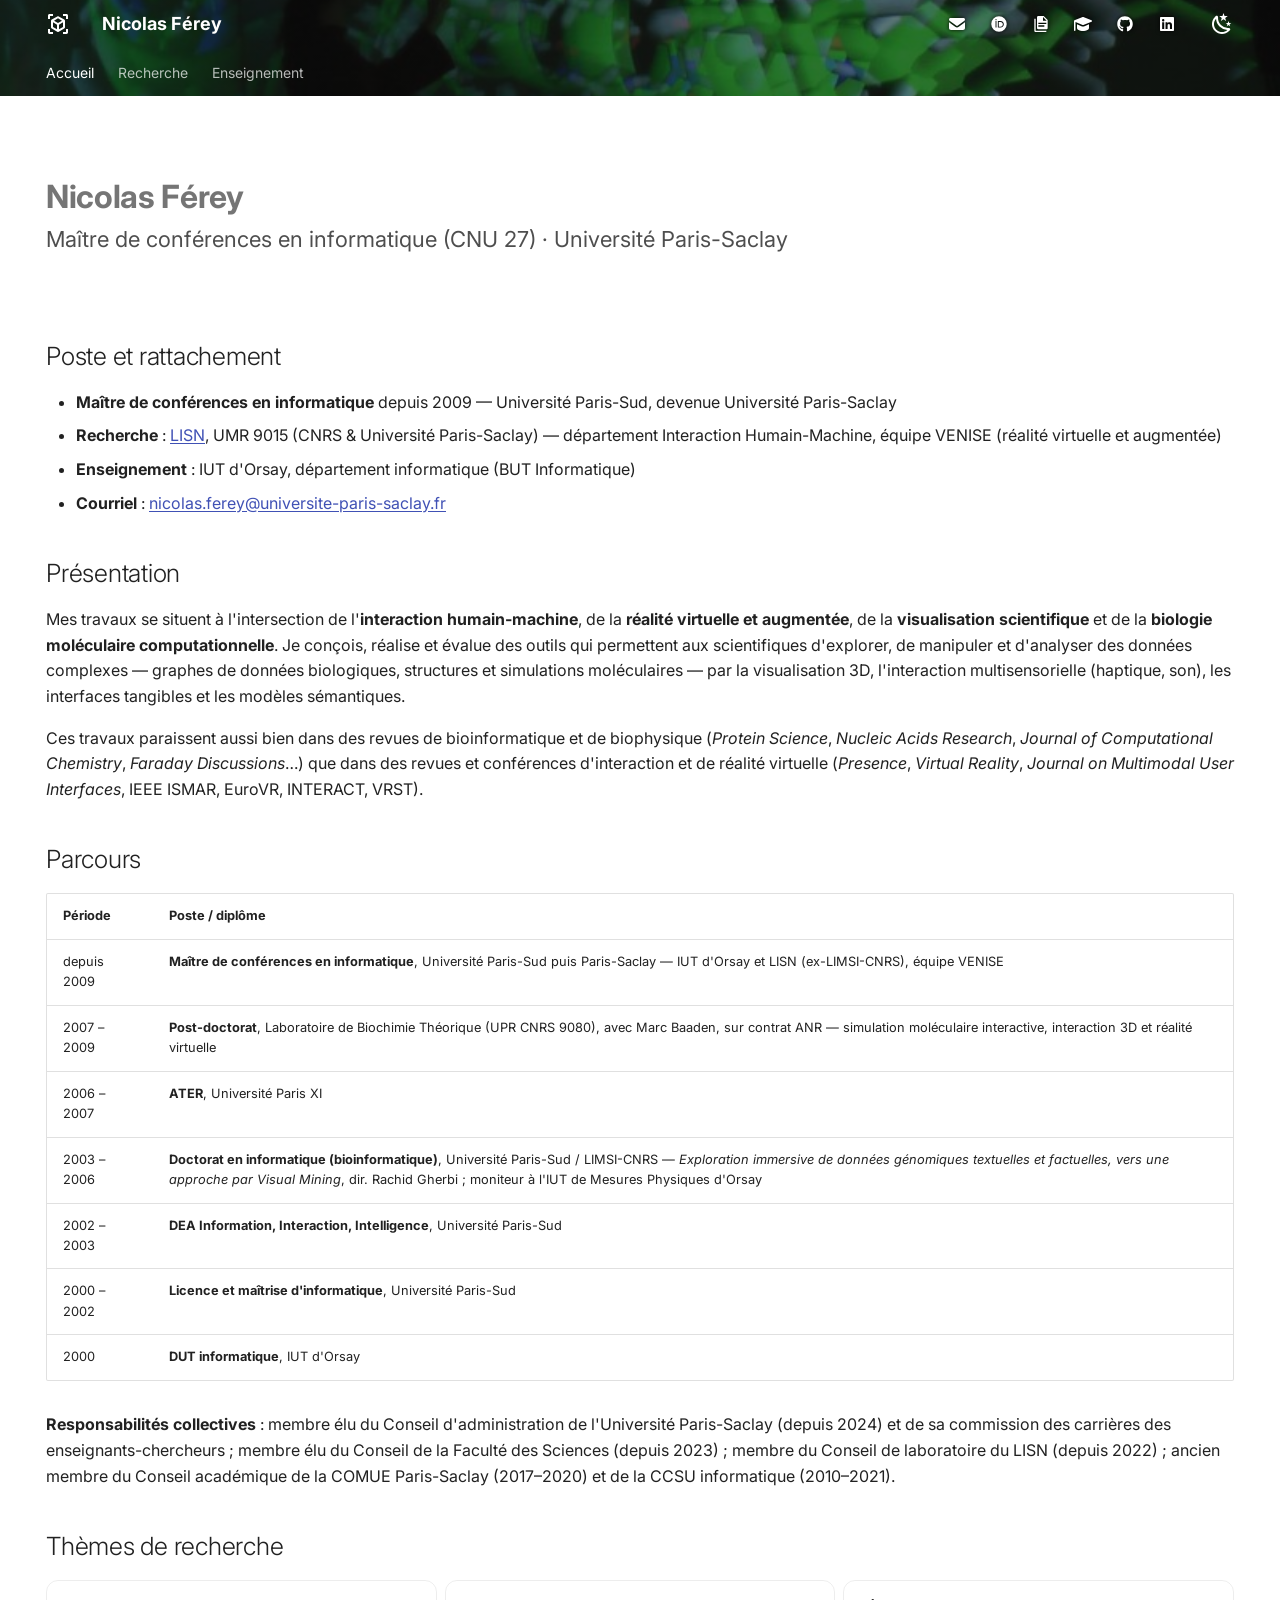
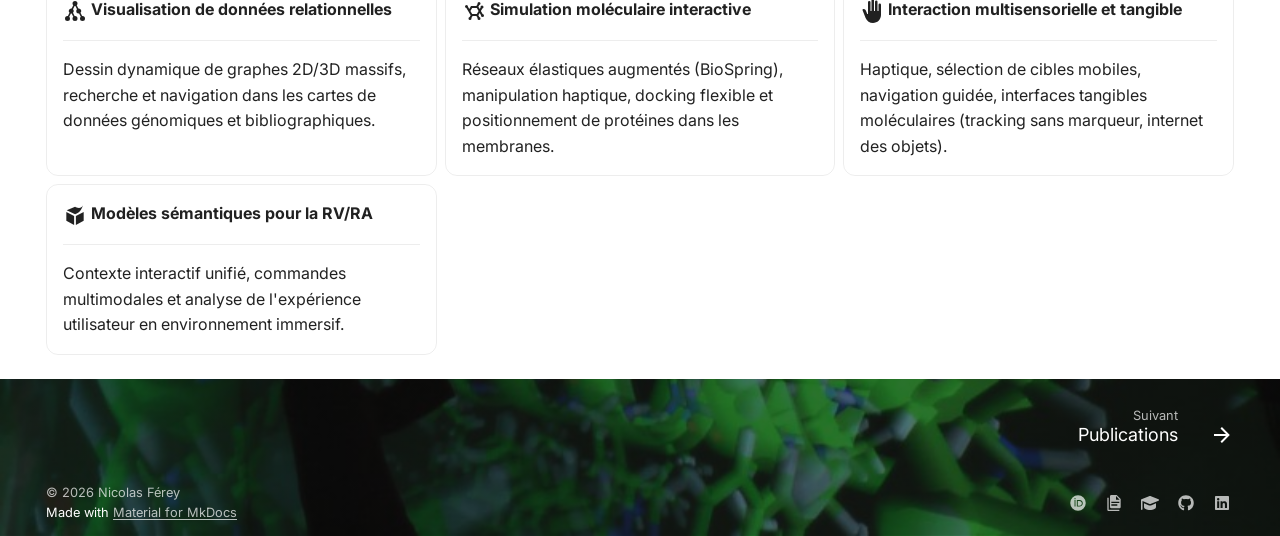
<file: index.html>
<!doctype html>
<html lang="fr" class="no-js">
  <head>
    
      <meta charset="utf-8">
      <meta name="viewport" content="width=device-width,initial-scale=1">
      
        <meta name="description" content="Maître de conférences en informatique, LISN / IUT d'Orsay — Université Paris-Saclay">
      
      
        <meta name="author" content="Nicolas Férey">
      
      
        <link rel="canonical" href="https://nicolasferey.github.io/">
      
      
      
        <link rel="next" href="publications/">
      
      
        
      
      
      <link rel="icon" href="assets/images/favicon.png">
      <meta name="generator" content="mkdocs-1.6.1, mkdocs-material-9.8.1">
    
    
      
        <title>Nicolas Férey</title>
      
    
    
      <link rel="stylesheet" href="assets/stylesheets/main.57a0d79d.min.css">
      
        
        <link rel="stylesheet" href="assets/stylesheets/palette.fb2fffe2.min.css">
      
      


    
    
      
    
    
      
        
        
        <link rel="preconnect" href="https://fonts.gstatic.com" crossorigin>
        <link rel="stylesheet" href="https://fonts.googleapis.com/css?family=Inter:300,300i,400,400i,700,700i%7CJetBrains+Mono:400,400i,700,700i&display=fallback">
        <style>:root{--md-text-font:"Inter";--md-code-font:"JetBrains Mono"}</style>
      
    
    
      <link rel="stylesheet" href="stylesheets/extra.css">
    
    <script>__md_scope=new URL(".",location),__md_hash=e=>[...e].reduce(((e,_)=>(e<<5)-e+_.charCodeAt(0)),0),__md_get=(e,_=localStorage,t=__md_scope)=>JSON.parse(_.getItem(t.pathname+"."+e)),__md_set=(e,_,t=localStorage,a=__md_scope)=>{try{t.setItem(a.pathname+"."+e,JSON.stringify(_))}catch(e){}}</script>
    
      

    
    
  </head>
  
  
    
    
      
    
    
    
    
    <body dir="ltr" data-md-color-scheme="default" data-md-color-primary="indigo" data-md-color-accent="teal">
  
    
    <input class="md-toggle" data-md-toggle="drawer" type="checkbox" id="__drawer" autocomplete="off">
    <input class="md-toggle" data-md-toggle="search" type="checkbox" id="__search" autocomplete="off">
    <label class="md-overlay" for="__drawer"></label>
    <div data-md-component="skip">
      
        
        <a href="#nicolas-ferey" class="md-skip">
          Aller au contenu
        </a>
      
    </div>
    <div data-md-component="announce">
      
    </div>
    
    
      

<header class="md-header" data-md-component="header">
  <nav class="md-header__inner md-grid" aria-label="En-tête">
    <a href="." title="Nicolas Férey" class="md-header__button md-logo" aria-label="Nicolas Férey" data-md-component="logo">
      
  
  <svg xmlns="http://www.w3.org/2000/svg" viewBox="0 0 24 24"><path d="M17 22v-2h3v-3h2v3.5c0 .39-.16.74-.46 1.04s-.65.46-1.04.46zM7 22H3.5c-.39 0-.74-.16-1.04-.46S2 20.89 2 20.5V17h2v3h3zM17 2h3.5c.39 0 .74.16 1.04.46s.46.65.46 1.04V7h-2V4h-3zM7 2v2H4v3H2V3.5c0-.39.16-.74.46-1.04S3.11 2 3.5 2zm6 15.25 4-2.3v-4.59l-4 2.3zm-1-6.33 4-2.29-4-2.35-4 2.35zm-5 4.03 4 2.3v-4.59l-4-2.3zm11.23-7.36c.5.32.77.75.77 1.32v6.32c0 .57-.27 1-.77 1.32l-5.48 3.18q-.75.48-1.5 0l-5.48-3.18c-.5-.32-.77-.75-.77-1.32V8.91c0-.57.27-1 .77-1.32l5.48-3.18c.25-.13.5-.19.75-.19s.5.06.75.19z"/></svg>

    </a>
    <label class="md-header__button md-icon" for="__drawer">
      
      <svg xmlns="http://www.w3.org/2000/svg" viewBox="0 0 24 24"><path d="M3 6h18v2H3zm0 5h18v2H3zm0 5h18v2H3z"/></svg>
    </label>
    <div class="md-header__title" data-md-component="header-title">
      <div class="md-header__ellipsis">
        <div class="md-header__topic">
          <span class="md-ellipsis">
            Nicolas Férey
          </span>
        </div>
        <div class="md-header__topic" data-md-component="header-topic">
          <span class="md-ellipsis">
            
              Accueil
            
          </span>
        </div>
      </div>
    </div>
    
      
        <form class="md-header__option" data-md-component="palette">
  
    
    
    
    <input class="md-option" data-md-color-media="(prefers-color-scheme: light)" data-md-color-scheme="default" data-md-color-primary="indigo" data-md-color-accent="teal"  aria-label="Passer en mode sombre"  type="radio" name="__palette" id="__palette_0">
    
      <label class="md-header__button md-icon" title="Passer en mode sombre" for="__palette_1" hidden>
        <svg xmlns="http://www.w3.org/2000/svg" viewBox="0 0 24 24"><path d="m17.75 4.09-2.53 1.94.91 3.06-2.63-1.81-2.63 1.81.91-3.06-2.53-1.94L12.44 4l1.06-3 1.06 3zm3.5 6.91-1.64 1.25.59 1.98-1.7-1.17-1.7 1.17.59-1.98L15.75 11l2.06-.05L18.5 9l.69 1.95zm-2.28 4.95c.83-.08 1.72 1.1 1.19 1.85-.32.45-.66.87-1.08 1.27C15.17 23 8.84 23 4.94 19.07c-3.91-3.9-3.91-10.24 0-14.14.4-.4.82-.76 1.27-1.08.75-.53 1.93.36 1.85 1.19-.27 2.86.69 5.83 2.89 8.02a9.96 9.96 0 0 0 8.02 2.89m-1.64 2.02a12.08 12.08 0 0 1-7.8-3.47c-2.17-2.19-3.33-5-3.49-7.82-2.81 3.14-2.7 7.96.31 10.98 3.02 3.01 7.84 3.12 10.98.31"/></svg>
      </label>
    
  
    
    
    
    <input class="md-option" data-md-color-media="(prefers-color-scheme: dark)" data-md-color-scheme="slate" data-md-color-primary="indigo" data-md-color-accent="teal"  aria-label="Passer en mode clair"  type="radio" name="__palette" id="__palette_1">
    
      <label class="md-header__button md-icon" title="Passer en mode clair" for="__palette_0" hidden>
        <svg xmlns="http://www.w3.org/2000/svg" viewBox="0 0 24 24"><path d="M12 7a5 5 0 0 1 5 5 5 5 0 0 1-5 5 5 5 0 0 1-5-5 5 5 0 0 1 5-5m0 2a3 3 0 0 0-3 3 3 3 0 0 0 3 3 3 3 0 0 0 3-3 3 3 0 0 0-3-3m0-7 2.39 3.42C13.65 5.15 12.84 5 12 5s-1.65.15-2.39.42zM3.34 7l4.16-.35A7.2 7.2 0 0 0 5.94 8.5c-.44.74-.69 1.5-.83 2.29zm.02 10 1.76-3.77a7.131 7.131 0 0 0 2.38 4.14zM20.65 7l-1.77 3.79a7.02 7.02 0 0 0-2.38-4.15zm-.01 10-4.14.36c.59-.51 1.12-1.14 1.54-1.86.42-.73.69-1.5.83-2.29zM12 22l-2.41-3.44c.74.27 1.55.44 2.41.44.82 0 1.63-.17 2.37-.44z"/></svg>
      </label>
    
  
</form>
      
    
    
      <script>var palette=__md_get("__palette");if(palette&&palette.color){if("(prefers-color-scheme)"===palette.color.media){var media=matchMedia("(prefers-color-scheme: light)"),input=document.querySelector(media.matches?"[data-md-color-media='(prefers-color-scheme: light)']":"[data-md-color-media='(prefers-color-scheme: dark)']");palette.color.media=input.getAttribute("data-md-color-media"),palette.color.scheme=input.getAttribute("data-md-color-scheme"),palette.color.primary=input.getAttribute("data-md-color-primary"),palette.color.accent=input.getAttribute("data-md-color-accent")}for(var[key,value]of Object.entries(palette.color))document.body.setAttribute("data-md-color-"+key,value)}</script>
    
    
    
    
  </nav>
  
</header>
    
    <div class="md-container" data-md-component="container">
      
      
        
          
            
<nav class="md-tabs" aria-label="Onglets" data-md-component="tabs">
  <div class="md-grid">
    <ul class="md-tabs__list">
      
        
  
  
  
    
  
  
    <li class="md-tabs__item md-tabs__item--active">
      <a href="." class="md-tabs__link">
        
  
  
    
  
  Accueil

      </a>
    </li>
  

      
        
  
  
  
  
    
    
      <li class="md-tabs__item">
        <a href="publications/" class="md-tabs__link">
          
  
  
    
  
  Recherche

        </a>
      </li>
    
  

      
        
  
  
  
  
    <li class="md-tabs__item">
      <a href="enseignement/" class="md-tabs__link">
        
  
  
    
  
  Enseignement

      </a>
    </li>
  

      
    </ul>
  </div>
</nav>
          
        
      
      <main class="md-main" data-md-component="main">
        <div class="md-main__inner md-grid">
          
            
              
                
              
              <div class="md-sidebar md-sidebar--primary" data-md-component="sidebar" data-md-type="navigation" hidden>
                <div class="md-sidebar__scrollwrap">
                  <div class="md-sidebar__inner">
                    


  


  

<nav class="md-nav md-nav--primary md-nav--lifted md-nav--integrated" aria-label="Navigation" data-md-level="0">
  <label class="md-nav__title" for="__drawer">
    <a href="." title="Nicolas Férey" class="md-nav__button md-logo" aria-label="Nicolas Férey" data-md-component="logo">
      
  
  <svg xmlns="http://www.w3.org/2000/svg" viewBox="0 0 24 24"><path d="M17 22v-2h3v-3h2v3.5c0 .39-.16.74-.46 1.04s-.65.46-1.04.46zM7 22H3.5c-.39 0-.74-.16-1.04-.46S2 20.89 2 20.5V17h2v3h3zM17 2h3.5c.39 0 .74.16 1.04.46s.46.65.46 1.04V7h-2V4h-3zM7 2v2H4v3H2V3.5c0-.39.16-.74.46-1.04S3.11 2 3.5 2zm6 15.25 4-2.3v-4.59l-4 2.3zm-1-6.33 4-2.29-4-2.35-4 2.35zm-5 4.03 4 2.3v-4.59l-4-2.3zm11.23-7.36c.5.32.77.75.77 1.32v6.32c0 .57-.27 1-.77 1.32l-5.48 3.18q-.75.48-1.5 0l-5.48-3.18c-.5-.32-.77-.75-.77-1.32V8.91c0-.57.27-1 .77-1.32l5.48-3.18c.25-.13.5-.19.75-.19s.5.06.75.19z"/></svg>

    </a>
    Nicolas Férey
  </label>
  
  <ul class="md-nav__list" data-md-scrollfix>
    
      
      
  
  
    
  
  
  
    <li class="md-nav__item md-nav__item--active">
      
      <input class="md-nav__toggle md-toggle" type="checkbox" id="__toc">
      
      
        
      
      
        <label class="md-nav__link md-nav__link--active" for="__toc">
          
  
  
  <span class="md-ellipsis">
    
  
    Accueil
  

    
  </span>
  
  

          <span class="md-nav__icon md-icon"></span>
        </label>
      
      <a href="." class="md-nav__link md-nav__link--active">
        
  
  
  <span class="md-ellipsis">
    
  
    Accueil
  

    
  </span>
  
  

      </a>
      
        

<nav class="md-nav md-nav--secondary" aria-label="Table des matières">
  
  
  
    
  
  
    <label class="md-nav__title" for="__toc">
      <span class="md-nav__icon md-icon"></span>
      Table des matières
    </label>
    <ul class="md-nav__list" data-md-component="toc" data-md-scrollfix>
      
        <li class="md-nav__item">
  <a href="#poste-et-rattachement" class="md-nav__link">
    <span class="md-ellipsis">
      
        Poste et rattachement
      
    </span>
  </a>
  
</li>
      
        <li class="md-nav__item">
  <a href="#presentation" class="md-nav__link">
    <span class="md-ellipsis">
      
        Présentation
      
    </span>
  </a>
  
</li>
      
        <li class="md-nav__item">
  <a href="#parcours" class="md-nav__link">
    <span class="md-ellipsis">
      
        Parcours
      
    </span>
  </a>
  
</li>
      
        <li class="md-nav__item">
  <a href="#themes-de-recherche" class="md-nav__link">
    <span class="md-ellipsis">
      
        Thèmes de recherche
      
    </span>
  </a>
  
</li>
      
    </ul>
  
</nav>
      
    </li>
  

    
      
      
  
  
  
  
    
    
      
        
      
        
      
        
      
    
    
    
      
      
    
    
    <li class="md-nav__item md-nav__item--nested">
      
        
        
        <input class="md-nav__toggle md-toggle " type="checkbox" id="__nav_2" >
        
          
          <label class="md-nav__link" for="__nav_2" id="__nav_2_label" tabindex="0">
            
  
  
  <span class="md-ellipsis">
    
  
    Recherche
  

    
  </span>
  
  

            <span class="md-nav__icon md-icon"></span>
          </label>
        
        <nav class="md-nav" data-md-level="1" aria-labelledby="__nav_2_label" aria-expanded="false">
          <label class="md-nav__title" for="__nav_2">
            <span class="md-nav__icon md-icon"></span>
            
  
    Recherche
  

          </label>
          <ul class="md-nav__list" data-md-scrollfix>
            
              
                
  
  
  
  
    <li class="md-nav__item">
      <a href="publications/" class="md-nav__link">
        
  
  
  <span class="md-ellipsis">
    
  
    Publications
  

    
  </span>
  
  

      </a>
    </li>
  

              
            
              
                
  
  
  
  
    
    
      
        
          
        
      
        
      
        
      
        
      
        
      
        
      
        
      
    
    
    
      
      
    
    
    <li class="md-nav__item md-nav__item--nested">
      
        
        
        <input class="md-nav__toggle md-toggle " type="checkbox" id="__nav_2_2" >
        
          
          <div class="md-nav__link md-nav__container">
            <a href="projets/" class="md-nav__link ">
              
  
  
  <span class="md-ellipsis">
    
  
    Projets
  

    
  </span>
  
  

            </a>
            
              
              <label class="md-nav__link " for="__nav_2_2" id="__nav_2_2_label" tabindex="0">
                <span class="md-nav__icon md-icon"></span>
              </label>
            
          </div>
        
        <nav class="md-nav" data-md-level="2" aria-labelledby="__nav_2_2_label" aria-expanded="false">
          <label class="md-nav__title" for="__nav_2_2">
            <span class="md-nav__icon md-icon"></span>
            
  
    Projets
  

          </label>
          <ul class="md-nav__list" data-md-scrollfix>
            
              
            
              
                
  
  
  
  
    <li class="md-nav__item">
      <a href="projets/pirate/" class="md-nav__link">
        
  
  
  <span class="md-ellipsis">
    
  
    ANR PIRATE
  

    
  </span>
  
  

      </a>
    </li>
  

              
            
              
                
  
  
  
  
    <li class="md-nav__item">
      <a href="projets/biotinint/" class="md-nav__link">
        
  
  
  <span class="md-ellipsis">
    
  
    BioTIN'INT
  

    
  </span>
  
  

      </a>
    </li>
  

              
            
              
                
  
  
  
  
    <li class="md-nav__item">
      <a href="projets/ucb-biopharma/" class="md-nav__link">
        
  
  
  <span class="md-ellipsis">
    
  
    UCB BioPharma
  

    
  </span>
  
  

      </a>
    </li>
  

              
            
              
                
  
  
  
  
    <li class="md-nav__item">
      <a href="projets/fluidmeat/" class="md-nav__link">
        
  
  
  <span class="md-ellipsis">
    
  
    FluidMeAT
  

    
  </span>
  
  

      </a>
    </li>
  

              
            
              
                
  
  
  
  
    <li class="md-nav__item">
      <a href="projets/exaviz/" class="md-nav__link">
        
  
  
  <span class="md-ellipsis">
    
  
    ANR ExaViz
  

    
  </span>
  
  

      </a>
    </li>
  

              
            
              
                
  
  
  
  
    <li class="md-nav__item">
      <a href="projets/corsaire/" class="md-nav__link">
        
  
  
  <span class="md-ellipsis">
    
  
    ANR CoRSAIRe
  

    
  </span>
  
  

      </a>
    </li>
  

              
            
          </ul>
        </nav>
      
    </li>
  

              
            
              
                
  
  
  
  
    
    
      
        
          
        
      
        
      
        
      
    
    
    
      
      
    
    
    <li class="md-nav__item md-nav__item--nested">
      
        
        
        <input class="md-nav__toggle md-toggle " type="checkbox" id="__nav_2_3" >
        
          
          <div class="md-nav__link md-nav__container">
            <a href="logiciels/" class="md-nav__link ">
              
  
  
  <span class="md-ellipsis">
    
  
    Logiciels
  

    
  </span>
  
  

            </a>
            
              
              <label class="md-nav__link " for="__nav_2_3" id="__nav_2_3_label" tabindex="0">
                <span class="md-nav__icon md-icon"></span>
              </label>
            
          </div>
        
        <nav class="md-nav" data-md-level="2" aria-labelledby="__nav_2_3_label" aria-expanded="false">
          <label class="md-nav__title" for="__nav_2_3">
            <span class="md-nav__icon md-icon"></span>
            
  
    Logiciels
  

          </label>
          <ul class="md-nav__list" data-md-scrollfix>
            
              
            
              
                
  
  
  
  
    <li class="md-nav__item">
      <a href="logiciels/biospring/" class="md-nav__link">
        
  
  
  <span class="md-ellipsis">
    
  
    BioSpring
  

    
  </span>
  
  

      </a>
    </li>
  

              
            
              
                
  
  
  
  
    <li class="md-nav__item">
      <a href="logiciels/unitymol/" class="md-nav__link">
        
  
  
  <span class="md-ellipsis">
    
  
    UnityMol
  

    
  </span>
  
  

      </a>
    </li>
  

              
            
          </ul>
        </nav>
      
    </li>
  

              
            
          </ul>
        </nav>
      
    </li>
  

    
      
      
  
  
  
  
    <li class="md-nav__item">
      <a href="enseignement/" class="md-nav__link">
        
  
  
  <span class="md-ellipsis">
    
  
    Enseignement
  

    
  </span>
  
  

      </a>
    </li>
  

    
  </ul>
</nav>
                  </div>
                </div>
              </div>
            
            
          
          
            <div class="md-content" data-md-component="content">
              
              <article class="md-content__inner md-typeset">
                
                  
  




<div class="hero">
<h1 id="nicolas-ferey">Nicolas Férey<a class="headerlink" href="#nicolas-ferey" title="Permanent link">&para;</a></h1>
<p class="subtitle">Maître de conférences en informatique (CNU 27) · Université Paris-Saclay</p>
</div>
<h2 id="poste-et-rattachement">Poste et rattachement<a class="headerlink" href="#poste-et-rattachement" title="Permanent link">&para;</a></h2>
<ul>
<li><strong>Maître de conférences en informatique</strong> depuis 2009 — Université Paris-Sud, devenue Université Paris-Saclay</li>
<li><strong>Recherche</strong> : <a href="https://www.lisn.upsaclay.fr/">LISN</a>, UMR 9015 (CNRS &amp; Université Paris-Saclay) — département Interaction Humain-Machine, équipe VENISE (réalité virtuelle et augmentée)</li>
<li><strong>Enseignement</strong> : IUT d'Orsay, département informatique (BUT Informatique)</li>
<li><strong>Courriel</strong> : <a class="js-mail" href="#" data-u="yeref.salocin" data-d="rf.yalcas-sirap-etisrevinu" data-text="1">nicolas.ferey [at] universite-paris-saclay [point] fr</a></li>
</ul>
<h2 id="presentation">Présentation<a class="headerlink" href="#presentation" title="Permanent link">&para;</a></h2>
<p>Mes travaux se situent à l'intersection de l'<strong>interaction humain-machine</strong>, de la
<strong>réalité virtuelle et augmentée</strong>, de la <strong>visualisation scientifique</strong> et de la
<strong>biologie moléculaire computationnelle</strong>. Je conçois, réalise et évalue des outils
qui permettent aux scientifiques d'explorer, de manipuler et d'analyser des données
complexes — graphes de données biologiques, structures et simulations moléculaires —
par la visualisation 3D, l'interaction multisensorielle (haptique, son), les
interfaces tangibles et les modèles sémantiques.</p>
<p>Ces travaux paraissent aussi bien dans des revues de bioinformatique et de
biophysique (<em>Protein Science</em>, <em>Nucleic Acids Research</em>, <em>Journal of Computational
Chemistry</em>, <em>Faraday Discussions</em>…) que dans des revues et conférences d'interaction
et de réalité virtuelle (<em>Presence</em>, <em>Virtual Reality</em>, <em>Journal on Multimodal User
Interfaces</em>, IEEE ISMAR, EuroVR, INTERACT, VRST).</p>
<h2 id="parcours">Parcours<a class="headerlink" href="#parcours" title="Permanent link">&para;</a></h2>
<table>
<thead>
<tr>
<th>Période</th>
<th>Poste / diplôme</th>
</tr>
</thead>
<tbody>
<tr>
<td>depuis 2009</td>
<td><strong>Maître de conférences en informatique</strong>, Université Paris-Sud puis Paris-Saclay — IUT d'Orsay et LISN (ex-LIMSI-CNRS), équipe VENISE</td>
</tr>
<tr>
<td>2007 – 2009</td>
<td><strong>Post-doctorat</strong>, Laboratoire de Biochimie Théorique (UPR CNRS 9080), avec Marc Baaden, sur contrat ANR — simulation moléculaire interactive, interaction 3D et réalité virtuelle</td>
</tr>
<tr>
<td>2006 – 2007</td>
<td><strong>ATER</strong>, Université Paris XI</td>
</tr>
<tr>
<td>2003 – 2006</td>
<td><strong>Doctorat en informatique (bioinformatique)</strong>, Université Paris-Sud / LIMSI-CNRS — <em>Exploration immersive de données génomiques textuelles et factuelles, vers une approche par Visual Mining</em>, dir. Rachid Gherbi ; moniteur à l'IUT de Mesures Physiques d'Orsay</td>
</tr>
<tr>
<td>2002 – 2003</td>
<td><strong>DEA Information, Interaction, Intelligence</strong>, Université Paris-Sud</td>
</tr>
<tr>
<td>2000 – 2002</td>
<td><strong>Licence et maîtrise d'informatique</strong>, Université Paris-Sud</td>
</tr>
<tr>
<td>2000</td>
<td><strong>DUT informatique</strong>, IUT d'Orsay</td>
</tr>
</tbody>
</table>
<p><strong>Responsabilités collectives</strong> : membre élu du Conseil d'administration de
l'Université Paris-Saclay (depuis 2024) et de sa commission des carrières des
enseignants-chercheurs ; membre élu du Conseil de la Faculté des Sciences (depuis
2023) ; membre du Conseil de laboratoire du LISN (depuis 2022) ; ancien membre du
Conseil académique de la COMUE Paris-Saclay (2017–2020) et de la CCSU informatique
(2010–2021).</p>
<h2 id="themes-de-recherche">Thèmes de recherche<a class="headerlink" href="#themes-de-recherche" title="Permanent link">&para;</a></h2>
<div class="grid cards">
<ul>
<li>
<p><span class="twemoji lg middle"><svg xmlns="http://www.w3.org/2000/svg" viewBox="0 0 24 24"><path d="M19.5 17c-.13 0-.26 0-.39.04l-1.61-3.25a2.5 2.5 0 0 0-1.75-4.29c-.13 0-.25 0-.39.04l-1.63-3.25c.48-.45.77-1.08.77-1.79a2.5 2.5 0 0 0-5 0c0 .71.29 1.34.76 1.79L8.64 9.54c-.14-.04-.26-.04-.39-.04a2.5 2.5 0 0 0-1.75 4.29l-1.61 3.25C4.76 17 4.63 17 4.5 17a2.5 2.5 0 0 0 0 5A2.5 2.5 0 0 0 7 19.5c0-.7-.29-1.34-.76-1.79l1.62-3.25c.14.04.26.04.39.04s.25 0 .39-.04l1.63 3.25c-.47.45-.77 1.09-.77 1.79a2.5 2.5 0 0 0 5 0A2.5 2.5 0 0 0 12 17c-.13 0-.26 0-.39.04L10 13.79c.46-.45.75-1.08.75-1.79s-.29-1.34-.75-1.79l1.61-3.25c.13.04.26.04.39.04s.26 0 .39-.04L14 10.21c-.45.45-.75 1.09-.75 1.79a2.5 2.5 0 0 0 2.5 2.5c.13 0 .25 0 .39-.04l1.63 3.25c-.47.45-.77 1.09-.77 1.79a2.5 2.5 0 0 0 5 0 2.5 2.5 0 0 0-2.5-2.5"/></svg></span> <strong>Visualisation de données relationnelles</strong></p>
<hr />
<p>Dessin dynamique de graphes 2D/3D massifs, recherche et navigation dans les
cartes de données génomiques et bibliographiques.</p>
</li>
<li>
<p><span class="twemoji lg middle"><svg xmlns="http://www.w3.org/2000/svg" viewBox="0 0 24 24"><path d="M7.27 10 9 7h5.42l1.16-2-.08-.5A1.5 1.5 0 0 1 17 3a1.5 1.5 0 0 1 1.5 1.5c0 .71-.5 1.31-1.17 1.46l-.96 1.67L17.73 10l.86-1.5-.09-.5A1.5 1.5 0 0 1 20 6.5 1.5 1.5 0 0 1 21.5 8c0 .71-.5 1.3-1.15 1.46L18.89 12l1.73 3c.77.07 1.38.71 1.38 1.5a1.5 1.5 0 0 1-1.5 1.5 1.5 1.5 0 0 1-1.5-1.5v-.26L17.73 14l-1.36 2.37.96 1.67a1.5 1.5 0 0 1 1.17 1.46A1.5 1.5 0 0 1 17 21a1.5 1.5 0 0 1-1.5-1.5l.08-.5-1.16-2h-3.84l-1.16 2 .08.5A1.5 1.5 0 0 1 8 21a1.5 1.5 0 0 1-1.5-1.5c0-.71.5-1.31 1.17-1.46l.96-1.67L4.38 9C3.61 8.93 3 8.29 3 7.5A1.5 1.5 0 0 1 4.5 6 1.5 1.5 0 0 1 6 7.5v.26zm2.88-1-1.73 3 1.73 3h4.7l1.73-3-1.73-3z"/></svg></span> <strong>Simulation moléculaire interactive</strong></p>
<hr />
<p>Réseaux élastiques augmentés (BioSpring), manipulation haptique,
docking flexible et positionnement de protéines dans les membranes.</p>
</li>
<li>
<p><span class="twemoji lg middle"><svg xmlns="http://www.w3.org/2000/svg" viewBox="0 0 24 24"><path d="M13 24c-3.26 0-6.19-2-7.4-5l-3.03-7.63a1 1 0 0 1 1.24-1.32l.79.26c.56.19 1.02.61 1.24 1.16L7.25 15H8V3.25a1.25 1.25 0 0 1 2.5 0V12h1V1.25a1.25 1.25 0 0 1 2.5 0V12h1V2.75a1.25 1.25 0 0 1 2.5 0V12h1V5.75a1.25 1.25 0 0 1 2.5 0V16c0 4.42-3.58 8-8 8"/></svg></span> <strong>Interaction multisensorielle et tangible</strong></p>
<hr />
<p>Haptique, sélection de cibles mobiles, navigation guidée, interfaces
tangibles moléculaires (tracking sans marqueur, internet des objets).</p>
</li>
<li>
<p><span class="twemoji lg middle"><svg xmlns="http://www.w3.org/2000/svg" viewBox="0 0 24 24"><path d="M12.9 4.22C18.73 6.84 20 2 20 2s-1.11 6.07-6.21 8.55c-1.04.51-1.69.78-1.69.78L3.73 7.25l8.37-3.43s-.2-.06.8.4M11.12 22l-7.79-4.22V9.07l7.79 3.97zm1.76 0 7.8-4.22V9.07l-7.8 3.97z"/></svg></span> <strong>Modèles sémantiques pour la RV/RA</strong></p>
<hr />
<p>Contexte interactif unifié, commandes multimodales et analyse de
l'expérience utilisateur en environnement immersif.</p>
</li>
</ul>
</div>







  
  




  



                
              </article>
            </div>
          
          
  <script>var tabs=__md_get("__tabs");if(Array.isArray(tabs))e:for(var set of document.querySelectorAll(".tabbed-set")){var labels=set.querySelector(".tabbed-labels");for(var tab of tabs)for(var label of labels.getElementsByTagName("label"))if(label.innerText.trim()===tab){var input=document.getElementById(label.htmlFor);input.checked=!0;continue e}}</script>

<script>var target=document.getElementById(location.hash.slice(1));target&&target.name&&(target.checked=target.name.startsWith("__tabbed_"))</script>
        </div>
        
          <button type="button" class="md-top md-icon" data-md-component="top" hidden>
  
  <svg xmlns="http://www.w3.org/2000/svg" viewBox="0 0 24 24"><path d="M13 20h-2V8l-5.5 5.5-1.42-1.42L12 4.16l7.92 7.92-1.42 1.42L13 8z"/></svg>
  Retour en haut de la page
</button>
        
      </main>
      
        <footer class="md-footer">
  
    
      
        
      
      <nav class="md-footer__inner md-grid" aria-label="Pied de page" >
        
        
          
          <a href="publications/" class="md-footer__link md-footer__link--next" aria-label="Suivant: Publications">
            <div class="md-footer__title">
              <span class="md-footer__direction">
                Suivant
              </span>
              <div class="md-ellipsis">
                Publications
              </div>
            </div>
            <div class="md-footer__button md-icon">
              
              <svg xmlns="http://www.w3.org/2000/svg" viewBox="0 0 24 24"><path d="M4 11v2h12l-5.5 5.5 1.42 1.42L19.84 12l-7.92-7.92L10.5 5.5 16 11z"/></svg>
            </div>
          </a>
        
      </nav>
    
  
  <div class="md-footer-meta md-typeset">
    <div class="md-footer-meta__inner md-grid">
      <div class="md-copyright">
  
    <div class="md-copyright__highlight">
      © 2026 Nicolas Férey
    </div>
  
  
    Made with
    <a href="https://squidfunk.github.io/mkdocs-material/" target="_blank" rel="noopener">
      Material for MkDocs
    </a>
  
</div>
      
        
<div class="md-social">
  
    
    
    
    
    <a href="https://orcid.org/0000-0002-7713-001X" target="_blank" rel="noopener" title="ORCID" class="md-social__link">
      <svg xmlns="http://www.w3.org/2000/svg" viewBox="0 0 512 512"><!--! Font Awesome Free 7.1.0 by @fontawesome - https://fontawesome.com License - https://fontawesome.com/license/free (Icons: CC BY 4.0, Fonts: SIL OFL 1.1, Code: MIT License) Copyright 2025 Fonticons, Inc.--><path d="M294.7 188.2h-45.9V342h47.5c67.6 0 83.1-51.3 83.1-76.9 0-41.6-26.5-76.9-84.7-76.9M256 8a248 248 0 1 0 0 496 248 248 0 1 0 0-496m-80.8 360.8h-29.8V161.3h29.8zM160.3 98.5a19.6 19.6 0 1 1 0 39.2 19.6 19.6 0 1 1 0-39.2M300 369h-81V161.3h80.6c76.7 0 110.4 54.8 110.4 103.9 0 53.3-41.7 103.9-110 103.9z"/></svg>
    </a>
  
    
    
    
    
    <a href="https://cv.hal.science/nicolas-ferey" target="_blank" rel="noopener" title="HAL" class="md-social__link">
      <svg xmlns="http://www.w3.org/2000/svg" viewBox="0 0 24 24"><path d="M4 4v18h16v2H4c-1.1 0-2-.9-2-2V4zm11 3h5.5L15 1.5zM8 0h8l6 6v12c0 1.11-.89 2-2 2H8a2 2 0 0 1-2-2V2c0-1.11.89-2 2-2m9 16v-2H8v2zm3-4v-2H8v2z"/></svg>
    </a>
  
    
    
    
    
    <a href="https://scholar.google.com/citations?user=lXethhQAAAAJ" target="_blank" rel="noopener" title="Google Scholar" class="md-social__link">
      <svg xmlns="http://www.w3.org/2000/svg" viewBox="0 0 576 512"><!--! Font Awesome Free 7.1.0 by @fontawesome - https://fontawesome.com License - https://fontawesome.com/license/free (Icons: CC BY 4.0, Fonts: SIL OFL 1.1, Code: MIT License) Copyright 2025 Fonticons, Inc.--><path d="m48 195.8 209.2 86.1c9.8 4 20.2 6.1 30.8 6.1s21-2.1 30.8-6.1l242.4-99.8c9-3.7 14.8-12.4 14.8-22.1s-5.8-18.4-14.8-22.1L318.8 38.1c-9.8-4-20.2-6.1-30.8-6.1s-21 2.1-30.8 6.1L14.8 137.9C5.8 141.6 0 150.3 0 160v296c0 13.3 10.7 24 24 24s24-10.7 24-24zm48 71.7V384c0 53 86 96 192 96s192-43 192-96V267.4l-142.9 58.9c-15.6 6.4-32.2 9.7-49.1 9.7s-33.5-3.3-49.1-9.7L96 267.4z"/></svg>
    </a>
  
    
    
    
    
    <a href="https://github.com/nicolasferey" target="_blank" rel="noopener" title="GitHub" class="md-social__link">
      <svg xmlns="http://www.w3.org/2000/svg" viewBox="0 0 512 512"><!--! Font Awesome Free 7.1.0 by @fontawesome - https://fontawesome.com License - https://fontawesome.com/license/free (Icons: CC BY 4.0, Fonts: SIL OFL 1.1, Code: MIT License) Copyright 2025 Fonticons, Inc.--><path d="M173.9 397.4c0 2-2.3 3.6-5.2 3.6-3.3.3-5.6-1.3-5.6-3.6 0-2 2.3-3.6 5.2-3.6 3-.3 5.6 1.3 5.6 3.6m-31.1-4.5c-.7 2 1.3 4.3 4.3 4.9 2.6 1 5.6 0 6.2-2s-1.3-4.3-4.3-5.2c-2.6-.7-5.5.3-6.2 2.3m44.2-1.7c-2.9.7-4.9 2.6-4.6 4.9.3 2 2.9 3.3 5.9 2.6 2.9-.7 4.9-2.6 4.6-4.6-.3-1.9-3-3.2-5.9-2.9M252.8 8C114.1 8 8 113.3 8 252c0 110.9 69.8 205.8 169.5 239.2 12.8 2.3 17.3-5.6 17.3-12.1 0-6.2-.3-40.4-.3-61.4 0 0-70 15-84.7-29.8 0 0-11.4-29.1-27.8-36.6 0 0-22.9-15.7 1.6-15.4 0 0 24.9 2 38.6 25.8 21.9 38.6 58.6 27.5 72.9 20.9 2.3-16 8.8-27.1 16-33.7-55.9-6.2-112.3-14.3-112.3-110.5 0-27.5 7.6-41.3 23.6-58.9-2.6-6.5-11.1-33.3 2.6-67.9 20.9-6.5 69 27 69 27 20-5.6 41.5-8.5 62.8-8.5s42.8 2.9 62.8 8.5c0 0 48.1-33.6 69-27 13.7 34.7 5.2 61.4 2.6 67.9 16 17.7 25.8 31.5 25.8 58.9 0 96.5-58.9 104.2-114.8 110.5 9.2 7.9 17 22.9 17 46.4 0 33.7-.3 75.4-.3 83.6 0 6.5 4.6 14.4 17.3 12.1C436.2 457.8 504 362.9 504 252 504 113.3 391.5 8 252.8 8M105.2 352.9c-1.3 1-1 3.3.7 5.2 1.6 1.6 3.9 2.3 5.2 1 1.3-1 1-3.3-.7-5.2-1.6-1.6-3.9-2.3-5.2-1m-10.8-8.1c-.7 1.3.3 2.9 2.3 3.9 1.6 1 3.6.7 4.3-.7.7-1.3-.3-2.9-2.3-3.9-2-.6-3.6-.3-4.3.7m32.4 35.6c-1.6 1.3-1 4.3 1.3 6.2 2.3 2.3 5.2 2.6 6.5 1 1.3-1.3.7-4.3-1.3-6.2-2.2-2.3-5.2-2.6-6.5-1m-11.4-14.7c-1.6 1-1.6 3.6 0 5.9s4.3 3.3 5.6 2.3c1.6-1.3 1.6-3.9 0-6.2-1.4-2.3-4-3.3-5.6-2"/></svg>
    </a>
  
    
    
    
    
    <a href="https://www.linkedin.com/in/nicolas-ferey-67473118/" target="_blank" rel="noopener" title="LinkedIn" class="md-social__link">
      <svg xmlns="http://www.w3.org/2000/svg" viewBox="0 0 448 512"><!--! Font Awesome Free 7.1.0 by @fontawesome - https://fontawesome.com License - https://fontawesome.com/license/free (Icons: CC BY 4.0, Fonts: SIL OFL 1.1, Code: MIT License) Copyright 2025 Fonticons, Inc.--><path d="M416 32H31.9C14.3 32 0 46.5 0 64.3v383.4C0 465.5 14.3 480 31.9 480H416c17.6 0 32-14.5 32-32.3V64.3c0-17.8-14.4-32.3-32-32.3M135.4 416H69V202.2h66.5V416zM102.2 96a38.5 38.5 0 1 1 0 77 38.5 38.5 0 1 1 0-77m282.1 320h-66.4V312c0-24.8-.5-56.7-34.5-56.7-34.6 0-39.9 27-39.9 54.9V416h-66.4V202.2h63.7v29.2h.9c8.9-16.8 30.6-34.5 62.9-34.5 67.2 0 79.7 44.3 79.7 101.9z"/></svg>
    </a>
  
</div>
      
    </div>
  </div>
</footer>
      
    </div>
    <div class="md-dialog" data-md-component="dialog">
      <div class="md-dialog__inner md-typeset"></div>
    </div>
    
    
    
      
      
      <script id="__config" type="application/json">{"annotate": null, "base": ".", "features": ["navigation.tabs", "navigation.indexes", "navigation.top", "navigation.footer", "content.tabs.link", "toc.integrate"], "search": "assets/javascripts/workers/search.a7633da7.min.js", "tags": null, "translations": {"clipboard.copied": "Copi\u00e9 dans le presse-papier", "clipboard.copy": "Copier dans le presse-papier", "search.result.more.one": "1 de plus sur cette page", "search.result.more.other": "# de plus sur cette page", "search.result.none": "Aucun document trouv\u00e9", "search.result.one": "1 document trouv\u00e9", "search.result.other": "# documents trouv\u00e9s", "search.result.placeholder": "Taper pour d\u00e9marrer la recherche", "search.result.term.missing": "Non trouv\u00e9", "select.version": "S\u00e9lectionner la version"}, "version": null}</script>
    
    
      <script src="assets/javascripts/bundle.a5f9d56c.min.js"></script>
      
        <script src="javascripts/mail.js"></script>
      
        <script src="javascripts/header.js"></script>
      
        <script src="javascripts/a11y.js"></script>
      
    
  </body>
</html>
</file>
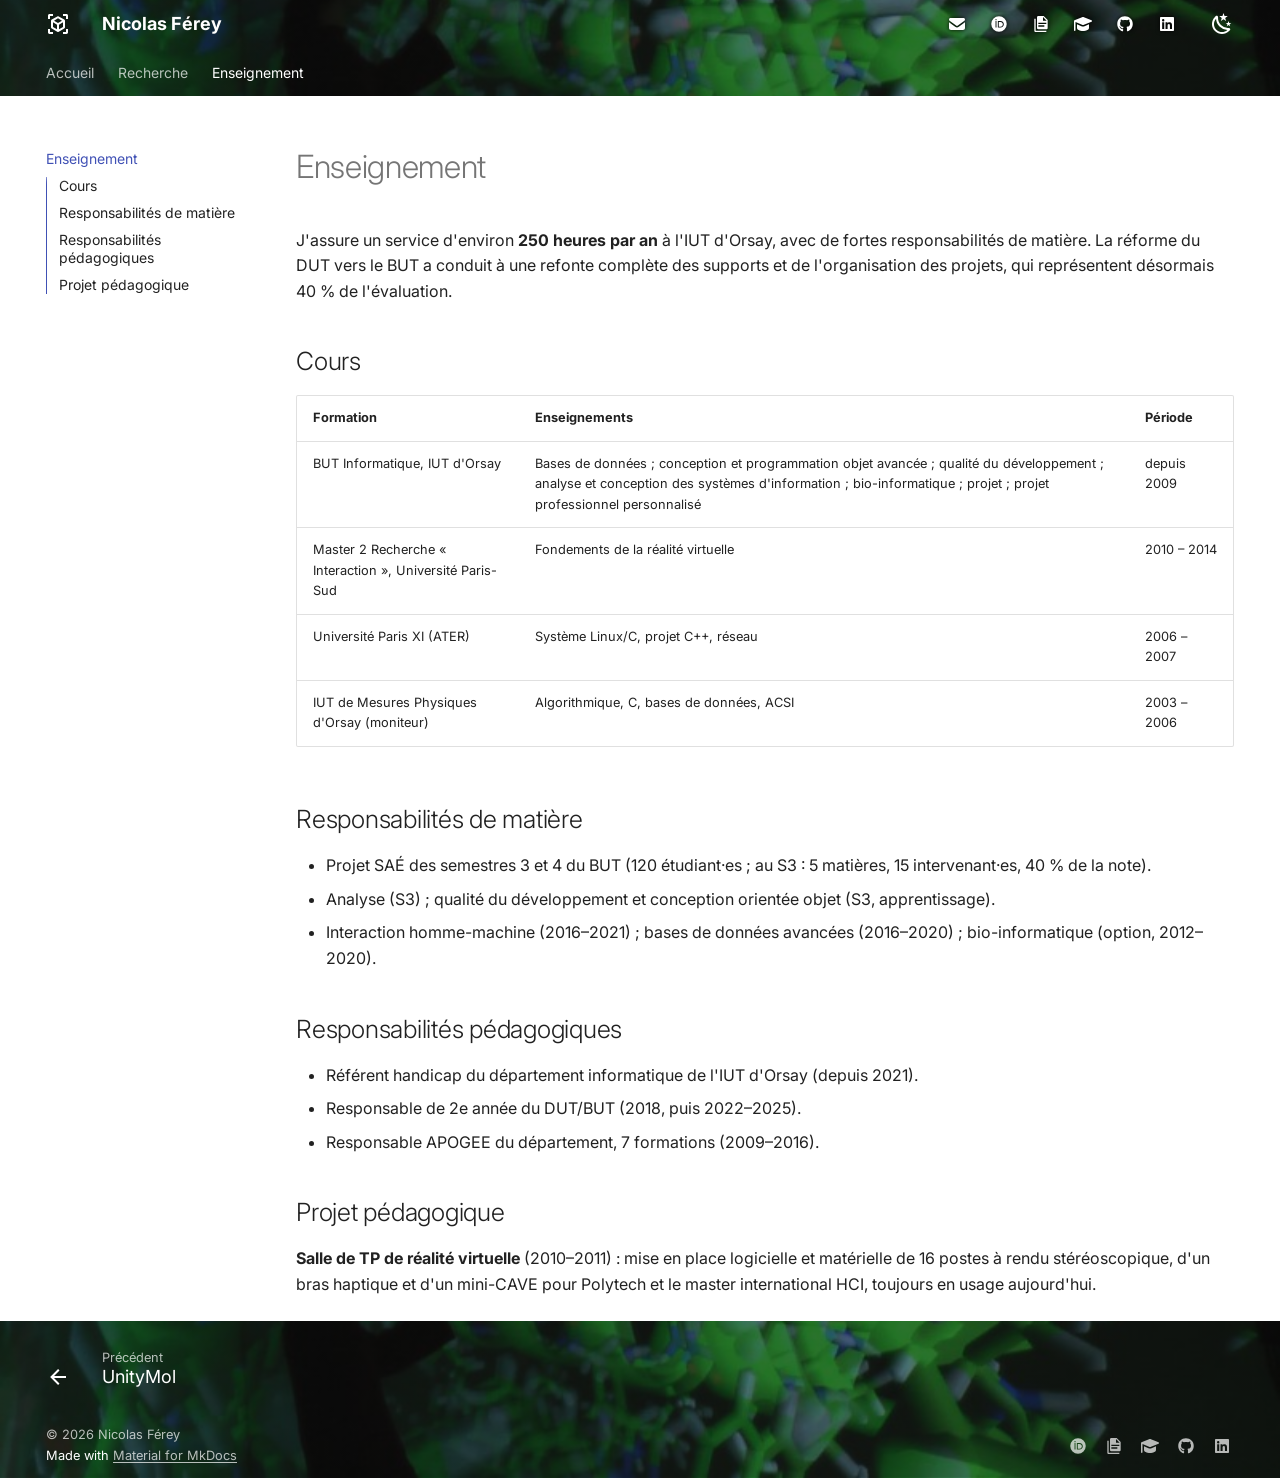
<file: enseignement/index.html>
<!doctype html>
<html lang="fr" class="no-js">
  <head>
    
      <meta charset="utf-8">
      <meta name="viewport" content="width=device-width,initial-scale=1">
      
        <meta name="description" content="Maître de conférences en informatique, LISN / IUT d'Orsay — Université Paris-Saclay">
      
      
        <meta name="author" content="Nicolas Férey">
      
      
        <link rel="canonical" href="https://nicolasferey.github.io/enseignement/">
      
      
        <link rel="prev" href="../logiciels/unitymol/">
      
      
      
        
      
      
      <link rel="icon" href="../assets/images/favicon.png">
      <meta name="generator" content="mkdocs-1.6.1, mkdocs-material-9.8.1">
    
    
      
        <title>Enseignement - Nicolas Férey</title>
      
    
    
      <link rel="stylesheet" href="../assets/stylesheets/main.57a0d79d.min.css">
      
        
        <link rel="stylesheet" href="../assets/stylesheets/palette.fb2fffe2.min.css">
      
      


    
    
      
    
    
      
        
        
        <link rel="preconnect" href="https://fonts.gstatic.com" crossorigin>
        <link rel="stylesheet" href="https://fonts.googleapis.com/css?family=Inter:300,300i,400,400i,700,700i%7CJetBrains+Mono:400,400i,700,700i&display=fallback">
        <style>:root{--md-text-font:"Inter";--md-code-font:"JetBrains Mono"}</style>
      
    
    
      <link rel="stylesheet" href="../stylesheets/extra.css">
    
    <script>__md_scope=new URL("..",location),__md_hash=e=>[...e].reduce(((e,_)=>(e<<5)-e+_.charCodeAt(0)),0),__md_get=(e,_=localStorage,t=__md_scope)=>JSON.parse(_.getItem(t.pathname+"."+e)),__md_set=(e,_,t=localStorage,a=__md_scope)=>{try{t.setItem(a.pathname+"."+e,JSON.stringify(_))}catch(e){}}</script>
    
      

    
    
  </head>
  
  
    
    
      
    
    
    
    
    <body dir="ltr" data-md-color-scheme="default" data-md-color-primary="indigo" data-md-color-accent="teal">
  
    
    <input class="md-toggle" data-md-toggle="drawer" type="checkbox" id="__drawer" autocomplete="off">
    <input class="md-toggle" data-md-toggle="search" type="checkbox" id="__search" autocomplete="off">
    <label class="md-overlay" for="__drawer"></label>
    <div data-md-component="skip">
      
        
        <a href="#enseignement" class="md-skip">
          Aller au contenu
        </a>
      
    </div>
    <div data-md-component="announce">
      
    </div>
    
    
      

<header class="md-header" data-md-component="header">
  <nav class="md-header__inner md-grid" aria-label="En-tête">
    <a href=".." title="Nicolas Férey" class="md-header__button md-logo" aria-label="Nicolas Férey" data-md-component="logo">
      
  
  <svg xmlns="http://www.w3.org/2000/svg" viewBox="0 0 24 24"><path d="M17 22v-2h3v-3h2v3.5c0 .39-.16.74-.46 1.04s-.65.46-1.04.46zM7 22H3.5c-.39 0-.74-.16-1.04-.46S2 20.89 2 20.5V17h2v3h3zM17 2h3.5c.39 0 .74.16 1.04.46s.46.65.46 1.04V7h-2V4h-3zM7 2v2H4v3H2V3.5c0-.39.16-.74.46-1.04S3.11 2 3.5 2zm6 15.25 4-2.3v-4.59l-4 2.3zm-1-6.33 4-2.29-4-2.35-4 2.35zm-5 4.03 4 2.3v-4.59l-4-2.3zm11.23-7.36c.5.32.77.75.77 1.32v6.32c0 .57-.27 1-.77 1.32l-5.48 3.18q-.75.48-1.5 0l-5.48-3.18c-.5-.32-.77-.75-.77-1.32V8.91c0-.57.27-1 .77-1.32l5.48-3.18c.25-.13.5-.19.75-.19s.5.06.75.19z"/></svg>

    </a>
    <label class="md-header__button md-icon" for="__drawer">
      
      <svg xmlns="http://www.w3.org/2000/svg" viewBox="0 0 24 24"><path d="M3 6h18v2H3zm0 5h18v2H3zm0 5h18v2H3z"/></svg>
    </label>
    <div class="md-header__title" data-md-component="header-title">
      <div class="md-header__ellipsis">
        <div class="md-header__topic">
          <span class="md-ellipsis">
            Nicolas Férey
          </span>
        </div>
        <div class="md-header__topic" data-md-component="header-topic">
          <span class="md-ellipsis">
            
              Enseignement
            
          </span>
        </div>
      </div>
    </div>
    
      
        <form class="md-header__option" data-md-component="palette">
  
    
    
    
    <input class="md-option" data-md-color-media="(prefers-color-scheme: light)" data-md-color-scheme="default" data-md-color-primary="indigo" data-md-color-accent="teal"  aria-label="Passer en mode sombre"  type="radio" name="__palette" id="__palette_0">
    
      <label class="md-header__button md-icon" title="Passer en mode sombre" for="__palette_1" hidden>
        <svg xmlns="http://www.w3.org/2000/svg" viewBox="0 0 24 24"><path d="m17.75 4.09-2.53 1.94.91 3.06-2.63-1.81-2.63 1.81.91-3.06-2.53-1.94L12.44 4l1.06-3 1.06 3zm3.5 6.91-1.64 1.25.59 1.98-1.7-1.17-1.7 1.17.59-1.98L15.75 11l2.06-.05L18.5 9l.69 1.95zm-2.28 4.95c.83-.08 1.72 1.1 1.19 1.85-.32.45-.66.87-1.08 1.27C15.17 23 8.84 23 4.94 19.07c-3.91-3.9-3.91-10.24 0-14.14.4-.4.82-.76 1.27-1.08.75-.53 1.93.36 1.85 1.19-.27 2.86.69 5.83 2.89 8.02a9.96 9.96 0 0 0 8.02 2.89m-1.64 2.02a12.08 12.08 0 0 1-7.8-3.47c-2.17-2.19-3.33-5-3.49-7.82-2.81 3.14-2.7 7.96.31 10.98 3.02 3.01 7.84 3.12 10.98.31"/></svg>
      </label>
    
  
    
    
    
    <input class="md-option" data-md-color-media="(prefers-color-scheme: dark)" data-md-color-scheme="slate" data-md-color-primary="indigo" data-md-color-accent="teal"  aria-label="Passer en mode clair"  type="radio" name="__palette" id="__palette_1">
    
      <label class="md-header__button md-icon" title="Passer en mode clair" for="__palette_0" hidden>
        <svg xmlns="http://www.w3.org/2000/svg" viewBox="0 0 24 24"><path d="M12 7a5 5 0 0 1 5 5 5 5 0 0 1-5 5 5 5 0 0 1-5-5 5 5 0 0 1 5-5m0 2a3 3 0 0 0-3 3 3 3 0 0 0 3 3 3 3 0 0 0 3-3 3 3 0 0 0-3-3m0-7 2.39 3.42C13.65 5.15 12.84 5 12 5s-1.65.15-2.39.42zM3.34 7l4.16-.35A7.2 7.2 0 0 0 5.94 8.5c-.44.74-.69 1.5-.83 2.29zm.02 10 1.76-3.77a7.131 7.131 0 0 0 2.38 4.14zM20.65 7l-1.77 3.79a7.02 7.02 0 0 0-2.38-4.15zm-.01 10-4.14.36c.59-.51 1.12-1.14 1.54-1.86.42-.73.69-1.5.83-2.29zM12 22l-2.41-3.44c.74.27 1.55.44 2.41.44.82 0 1.63-.17 2.37-.44z"/></svg>
      </label>
    
  
</form>
      
    
    
      <script>var palette=__md_get("__palette");if(palette&&palette.color){if("(prefers-color-scheme)"===palette.color.media){var media=matchMedia("(prefers-color-scheme: light)"),input=document.querySelector(media.matches?"[data-md-color-media='(prefers-color-scheme: light)']":"[data-md-color-media='(prefers-color-scheme: dark)']");palette.color.media=input.getAttribute("data-md-color-media"),palette.color.scheme=input.getAttribute("data-md-color-scheme"),palette.color.primary=input.getAttribute("data-md-color-primary"),palette.color.accent=input.getAttribute("data-md-color-accent")}for(var[key,value]of Object.entries(palette.color))document.body.setAttribute("data-md-color-"+key,value)}</script>
    
    
    
    
  </nav>
  
</header>
    
    <div class="md-container" data-md-component="container">
      
      
        
          
            
<nav class="md-tabs" aria-label="Onglets" data-md-component="tabs">
  <div class="md-grid">
    <ul class="md-tabs__list">
      
        
  
  
  
  
    <li class="md-tabs__item">
      <a href=".." class="md-tabs__link">
        
  
  
    
  
  Accueil

      </a>
    </li>
  

      
        
  
  
  
  
    
    
      <li class="md-tabs__item">
        <a href="../publications/" class="md-tabs__link">
          
  
  
    
  
  Recherche

        </a>
      </li>
    
  

      
        
  
  
  
    
  
  
    <li class="md-tabs__item md-tabs__item--active">
      <a href="./" class="md-tabs__link">
        
  
  
    
  
  Enseignement

      </a>
    </li>
  

      
    </ul>
  </div>
</nav>
          
        
      
      <main class="md-main" data-md-component="main">
        <div class="md-main__inner md-grid">
          
            
              
              <div class="md-sidebar md-sidebar--primary" data-md-component="sidebar" data-md-type="navigation" >
                <div class="md-sidebar__scrollwrap">
                  <div class="md-sidebar__inner">
                    


  


  

<nav class="md-nav md-nav--primary md-nav--lifted md-nav--integrated" aria-label="Navigation" data-md-level="0">
  <label class="md-nav__title" for="__drawer">
    <a href=".." title="Nicolas Férey" class="md-nav__button md-logo" aria-label="Nicolas Férey" data-md-component="logo">
      
  
  <svg xmlns="http://www.w3.org/2000/svg" viewBox="0 0 24 24"><path d="M17 22v-2h3v-3h2v3.5c0 .39-.16.74-.46 1.04s-.65.46-1.04.46zM7 22H3.5c-.39 0-.74-.16-1.04-.46S2 20.89 2 20.5V17h2v3h3zM17 2h3.5c.39 0 .74.16 1.04.46s.46.65.46 1.04V7h-2V4h-3zM7 2v2H4v3H2V3.5c0-.39.16-.74.46-1.04S3.11 2 3.5 2zm6 15.25 4-2.3v-4.59l-4 2.3zm-1-6.33 4-2.29-4-2.35-4 2.35zm-5 4.03 4 2.3v-4.59l-4-2.3zm11.23-7.36c.5.32.77.75.77 1.32v6.32c0 .57-.27 1-.77 1.32l-5.48 3.18q-.75.48-1.5 0l-5.48-3.18c-.5-.32-.77-.75-.77-1.32V8.91c0-.57.27-1 .77-1.32l5.48-3.18c.25-.13.5-.19.75-.19s.5.06.75.19z"/></svg>

    </a>
    Nicolas Férey
  </label>
  
  <ul class="md-nav__list" data-md-scrollfix>
    
      
      
  
  
  
  
    <li class="md-nav__item">
      <a href=".." class="md-nav__link">
        
  
  
  <span class="md-ellipsis">
    
  
    Accueil
  

    
  </span>
  
  

      </a>
    </li>
  

    
      
      
  
  
  
  
    
    
      
        
      
        
      
        
      
    
    
    
      
      
    
    
    <li class="md-nav__item md-nav__item--nested">
      
        
        
        <input class="md-nav__toggle md-toggle " type="checkbox" id="__nav_2" >
        
          
          <label class="md-nav__link" for="__nav_2" id="__nav_2_label" tabindex="0">
            
  
  
  <span class="md-ellipsis">
    
  
    Recherche
  

    
  </span>
  
  

            <span class="md-nav__icon md-icon"></span>
          </label>
        
        <nav class="md-nav" data-md-level="1" aria-labelledby="__nav_2_label" aria-expanded="false">
          <label class="md-nav__title" for="__nav_2">
            <span class="md-nav__icon md-icon"></span>
            
  
    Recherche
  

          </label>
          <ul class="md-nav__list" data-md-scrollfix>
            
              
                
  
  
  
  
    <li class="md-nav__item">
      <a href="../publications/" class="md-nav__link">
        
  
  
  <span class="md-ellipsis">
    
  
    Publications
  

    
  </span>
  
  

      </a>
    </li>
  

              
            
              
                
  
  
  
  
    
    
      
        
          
        
      
        
      
        
      
        
      
        
      
        
      
        
      
    
    
    
      
      
    
    
    <li class="md-nav__item md-nav__item--nested">
      
        
        
        <input class="md-nav__toggle md-toggle " type="checkbox" id="__nav_2_2" >
        
          
          <div class="md-nav__link md-nav__container">
            <a href="../projets/" class="md-nav__link ">
              
  
  
  <span class="md-ellipsis">
    
  
    Projets
  

    
  </span>
  
  

            </a>
            
              
              <label class="md-nav__link " for="__nav_2_2" id="__nav_2_2_label" tabindex="0">
                <span class="md-nav__icon md-icon"></span>
              </label>
            
          </div>
        
        <nav class="md-nav" data-md-level="2" aria-labelledby="__nav_2_2_label" aria-expanded="false">
          <label class="md-nav__title" for="__nav_2_2">
            <span class="md-nav__icon md-icon"></span>
            
  
    Projets
  

          </label>
          <ul class="md-nav__list" data-md-scrollfix>
            
              
            
              
                
  
  
  
  
    <li class="md-nav__item">
      <a href="../projets/pirate/" class="md-nav__link">
        
  
  
  <span class="md-ellipsis">
    
  
    ANR PIRATE
  

    
  </span>
  
  

      </a>
    </li>
  

              
            
              
                
  
  
  
  
    <li class="md-nav__item">
      <a href="../projets/biotinint/" class="md-nav__link">
        
  
  
  <span class="md-ellipsis">
    
  
    BioTIN'INT
  

    
  </span>
  
  

      </a>
    </li>
  

              
            
              
                
  
  
  
  
    <li class="md-nav__item">
      <a href="../projets/ucb-biopharma/" class="md-nav__link">
        
  
  
  <span class="md-ellipsis">
    
  
    UCB BioPharma
  

    
  </span>
  
  

      </a>
    </li>
  

              
            
              
                
  
  
  
  
    <li class="md-nav__item">
      <a href="../projets/fluidmeat/" class="md-nav__link">
        
  
  
  <span class="md-ellipsis">
    
  
    FluidMeAT
  

    
  </span>
  
  

      </a>
    </li>
  

              
            
              
                
  
  
  
  
    <li class="md-nav__item">
      <a href="../projets/exaviz/" class="md-nav__link">
        
  
  
  <span class="md-ellipsis">
    
  
    ANR ExaViz
  

    
  </span>
  
  

      </a>
    </li>
  

              
            
              
                
  
  
  
  
    <li class="md-nav__item">
      <a href="../projets/corsaire/" class="md-nav__link">
        
  
  
  <span class="md-ellipsis">
    
  
    ANR CoRSAIRe
  

    
  </span>
  
  

      </a>
    </li>
  

              
            
          </ul>
        </nav>
      
    </li>
  

              
            
              
                
  
  
  
  
    
    
      
        
          
        
      
        
      
        
      
    
    
    
      
      
    
    
    <li class="md-nav__item md-nav__item--nested">
      
        
        
        <input class="md-nav__toggle md-toggle " type="checkbox" id="__nav_2_3" >
        
          
          <div class="md-nav__link md-nav__container">
            <a href="../logiciels/" class="md-nav__link ">
              
  
  
  <span class="md-ellipsis">
    
  
    Logiciels
  

    
  </span>
  
  

            </a>
            
              
              <label class="md-nav__link " for="__nav_2_3" id="__nav_2_3_label" tabindex="0">
                <span class="md-nav__icon md-icon"></span>
              </label>
            
          </div>
        
        <nav class="md-nav" data-md-level="2" aria-labelledby="__nav_2_3_label" aria-expanded="false">
          <label class="md-nav__title" for="__nav_2_3">
            <span class="md-nav__icon md-icon"></span>
            
  
    Logiciels
  

          </label>
          <ul class="md-nav__list" data-md-scrollfix>
            
              
            
              
                
  
  
  
  
    <li class="md-nav__item">
      <a href="../logiciels/biospring/" class="md-nav__link">
        
  
  
  <span class="md-ellipsis">
    
  
    BioSpring
  

    
  </span>
  
  

      </a>
    </li>
  

              
            
              
                
  
  
  
  
    <li class="md-nav__item">
      <a href="../logiciels/unitymol/" class="md-nav__link">
        
  
  
  <span class="md-ellipsis">
    
  
    UnityMol
  

    
  </span>
  
  

      </a>
    </li>
  

              
            
          </ul>
        </nav>
      
    </li>
  

              
            
          </ul>
        </nav>
      
    </li>
  

    
      
      
  
  
    
  
  
  
    <li class="md-nav__item md-nav__item--active">
      
      <input class="md-nav__toggle md-toggle" type="checkbox" id="__toc">
      
      
        
      
      
        <label class="md-nav__link md-nav__link--active" for="__toc">
          
  
  
  <span class="md-ellipsis">
    
  
    Enseignement
  

    
  </span>
  
  

          <span class="md-nav__icon md-icon"></span>
        </label>
      
      <a href="./" class="md-nav__link md-nav__link--active">
        
  
  
  <span class="md-ellipsis">
    
  
    Enseignement
  

    
  </span>
  
  

      </a>
      
        

<nav class="md-nav md-nav--secondary" aria-label="Table des matières">
  
  
  
    
  
  
    <label class="md-nav__title" for="__toc">
      <span class="md-nav__icon md-icon"></span>
      Table des matières
    </label>
    <ul class="md-nav__list" data-md-component="toc" data-md-scrollfix>
      
        <li class="md-nav__item">
  <a href="#cours" class="md-nav__link">
    <span class="md-ellipsis">
      
        Cours
      
    </span>
  </a>
  
</li>
      
        <li class="md-nav__item">
  <a href="#responsabilites-de-matiere" class="md-nav__link">
    <span class="md-ellipsis">
      
        Responsabilités de matière
      
    </span>
  </a>
  
</li>
      
        <li class="md-nav__item">
  <a href="#responsabilites-pedagogiques" class="md-nav__link">
    <span class="md-ellipsis">
      
        Responsabilités pédagogiques
      
    </span>
  </a>
  
</li>
      
        <li class="md-nav__item">
  <a href="#projet-pedagogique" class="md-nav__link">
    <span class="md-ellipsis">
      
        Projet pédagogique
      
    </span>
  </a>
  
</li>
      
    </ul>
  
</nav>
      
    </li>
  

    
  </ul>
</nav>
                  </div>
                </div>
              </div>
            
            
          
          
            <div class="md-content" data-md-component="content">
              
              <article class="md-content__inner md-typeset">
                
                  



<h1 id="enseignement">Enseignement<a class="headerlink" href="#enseignement" title="Permanent link">&para;</a></h1>
<p>J'assure un service d'environ <strong>250 heures par an</strong> à l'IUT d'Orsay, avec de fortes
responsabilités de matière. La réforme du DUT vers le BUT a conduit à une refonte
complète des supports et de l'organisation des projets, qui représentent désormais
40 % de l'évaluation.</p>
<h2 id="cours">Cours<a class="headerlink" href="#cours" title="Permanent link">&para;</a></h2>
<table>
<thead>
<tr>
<th>Formation</th>
<th>Enseignements</th>
<th>Période</th>
</tr>
</thead>
<tbody>
<tr>
<td>BUT Informatique, IUT d'Orsay</td>
<td>Bases de données ; conception et programmation objet avancée ; qualité du développement ; analyse et conception des systèmes d'information ; bio-informatique ; projet ; projet professionnel personnalisé</td>
<td>depuis 2009</td>
</tr>
<tr>
<td>Master 2 Recherche « Interaction », Université Paris-Sud</td>
<td>Fondements de la réalité virtuelle</td>
<td>2010 – 2014</td>
</tr>
<tr>
<td>Université Paris XI (ATER)</td>
<td>Système Linux/C, projet C++, réseau</td>
<td>2006 – 2007</td>
</tr>
<tr>
<td>IUT de Mesures Physiques d'Orsay (moniteur)</td>
<td>Algorithmique, C, bases de données, ACSI</td>
<td>2003 – 2006</td>
</tr>
</tbody>
</table>
<h2 id="responsabilites-de-matiere">Responsabilités de matière<a class="headerlink" href="#responsabilites-de-matiere" title="Permanent link">&para;</a></h2>
<ul>
<li>Projet SAÉ des semestres 3 et 4 du BUT (120 étudiant·es ; au S3 : 5 matières, 15 intervenant·es, 40 % de la note).</li>
<li>Analyse (S3) ; qualité du développement et conception orientée objet (S3, apprentissage).</li>
<li>Interaction homme-machine (2016–2021) ; bases de données avancées (2016–2020) ; bio-informatique (option, 2012–2020).</li>
</ul>
<h2 id="responsabilites-pedagogiques">Responsabilités pédagogiques<a class="headerlink" href="#responsabilites-pedagogiques" title="Permanent link">&para;</a></h2>
<ul>
<li>Référent handicap du département informatique de l'IUT d'Orsay (depuis 2021).</li>
<li>Responsable de 2e année du DUT/BUT (2018, puis 2022–2025).</li>
<li>Responsable APOGEE du département, 7 formations (2009–2016).</li>
</ul>
<h2 id="projet-pedagogique">Projet pédagogique<a class="headerlink" href="#projet-pedagogique" title="Permanent link">&para;</a></h2>
<p><strong>Salle de TP de réalité virtuelle</strong> (2010–2011) : mise en place logicielle et
matérielle de 16 postes à rendu stéréoscopique, d'un bras haptique et d'un mini-CAVE
pour Polytech et le master international HCI, toujours en usage aujourd'hui.</p>












                
              </article>
            </div>
          
          
  <script>var tabs=__md_get("__tabs");if(Array.isArray(tabs))e:for(var set of document.querySelectorAll(".tabbed-set")){var labels=set.querySelector(".tabbed-labels");for(var tab of tabs)for(var label of labels.getElementsByTagName("label"))if(label.innerText.trim()===tab){var input=document.getElementById(label.htmlFor);input.checked=!0;continue e}}</script>

<script>var target=document.getElementById(location.hash.slice(1));target&&target.name&&(target.checked=target.name.startsWith("__tabbed_"))</script>
        </div>
        
          <button type="button" class="md-top md-icon" data-md-component="top" hidden>
  
  <svg xmlns="http://www.w3.org/2000/svg" viewBox="0 0 24 24"><path d="M13 20h-2V8l-5.5 5.5-1.42-1.42L12 4.16l7.92 7.92-1.42 1.42L13 8z"/></svg>
  Retour en haut de la page
</button>
        
      </main>
      
        <footer class="md-footer">
  
    
      
      <nav class="md-footer__inner md-grid" aria-label="Pied de page" >
        
          
          <a href="../logiciels/unitymol/" class="md-footer__link md-footer__link--prev" aria-label="Précédent: UnityMol">
            <div class="md-footer__button md-icon">
              
              <svg xmlns="http://www.w3.org/2000/svg" viewBox="0 0 24 24"><path d="M20 11v2H8l5.5 5.5-1.42 1.42L4.16 12l7.92-7.92L13.5 5.5 8 11z"/></svg>
            </div>
            <div class="md-footer__title">
              <span class="md-footer__direction">
                Précédent
              </span>
              <div class="md-ellipsis">
                UnityMol
              </div>
            </div>
          </a>
        
        
      </nav>
    
  
  <div class="md-footer-meta md-typeset">
    <div class="md-footer-meta__inner md-grid">
      <div class="md-copyright">
  
    <div class="md-copyright__highlight">
      © 2026 Nicolas Férey
    </div>
  
  
    Made with
    <a href="https://squidfunk.github.io/mkdocs-material/" target="_blank" rel="noopener">
      Material for MkDocs
    </a>
  
</div>
      
        
<div class="md-social">
  
    
    
    
    
    <a href="https://orcid.org/0000-0002-7713-001X" target="_blank" rel="noopener" title="ORCID" class="md-social__link">
      <svg xmlns="http://www.w3.org/2000/svg" viewBox="0 0 512 512"><!--! Font Awesome Free 7.1.0 by @fontawesome - https://fontawesome.com License - https://fontawesome.com/license/free (Icons: CC BY 4.0, Fonts: SIL OFL 1.1, Code: MIT License) Copyright 2025 Fonticons, Inc.--><path d="M294.7 188.2h-45.9V342h47.5c67.6 0 83.1-51.3 83.1-76.9 0-41.6-26.5-76.9-84.7-76.9M256 8a248 248 0 1 0 0 496 248 248 0 1 0 0-496m-80.8 360.8h-29.8V161.3h29.8zM160.3 98.5a19.6 19.6 0 1 1 0 39.2 19.6 19.6 0 1 1 0-39.2M300 369h-81V161.3h80.6c76.7 0 110.4 54.8 110.4 103.9 0 53.3-41.7 103.9-110 103.9z"/></svg>
    </a>
  
    
    
    
    
    <a href="https://cv.hal.science/nicolas-ferey" target="_blank" rel="noopener" title="HAL" class="md-social__link">
      <svg xmlns="http://www.w3.org/2000/svg" viewBox="0 0 24 24"><path d="M4 4v18h16v2H4c-1.1 0-2-.9-2-2V4zm11 3h5.5L15 1.5zM8 0h8l6 6v12c0 1.11-.89 2-2 2H8a2 2 0 0 1-2-2V2c0-1.11.89-2 2-2m9 16v-2H8v2zm3-4v-2H8v2z"/></svg>
    </a>
  
    
    
    
    
    <a href="https://scholar.google.com/citations?user=lXethhQAAAAJ" target="_blank" rel="noopener" title="Google Scholar" class="md-social__link">
      <svg xmlns="http://www.w3.org/2000/svg" viewBox="0 0 576 512"><!--! Font Awesome Free 7.1.0 by @fontawesome - https://fontawesome.com License - https://fontawesome.com/license/free (Icons: CC BY 4.0, Fonts: SIL OFL 1.1, Code: MIT License) Copyright 2025 Fonticons, Inc.--><path d="m48 195.8 209.2 86.1c9.8 4 20.2 6.1 30.8 6.1s21-2.1 30.8-6.1l242.4-99.8c9-3.7 14.8-12.4 14.8-22.1s-5.8-18.4-14.8-22.1L318.8 38.1c-9.8-4-20.2-6.1-30.8-6.1s-21 2.1-30.8 6.1L14.8 137.9C5.8 141.6 0 150.3 0 160v296c0 13.3 10.7 24 24 24s24-10.7 24-24zm48 71.7V384c0 53 86 96 192 96s192-43 192-96V267.4l-142.9 58.9c-15.6 6.4-32.2 9.7-49.1 9.7s-33.5-3.3-49.1-9.7L96 267.4z"/></svg>
    </a>
  
    
    
    
    
    <a href="https://github.com/nicolasferey" target="_blank" rel="noopener" title="GitHub" class="md-social__link">
      <svg xmlns="http://www.w3.org/2000/svg" viewBox="0 0 512 512"><!--! Font Awesome Free 7.1.0 by @fontawesome - https://fontawesome.com License - https://fontawesome.com/license/free (Icons: CC BY 4.0, Fonts: SIL OFL 1.1, Code: MIT License) Copyright 2025 Fonticons, Inc.--><path d="M173.9 397.4c0 2-2.3 3.6-5.2 3.6-3.3.3-5.6-1.3-5.6-3.6 0-2 2.3-3.6 5.2-3.6 3-.3 5.6 1.3 5.6 3.6m-31.1-4.5c-.7 2 1.3 4.3 4.3 4.9 2.6 1 5.6 0 6.2-2s-1.3-4.3-4.3-5.2c-2.6-.7-5.5.3-6.2 2.3m44.2-1.7c-2.9.7-4.9 2.6-4.6 4.9.3 2 2.9 3.3 5.9 2.6 2.9-.7 4.9-2.6 4.6-4.6-.3-1.9-3-3.2-5.9-2.9M252.8 8C114.1 8 8 113.3 8 252c0 110.9 69.8 205.8 169.5 239.2 12.8 2.3 17.3-5.6 17.3-12.1 0-6.2-.3-40.4-.3-61.4 0 0-70 15-84.7-29.8 0 0-11.4-29.1-27.8-36.6 0 0-22.9-15.7 1.6-15.4 0 0 24.9 2 38.6 25.8 21.9 38.6 58.6 27.5 72.9 20.9 2.3-16 8.8-27.1 16-33.7-55.9-6.2-112.3-14.3-112.3-110.5 0-27.5 7.6-41.3 23.6-58.9-2.6-6.5-11.1-33.3 2.6-67.9 20.9-6.5 69 27 69 27 20-5.6 41.5-8.5 62.8-8.5s42.8 2.9 62.8 8.5c0 0 48.1-33.6 69-27 13.7 34.7 5.2 61.4 2.6 67.9 16 17.7 25.8 31.5 25.8 58.9 0 96.5-58.9 104.2-114.8 110.5 9.2 7.9 17 22.9 17 46.4 0 33.7-.3 75.4-.3 83.6 0 6.5 4.6 14.4 17.3 12.1C436.2 457.8 504 362.9 504 252 504 113.3 391.5 8 252.8 8M105.2 352.9c-1.3 1-1 3.3.7 5.2 1.6 1.6 3.9 2.3 5.2 1 1.3-1 1-3.3-.7-5.2-1.6-1.6-3.9-2.3-5.2-1m-10.8-8.1c-.7 1.3.3 2.9 2.3 3.9 1.6 1 3.6.7 4.3-.7.7-1.3-.3-2.9-2.3-3.9-2-.6-3.6-.3-4.3.7m32.4 35.6c-1.6 1.3-1 4.3 1.3 6.2 2.3 2.3 5.2 2.6 6.5 1 1.3-1.3.7-4.3-1.3-6.2-2.2-2.3-5.2-2.6-6.5-1m-11.4-14.7c-1.6 1-1.6 3.6 0 5.9s4.3 3.3 5.6 2.3c1.6-1.3 1.6-3.9 0-6.2-1.4-2.3-4-3.3-5.6-2"/></svg>
    </a>
  
    
    
    
    
    <a href="https://www.linkedin.com/in/nicolas-ferey-67473118/" target="_blank" rel="noopener" title="LinkedIn" class="md-social__link">
      <svg xmlns="http://www.w3.org/2000/svg" viewBox="0 0 448 512"><!--! Font Awesome Free 7.1.0 by @fontawesome - https://fontawesome.com License - https://fontawesome.com/license/free (Icons: CC BY 4.0, Fonts: SIL OFL 1.1, Code: MIT License) Copyright 2025 Fonticons, Inc.--><path d="M416 32H31.9C14.3 32 0 46.5 0 64.3v383.4C0 465.5 14.3 480 31.9 480H416c17.6 0 32-14.5 32-32.3V64.3c0-17.8-14.4-32.3-32-32.3M135.4 416H69V202.2h66.5V416zM102.2 96a38.5 38.5 0 1 1 0 77 38.5 38.5 0 1 1 0-77m282.1 320h-66.4V312c0-24.8-.5-56.7-34.5-56.7-34.6 0-39.9 27-39.9 54.9V416h-66.4V202.2h63.7v29.2h.9c8.9-16.8 30.6-34.5 62.9-34.5 67.2 0 79.7 44.3 79.7 101.9z"/></svg>
    </a>
  
</div>
      
    </div>
  </div>
</footer>
      
    </div>
    <div class="md-dialog" data-md-component="dialog">
      <div class="md-dialog__inner md-typeset"></div>
    </div>
    
    
    
      
      
      <script id="__config" type="application/json">{"annotate": null, "base": "..", "features": ["navigation.tabs", "navigation.indexes", "navigation.top", "navigation.footer", "content.tabs.link", "toc.integrate"], "search": "../assets/javascripts/workers/search.a7633da7.min.js", "tags": null, "translations": {"clipboard.copied": "Copi\u00e9 dans le presse-papier", "clipboard.copy": "Copier dans le presse-papier", "search.result.more.one": "1 de plus sur cette page", "search.result.more.other": "# de plus sur cette page", "search.result.none": "Aucun document trouv\u00e9", "search.result.one": "1 document trouv\u00e9", "search.result.other": "# documents trouv\u00e9s", "search.result.placeholder": "Taper pour d\u00e9marrer la recherche", "search.result.term.missing": "Non trouv\u00e9", "select.version": "S\u00e9lectionner la version"}, "version": null}</script>
    
    
      <script src="../assets/javascripts/bundle.a5f9d56c.min.js"></script>
      
        <script src="../javascripts/mail.js"></script>
      
        <script src="../javascripts/header.js"></script>
      
        <script src="../javascripts/a11y.js"></script>
      
    
  </body>
</html>
</file>
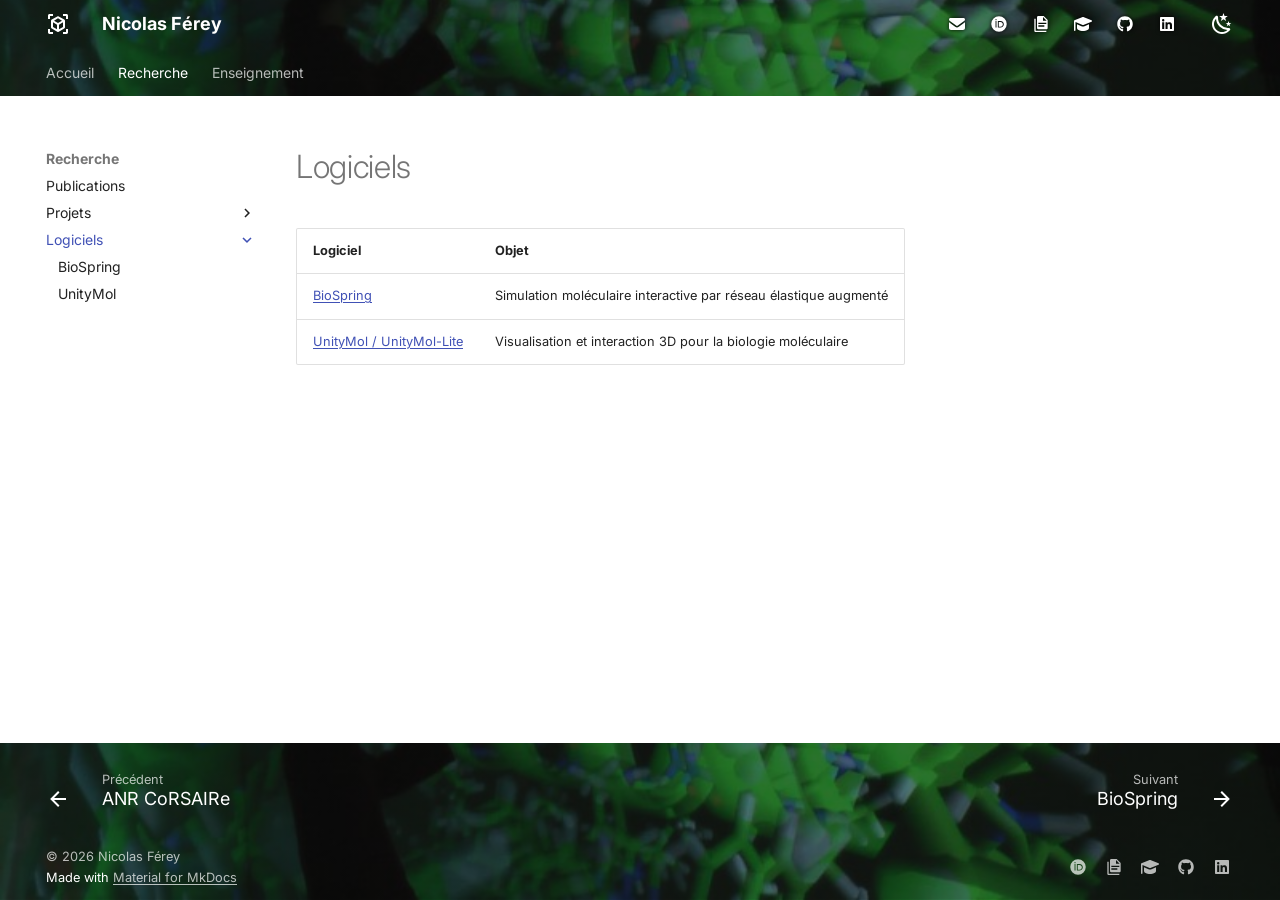
<file: logiciels/index.html>
<!doctype html>
<html lang="fr" class="no-js">
  <head>
    
      <meta charset="utf-8">
      <meta name="viewport" content="width=device-width,initial-scale=1">
      
        <meta name="description" content="Maître de conférences en informatique, LISN / IUT d'Orsay — Université Paris-Saclay">
      
      
        <meta name="author" content="Nicolas Férey">
      
      
        <link rel="canonical" href="https://nicolasferey.github.io/logiciels/">
      
      
        <link rel="prev" href="../projets/corsaire/">
      
      
        <link rel="next" href="biospring/">
      
      
        
      
      
      <link rel="icon" href="../assets/images/favicon.png">
      <meta name="generator" content="mkdocs-1.6.1, mkdocs-material-9.8.1">
    
    
      
        <title>Logiciels - Nicolas Férey</title>
      
    
    
      <link rel="stylesheet" href="../assets/stylesheets/main.57a0d79d.min.css">
      
        
        <link rel="stylesheet" href="../assets/stylesheets/palette.fb2fffe2.min.css">
      
      


    
    
      
    
    
      
        
        
        <link rel="preconnect" href="https://fonts.gstatic.com" crossorigin>
        <link rel="stylesheet" href="https://fonts.googleapis.com/css?family=Inter:300,300i,400,400i,700,700i%7CJetBrains+Mono:400,400i,700,700i&display=fallback">
        <style>:root{--md-text-font:"Inter";--md-code-font:"JetBrains Mono"}</style>
      
    
    
      <link rel="stylesheet" href="../stylesheets/extra.css">
    
    <script>__md_scope=new URL("..",location),__md_hash=e=>[...e].reduce(((e,_)=>(e<<5)-e+_.charCodeAt(0)),0),__md_get=(e,_=localStorage,t=__md_scope)=>JSON.parse(_.getItem(t.pathname+"."+e)),__md_set=(e,_,t=localStorage,a=__md_scope)=>{try{t.setItem(a.pathname+"."+e,JSON.stringify(_))}catch(e){}}</script>
    
      

    
    
  </head>
  
  
    
    
      
    
    
    
    
    <body dir="ltr" data-md-color-scheme="default" data-md-color-primary="indigo" data-md-color-accent="teal">
  
    
    <input class="md-toggle" data-md-toggle="drawer" type="checkbox" id="__drawer" autocomplete="off">
    <input class="md-toggle" data-md-toggle="search" type="checkbox" id="__search" autocomplete="off">
    <label class="md-overlay" for="__drawer"></label>
    <div data-md-component="skip">
      
        
        <a href="#logiciels" class="md-skip">
          Aller au contenu
        </a>
      
    </div>
    <div data-md-component="announce">
      
    </div>
    
    
      

<header class="md-header" data-md-component="header">
  <nav class="md-header__inner md-grid" aria-label="En-tête">
    <a href=".." title="Nicolas Férey" class="md-header__button md-logo" aria-label="Nicolas Férey" data-md-component="logo">
      
  
  <svg xmlns="http://www.w3.org/2000/svg" viewBox="0 0 24 24"><path d="M17 22v-2h3v-3h2v3.5c0 .39-.16.74-.46 1.04s-.65.46-1.04.46zM7 22H3.5c-.39 0-.74-.16-1.04-.46S2 20.89 2 20.5V17h2v3h3zM17 2h3.5c.39 0 .74.16 1.04.46s.46.65.46 1.04V7h-2V4h-3zM7 2v2H4v3H2V3.5c0-.39.16-.74.46-1.04S3.11 2 3.5 2zm6 15.25 4-2.3v-4.59l-4 2.3zm-1-6.33 4-2.29-4-2.35-4 2.35zm-5 4.03 4 2.3v-4.59l-4-2.3zm11.23-7.36c.5.32.77.75.77 1.32v6.32c0 .57-.27 1-.77 1.32l-5.48 3.18q-.75.48-1.5 0l-5.48-3.18c-.5-.32-.77-.75-.77-1.32V8.91c0-.57.27-1 .77-1.32l5.48-3.18c.25-.13.5-.19.75-.19s.5.06.75.19z"/></svg>

    </a>
    <label class="md-header__button md-icon" for="__drawer">
      
      <svg xmlns="http://www.w3.org/2000/svg" viewBox="0 0 24 24"><path d="M3 6h18v2H3zm0 5h18v2H3zm0 5h18v2H3z"/></svg>
    </label>
    <div class="md-header__title" data-md-component="header-title">
      <div class="md-header__ellipsis">
        <div class="md-header__topic">
          <span class="md-ellipsis">
            Nicolas Férey
          </span>
        </div>
        <div class="md-header__topic" data-md-component="header-topic">
          <span class="md-ellipsis">
            
              Logiciels
            
          </span>
        </div>
      </div>
    </div>
    
      
        <form class="md-header__option" data-md-component="palette">
  
    
    
    
    <input class="md-option" data-md-color-media="(prefers-color-scheme: light)" data-md-color-scheme="default" data-md-color-primary="indigo" data-md-color-accent="teal"  aria-label="Passer en mode sombre"  type="radio" name="__palette" id="__palette_0">
    
      <label class="md-header__button md-icon" title="Passer en mode sombre" for="__palette_1" hidden>
        <svg xmlns="http://www.w3.org/2000/svg" viewBox="0 0 24 24"><path d="m17.75 4.09-2.53 1.94.91 3.06-2.63-1.81-2.63 1.81.91-3.06-2.53-1.94L12.44 4l1.06-3 1.06 3zm3.5 6.91-1.64 1.25.59 1.98-1.7-1.17-1.7 1.17.59-1.98L15.75 11l2.06-.05L18.5 9l.69 1.95zm-2.28 4.95c.83-.08 1.72 1.1 1.19 1.85-.32.45-.66.87-1.08 1.27C15.17 23 8.84 23 4.94 19.07c-3.91-3.9-3.91-10.24 0-14.14.4-.4.82-.76 1.27-1.08.75-.53 1.93.36 1.85 1.19-.27 2.86.69 5.83 2.89 8.02a9.96 9.96 0 0 0 8.02 2.89m-1.64 2.02a12.08 12.08 0 0 1-7.8-3.47c-2.17-2.19-3.33-5-3.49-7.82-2.81 3.14-2.7 7.96.31 10.98 3.02 3.01 7.84 3.12 10.98.31"/></svg>
      </label>
    
  
    
    
    
    <input class="md-option" data-md-color-media="(prefers-color-scheme: dark)" data-md-color-scheme="slate" data-md-color-primary="indigo" data-md-color-accent="teal"  aria-label="Passer en mode clair"  type="radio" name="__palette" id="__palette_1">
    
      <label class="md-header__button md-icon" title="Passer en mode clair" for="__palette_0" hidden>
        <svg xmlns="http://www.w3.org/2000/svg" viewBox="0 0 24 24"><path d="M12 7a5 5 0 0 1 5 5 5 5 0 0 1-5 5 5 5 0 0 1-5-5 5 5 0 0 1 5-5m0 2a3 3 0 0 0-3 3 3 3 0 0 0 3 3 3 3 0 0 0 3-3 3 3 0 0 0-3-3m0-7 2.39 3.42C13.65 5.15 12.84 5 12 5s-1.65.15-2.39.42zM3.34 7l4.16-.35A7.2 7.2 0 0 0 5.94 8.5c-.44.74-.69 1.5-.83 2.29zm.02 10 1.76-3.77a7.131 7.131 0 0 0 2.38 4.14zM20.65 7l-1.77 3.79a7.02 7.02 0 0 0-2.38-4.15zm-.01 10-4.14.36c.59-.51 1.12-1.14 1.54-1.86.42-.73.69-1.5.83-2.29zM12 22l-2.41-3.44c.74.27 1.55.44 2.41.44.82 0 1.63-.17 2.37-.44z"/></svg>
      </label>
    
  
</form>
      
    
    
      <script>var palette=__md_get("__palette");if(palette&&palette.color){if("(prefers-color-scheme)"===palette.color.media){var media=matchMedia("(prefers-color-scheme: light)"),input=document.querySelector(media.matches?"[data-md-color-media='(prefers-color-scheme: light)']":"[data-md-color-media='(prefers-color-scheme: dark)']");palette.color.media=input.getAttribute("data-md-color-media"),palette.color.scheme=input.getAttribute("data-md-color-scheme"),palette.color.primary=input.getAttribute("data-md-color-primary"),palette.color.accent=input.getAttribute("data-md-color-accent")}for(var[key,value]of Object.entries(palette.color))document.body.setAttribute("data-md-color-"+key,value)}</script>
    
    
    
    
  </nav>
  
</header>
    
    <div class="md-container" data-md-component="container">
      
      
        
          
            
<nav class="md-tabs" aria-label="Onglets" data-md-component="tabs">
  <div class="md-grid">
    <ul class="md-tabs__list">
      
        
  
  
  
  
    <li class="md-tabs__item">
      <a href=".." class="md-tabs__link">
        
  
  
    
  
  Accueil

      </a>
    </li>
  

      
        
  
  
  
    
  
  
    
    
      <li class="md-tabs__item md-tabs__item--active">
        <a href="../publications/" class="md-tabs__link">
          
  
  
    
  
  Recherche

        </a>
      </li>
    
  

      
        
  
  
  
  
    <li class="md-tabs__item">
      <a href="../enseignement/" class="md-tabs__link">
        
  
  
    
  
  Enseignement

      </a>
    </li>
  

      
    </ul>
  </div>
</nav>
          
        
      
      <main class="md-main" data-md-component="main">
        <div class="md-main__inner md-grid">
          
            
              
              <div class="md-sidebar md-sidebar--primary" data-md-component="sidebar" data-md-type="navigation" >
                <div class="md-sidebar__scrollwrap">
                  <div class="md-sidebar__inner">
                    


  


  

<nav class="md-nav md-nav--primary md-nav--lifted md-nav--integrated" aria-label="Navigation" data-md-level="0">
  <label class="md-nav__title" for="__drawer">
    <a href=".." title="Nicolas Férey" class="md-nav__button md-logo" aria-label="Nicolas Férey" data-md-component="logo">
      
  
  <svg xmlns="http://www.w3.org/2000/svg" viewBox="0 0 24 24"><path d="M17 22v-2h3v-3h2v3.5c0 .39-.16.74-.46 1.04s-.65.46-1.04.46zM7 22H3.5c-.39 0-.74-.16-1.04-.46S2 20.89 2 20.5V17h2v3h3zM17 2h3.5c.39 0 .74.16 1.04.46s.46.65.46 1.04V7h-2V4h-3zM7 2v2H4v3H2V3.5c0-.39.16-.74.46-1.04S3.11 2 3.5 2zm6 15.25 4-2.3v-4.59l-4 2.3zm-1-6.33 4-2.29-4-2.35-4 2.35zm-5 4.03 4 2.3v-4.59l-4-2.3zm11.23-7.36c.5.32.77.75.77 1.32v6.32c0 .57-.27 1-.77 1.32l-5.48 3.18q-.75.48-1.5 0l-5.48-3.18c-.5-.32-.77-.75-.77-1.32V8.91c0-.57.27-1 .77-1.32l5.48-3.18c.25-.13.5-.19.75-.19s.5.06.75.19z"/></svg>

    </a>
    Nicolas Férey
  </label>
  
  <ul class="md-nav__list" data-md-scrollfix>
    
      
      
  
  
  
  
    <li class="md-nav__item">
      <a href=".." class="md-nav__link">
        
  
  
  <span class="md-ellipsis">
    
  
    Accueil
  

    
  </span>
  
  

      </a>
    </li>
  

    
      
      
  
  
    
  
  
  
    
    
      
        
      
        
      
        
      
    
    
    
      
        
        
      
      
    
    
    <li class="md-nav__item md-nav__item--active md-nav__item--section md-nav__item--nested">
      
        
        
        <input class="md-nav__toggle md-toggle " type="checkbox" id="__nav_2" checked>
        
          
          <label class="md-nav__link" for="__nav_2" id="__nav_2_label" tabindex="">
            
  
  
  <span class="md-ellipsis">
    
  
    Recherche
  

    
  </span>
  
  

            <span class="md-nav__icon md-icon"></span>
          </label>
        
        <nav class="md-nav" data-md-level="1" aria-labelledby="__nav_2_label" aria-expanded="true">
          <label class="md-nav__title" for="__nav_2">
            <span class="md-nav__icon md-icon"></span>
            
  
    Recherche
  

          </label>
          <ul class="md-nav__list" data-md-scrollfix>
            
              
                
  
  
  
  
    <li class="md-nav__item">
      <a href="../publications/" class="md-nav__link">
        
  
  
  <span class="md-ellipsis">
    
  
    Publications
  

    
  </span>
  
  

      </a>
    </li>
  

              
            
              
                
  
  
  
  
    
    
      
        
          
        
      
        
      
        
      
        
      
        
      
        
      
        
      
    
    
    
      
      
    
    
    <li class="md-nav__item md-nav__item--nested">
      
        
        
        <input class="md-nav__toggle md-toggle " type="checkbox" id="__nav_2_2" >
        
          
          <div class="md-nav__link md-nav__container">
            <a href="../projets/" class="md-nav__link ">
              
  
  
  <span class="md-ellipsis">
    
  
    Projets
  

    
  </span>
  
  

            </a>
            
              
              <label class="md-nav__link " for="__nav_2_2" id="__nav_2_2_label" tabindex="0">
                <span class="md-nav__icon md-icon"></span>
              </label>
            
          </div>
        
        <nav class="md-nav" data-md-level="2" aria-labelledby="__nav_2_2_label" aria-expanded="false">
          <label class="md-nav__title" for="__nav_2_2">
            <span class="md-nav__icon md-icon"></span>
            
  
    Projets
  

          </label>
          <ul class="md-nav__list" data-md-scrollfix>
            
              
            
              
                
  
  
  
  
    <li class="md-nav__item">
      <a href="../projets/pirate/" class="md-nav__link">
        
  
  
  <span class="md-ellipsis">
    
  
    ANR PIRATE
  

    
  </span>
  
  

      </a>
    </li>
  

              
            
              
                
  
  
  
  
    <li class="md-nav__item">
      <a href="../projets/biotinint/" class="md-nav__link">
        
  
  
  <span class="md-ellipsis">
    
  
    BioTIN'INT
  

    
  </span>
  
  

      </a>
    </li>
  

              
            
              
                
  
  
  
  
    <li class="md-nav__item">
      <a href="../projets/ucb-biopharma/" class="md-nav__link">
        
  
  
  <span class="md-ellipsis">
    
  
    UCB BioPharma
  

    
  </span>
  
  

      </a>
    </li>
  

              
            
              
                
  
  
  
  
    <li class="md-nav__item">
      <a href="../projets/fluidmeat/" class="md-nav__link">
        
  
  
  <span class="md-ellipsis">
    
  
    FluidMeAT
  

    
  </span>
  
  

      </a>
    </li>
  

              
            
              
                
  
  
  
  
    <li class="md-nav__item">
      <a href="../projets/exaviz/" class="md-nav__link">
        
  
  
  <span class="md-ellipsis">
    
  
    ANR ExaViz
  

    
  </span>
  
  

      </a>
    </li>
  

              
            
              
                
  
  
  
  
    <li class="md-nav__item">
      <a href="../projets/corsaire/" class="md-nav__link">
        
  
  
  <span class="md-ellipsis">
    
  
    ANR CoRSAIRe
  

    
  </span>
  
  

      </a>
    </li>
  

              
            
          </ul>
        </nav>
      
    </li>
  

              
            
              
                
  
  
    
  
  
  
    
    
      
        
          
        
      
        
      
        
      
    
    
    
      
      
    
    
    <li class="md-nav__item md-nav__item--active md-nav__item--nested">
      
        
        
        <input class="md-nav__toggle md-toggle " type="checkbox" id="__nav_2_3" checked>
        
          
          <div class="md-nav__link md-nav__container">
            <a href="./" class="md-nav__link md-nav__link--active">
              
  
  
  <span class="md-ellipsis">
    
  
    Logiciels
  

    
  </span>
  
  

            </a>
            
              
              <label class="md-nav__link md-nav__link--active" for="__nav_2_3" id="__nav_2_3_label" tabindex="0">
                <span class="md-nav__icon md-icon"></span>
              </label>
            
          </div>
        
        <nav class="md-nav" data-md-level="2" aria-labelledby="__nav_2_3_label" aria-expanded="true">
          <label class="md-nav__title" for="__nav_2_3">
            <span class="md-nav__icon md-icon"></span>
            
  
    Logiciels
  

          </label>
          <ul class="md-nav__list" data-md-scrollfix>
            
              
            
              
                
  
  
  
  
    <li class="md-nav__item">
      <a href="biospring/" class="md-nav__link">
        
  
  
  <span class="md-ellipsis">
    
  
    BioSpring
  

    
  </span>
  
  

      </a>
    </li>
  

              
            
              
                
  
  
  
  
    <li class="md-nav__item">
      <a href="unitymol/" class="md-nav__link">
        
  
  
  <span class="md-ellipsis">
    
  
    UnityMol
  

    
  </span>
  
  

      </a>
    </li>
  

              
            
          </ul>
        </nav>
      
    </li>
  

              
            
          </ul>
        </nav>
      
    </li>
  

    
      
      
  
  
  
  
    <li class="md-nav__item">
      <a href="../enseignement/" class="md-nav__link">
        
  
  
  <span class="md-ellipsis">
    
  
    Enseignement
  

    
  </span>
  
  

      </a>
    </li>
  

    
  </ul>
</nav>
                  </div>
                </div>
              </div>
            
            
          
          
            <div class="md-content" data-md-component="content">
              
              <article class="md-content__inner md-typeset">
                
                  



<h1 id="logiciels">Logiciels<a class="headerlink" href="#logiciels" title="Permanent link">&para;</a></h1>
<table>
<thead>
<tr>
<th>Logiciel</th>
<th>Objet</th>
</tr>
</thead>
<tbody>
<tr>
<td><a href="biospring/">BioSpring</a></td>
<td>Simulation moléculaire interactive par réseau élastique augmenté</td>
</tr>
<tr>
<td><a href="unitymol/">UnityMol / UnityMol-Lite</a></td>
<td>Visualisation et interaction 3D pour la biologie moléculaire</td>
</tr>
</tbody>
</table>












                
              </article>
            </div>
          
          
  <script>var tabs=__md_get("__tabs");if(Array.isArray(tabs))e:for(var set of document.querySelectorAll(".tabbed-set")){var labels=set.querySelector(".tabbed-labels");for(var tab of tabs)for(var label of labels.getElementsByTagName("label"))if(label.innerText.trim()===tab){var input=document.getElementById(label.htmlFor);input.checked=!0;continue e}}</script>

<script>var target=document.getElementById(location.hash.slice(1));target&&target.name&&(target.checked=target.name.startsWith("__tabbed_"))</script>
        </div>
        
          <button type="button" class="md-top md-icon" data-md-component="top" hidden>
  
  <svg xmlns="http://www.w3.org/2000/svg" viewBox="0 0 24 24"><path d="M13 20h-2V8l-5.5 5.5-1.42-1.42L12 4.16l7.92 7.92-1.42 1.42L13 8z"/></svg>
  Retour en haut de la page
</button>
        
      </main>
      
        <footer class="md-footer">
  
    
      
      <nav class="md-footer__inner md-grid" aria-label="Pied de page" >
        
          
          <a href="../projets/corsaire/" class="md-footer__link md-footer__link--prev" aria-label="Précédent: ANR CoRSAIRe">
            <div class="md-footer__button md-icon">
              
              <svg xmlns="http://www.w3.org/2000/svg" viewBox="0 0 24 24"><path d="M20 11v2H8l5.5 5.5-1.42 1.42L4.16 12l7.92-7.92L13.5 5.5 8 11z"/></svg>
            </div>
            <div class="md-footer__title">
              <span class="md-footer__direction">
                Précédent
              </span>
              <div class="md-ellipsis">
                ANR CoRSAIRe
              </div>
            </div>
          </a>
        
        
          
          <a href="biospring/" class="md-footer__link md-footer__link--next" aria-label="Suivant: BioSpring">
            <div class="md-footer__title">
              <span class="md-footer__direction">
                Suivant
              </span>
              <div class="md-ellipsis">
                BioSpring
              </div>
            </div>
            <div class="md-footer__button md-icon">
              
              <svg xmlns="http://www.w3.org/2000/svg" viewBox="0 0 24 24"><path d="M4 11v2h12l-5.5 5.5 1.42 1.42L19.84 12l-7.92-7.92L10.5 5.5 16 11z"/></svg>
            </div>
          </a>
        
      </nav>
    
  
  <div class="md-footer-meta md-typeset">
    <div class="md-footer-meta__inner md-grid">
      <div class="md-copyright">
  
    <div class="md-copyright__highlight">
      © 2026 Nicolas Férey
    </div>
  
  
    Made with
    <a href="https://squidfunk.github.io/mkdocs-material/" target="_blank" rel="noopener">
      Material for MkDocs
    </a>
  
</div>
      
        
<div class="md-social">
  
    
    
    
    
    <a href="https://orcid.org/0000-0002-7713-001X" target="_blank" rel="noopener" title="ORCID" class="md-social__link">
      <svg xmlns="http://www.w3.org/2000/svg" viewBox="0 0 512 512"><!--! Font Awesome Free 7.1.0 by @fontawesome - https://fontawesome.com License - https://fontawesome.com/license/free (Icons: CC BY 4.0, Fonts: SIL OFL 1.1, Code: MIT License) Copyright 2025 Fonticons, Inc.--><path d="M294.7 188.2h-45.9V342h47.5c67.6 0 83.1-51.3 83.1-76.9 0-41.6-26.5-76.9-84.7-76.9M256 8a248 248 0 1 0 0 496 248 248 0 1 0 0-496m-80.8 360.8h-29.8V161.3h29.8zM160.3 98.5a19.6 19.6 0 1 1 0 39.2 19.6 19.6 0 1 1 0-39.2M300 369h-81V161.3h80.6c76.7 0 110.4 54.8 110.4 103.9 0 53.3-41.7 103.9-110 103.9z"/></svg>
    </a>
  
    
    
    
    
    <a href="https://cv.hal.science/nicolas-ferey" target="_blank" rel="noopener" title="HAL" class="md-social__link">
      <svg xmlns="http://www.w3.org/2000/svg" viewBox="0 0 24 24"><path d="M4 4v18h16v2H4c-1.1 0-2-.9-2-2V4zm11 3h5.5L15 1.5zM8 0h8l6 6v12c0 1.11-.89 2-2 2H8a2 2 0 0 1-2-2V2c0-1.11.89-2 2-2m9 16v-2H8v2zm3-4v-2H8v2z"/></svg>
    </a>
  
    
    
    
    
    <a href="https://scholar.google.com/citations?user=lXethhQAAAAJ" target="_blank" rel="noopener" title="Google Scholar" class="md-social__link">
      <svg xmlns="http://www.w3.org/2000/svg" viewBox="0 0 576 512"><!--! Font Awesome Free 7.1.0 by @fontawesome - https://fontawesome.com License - https://fontawesome.com/license/free (Icons: CC BY 4.0, Fonts: SIL OFL 1.1, Code: MIT License) Copyright 2025 Fonticons, Inc.--><path d="m48 195.8 209.2 86.1c9.8 4 20.2 6.1 30.8 6.1s21-2.1 30.8-6.1l242.4-99.8c9-3.7 14.8-12.4 14.8-22.1s-5.8-18.4-14.8-22.1L318.8 38.1c-9.8-4-20.2-6.1-30.8-6.1s-21 2.1-30.8 6.1L14.8 137.9C5.8 141.6 0 150.3 0 160v296c0 13.3 10.7 24 24 24s24-10.7 24-24zm48 71.7V384c0 53 86 96 192 96s192-43 192-96V267.4l-142.9 58.9c-15.6 6.4-32.2 9.7-49.1 9.7s-33.5-3.3-49.1-9.7L96 267.4z"/></svg>
    </a>
  
    
    
    
    
    <a href="https://github.com/nicolasferey" target="_blank" rel="noopener" title="GitHub" class="md-social__link">
      <svg xmlns="http://www.w3.org/2000/svg" viewBox="0 0 512 512"><!--! Font Awesome Free 7.1.0 by @fontawesome - https://fontawesome.com License - https://fontawesome.com/license/free (Icons: CC BY 4.0, Fonts: SIL OFL 1.1, Code: MIT License) Copyright 2025 Fonticons, Inc.--><path d="M173.9 397.4c0 2-2.3 3.6-5.2 3.6-3.3.3-5.6-1.3-5.6-3.6 0-2 2.3-3.6 5.2-3.6 3-.3 5.6 1.3 5.6 3.6m-31.1-4.5c-.7 2 1.3 4.3 4.3 4.9 2.6 1 5.6 0 6.2-2s-1.3-4.3-4.3-5.2c-2.6-.7-5.5.3-6.2 2.3m44.2-1.7c-2.9.7-4.9 2.6-4.6 4.9.3 2 2.9 3.3 5.9 2.6 2.9-.7 4.9-2.6 4.6-4.6-.3-1.9-3-3.2-5.9-2.9M252.8 8C114.1 8 8 113.3 8 252c0 110.9 69.8 205.8 169.5 239.2 12.8 2.3 17.3-5.6 17.3-12.1 0-6.2-.3-40.4-.3-61.4 0 0-70 15-84.7-29.8 0 0-11.4-29.1-27.8-36.6 0 0-22.9-15.7 1.6-15.4 0 0 24.9 2 38.6 25.8 21.9 38.6 58.6 27.5 72.9 20.9 2.3-16 8.8-27.1 16-33.7-55.9-6.2-112.3-14.3-112.3-110.5 0-27.5 7.6-41.3 23.6-58.9-2.6-6.5-11.1-33.3 2.6-67.9 20.9-6.5 69 27 69 27 20-5.6 41.5-8.5 62.8-8.5s42.8 2.9 62.8 8.5c0 0 48.1-33.6 69-27 13.7 34.7 5.2 61.4 2.6 67.9 16 17.7 25.8 31.5 25.8 58.9 0 96.5-58.9 104.2-114.8 110.5 9.2 7.9 17 22.9 17 46.4 0 33.7-.3 75.4-.3 83.6 0 6.5 4.6 14.4 17.3 12.1C436.2 457.8 504 362.9 504 252 504 113.3 391.5 8 252.8 8M105.2 352.9c-1.3 1-1 3.3.7 5.2 1.6 1.6 3.9 2.3 5.2 1 1.3-1 1-3.3-.7-5.2-1.6-1.6-3.9-2.3-5.2-1m-10.8-8.1c-.7 1.3.3 2.9 2.3 3.9 1.6 1 3.6.7 4.3-.7.7-1.3-.3-2.9-2.3-3.9-2-.6-3.6-.3-4.3.7m32.4 35.6c-1.6 1.3-1 4.3 1.3 6.2 2.3 2.3 5.2 2.6 6.5 1 1.3-1.3.7-4.3-1.3-6.2-2.2-2.3-5.2-2.6-6.5-1m-11.4-14.7c-1.6 1-1.6 3.6 0 5.9s4.3 3.3 5.6 2.3c1.6-1.3 1.6-3.9 0-6.2-1.4-2.3-4-3.3-5.6-2"/></svg>
    </a>
  
    
    
    
    
    <a href="https://www.linkedin.com/in/nicolas-ferey-67473118/" target="_blank" rel="noopener" title="LinkedIn" class="md-social__link">
      <svg xmlns="http://www.w3.org/2000/svg" viewBox="0 0 448 512"><!--! Font Awesome Free 7.1.0 by @fontawesome - https://fontawesome.com License - https://fontawesome.com/license/free (Icons: CC BY 4.0, Fonts: SIL OFL 1.1, Code: MIT License) Copyright 2025 Fonticons, Inc.--><path d="M416 32H31.9C14.3 32 0 46.5 0 64.3v383.4C0 465.5 14.3 480 31.9 480H416c17.6 0 32-14.5 32-32.3V64.3c0-17.8-14.4-32.3-32-32.3M135.4 416H69V202.2h66.5V416zM102.2 96a38.5 38.5 0 1 1 0 77 38.5 38.5 0 1 1 0-77m282.1 320h-66.4V312c0-24.8-.5-56.7-34.5-56.7-34.6 0-39.9 27-39.9 54.9V416h-66.4V202.2h63.7v29.2h.9c8.9-16.8 30.6-34.5 62.9-34.5 67.2 0 79.7 44.3 79.7 101.9z"/></svg>
    </a>
  
</div>
      
    </div>
  </div>
</footer>
      
    </div>
    <div class="md-dialog" data-md-component="dialog">
      <div class="md-dialog__inner md-typeset"></div>
    </div>
    
    
    
      
      
      <script id="__config" type="application/json">{"annotate": null, "base": "..", "features": ["navigation.tabs", "navigation.indexes", "navigation.top", "navigation.footer", "content.tabs.link", "toc.integrate"], "search": "../assets/javascripts/workers/search.a7633da7.min.js", "tags": null, "translations": {"clipboard.copied": "Copi\u00e9 dans le presse-papier", "clipboard.copy": "Copier dans le presse-papier", "search.result.more.one": "1 de plus sur cette page", "search.result.more.other": "# de plus sur cette page", "search.result.none": "Aucun document trouv\u00e9", "search.result.one": "1 document trouv\u00e9", "search.result.other": "# documents trouv\u00e9s", "search.result.placeholder": "Taper pour d\u00e9marrer la recherche", "search.result.term.missing": "Non trouv\u00e9", "select.version": "S\u00e9lectionner la version"}, "version": null}</script>
    
    
      <script src="../assets/javascripts/bundle.a5f9d56c.min.js"></script>
      
        <script src="../javascripts/mail.js"></script>
      
        <script src="../javascripts/header.js"></script>
      
        <script src="../javascripts/a11y.js"></script>
      
    
  </body>
</html>
</file>
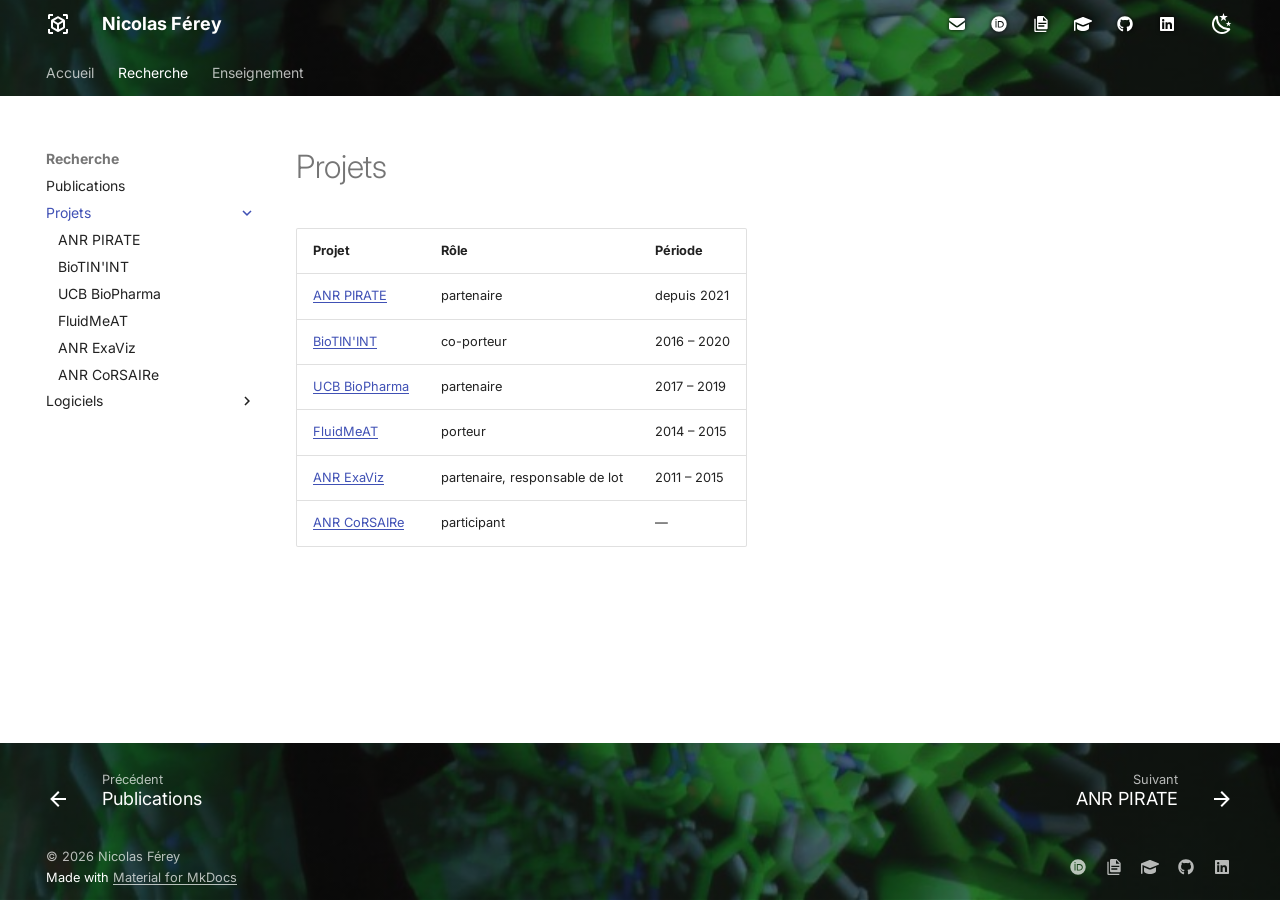
<file: projets/index.html>
<!doctype html>
<html lang="fr" class="no-js">
  <head>
    
      <meta charset="utf-8">
      <meta name="viewport" content="width=device-width,initial-scale=1">
      
        <meta name="description" content="Maître de conférences en informatique, LISN / IUT d'Orsay — Université Paris-Saclay">
      
      
        <meta name="author" content="Nicolas Férey">
      
      
        <link rel="canonical" href="https://nicolasferey.github.io/projets/">
      
      
        <link rel="prev" href="../publications/">
      
      
        <link rel="next" href="pirate/">
      
      
        
      
      
      <link rel="icon" href="../assets/images/favicon.png">
      <meta name="generator" content="mkdocs-1.6.1, mkdocs-material-9.8.1">
    
    
      
        <title>Projets - Nicolas Férey</title>
      
    
    
      <link rel="stylesheet" href="../assets/stylesheets/main.57a0d79d.min.css">
      
        
        <link rel="stylesheet" href="../assets/stylesheets/palette.fb2fffe2.min.css">
      
      


    
    
      
    
    
      
        
        
        <link rel="preconnect" href="https://fonts.gstatic.com" crossorigin>
        <link rel="stylesheet" href="https://fonts.googleapis.com/css?family=Inter:300,300i,400,400i,700,700i%7CJetBrains+Mono:400,400i,700,700i&display=fallback">
        <style>:root{--md-text-font:"Inter";--md-code-font:"JetBrains Mono"}</style>
      
    
    
      <link rel="stylesheet" href="../stylesheets/extra.css">
    
    <script>__md_scope=new URL("..",location),__md_hash=e=>[...e].reduce(((e,_)=>(e<<5)-e+_.charCodeAt(0)),0),__md_get=(e,_=localStorage,t=__md_scope)=>JSON.parse(_.getItem(t.pathname+"."+e)),__md_set=(e,_,t=localStorage,a=__md_scope)=>{try{t.setItem(a.pathname+"."+e,JSON.stringify(_))}catch(e){}}</script>
    
      

    
    
  </head>
  
  
    
    
      
    
    
    
    
    <body dir="ltr" data-md-color-scheme="default" data-md-color-primary="indigo" data-md-color-accent="teal">
  
    
    <input class="md-toggle" data-md-toggle="drawer" type="checkbox" id="__drawer" autocomplete="off">
    <input class="md-toggle" data-md-toggle="search" type="checkbox" id="__search" autocomplete="off">
    <label class="md-overlay" for="__drawer"></label>
    <div data-md-component="skip">
      
        
        <a href="#projets" class="md-skip">
          Aller au contenu
        </a>
      
    </div>
    <div data-md-component="announce">
      
    </div>
    
    
      

<header class="md-header" data-md-component="header">
  <nav class="md-header__inner md-grid" aria-label="En-tête">
    <a href=".." title="Nicolas Férey" class="md-header__button md-logo" aria-label="Nicolas Férey" data-md-component="logo">
      
  
  <svg xmlns="http://www.w3.org/2000/svg" viewBox="0 0 24 24"><path d="M17 22v-2h3v-3h2v3.5c0 .39-.16.74-.46 1.04s-.65.46-1.04.46zM7 22H3.5c-.39 0-.74-.16-1.04-.46S2 20.89 2 20.5V17h2v3h3zM17 2h3.5c.39 0 .74.16 1.04.46s.46.65.46 1.04V7h-2V4h-3zM7 2v2H4v3H2V3.5c0-.39.16-.74.46-1.04S3.11 2 3.5 2zm6 15.25 4-2.3v-4.59l-4 2.3zm-1-6.33 4-2.29-4-2.35-4 2.35zm-5 4.03 4 2.3v-4.59l-4-2.3zm11.23-7.36c.5.32.77.75.77 1.32v6.32c0 .57-.27 1-.77 1.32l-5.48 3.18q-.75.48-1.5 0l-5.48-3.18c-.5-.32-.77-.75-.77-1.32V8.91c0-.57.27-1 .77-1.32l5.48-3.18c.25-.13.5-.19.75-.19s.5.06.75.19z"/></svg>

    </a>
    <label class="md-header__button md-icon" for="__drawer">
      
      <svg xmlns="http://www.w3.org/2000/svg" viewBox="0 0 24 24"><path d="M3 6h18v2H3zm0 5h18v2H3zm0 5h18v2H3z"/></svg>
    </label>
    <div class="md-header__title" data-md-component="header-title">
      <div class="md-header__ellipsis">
        <div class="md-header__topic">
          <span class="md-ellipsis">
            Nicolas Férey
          </span>
        </div>
        <div class="md-header__topic" data-md-component="header-topic">
          <span class="md-ellipsis">
            
              Projets
            
          </span>
        </div>
      </div>
    </div>
    
      
        <form class="md-header__option" data-md-component="palette">
  
    
    
    
    <input class="md-option" data-md-color-media="(prefers-color-scheme: light)" data-md-color-scheme="default" data-md-color-primary="indigo" data-md-color-accent="teal"  aria-label="Passer en mode sombre"  type="radio" name="__palette" id="__palette_0">
    
      <label class="md-header__button md-icon" title="Passer en mode sombre" for="__palette_1" hidden>
        <svg xmlns="http://www.w3.org/2000/svg" viewBox="0 0 24 24"><path d="m17.75 4.09-2.53 1.94.91 3.06-2.63-1.81-2.63 1.81.91-3.06-2.53-1.94L12.44 4l1.06-3 1.06 3zm3.5 6.91-1.64 1.25.59 1.98-1.7-1.17-1.7 1.17.59-1.98L15.75 11l2.06-.05L18.5 9l.69 1.95zm-2.28 4.95c.83-.08 1.72 1.1 1.19 1.85-.32.45-.66.87-1.08 1.27C15.17 23 8.84 23 4.94 19.07c-3.91-3.9-3.91-10.24 0-14.14.4-.4.82-.76 1.27-1.08.75-.53 1.93.36 1.85 1.19-.27 2.86.69 5.83 2.89 8.02a9.96 9.96 0 0 0 8.02 2.89m-1.64 2.02a12.08 12.08 0 0 1-7.8-3.47c-2.17-2.19-3.33-5-3.49-7.82-2.81 3.14-2.7 7.96.31 10.98 3.02 3.01 7.84 3.12 10.98.31"/></svg>
      </label>
    
  
    
    
    
    <input class="md-option" data-md-color-media="(prefers-color-scheme: dark)" data-md-color-scheme="slate" data-md-color-primary="indigo" data-md-color-accent="teal"  aria-label="Passer en mode clair"  type="radio" name="__palette" id="__palette_1">
    
      <label class="md-header__button md-icon" title="Passer en mode clair" for="__palette_0" hidden>
        <svg xmlns="http://www.w3.org/2000/svg" viewBox="0 0 24 24"><path d="M12 7a5 5 0 0 1 5 5 5 5 0 0 1-5 5 5 5 0 0 1-5-5 5 5 0 0 1 5-5m0 2a3 3 0 0 0-3 3 3 3 0 0 0 3 3 3 3 0 0 0 3-3 3 3 0 0 0-3-3m0-7 2.39 3.42C13.65 5.15 12.84 5 12 5s-1.65.15-2.39.42zM3.34 7l4.16-.35A7.2 7.2 0 0 0 5.94 8.5c-.44.74-.69 1.5-.83 2.29zm.02 10 1.76-3.77a7.131 7.131 0 0 0 2.38 4.14zM20.65 7l-1.77 3.79a7.02 7.02 0 0 0-2.38-4.15zm-.01 10-4.14.36c.59-.51 1.12-1.14 1.54-1.86.42-.73.69-1.5.83-2.29zM12 22l-2.41-3.44c.74.27 1.55.44 2.41.44.82 0 1.63-.17 2.37-.44z"/></svg>
      </label>
    
  
</form>
      
    
    
      <script>var palette=__md_get("__palette");if(palette&&palette.color){if("(prefers-color-scheme)"===palette.color.media){var media=matchMedia("(prefers-color-scheme: light)"),input=document.querySelector(media.matches?"[data-md-color-media='(prefers-color-scheme: light)']":"[data-md-color-media='(prefers-color-scheme: dark)']");palette.color.media=input.getAttribute("data-md-color-media"),palette.color.scheme=input.getAttribute("data-md-color-scheme"),palette.color.primary=input.getAttribute("data-md-color-primary"),palette.color.accent=input.getAttribute("data-md-color-accent")}for(var[key,value]of Object.entries(palette.color))document.body.setAttribute("data-md-color-"+key,value)}</script>
    
    
    
    
  </nav>
  
</header>
    
    <div class="md-container" data-md-component="container">
      
      
        
          
            
<nav class="md-tabs" aria-label="Onglets" data-md-component="tabs">
  <div class="md-grid">
    <ul class="md-tabs__list">
      
        
  
  
  
  
    <li class="md-tabs__item">
      <a href=".." class="md-tabs__link">
        
  
  
    
  
  Accueil

      </a>
    </li>
  

      
        
  
  
  
    
  
  
    
    
      <li class="md-tabs__item md-tabs__item--active">
        <a href="../publications/" class="md-tabs__link">
          
  
  
    
  
  Recherche

        </a>
      </li>
    
  

      
        
  
  
  
  
    <li class="md-tabs__item">
      <a href="../enseignement/" class="md-tabs__link">
        
  
  
    
  
  Enseignement

      </a>
    </li>
  

      
    </ul>
  </div>
</nav>
          
        
      
      <main class="md-main" data-md-component="main">
        <div class="md-main__inner md-grid">
          
            
              
              <div class="md-sidebar md-sidebar--primary" data-md-component="sidebar" data-md-type="navigation" >
                <div class="md-sidebar__scrollwrap">
                  <div class="md-sidebar__inner">
                    


  


  

<nav class="md-nav md-nav--primary md-nav--lifted md-nav--integrated" aria-label="Navigation" data-md-level="0">
  <label class="md-nav__title" for="__drawer">
    <a href=".." title="Nicolas Férey" class="md-nav__button md-logo" aria-label="Nicolas Férey" data-md-component="logo">
      
  
  <svg xmlns="http://www.w3.org/2000/svg" viewBox="0 0 24 24"><path d="M17 22v-2h3v-3h2v3.5c0 .39-.16.74-.46 1.04s-.65.46-1.04.46zM7 22H3.5c-.39 0-.74-.16-1.04-.46S2 20.89 2 20.5V17h2v3h3zM17 2h3.5c.39 0 .74.16 1.04.46s.46.65.46 1.04V7h-2V4h-3zM7 2v2H4v3H2V3.5c0-.39.16-.74.46-1.04S3.11 2 3.5 2zm6 15.25 4-2.3v-4.59l-4 2.3zm-1-6.33 4-2.29-4-2.35-4 2.35zm-5 4.03 4 2.3v-4.59l-4-2.3zm11.23-7.36c.5.32.77.75.77 1.32v6.32c0 .57-.27 1-.77 1.32l-5.48 3.18q-.75.48-1.5 0l-5.48-3.18c-.5-.32-.77-.75-.77-1.32V8.91c0-.57.27-1 .77-1.32l5.48-3.18c.25-.13.5-.19.75-.19s.5.06.75.19z"/></svg>

    </a>
    Nicolas Férey
  </label>
  
  <ul class="md-nav__list" data-md-scrollfix>
    
      
      
  
  
  
  
    <li class="md-nav__item">
      <a href=".." class="md-nav__link">
        
  
  
  <span class="md-ellipsis">
    
  
    Accueil
  

    
  </span>
  
  

      </a>
    </li>
  

    
      
      
  
  
    
  
  
  
    
    
      
        
      
        
      
        
      
    
    
    
      
        
        
      
      
    
    
    <li class="md-nav__item md-nav__item--active md-nav__item--section md-nav__item--nested">
      
        
        
        <input class="md-nav__toggle md-toggle " type="checkbox" id="__nav_2" checked>
        
          
          <label class="md-nav__link" for="__nav_2" id="__nav_2_label" tabindex="">
            
  
  
  <span class="md-ellipsis">
    
  
    Recherche
  

    
  </span>
  
  

            <span class="md-nav__icon md-icon"></span>
          </label>
        
        <nav class="md-nav" data-md-level="1" aria-labelledby="__nav_2_label" aria-expanded="true">
          <label class="md-nav__title" for="__nav_2">
            <span class="md-nav__icon md-icon"></span>
            
  
    Recherche
  

          </label>
          <ul class="md-nav__list" data-md-scrollfix>
            
              
                
  
  
  
  
    <li class="md-nav__item">
      <a href="../publications/" class="md-nav__link">
        
  
  
  <span class="md-ellipsis">
    
  
    Publications
  

    
  </span>
  
  

      </a>
    </li>
  

              
            
              
                
  
  
    
  
  
  
    
    
      
        
          
        
      
        
      
        
      
        
      
        
      
        
      
        
      
    
    
    
      
      
    
    
    <li class="md-nav__item md-nav__item--active md-nav__item--nested">
      
        
        
        <input class="md-nav__toggle md-toggle " type="checkbox" id="__nav_2_2" checked>
        
          
          <div class="md-nav__link md-nav__container">
            <a href="./" class="md-nav__link md-nav__link--active">
              
  
  
  <span class="md-ellipsis">
    
  
    Projets
  

    
  </span>
  
  

            </a>
            
              
              <label class="md-nav__link md-nav__link--active" for="__nav_2_2" id="__nav_2_2_label" tabindex="0">
                <span class="md-nav__icon md-icon"></span>
              </label>
            
          </div>
        
        <nav class="md-nav" data-md-level="2" aria-labelledby="__nav_2_2_label" aria-expanded="true">
          <label class="md-nav__title" for="__nav_2_2">
            <span class="md-nav__icon md-icon"></span>
            
  
    Projets
  

          </label>
          <ul class="md-nav__list" data-md-scrollfix>
            
              
            
              
                
  
  
  
  
    <li class="md-nav__item">
      <a href="pirate/" class="md-nav__link">
        
  
  
  <span class="md-ellipsis">
    
  
    ANR PIRATE
  

    
  </span>
  
  

      </a>
    </li>
  

              
            
              
                
  
  
  
  
    <li class="md-nav__item">
      <a href="biotinint/" class="md-nav__link">
        
  
  
  <span class="md-ellipsis">
    
  
    BioTIN'INT
  

    
  </span>
  
  

      </a>
    </li>
  

              
            
              
                
  
  
  
  
    <li class="md-nav__item">
      <a href="ucb-biopharma/" class="md-nav__link">
        
  
  
  <span class="md-ellipsis">
    
  
    UCB BioPharma
  

    
  </span>
  
  

      </a>
    </li>
  

              
            
              
                
  
  
  
  
    <li class="md-nav__item">
      <a href="fluidmeat/" class="md-nav__link">
        
  
  
  <span class="md-ellipsis">
    
  
    FluidMeAT
  

    
  </span>
  
  

      </a>
    </li>
  

              
            
              
                
  
  
  
  
    <li class="md-nav__item">
      <a href="exaviz/" class="md-nav__link">
        
  
  
  <span class="md-ellipsis">
    
  
    ANR ExaViz
  

    
  </span>
  
  

      </a>
    </li>
  

              
            
              
                
  
  
  
  
    <li class="md-nav__item">
      <a href="corsaire/" class="md-nav__link">
        
  
  
  <span class="md-ellipsis">
    
  
    ANR CoRSAIRe
  

    
  </span>
  
  

      </a>
    </li>
  

              
            
          </ul>
        </nav>
      
    </li>
  

              
            
              
                
  
  
  
  
    
    
      
        
          
        
      
        
      
        
      
    
    
    
      
      
    
    
    <li class="md-nav__item md-nav__item--nested">
      
        
        
        <input class="md-nav__toggle md-toggle " type="checkbox" id="__nav_2_3" >
        
          
          <div class="md-nav__link md-nav__container">
            <a href="../logiciels/" class="md-nav__link ">
              
  
  
  <span class="md-ellipsis">
    
  
    Logiciels
  

    
  </span>
  
  

            </a>
            
              
              <label class="md-nav__link " for="__nav_2_3" id="__nav_2_3_label" tabindex="0">
                <span class="md-nav__icon md-icon"></span>
              </label>
            
          </div>
        
        <nav class="md-nav" data-md-level="2" aria-labelledby="__nav_2_3_label" aria-expanded="false">
          <label class="md-nav__title" for="__nav_2_3">
            <span class="md-nav__icon md-icon"></span>
            
  
    Logiciels
  

          </label>
          <ul class="md-nav__list" data-md-scrollfix>
            
              
            
              
                
  
  
  
  
    <li class="md-nav__item">
      <a href="../logiciels/biospring/" class="md-nav__link">
        
  
  
  <span class="md-ellipsis">
    
  
    BioSpring
  

    
  </span>
  
  

      </a>
    </li>
  

              
            
              
                
  
  
  
  
    <li class="md-nav__item">
      <a href="../logiciels/unitymol/" class="md-nav__link">
        
  
  
  <span class="md-ellipsis">
    
  
    UnityMol
  

    
  </span>
  
  

      </a>
    </li>
  

              
            
          </ul>
        </nav>
      
    </li>
  

              
            
          </ul>
        </nav>
      
    </li>
  

    
      
      
  
  
  
  
    <li class="md-nav__item">
      <a href="../enseignement/" class="md-nav__link">
        
  
  
  <span class="md-ellipsis">
    
  
    Enseignement
  

    
  </span>
  
  

      </a>
    </li>
  

    
  </ul>
</nav>
                  </div>
                </div>
              </div>
            
            
          
          
            <div class="md-content" data-md-component="content">
              
              <article class="md-content__inner md-typeset">
                
                  



<h1 id="projets">Projets<a class="headerlink" href="#projets" title="Permanent link">&para;</a></h1>
<table>
<thead>
<tr>
<th>Projet</th>
<th>Rôle</th>
<th>Période</th>
</tr>
</thead>
<tbody>
<tr>
<td><a href="pirate/">ANR PIRATE</a></td>
<td>partenaire</td>
<td>depuis 2021</td>
</tr>
<tr>
<td><a href="biotinint/">BioTIN'INT</a></td>
<td>co-porteur</td>
<td>2016 – 2020</td>
</tr>
<tr>
<td><a href="ucb-biopharma/">UCB BioPharma</a></td>
<td>partenaire</td>
<td>2017 – 2019</td>
</tr>
<tr>
<td><a href="fluidmeat/">FluidMeAT</a></td>
<td>porteur</td>
<td>2014 – 2015</td>
</tr>
<tr>
<td><a href="exaviz/">ANR ExaViz</a></td>
<td>partenaire, responsable de lot</td>
<td>2011 – 2015</td>
</tr>
<tr>
<td><a href="corsaire/">ANR CoRSAIRe</a></td>
<td>participant</td>
<td>—</td>
</tr>
</tbody>
</table>












                
              </article>
            </div>
          
          
  <script>var tabs=__md_get("__tabs");if(Array.isArray(tabs))e:for(var set of document.querySelectorAll(".tabbed-set")){var labels=set.querySelector(".tabbed-labels");for(var tab of tabs)for(var label of labels.getElementsByTagName("label"))if(label.innerText.trim()===tab){var input=document.getElementById(label.htmlFor);input.checked=!0;continue e}}</script>

<script>var target=document.getElementById(location.hash.slice(1));target&&target.name&&(target.checked=target.name.startsWith("__tabbed_"))</script>
        </div>
        
          <button type="button" class="md-top md-icon" data-md-component="top" hidden>
  
  <svg xmlns="http://www.w3.org/2000/svg" viewBox="0 0 24 24"><path d="M13 20h-2V8l-5.5 5.5-1.42-1.42L12 4.16l7.92 7.92-1.42 1.42L13 8z"/></svg>
  Retour en haut de la page
</button>
        
      </main>
      
        <footer class="md-footer">
  
    
      
      <nav class="md-footer__inner md-grid" aria-label="Pied de page" >
        
          
          <a href="../publications/" class="md-footer__link md-footer__link--prev" aria-label="Précédent: Publications">
            <div class="md-footer__button md-icon">
              
              <svg xmlns="http://www.w3.org/2000/svg" viewBox="0 0 24 24"><path d="M20 11v2H8l5.5 5.5-1.42 1.42L4.16 12l7.92-7.92L13.5 5.5 8 11z"/></svg>
            </div>
            <div class="md-footer__title">
              <span class="md-footer__direction">
                Précédent
              </span>
              <div class="md-ellipsis">
                Publications
              </div>
            </div>
          </a>
        
        
          
          <a href="pirate/" class="md-footer__link md-footer__link--next" aria-label="Suivant: ANR PIRATE">
            <div class="md-footer__title">
              <span class="md-footer__direction">
                Suivant
              </span>
              <div class="md-ellipsis">
                ANR PIRATE
              </div>
            </div>
            <div class="md-footer__button md-icon">
              
              <svg xmlns="http://www.w3.org/2000/svg" viewBox="0 0 24 24"><path d="M4 11v2h12l-5.5 5.5 1.42 1.42L19.84 12l-7.92-7.92L10.5 5.5 16 11z"/></svg>
            </div>
          </a>
        
      </nav>
    
  
  <div class="md-footer-meta md-typeset">
    <div class="md-footer-meta__inner md-grid">
      <div class="md-copyright">
  
    <div class="md-copyright__highlight">
      © 2026 Nicolas Férey
    </div>
  
  
    Made with
    <a href="https://squidfunk.github.io/mkdocs-material/" target="_blank" rel="noopener">
      Material for MkDocs
    </a>
  
</div>
      
        
<div class="md-social">
  
    
    
    
    
    <a href="https://orcid.org/0000-0002-7713-001X" target="_blank" rel="noopener" title="ORCID" class="md-social__link">
      <svg xmlns="http://www.w3.org/2000/svg" viewBox="0 0 512 512"><!--! Font Awesome Free 7.1.0 by @fontawesome - https://fontawesome.com License - https://fontawesome.com/license/free (Icons: CC BY 4.0, Fonts: SIL OFL 1.1, Code: MIT License) Copyright 2025 Fonticons, Inc.--><path d="M294.7 188.2h-45.9V342h47.5c67.6 0 83.1-51.3 83.1-76.9 0-41.6-26.5-76.9-84.7-76.9M256 8a248 248 0 1 0 0 496 248 248 0 1 0 0-496m-80.8 360.8h-29.8V161.3h29.8zM160.3 98.5a19.6 19.6 0 1 1 0 39.2 19.6 19.6 0 1 1 0-39.2M300 369h-81V161.3h80.6c76.7 0 110.4 54.8 110.4 103.9 0 53.3-41.7 103.9-110 103.9z"/></svg>
    </a>
  
    
    
    
    
    <a href="https://cv.hal.science/nicolas-ferey" target="_blank" rel="noopener" title="HAL" class="md-social__link">
      <svg xmlns="http://www.w3.org/2000/svg" viewBox="0 0 24 24"><path d="M4 4v18h16v2H4c-1.1 0-2-.9-2-2V4zm11 3h5.5L15 1.5zM8 0h8l6 6v12c0 1.11-.89 2-2 2H8a2 2 0 0 1-2-2V2c0-1.11.89-2 2-2m9 16v-2H8v2zm3-4v-2H8v2z"/></svg>
    </a>
  
    
    
    
    
    <a href="https://scholar.google.com/citations?user=lXethhQAAAAJ" target="_blank" rel="noopener" title="Google Scholar" class="md-social__link">
      <svg xmlns="http://www.w3.org/2000/svg" viewBox="0 0 576 512"><!--! Font Awesome Free 7.1.0 by @fontawesome - https://fontawesome.com License - https://fontawesome.com/license/free (Icons: CC BY 4.0, Fonts: SIL OFL 1.1, Code: MIT License) Copyright 2025 Fonticons, Inc.--><path d="m48 195.8 209.2 86.1c9.8 4 20.2 6.1 30.8 6.1s21-2.1 30.8-6.1l242.4-99.8c9-3.7 14.8-12.4 14.8-22.1s-5.8-18.4-14.8-22.1L318.8 38.1c-9.8-4-20.2-6.1-30.8-6.1s-21 2.1-30.8 6.1L14.8 137.9C5.8 141.6 0 150.3 0 160v296c0 13.3 10.7 24 24 24s24-10.7 24-24zm48 71.7V384c0 53 86 96 192 96s192-43 192-96V267.4l-142.9 58.9c-15.6 6.4-32.2 9.7-49.1 9.7s-33.5-3.3-49.1-9.7L96 267.4z"/></svg>
    </a>
  
    
    
    
    
    <a href="https://github.com/nicolasferey" target="_blank" rel="noopener" title="GitHub" class="md-social__link">
      <svg xmlns="http://www.w3.org/2000/svg" viewBox="0 0 512 512"><!--! Font Awesome Free 7.1.0 by @fontawesome - https://fontawesome.com License - https://fontawesome.com/license/free (Icons: CC BY 4.0, Fonts: SIL OFL 1.1, Code: MIT License) Copyright 2025 Fonticons, Inc.--><path d="M173.9 397.4c0 2-2.3 3.6-5.2 3.6-3.3.3-5.6-1.3-5.6-3.6 0-2 2.3-3.6 5.2-3.6 3-.3 5.6 1.3 5.6 3.6m-31.1-4.5c-.7 2 1.3 4.3 4.3 4.9 2.6 1 5.6 0 6.2-2s-1.3-4.3-4.3-5.2c-2.6-.7-5.5.3-6.2 2.3m44.2-1.7c-2.9.7-4.9 2.6-4.6 4.9.3 2 2.9 3.3 5.9 2.6 2.9-.7 4.9-2.6 4.6-4.6-.3-1.9-3-3.2-5.9-2.9M252.8 8C114.1 8 8 113.3 8 252c0 110.9 69.8 205.8 169.5 239.2 12.8 2.3 17.3-5.6 17.3-12.1 0-6.2-.3-40.4-.3-61.4 0 0-70 15-84.7-29.8 0 0-11.4-29.1-27.8-36.6 0 0-22.9-15.7 1.6-15.4 0 0 24.9 2 38.6 25.8 21.9 38.6 58.6 27.5 72.9 20.9 2.3-16 8.8-27.1 16-33.7-55.9-6.2-112.3-14.3-112.3-110.5 0-27.5 7.6-41.3 23.6-58.9-2.6-6.5-11.1-33.3 2.6-67.9 20.9-6.5 69 27 69 27 20-5.6 41.5-8.5 62.8-8.5s42.8 2.9 62.8 8.5c0 0 48.1-33.6 69-27 13.7 34.7 5.2 61.4 2.6 67.9 16 17.7 25.8 31.5 25.8 58.9 0 96.5-58.9 104.2-114.8 110.5 9.2 7.9 17 22.9 17 46.4 0 33.7-.3 75.4-.3 83.6 0 6.5 4.6 14.4 17.3 12.1C436.2 457.8 504 362.9 504 252 504 113.3 391.5 8 252.8 8M105.2 352.9c-1.3 1-1 3.3.7 5.2 1.6 1.6 3.9 2.3 5.2 1 1.3-1 1-3.3-.7-5.2-1.6-1.6-3.9-2.3-5.2-1m-10.8-8.1c-.7 1.3.3 2.9 2.3 3.9 1.6 1 3.6.7 4.3-.7.7-1.3-.3-2.9-2.3-3.9-2-.6-3.6-.3-4.3.7m32.4 35.6c-1.6 1.3-1 4.3 1.3 6.2 2.3 2.3 5.2 2.6 6.5 1 1.3-1.3.7-4.3-1.3-6.2-2.2-2.3-5.2-2.6-6.5-1m-11.4-14.7c-1.6 1-1.6 3.6 0 5.9s4.3 3.3 5.6 2.3c1.6-1.3 1.6-3.9 0-6.2-1.4-2.3-4-3.3-5.6-2"/></svg>
    </a>
  
    
    
    
    
    <a href="https://www.linkedin.com/in/nicolas-ferey-67473118/" target="_blank" rel="noopener" title="LinkedIn" class="md-social__link">
      <svg xmlns="http://www.w3.org/2000/svg" viewBox="0 0 448 512"><!--! Font Awesome Free 7.1.0 by @fontawesome - https://fontawesome.com License - https://fontawesome.com/license/free (Icons: CC BY 4.0, Fonts: SIL OFL 1.1, Code: MIT License) Copyright 2025 Fonticons, Inc.--><path d="M416 32H31.9C14.3 32 0 46.5 0 64.3v383.4C0 465.5 14.3 480 31.9 480H416c17.6 0 32-14.5 32-32.3V64.3c0-17.8-14.4-32.3-32-32.3M135.4 416H69V202.2h66.5V416zM102.2 96a38.5 38.5 0 1 1 0 77 38.5 38.5 0 1 1 0-77m282.1 320h-66.4V312c0-24.8-.5-56.7-34.5-56.7-34.6 0-39.9 27-39.9 54.9V416h-66.4V202.2h63.7v29.2h.9c8.9-16.8 30.6-34.5 62.9-34.5 67.2 0 79.7 44.3 79.7 101.9z"/></svg>
    </a>
  
</div>
      
    </div>
  </div>
</footer>
      
    </div>
    <div class="md-dialog" data-md-component="dialog">
      <div class="md-dialog__inner md-typeset"></div>
    </div>
    
    
    
      
      
      <script id="__config" type="application/json">{"annotate": null, "base": "..", "features": ["navigation.tabs", "navigation.indexes", "navigation.top", "navigation.footer", "content.tabs.link", "toc.integrate"], "search": "../assets/javascripts/workers/search.a7633da7.min.js", "tags": null, "translations": {"clipboard.copied": "Copi\u00e9 dans le presse-papier", "clipboard.copy": "Copier dans le presse-papier", "search.result.more.one": "1 de plus sur cette page", "search.result.more.other": "# de plus sur cette page", "search.result.none": "Aucun document trouv\u00e9", "search.result.one": "1 document trouv\u00e9", "search.result.other": "# documents trouv\u00e9s", "search.result.placeholder": "Taper pour d\u00e9marrer la recherche", "search.result.term.missing": "Non trouv\u00e9", "select.version": "S\u00e9lectionner la version"}, "version": null}</script>
    
    
      <script src="../assets/javascripts/bundle.a5f9d56c.min.js"></script>
      
        <script src="../javascripts/mail.js"></script>
      
        <script src="../javascripts/header.js"></script>
      
        <script src="../javascripts/a11y.js"></script>
      
    
  </body>
</html>
</file>
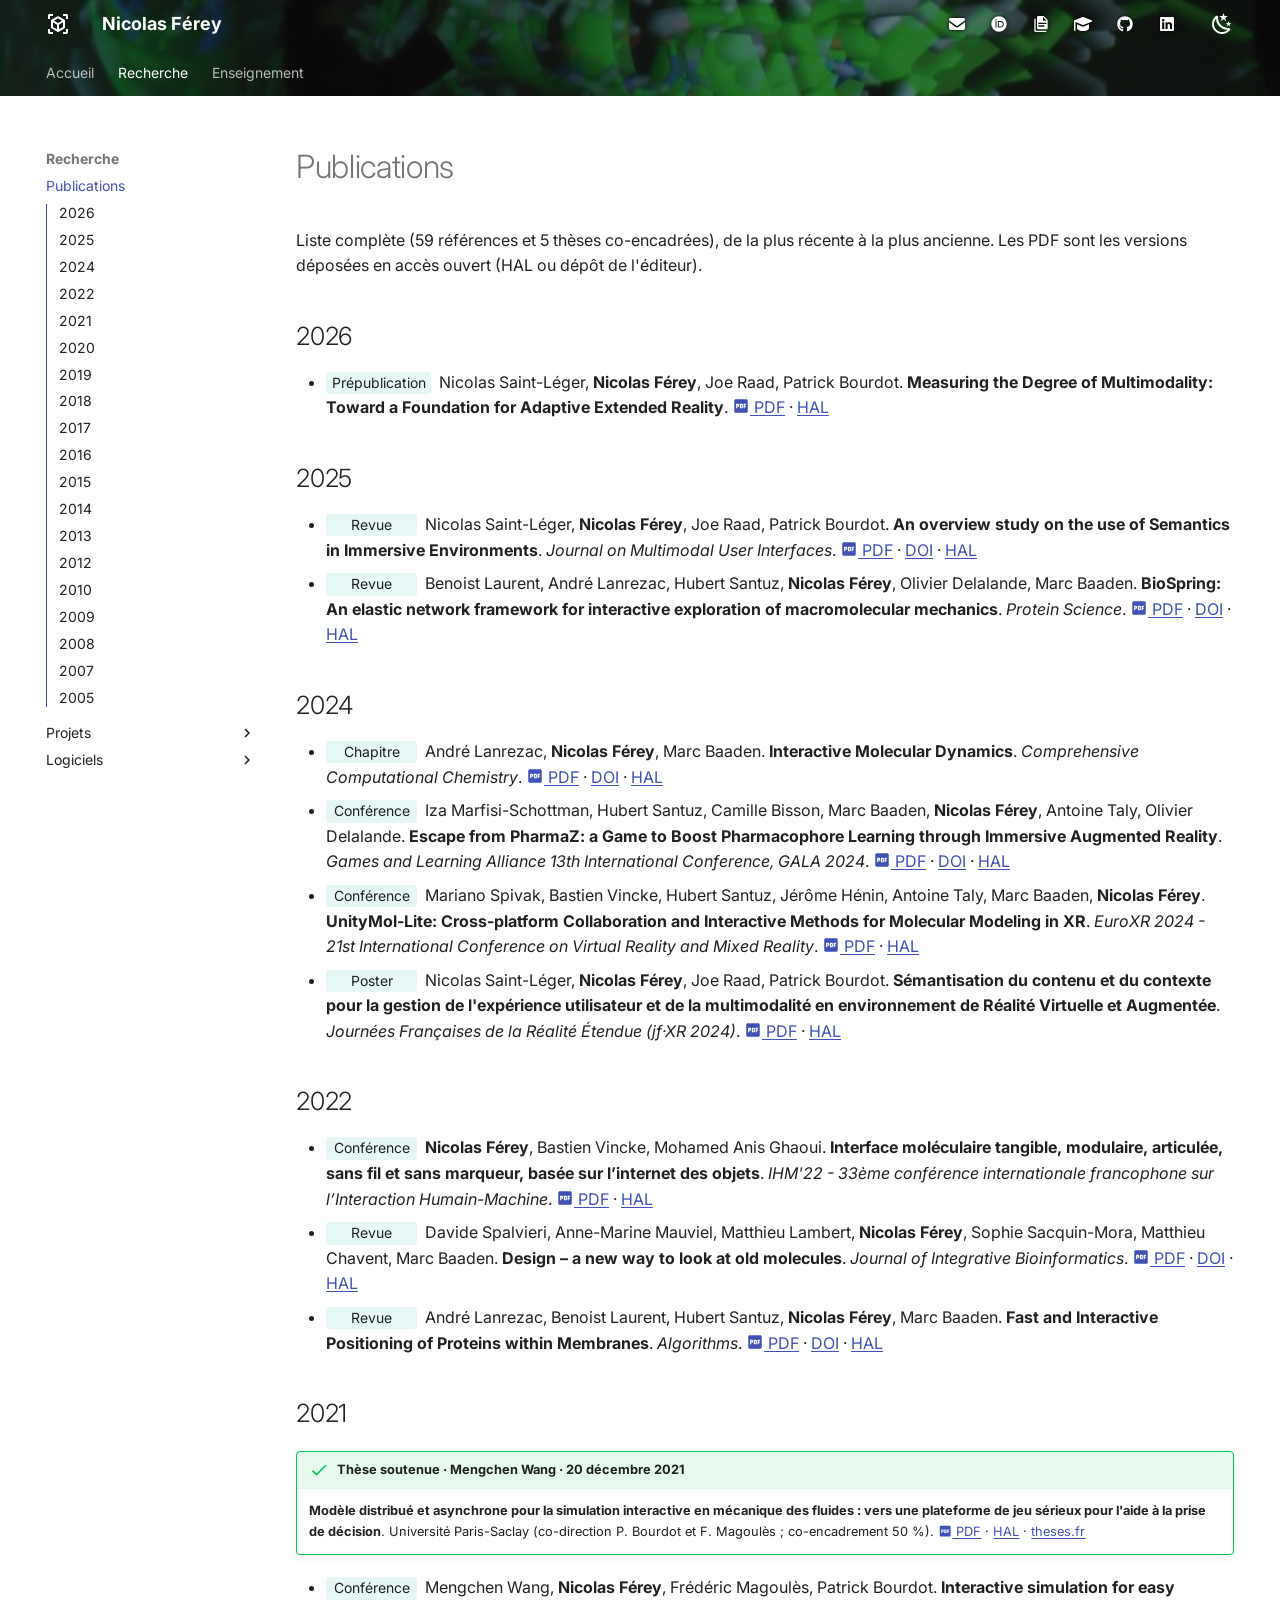
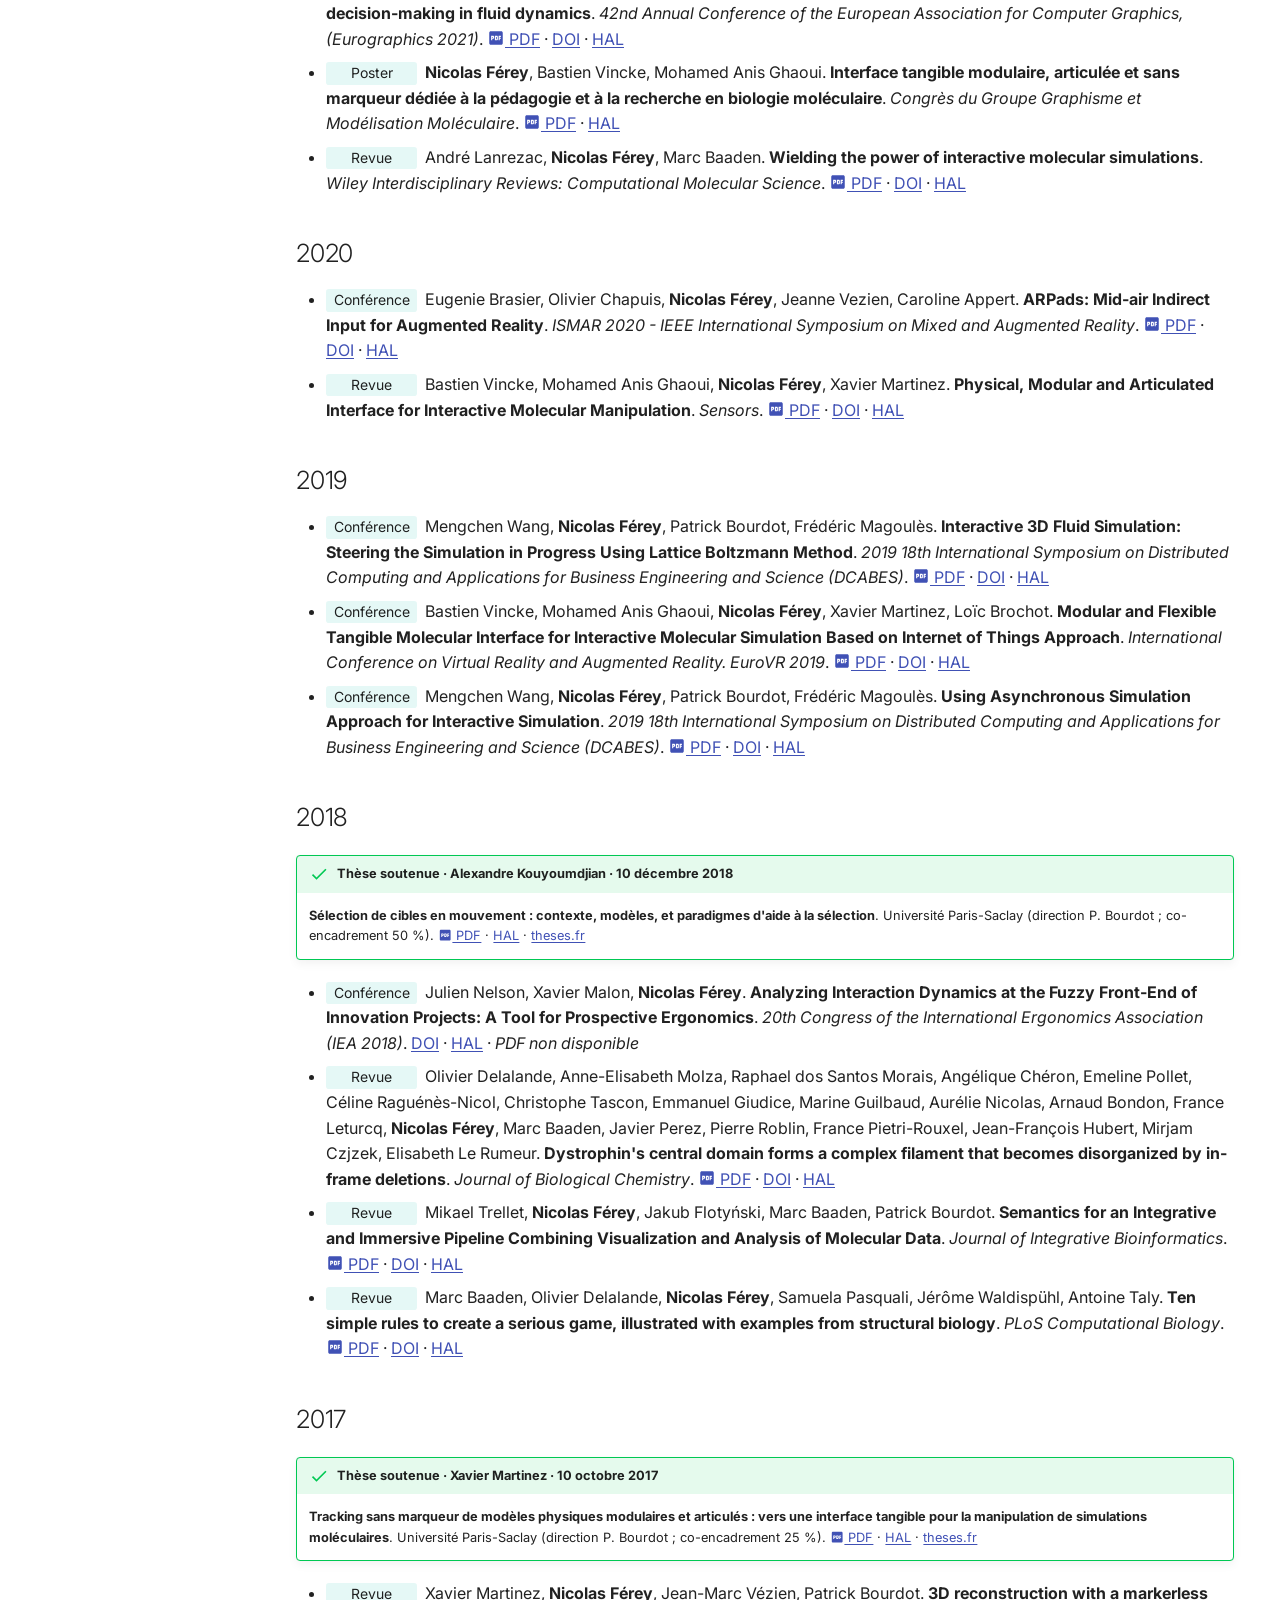
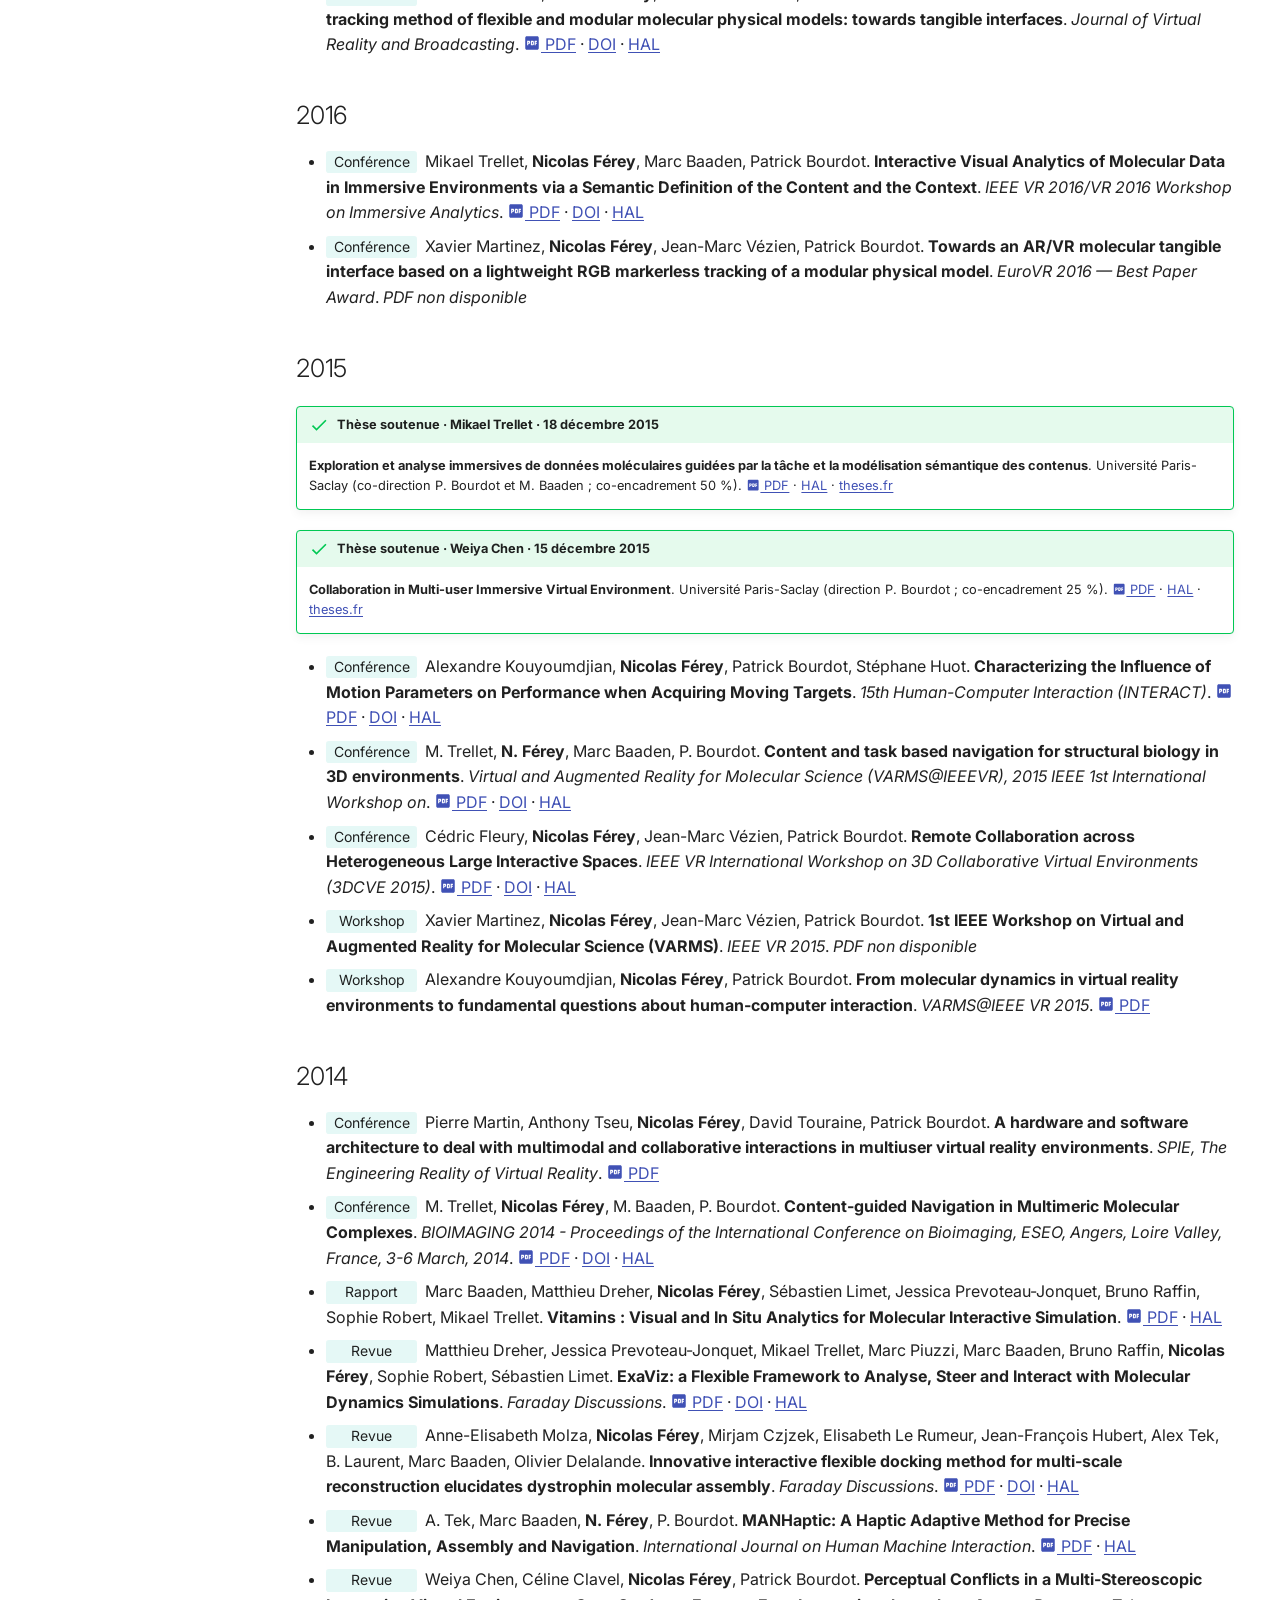
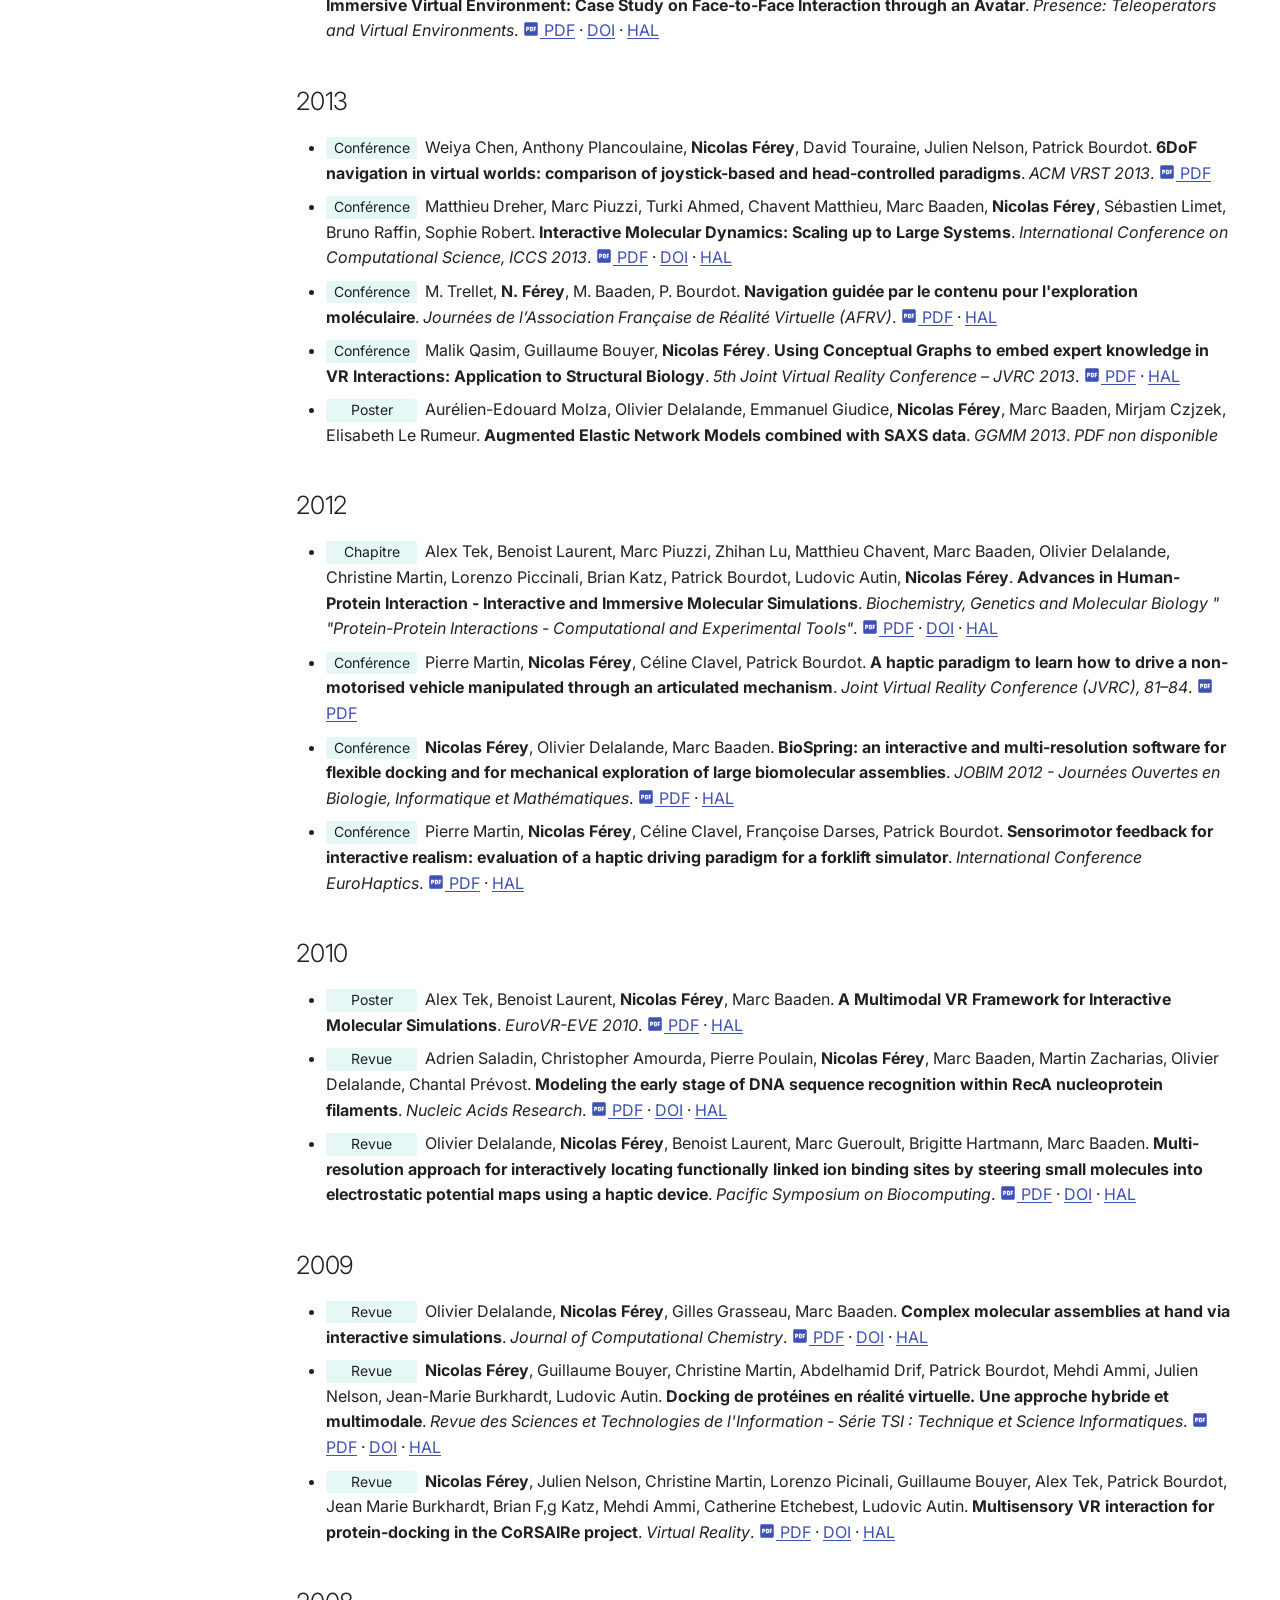
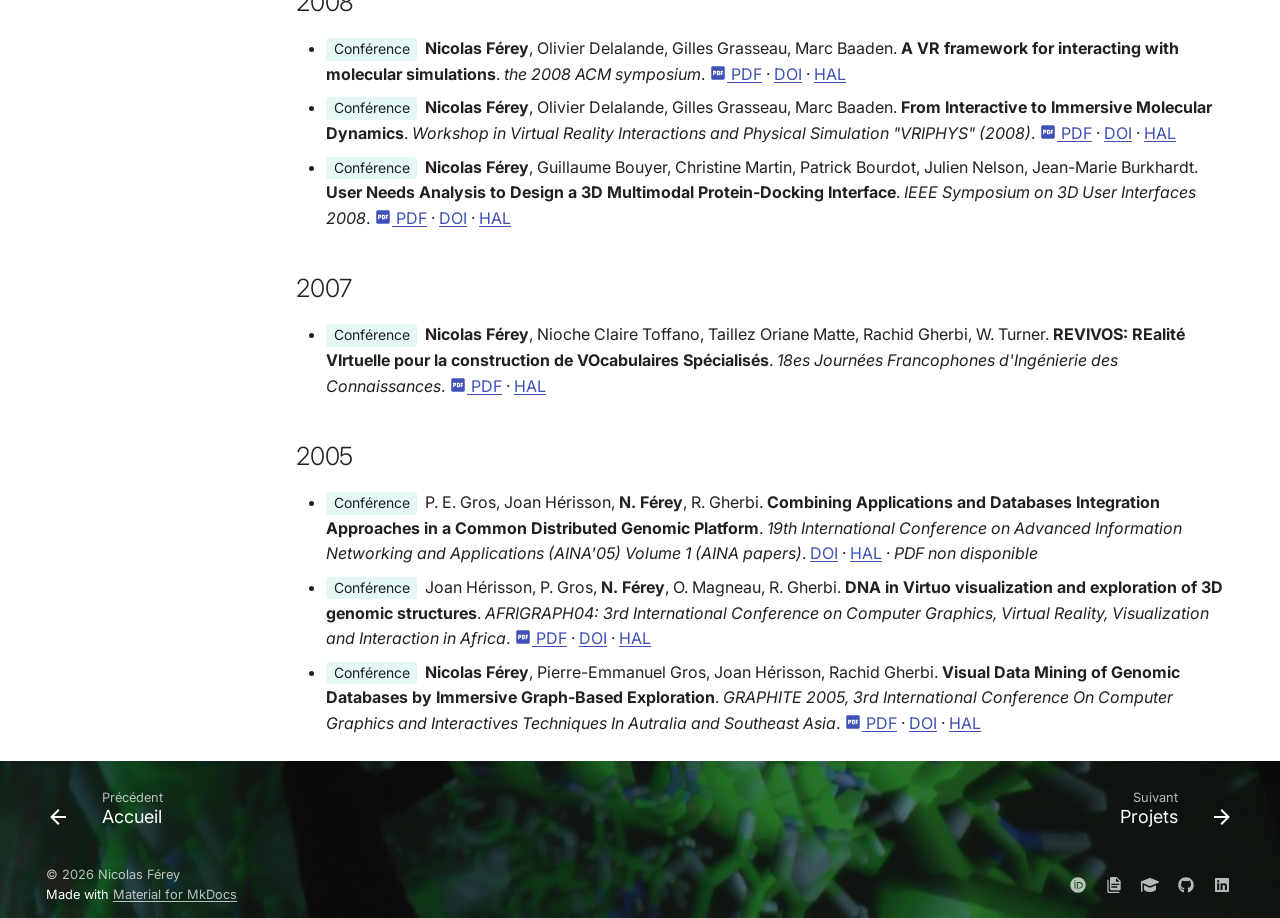
<file: publications/index.html>
<!doctype html>
<html lang="fr" class="no-js">
  <head>
    
      <meta charset="utf-8">
      <meta name="viewport" content="width=device-width,initial-scale=1">
      
        <meta name="description" content="Maître de conférences en informatique, LISN / IUT d'Orsay — Université Paris-Saclay">
      
      
        <meta name="author" content="Nicolas Férey">
      
      
        <link rel="canonical" href="https://nicolasferey.github.io/publications/">
      
      
        <link rel="prev" href="..">
      
      
        <link rel="next" href="../projets/">
      
      
        
      
      
      <link rel="icon" href="../assets/images/favicon.png">
      <meta name="generator" content="mkdocs-1.6.1, mkdocs-material-9.8.1">
    
    
      
        <title>Publications - Nicolas Férey</title>
      
    
    
      <link rel="stylesheet" href="../assets/stylesheets/main.57a0d79d.min.css">
      
        
        <link rel="stylesheet" href="../assets/stylesheets/palette.fb2fffe2.min.css">
      
      


    
    
      
    
    
      
        
        
        <link rel="preconnect" href="https://fonts.gstatic.com" crossorigin>
        <link rel="stylesheet" href="https://fonts.googleapis.com/css?family=Inter:300,300i,400,400i,700,700i%7CJetBrains+Mono:400,400i,700,700i&display=fallback">
        <style>:root{--md-text-font:"Inter";--md-code-font:"JetBrains Mono"}</style>
      
    
    
      <link rel="stylesheet" href="../stylesheets/extra.css">
    
    <script>__md_scope=new URL("..",location),__md_hash=e=>[...e].reduce(((e,_)=>(e<<5)-e+_.charCodeAt(0)),0),__md_get=(e,_=localStorage,t=__md_scope)=>JSON.parse(_.getItem(t.pathname+"."+e)),__md_set=(e,_,t=localStorage,a=__md_scope)=>{try{t.setItem(a.pathname+"."+e,JSON.stringify(_))}catch(e){}}</script>
    
      

    
    
  </head>
  
  
    
    
      
    
    
    
    
    <body dir="ltr" data-md-color-scheme="default" data-md-color-primary="indigo" data-md-color-accent="teal">
  
    
    <input class="md-toggle" data-md-toggle="drawer" type="checkbox" id="__drawer" autocomplete="off">
    <input class="md-toggle" data-md-toggle="search" type="checkbox" id="__search" autocomplete="off">
    <label class="md-overlay" for="__drawer"></label>
    <div data-md-component="skip">
      
        
        <a href="#publications" class="md-skip">
          Aller au contenu
        </a>
      
    </div>
    <div data-md-component="announce">
      
    </div>
    
    
      

<header class="md-header" data-md-component="header">
  <nav class="md-header__inner md-grid" aria-label="En-tête">
    <a href=".." title="Nicolas Férey" class="md-header__button md-logo" aria-label="Nicolas Férey" data-md-component="logo">
      
  
  <svg xmlns="http://www.w3.org/2000/svg" viewBox="0 0 24 24"><path d="M17 22v-2h3v-3h2v3.5c0 .39-.16.74-.46 1.04s-.65.46-1.04.46zM7 22H3.5c-.39 0-.74-.16-1.04-.46S2 20.89 2 20.5V17h2v3h3zM17 2h3.5c.39 0 .74.16 1.04.46s.46.65.46 1.04V7h-2V4h-3zM7 2v2H4v3H2V3.5c0-.39.16-.74.46-1.04S3.11 2 3.5 2zm6 15.25 4-2.3v-4.59l-4 2.3zm-1-6.33 4-2.29-4-2.35-4 2.35zm-5 4.03 4 2.3v-4.59l-4-2.3zm11.23-7.36c.5.32.77.75.77 1.32v6.32c0 .57-.27 1-.77 1.32l-5.48 3.18q-.75.48-1.5 0l-5.48-3.18c-.5-.32-.77-.75-.77-1.32V8.91c0-.57.27-1 .77-1.32l5.48-3.18c.25-.13.5-.19.75-.19s.5.06.75.19z"/></svg>

    </a>
    <label class="md-header__button md-icon" for="__drawer">
      
      <svg xmlns="http://www.w3.org/2000/svg" viewBox="0 0 24 24"><path d="M3 6h18v2H3zm0 5h18v2H3zm0 5h18v2H3z"/></svg>
    </label>
    <div class="md-header__title" data-md-component="header-title">
      <div class="md-header__ellipsis">
        <div class="md-header__topic">
          <span class="md-ellipsis">
            Nicolas Férey
          </span>
        </div>
        <div class="md-header__topic" data-md-component="header-topic">
          <span class="md-ellipsis">
            
              Publications
            
          </span>
        </div>
      </div>
    </div>
    
      
        <form class="md-header__option" data-md-component="palette">
  
    
    
    
    <input class="md-option" data-md-color-media="(prefers-color-scheme: light)" data-md-color-scheme="default" data-md-color-primary="indigo" data-md-color-accent="teal"  aria-label="Passer en mode sombre"  type="radio" name="__palette" id="__palette_0">
    
      <label class="md-header__button md-icon" title="Passer en mode sombre" for="__palette_1" hidden>
        <svg xmlns="http://www.w3.org/2000/svg" viewBox="0 0 24 24"><path d="m17.75 4.09-2.53 1.94.91 3.06-2.63-1.81-2.63 1.81.91-3.06-2.53-1.94L12.44 4l1.06-3 1.06 3zm3.5 6.91-1.64 1.25.59 1.98-1.7-1.17-1.7 1.17.59-1.98L15.75 11l2.06-.05L18.5 9l.69 1.95zm-2.28 4.95c.83-.08 1.72 1.1 1.19 1.85-.32.45-.66.87-1.08 1.27C15.17 23 8.84 23 4.94 19.07c-3.91-3.9-3.91-10.24 0-14.14.4-.4.82-.76 1.27-1.08.75-.53 1.93.36 1.85 1.19-.27 2.86.69 5.83 2.89 8.02a9.96 9.96 0 0 0 8.02 2.89m-1.64 2.02a12.08 12.08 0 0 1-7.8-3.47c-2.17-2.19-3.33-5-3.49-7.82-2.81 3.14-2.7 7.96.31 10.98 3.02 3.01 7.84 3.12 10.98.31"/></svg>
      </label>
    
  
    
    
    
    <input class="md-option" data-md-color-media="(prefers-color-scheme: dark)" data-md-color-scheme="slate" data-md-color-primary="indigo" data-md-color-accent="teal"  aria-label="Passer en mode clair"  type="radio" name="__palette" id="__palette_1">
    
      <label class="md-header__button md-icon" title="Passer en mode clair" for="__palette_0" hidden>
        <svg xmlns="http://www.w3.org/2000/svg" viewBox="0 0 24 24"><path d="M12 7a5 5 0 0 1 5 5 5 5 0 0 1-5 5 5 5 0 0 1-5-5 5 5 0 0 1 5-5m0 2a3 3 0 0 0-3 3 3 3 0 0 0 3 3 3 3 0 0 0 3-3 3 3 0 0 0-3-3m0-7 2.39 3.42C13.65 5.15 12.84 5 12 5s-1.65.15-2.39.42zM3.34 7l4.16-.35A7.2 7.2 0 0 0 5.94 8.5c-.44.74-.69 1.5-.83 2.29zm.02 10 1.76-3.77a7.131 7.131 0 0 0 2.38 4.14zM20.65 7l-1.77 3.79a7.02 7.02 0 0 0-2.38-4.15zm-.01 10-4.14.36c.59-.51 1.12-1.14 1.54-1.86.42-.73.69-1.5.83-2.29zM12 22l-2.41-3.44c.74.27 1.55.44 2.41.44.82 0 1.63-.17 2.37-.44z"/></svg>
      </label>
    
  
</form>
      
    
    
      <script>var palette=__md_get("__palette");if(palette&&palette.color){if("(prefers-color-scheme)"===palette.color.media){var media=matchMedia("(prefers-color-scheme: light)"),input=document.querySelector(media.matches?"[data-md-color-media='(prefers-color-scheme: light)']":"[data-md-color-media='(prefers-color-scheme: dark)']");palette.color.media=input.getAttribute("data-md-color-media"),palette.color.scheme=input.getAttribute("data-md-color-scheme"),palette.color.primary=input.getAttribute("data-md-color-primary"),palette.color.accent=input.getAttribute("data-md-color-accent")}for(var[key,value]of Object.entries(palette.color))document.body.setAttribute("data-md-color-"+key,value)}</script>
    
    
    
    
  </nav>
  
</header>
    
    <div class="md-container" data-md-component="container">
      
      
        
          
            
<nav class="md-tabs" aria-label="Onglets" data-md-component="tabs">
  <div class="md-grid">
    <ul class="md-tabs__list">
      
        
  
  
  
  
    <li class="md-tabs__item">
      <a href=".." class="md-tabs__link">
        
  
  
    
  
  Accueil

      </a>
    </li>
  

      
        
  
  
  
    
  
  
    
    
      <li class="md-tabs__item md-tabs__item--active">
        <a href="./" class="md-tabs__link">
          
  
  
    
  
  Recherche

        </a>
      </li>
    
  

      
        
  
  
  
  
    <li class="md-tabs__item">
      <a href="../enseignement/" class="md-tabs__link">
        
  
  
    
  
  Enseignement

      </a>
    </li>
  

      
    </ul>
  </div>
</nav>
          
        
      
      <main class="md-main" data-md-component="main">
        <div class="md-main__inner md-grid">
          
            
              
              <div class="md-sidebar md-sidebar--primary" data-md-component="sidebar" data-md-type="navigation" >
                <div class="md-sidebar__scrollwrap">
                  <div class="md-sidebar__inner">
                    


  


  

<nav class="md-nav md-nav--primary md-nav--lifted md-nav--integrated" aria-label="Navigation" data-md-level="0">
  <label class="md-nav__title" for="__drawer">
    <a href=".." title="Nicolas Férey" class="md-nav__button md-logo" aria-label="Nicolas Férey" data-md-component="logo">
      
  
  <svg xmlns="http://www.w3.org/2000/svg" viewBox="0 0 24 24"><path d="M17 22v-2h3v-3h2v3.5c0 .39-.16.74-.46 1.04s-.65.46-1.04.46zM7 22H3.5c-.39 0-.74-.16-1.04-.46S2 20.89 2 20.5V17h2v3h3zM17 2h3.5c.39 0 .74.16 1.04.46s.46.65.46 1.04V7h-2V4h-3zM7 2v2H4v3H2V3.5c0-.39.16-.74.46-1.04S3.11 2 3.5 2zm6 15.25 4-2.3v-4.59l-4 2.3zm-1-6.33 4-2.29-4-2.35-4 2.35zm-5 4.03 4 2.3v-4.59l-4-2.3zm11.23-7.36c.5.32.77.75.77 1.32v6.32c0 .57-.27 1-.77 1.32l-5.48 3.18q-.75.48-1.5 0l-5.48-3.18c-.5-.32-.77-.75-.77-1.32V8.91c0-.57.27-1 .77-1.32l5.48-3.18c.25-.13.5-.19.75-.19s.5.06.75.19z"/></svg>

    </a>
    Nicolas Férey
  </label>
  
  <ul class="md-nav__list" data-md-scrollfix>
    
      
      
  
  
  
  
    <li class="md-nav__item">
      <a href=".." class="md-nav__link">
        
  
  
  <span class="md-ellipsis">
    
  
    Accueil
  

    
  </span>
  
  

      </a>
    </li>
  

    
      
      
  
  
    
  
  
  
    
    
      
        
      
        
      
        
      
    
    
    
      
        
        
      
      
    
    
    <li class="md-nav__item md-nav__item--active md-nav__item--section md-nav__item--nested">
      
        
        
        <input class="md-nav__toggle md-toggle " type="checkbox" id="__nav_2" checked>
        
          
          <label class="md-nav__link" for="__nav_2" id="__nav_2_label" tabindex="">
            
  
  
  <span class="md-ellipsis">
    
  
    Recherche
  

    
  </span>
  
  

            <span class="md-nav__icon md-icon"></span>
          </label>
        
        <nav class="md-nav" data-md-level="1" aria-labelledby="__nav_2_label" aria-expanded="true">
          <label class="md-nav__title" for="__nav_2">
            <span class="md-nav__icon md-icon"></span>
            
  
    Recherche
  

          </label>
          <ul class="md-nav__list" data-md-scrollfix>
            
              
                
  
  
    
  
  
  
    <li class="md-nav__item md-nav__item--active">
      
      <input class="md-nav__toggle md-toggle" type="checkbox" id="__toc">
      
      
        
      
      
        <label class="md-nav__link md-nav__link--active" for="__toc">
          
  
  
  <span class="md-ellipsis">
    
  
    Publications
  

    
  </span>
  
  

          <span class="md-nav__icon md-icon"></span>
        </label>
      
      <a href="./" class="md-nav__link md-nav__link--active">
        
  
  
  <span class="md-ellipsis">
    
  
    Publications
  

    
  </span>
  
  

      </a>
      
        

<nav class="md-nav md-nav--secondary" aria-label="Table des matières">
  
  
  
    
  
  
    <label class="md-nav__title" for="__toc">
      <span class="md-nav__icon md-icon"></span>
      Table des matières
    </label>
    <ul class="md-nav__list" data-md-component="toc" data-md-scrollfix>
      
        <li class="md-nav__item">
  <a href="#2026" class="md-nav__link">
    <span class="md-ellipsis">
      
        2026
      
    </span>
  </a>
  
</li>
      
        <li class="md-nav__item">
  <a href="#2025" class="md-nav__link">
    <span class="md-ellipsis">
      
        2025
      
    </span>
  </a>
  
</li>
      
        <li class="md-nav__item">
  <a href="#2024" class="md-nav__link">
    <span class="md-ellipsis">
      
        2024
      
    </span>
  </a>
  
</li>
      
        <li class="md-nav__item">
  <a href="#2022" class="md-nav__link">
    <span class="md-ellipsis">
      
        2022
      
    </span>
  </a>
  
</li>
      
        <li class="md-nav__item">
  <a href="#2021" class="md-nav__link">
    <span class="md-ellipsis">
      
        2021
      
    </span>
  </a>
  
</li>
      
        <li class="md-nav__item">
  <a href="#2020" class="md-nav__link">
    <span class="md-ellipsis">
      
        2020
      
    </span>
  </a>
  
</li>
      
        <li class="md-nav__item">
  <a href="#2019" class="md-nav__link">
    <span class="md-ellipsis">
      
        2019
      
    </span>
  </a>
  
</li>
      
        <li class="md-nav__item">
  <a href="#2018" class="md-nav__link">
    <span class="md-ellipsis">
      
        2018
      
    </span>
  </a>
  
</li>
      
        <li class="md-nav__item">
  <a href="#2017" class="md-nav__link">
    <span class="md-ellipsis">
      
        2017
      
    </span>
  </a>
  
</li>
      
        <li class="md-nav__item">
  <a href="#2016" class="md-nav__link">
    <span class="md-ellipsis">
      
        2016
      
    </span>
  </a>
  
</li>
      
        <li class="md-nav__item">
  <a href="#2015" class="md-nav__link">
    <span class="md-ellipsis">
      
        2015
      
    </span>
  </a>
  
</li>
      
        <li class="md-nav__item">
  <a href="#2014" class="md-nav__link">
    <span class="md-ellipsis">
      
        2014
      
    </span>
  </a>
  
</li>
      
        <li class="md-nav__item">
  <a href="#2013" class="md-nav__link">
    <span class="md-ellipsis">
      
        2013
      
    </span>
  </a>
  
</li>
      
        <li class="md-nav__item">
  <a href="#2012" class="md-nav__link">
    <span class="md-ellipsis">
      
        2012
      
    </span>
  </a>
  
</li>
      
        <li class="md-nav__item">
  <a href="#2010" class="md-nav__link">
    <span class="md-ellipsis">
      
        2010
      
    </span>
  </a>
  
</li>
      
        <li class="md-nav__item">
  <a href="#2009" class="md-nav__link">
    <span class="md-ellipsis">
      
        2009
      
    </span>
  </a>
  
</li>
      
        <li class="md-nav__item">
  <a href="#2008" class="md-nav__link">
    <span class="md-ellipsis">
      
        2008
      
    </span>
  </a>
  
</li>
      
        <li class="md-nav__item">
  <a href="#2007" class="md-nav__link">
    <span class="md-ellipsis">
      
        2007
      
    </span>
  </a>
  
</li>
      
        <li class="md-nav__item">
  <a href="#2005" class="md-nav__link">
    <span class="md-ellipsis">
      
        2005
      
    </span>
  </a>
  
</li>
      
    </ul>
  
</nav>
      
    </li>
  

              
            
              
                
  
  
  
  
    
    
      
        
          
        
      
        
      
        
      
        
      
        
      
        
      
        
      
    
    
    
      
      
    
    
    <li class="md-nav__item md-nav__item--nested">
      
        
        
        <input class="md-nav__toggle md-toggle " type="checkbox" id="__nav_2_2" >
        
          
          <div class="md-nav__link md-nav__container">
            <a href="../projets/" class="md-nav__link ">
              
  
  
  <span class="md-ellipsis">
    
  
    Projets
  

    
  </span>
  
  

            </a>
            
              
              <label class="md-nav__link " for="__nav_2_2" id="__nav_2_2_label" tabindex="0">
                <span class="md-nav__icon md-icon"></span>
              </label>
            
          </div>
        
        <nav class="md-nav" data-md-level="2" aria-labelledby="__nav_2_2_label" aria-expanded="false">
          <label class="md-nav__title" for="__nav_2_2">
            <span class="md-nav__icon md-icon"></span>
            
  
    Projets
  

          </label>
          <ul class="md-nav__list" data-md-scrollfix>
            
              
            
              
                
  
  
  
  
    <li class="md-nav__item">
      <a href="../projets/pirate/" class="md-nav__link">
        
  
  
  <span class="md-ellipsis">
    
  
    ANR PIRATE
  

    
  </span>
  
  

      </a>
    </li>
  

              
            
              
                
  
  
  
  
    <li class="md-nav__item">
      <a href="../projets/biotinint/" class="md-nav__link">
        
  
  
  <span class="md-ellipsis">
    
  
    BioTIN'INT
  

    
  </span>
  
  

      </a>
    </li>
  

              
            
              
                
  
  
  
  
    <li class="md-nav__item">
      <a href="../projets/ucb-biopharma/" class="md-nav__link">
        
  
  
  <span class="md-ellipsis">
    
  
    UCB BioPharma
  

    
  </span>
  
  

      </a>
    </li>
  

              
            
              
                
  
  
  
  
    <li class="md-nav__item">
      <a href="../projets/fluidmeat/" class="md-nav__link">
        
  
  
  <span class="md-ellipsis">
    
  
    FluidMeAT
  

    
  </span>
  
  

      </a>
    </li>
  

              
            
              
                
  
  
  
  
    <li class="md-nav__item">
      <a href="../projets/exaviz/" class="md-nav__link">
        
  
  
  <span class="md-ellipsis">
    
  
    ANR ExaViz
  

    
  </span>
  
  

      </a>
    </li>
  

              
            
              
                
  
  
  
  
    <li class="md-nav__item">
      <a href="../projets/corsaire/" class="md-nav__link">
        
  
  
  <span class="md-ellipsis">
    
  
    ANR CoRSAIRe
  

    
  </span>
  
  

      </a>
    </li>
  

              
            
          </ul>
        </nav>
      
    </li>
  

              
            
              
                
  
  
  
  
    
    
      
        
          
        
      
        
      
        
      
    
    
    
      
      
    
    
    <li class="md-nav__item md-nav__item--nested">
      
        
        
        <input class="md-nav__toggle md-toggle " type="checkbox" id="__nav_2_3" >
        
          
          <div class="md-nav__link md-nav__container">
            <a href="../logiciels/" class="md-nav__link ">
              
  
  
  <span class="md-ellipsis">
    
  
    Logiciels
  

    
  </span>
  
  

            </a>
            
              
              <label class="md-nav__link " for="__nav_2_3" id="__nav_2_3_label" tabindex="0">
                <span class="md-nav__icon md-icon"></span>
              </label>
            
          </div>
        
        <nav class="md-nav" data-md-level="2" aria-labelledby="__nav_2_3_label" aria-expanded="false">
          <label class="md-nav__title" for="__nav_2_3">
            <span class="md-nav__icon md-icon"></span>
            
  
    Logiciels
  

          </label>
          <ul class="md-nav__list" data-md-scrollfix>
            
              
            
              
                
  
  
  
  
    <li class="md-nav__item">
      <a href="../logiciels/biospring/" class="md-nav__link">
        
  
  
  <span class="md-ellipsis">
    
  
    BioSpring
  

    
  </span>
  
  

      </a>
    </li>
  

              
            
              
                
  
  
  
  
    <li class="md-nav__item">
      <a href="../logiciels/unitymol/" class="md-nav__link">
        
  
  
  <span class="md-ellipsis">
    
  
    UnityMol
  

    
  </span>
  
  

      </a>
    </li>
  

              
            
          </ul>
        </nav>
      
    </li>
  

              
            
          </ul>
        </nav>
      
    </li>
  

    
      
      
  
  
  
  
    <li class="md-nav__item">
      <a href="../enseignement/" class="md-nav__link">
        
  
  
  <span class="md-ellipsis">
    
  
    Enseignement
  

    
  </span>
  
  

      </a>
    </li>
  

    
  </ul>
</nav>
                  </div>
                </div>
              </div>
            
            
          
          
            <div class="md-content" data-md-component="content">
              
              <article class="md-content__inner md-typeset">
                
                  



<h1 id="publications">Publications<a class="headerlink" href="#publications" title="Permanent link">&para;</a></h1>
<p>Liste complète (59 références et 5 thèses co-encadrées), de la plus récente à la plus ancienne. Les PDF sont les versions déposées en accès ouvert (HAL ou dépôt de l'éditeur).</p>
<h2 id="2026">2026<a class="headerlink" href="#2026" title="Permanent link">&para;</a></h2>
<ul>
<li><span class="pubtype">Prépublication</span> Nicolas Saint-Léger, <strong>Nicolas Férey</strong>, Joe Raad, Patrick Bourdot. <strong>Measuring the Degree of Multimodality: Toward a Foundation for Adaptive Extended Reality</strong>. <a href="https://hal.science/hal-05779425/document"><span class="twemoji"><svg xmlns="http://www.w3.org/2000/svg" viewBox="0 0 24 24"><path d="M19 3H5c-1.1 0-2 .9-2 2v14c0 1.1.9 2 2 2h14c1.1 0 2-.9 2-2V5c0-1.1-.9-2-2-2m-9.5 8.5c0 .8-.7 1.5-1.5 1.5H7v2H5.5V9H8c.8 0 1.5.7 1.5 1.5zm5 2c0 .8-.7 1.5-1.5 1.5h-2.5V9H13c.8 0 1.5.7 1.5 1.5zm4-3H17v1h1.5V13H17v2h-1.5V9h3zm-6.5 0h1v3h-1zm-5 0h1v1H7z"/></svg></span> PDF</a> · <a href="https://hal.science/hal-05779425">HAL</a></li>
</ul>
<h2 id="2025">2025<a class="headerlink" href="#2025" title="Permanent link">&para;</a></h2>
<ul>
<li><span class="pubtype">Revue</span> Nicolas Saint-Léger, <strong>Nicolas Férey</strong>, Joe Raad, Patrick Bourdot. <strong>An overview study on the use of Semantics in Immersive Environments</strong>. <em>Journal on Multimodal User Interfaces</em>. <a href="2025-an-overview-study-on-the-use-of-semantics-in-immer.pdf"><span class="twemoji"><svg xmlns="http://www.w3.org/2000/svg" viewBox="0 0 24 24"><path d="M19 3H5c-1.1 0-2 .9-2 2v14c0 1.1.9 2 2 2h14c1.1 0 2-.9 2-2V5c0-1.1-.9-2-2-2m-9.5 8.5c0 .8-.7 1.5-1.5 1.5H7v2H5.5V9H8c.8 0 1.5.7 1.5 1.5zm5 2c0 .8-.7 1.5-1.5 1.5h-2.5V9H13c.8 0 1.5.7 1.5 1.5zm4-3H17v1h1.5V13H17v2h-1.5V9h3zm-6.5 0h1v3h-1zm-5 0h1v1H7z"/></svg></span> PDF</a> · <a href="https://doi.org/10.1007/s12193-025-00465-0">DOI</a> · <a href="https://hal.science/hal-05383687">HAL</a></li>
<li><span class="pubtype">Revue</span> Benoist Laurent, André Lanrezac, Hubert Santuz, <strong>Nicolas Férey</strong>, Olivier Delalande, Marc Baaden. <strong>BioSpring: An elastic network framework for interactive exploration of macromolecular mechanics</strong>. <em>Protein Science</em>. <a href="https://hal.science/hal-05039981/document"><span class="twemoji"><svg xmlns="http://www.w3.org/2000/svg" viewBox="0 0 24 24"><path d="M19 3H5c-1.1 0-2 .9-2 2v14c0 1.1.9 2 2 2h14c1.1 0 2-.9 2-2V5c0-1.1-.9-2-2-2m-9.5 8.5c0 .8-.7 1.5-1.5 1.5H7v2H5.5V9H8c.8 0 1.5.7 1.5 1.5zm5 2c0 .8-.7 1.5-1.5 1.5h-2.5V9H13c.8 0 1.5.7 1.5 1.5zm4-3H17v1h1.5V13H17v2h-1.5V9h3zm-6.5 0h1v3h-1zm-5 0h1v1H7z"/></svg></span> PDF</a> · <a href="https://doi.org/10.1002/pro.70130">DOI</a> · <a href="https://hal.science/hal-05039981">HAL</a></li>
</ul>
<h2 id="2024">2024<a class="headerlink" href="#2024" title="Permanent link">&para;</a></h2>
<ul>
<li><span class="pubtype">Chapitre</span> André Lanrezac, <strong>Nicolas Férey</strong>, Marc Baaden. <strong>Interactive Molecular Dynamics</strong>. <em>Comprehensive Computational Chemistry</em>. <a href="https://hal.science/hal-04307111/document"><span class="twemoji"><svg xmlns="http://www.w3.org/2000/svg" viewBox="0 0 24 24"><path d="M19 3H5c-1.1 0-2 .9-2 2v14c0 1.1.9 2 2 2h14c1.1 0 2-.9 2-2V5c0-1.1-.9-2-2-2m-9.5 8.5c0 .8-.7 1.5-1.5 1.5H7v2H5.5V9H8c.8 0 1.5.7 1.5 1.5zm5 2c0 .8-.7 1.5-1.5 1.5h-2.5V9H13c.8 0 1.5.7 1.5 1.5zm4-3H17v1h1.5V13H17v2h-1.5V9h3zm-6.5 0h1v3h-1zm-5 0h1v1H7z"/></svg></span> PDF</a> · <a href="https://doi.org/10.1016/B978-0-12-821978-2.00115-X">DOI</a> · <a href="https://hal.science/hal-04307111">HAL</a></li>
<li><span class="pubtype">Conférence</span> Iza Marfisi-Schottman, Hubert Santuz, Camille Bisson, Marc Baaden, <strong>Nicolas Férey</strong>, Antoine Taly, Olivier Delalande. <strong>Escape from PharmaZ: a Game to Boost Pharmacophore Learning through Immersive Augmented Reality</strong>. <em>Games and Learning Alliance 13th International Conference, GALA 2024</em>. <a href="2024-escape-from-pharmaz-a-game-to-boost-pharmacophore.pdf"><span class="twemoji"><svg xmlns="http://www.w3.org/2000/svg" viewBox="0 0 24 24"><path d="M19 3H5c-1.1 0-2 .9-2 2v14c0 1.1.9 2 2 2h14c1.1 0 2-.9 2-2V5c0-1.1-.9-2-2-2m-9.5 8.5c0 .8-.7 1.5-1.5 1.5H7v2H5.5V9H8c.8 0 1.5.7 1.5 1.5zm5 2c0 .8-.7 1.5-1.5 1.5h-2.5V9H13c.8 0 1.5.7 1.5 1.5zm4-3H17v1h1.5V13H17v2h-1.5V9h3zm-6.5 0h1v3h-1zm-5 0h1v1H7z"/></svg></span> PDF</a> · <a href="https://doi.org/10.1007/978-3-031-78269-5_30">DOI</a> · <a href="https://hal.science/hal-04794554">HAL</a></li>
<li><span class="pubtype">Conférence</span> Mariano Spivak, Bastien Vincke, Hubert Santuz, Jérôme Hénin, Antoine Taly, Marc Baaden, <strong>Nicolas Férey</strong>. <strong>UnityMol-Lite: Cross-platform Collaboration and Interactive Methods for Molecular Modeling in XR</strong>. <em>EuroXR 2024 - 21st International Conference on Virtual Reality and Mixed Reality</em>. <a href="2024-unitymol-lite-cross-platform-collaboration-and-int.pdf"><span class="twemoji"><svg xmlns="http://www.w3.org/2000/svg" viewBox="0 0 24 24"><path d="M19 3H5c-1.1 0-2 .9-2 2v14c0 1.1.9 2 2 2h14c1.1 0 2-.9 2-2V5c0-1.1-.9-2-2-2m-9.5 8.5c0 .8-.7 1.5-1.5 1.5H7v2H5.5V9H8c.8 0 1.5.7 1.5 1.5zm5 2c0 .8-.7 1.5-1.5 1.5h-2.5V9H13c.8 0 1.5.7 1.5 1.5zm4-3H17v1h1.5V13H17v2h-1.5V9h3zm-6.5 0h1v3h-1zm-5 0h1v1H7z"/></svg></span> PDF</a> · <a href="https://hal.science/hal-05163459">HAL</a></li>
<li><span class="pubtype">Poster</span> Nicolas Saint-Léger, <strong>Nicolas Férey</strong>, Joe Raad, Patrick Bourdot. <strong>Sémantisation du contenu et du contexte pour la gestion de l'expérience utilisateur et de la multimodalité en environnement de Réalité Virtuelle et Augmentée</strong>. <em>Journées Françaises de la Réalité Étendue (jf·XR 2024)</em>. <a href="https://hal.science/hal-05779106/document"><span class="twemoji"><svg xmlns="http://www.w3.org/2000/svg" viewBox="0 0 24 24"><path d="M19 3H5c-1.1 0-2 .9-2 2v14c0 1.1.9 2 2 2h14c1.1 0 2-.9 2-2V5c0-1.1-.9-2-2-2m-9.5 8.5c0 .8-.7 1.5-1.5 1.5H7v2H5.5V9H8c.8 0 1.5.7 1.5 1.5zm5 2c0 .8-.7 1.5-1.5 1.5h-2.5V9H13c.8 0 1.5.7 1.5 1.5zm4-3H17v1h1.5V13H17v2h-1.5V9h3zm-6.5 0h1v3h-1zm-5 0h1v1H7z"/></svg></span> PDF</a> · <a href="https://hal.science/hal-05779106">HAL</a></li>
</ul>
<h2 id="2022">2022<a class="headerlink" href="#2022" title="Permanent link">&para;</a></h2>
<ul>
<li><span class="pubtype">Conférence</span> <strong>Nicolas Férey</strong>, Bastien Vincke, Mohamed Anis Ghaoui. <strong>Interface moléculaire tangible, modulaire, articulée, sans fil et sans marqueur, basée sur l’internet des objets</strong>. <em>IHM'22 - 33ème conférence internationale francophone sur l’Interaction Humain-Machine</em>. <a href="2022-interface-moleculaire-tangible-modulaire-articulee.pdf"><span class="twemoji"><svg xmlns="http://www.w3.org/2000/svg" viewBox="0 0 24 24"><path d="M19 3H5c-1.1 0-2 .9-2 2v14c0 1.1.9 2 2 2h14c1.1 0 2-.9 2-2V5c0-1.1-.9-2-2-2m-9.5 8.5c0 .8-.7 1.5-1.5 1.5H7v2H5.5V9H8c.8 0 1.5.7 1.5 1.5zm5 2c0 .8-.7 1.5-1.5 1.5h-2.5V9H13c.8 0 1.5.7 1.5 1.5zm4-3H17v1h1.5V13H17v2h-1.5V9h3zm-6.5 0h1v3h-1zm-5 0h1v1H7z"/></svg></span> PDF</a> · <a href="https://hal.science/hal-03835651">HAL</a></li>
<li><span class="pubtype">Revue</span> Davide Spalvieri, Anne-Marine Mauviel, Matthieu Lambert, <strong>Nicolas Férey</strong>, Sophie Sacquin-Mora, Matthieu Chavent, Marc Baaden. <strong>Design – a new way to look at old molecules</strong>. <em>Journal of Integrative Bioinformatics</em>. <a href="https://hal.science/hal-03793308/document"><span class="twemoji"><svg xmlns="http://www.w3.org/2000/svg" viewBox="0 0 24 24"><path d="M19 3H5c-1.1 0-2 .9-2 2v14c0 1.1.9 2 2 2h14c1.1 0 2-.9 2-2V5c0-1.1-.9-2-2-2m-9.5 8.5c0 .8-.7 1.5-1.5 1.5H7v2H5.5V9H8c.8 0 1.5.7 1.5 1.5zm5 2c0 .8-.7 1.5-1.5 1.5h-2.5V9H13c.8 0 1.5.7 1.5 1.5zm4-3H17v1h1.5V13H17v2h-1.5V9h3zm-6.5 0h1v3h-1zm-5 0h1v1H7z"/></svg></span> PDF</a> · <a href="https://doi.org/10.1515/jib-2022-0020">DOI</a> · <a href="https://hal.science/hal-03793308">HAL</a></li>
<li><span class="pubtype">Revue</span> André Lanrezac, Benoist Laurent, Hubert Santuz, <strong>Nicolas Férey</strong>, Marc Baaden. <strong>Fast and Interactive Positioning of Proteins within Membranes</strong>. <em>Algorithms</em>. <a href="2022-fast-and-interactive-positioning-of-proteins-withi.pdf"><span class="twemoji"><svg xmlns="http://www.w3.org/2000/svg" viewBox="0 0 24 24"><path d="M19 3H5c-1.1 0-2 .9-2 2v14c0 1.1.9 2 2 2h14c1.1 0 2-.9 2-2V5c0-1.1-.9-2-2-2m-9.5 8.5c0 .8-.7 1.5-1.5 1.5H7v2H5.5V9H8c.8 0 1.5.7 1.5 1.5zm5 2c0 .8-.7 1.5-1.5 1.5h-2.5V9H13c.8 0 1.5.7 1.5 1.5zm4-3H17v1h1.5V13H17v2h-1.5V9h3zm-6.5 0h1v3h-1zm-5 0h1v1H7z"/></svg></span> PDF</a> · <a href="https://doi.org/10.3390/a15110415">DOI</a> · <a href="https://hal.science/hal-03873725">HAL</a></li>
</ul>
<h2 id="2021">2021<a class="headerlink" href="#2021" title="Permanent link">&para;</a></h2>
<div class="admonition success">
<p class="admonition-title">Thèse soutenue · Mengchen Wang · 20 décembre 2021</p>
<p><strong>Modèle distribué et asynchrone pour la simulation interactive en mécanique des fluides : vers une plateforme de jeu sérieux pour l'aide à la prise de décision</strong>. Université Paris-Saclay (co-direction P. Bourdot et F. Magoulès ; co-encadrement 50 %). <a href="https://hal.science/tel-03609841/document"><span class="twemoji"><svg xmlns="http://www.w3.org/2000/svg" viewBox="0 0 24 24"><path d="M19 3H5c-1.1 0-2 .9-2 2v14c0 1.1.9 2 2 2h14c1.1 0 2-.9 2-2V5c0-1.1-.9-2-2-2m-9.5 8.5c0 .8-.7 1.5-1.5 1.5H7v2H5.5V9H8c.8 0 1.5.7 1.5 1.5zm5 2c0 .8-.7 1.5-1.5 1.5h-2.5V9H13c.8 0 1.5.7 1.5 1.5zm4-3H17v1h1.5V13H17v2h-1.5V9h3zm-6.5 0h1v3h-1zm-5 0h1v1H7z"/></svg></span> PDF</a> · <a href="https://hal.science/tel-03609841">HAL</a> · <a href="https://theses.fr/2021UPASG113">theses.fr</a></p>
</div>
<ul>
<li><span class="pubtype">Conférence</span> Mengchen Wang, <strong>Nicolas Férey</strong>, Frédéric Magoulès, Patrick Bourdot. <strong>Interactive simulation for easy decision-making in fluid dynamics</strong>. <em>42nd Annual Conference of the European Association for Computer Graphics, (Eurographics 2021)</em>. <a href="https://hal.science/hal-03328156/document"><span class="twemoji"><svg xmlns="http://www.w3.org/2000/svg" viewBox="0 0 24 24"><path d="M19 3H5c-1.1 0-2 .9-2 2v14c0 1.1.9 2 2 2h14c1.1 0 2-.9 2-2V5c0-1.1-.9-2-2-2m-9.5 8.5c0 .8-.7 1.5-1.5 1.5H7v2H5.5V9H8c.8 0 1.5.7 1.5 1.5zm5 2c0 .8-.7 1.5-1.5 1.5h-2.5V9H13c.8 0 1.5.7 1.5 1.5zm4-3H17v1h1.5V13H17v2h-1.5V9h3zm-6.5 0h1v3h-1zm-5 0h1v1H7z"/></svg></span> PDF</a> · <a href="https://doi.org/10.2312/egs.20211022">DOI</a> · <a href="https://hal.science/hal-03328156">HAL</a></li>
<li><span class="pubtype">Poster</span> <strong>Nicolas Férey</strong>, Bastien Vincke, Mohamed Anis Ghaoui. <strong>Interface tangible modulaire, articulée et sans marqueur dédiée à la pédagogie et à la recherche en biologie moléculaire</strong>. <em>Congrès du Groupe Graphisme et Modélisation Moléculaire</em>. <a href="2021-interface-tangible-modulaire-articulee-et-sans-mar.pdf"><span class="twemoji"><svg xmlns="http://www.w3.org/2000/svg" viewBox="0 0 24 24"><path d="M19 3H5c-1.1 0-2 .9-2 2v14c0 1.1.9 2 2 2h14c1.1 0 2-.9 2-2V5c0-1.1-.9-2-2-2m-9.5 8.5c0 .8-.7 1.5-1.5 1.5H7v2H5.5V9H8c.8 0 1.5.7 1.5 1.5zm5 2c0 .8-.7 1.5-1.5 1.5h-2.5V9H13c.8 0 1.5.7 1.5 1.5zm4-3H17v1h1.5V13H17v2h-1.5V9h3zm-6.5 0h1v3h-1zm-5 0h1v1H7z"/></svg></span> PDF</a> · <a href="https://hal.science/hal-04582042">HAL</a></li>
<li><span class="pubtype">Revue</span> André Lanrezac, <strong>Nicolas Férey</strong>, Marc Baaden. <strong>Wielding the power of interactive molecular simulations</strong>. <em>Wiley Interdisciplinary Reviews: Computational Molecular Science</em>. <a href="https://hal.science/hal-03447181/document"><span class="twemoji"><svg xmlns="http://www.w3.org/2000/svg" viewBox="0 0 24 24"><path d="M19 3H5c-1.1 0-2 .9-2 2v14c0 1.1.9 2 2 2h14c1.1 0 2-.9 2-2V5c0-1.1-.9-2-2-2m-9.5 8.5c0 .8-.7 1.5-1.5 1.5H7v2H5.5V9H8c.8 0 1.5.7 1.5 1.5zm5 2c0 .8-.7 1.5-1.5 1.5h-2.5V9H13c.8 0 1.5.7 1.5 1.5zm4-3H17v1h1.5V13H17v2h-1.5V9h3zm-6.5 0h1v3h-1zm-5 0h1v1H7z"/></svg></span> PDF</a> · <a href="https://doi.org/10.1002/WCMS.1594">DOI</a> · <a href="https://hal.science/hal-03447181">HAL</a></li>
</ul>
<h2 id="2020">2020<a class="headerlink" href="#2020" title="Permanent link">&para;</a></h2>
<ul>
<li><span class="pubtype">Conférence</span> Eugenie Brasier, Olivier Chapuis, <strong>Nicolas Férey</strong>, Jeanne Vezien, Caroline Appert. <strong>ARPads: Mid-air Indirect Input for Augmented Reality</strong>. <em>ISMAR 2020 - IEEE International Symposium on Mixed and Augmented Reality</em>. <a href="2020-arpads-mid-air-indirect-input-for-augmented-realit.pdf"><span class="twemoji"><svg xmlns="http://www.w3.org/2000/svg" viewBox="0 0 24 24"><path d="M19 3H5c-1.1 0-2 .9-2 2v14c0 1.1.9 2 2 2h14c1.1 0 2-.9 2-2V5c0-1.1-.9-2-2-2m-9.5 8.5c0 .8-.7 1.5-1.5 1.5H7v2H5.5V9H8c.8 0 1.5.7 1.5 1.5zm5 2c0 .8-.7 1.5-1.5 1.5h-2.5V9H13c.8 0 1.5.7 1.5 1.5zm4-3H17v1h1.5V13H17v2h-1.5V9h3zm-6.5 0h1v3h-1zm-5 0h1v1H7z"/></svg></span> PDF</a> · <a href="https://doi.org/10.1109/ISMAR50242.2020.00060">DOI</a> · <a href="https://hal.science/hal-02915795">HAL</a></li>
<li><span class="pubtype">Revue</span> Bastien Vincke, Mohamed Anis Ghaoui, <strong>Nicolas Férey</strong>, Xavier Martinez. <strong>Physical, Modular and Articulated Interface for Interactive Molecular Manipulation</strong>. <em>Sensors</em>. <a href="2020-physical-modular-and-articulated-interface-for-int.pdf"><span class="twemoji"><svg xmlns="http://www.w3.org/2000/svg" viewBox="0 0 24 24"><path d="M19 3H5c-1.1 0-2 .9-2 2v14c0 1.1.9 2 2 2h14c1.1 0 2-.9 2-2V5c0-1.1-.9-2-2-2m-9.5 8.5c0 .8-.7 1.5-1.5 1.5H7v2H5.5V9H8c.8 0 1.5.7 1.5 1.5zm5 2c0 .8-.7 1.5-1.5 1.5h-2.5V9H13c.8 0 1.5.7 1.5 1.5zm4-3H17v1h1.5V13H17v2h-1.5V9h3zm-6.5 0h1v3h-1zm-5 0h1v1H7z"/></svg></span> PDF</a> · <a href="https://doi.org/10.3390/s20185415">DOI</a> · <a href="https://hal.science/hal-03030681">HAL</a></li>
</ul>
<h2 id="2019">2019<a class="headerlink" href="#2019" title="Permanent link">&para;</a></h2>
<ul>
<li><span class="pubtype">Conférence</span> Mengchen Wang, <strong>Nicolas Férey</strong>, Patrick Bourdot, Frédéric Magoulès. <strong>Interactive 3D Fluid Simulation: Steering the Simulation in Progress Using Lattice Boltzmann Method</strong>. <em>2019 18th International Symposium on Distributed Computing and Applications for Business Engineering and Science (DCABES)</em>. <a href="2019-interactive-3d-fluid-simulation-steering-the-simul.pdf"><span class="twemoji"><svg xmlns="http://www.w3.org/2000/svg" viewBox="0 0 24 24"><path d="M19 3H5c-1.1 0-2 .9-2 2v14c0 1.1.9 2 2 2h14c1.1 0 2-.9 2-2V5c0-1.1-.9-2-2-2m-9.5 8.5c0 .8-.7 1.5-1.5 1.5H7v2H5.5V9H8c.8 0 1.5.7 1.5 1.5zm5 2c0 .8-.7 1.5-1.5 1.5h-2.5V9H13c.8 0 1.5.7 1.5 1.5zm4-3H17v1h1.5V13H17v2h-1.5V9h3zm-6.5 0h1v3h-1zm-5 0h1v1H7z"/></svg></span> PDF</a> · <a href="https://doi.org/10.1109/DCABES48411.2019.00025">DOI</a> · <a href="https://hal.science/hal-02399846">HAL</a></li>
<li><span class="pubtype">Conférence</span> Bastien Vincke, Mohamed Anis Ghaoui, <strong>Nicolas Férey</strong>, Xavier Martinez, Loïc Brochot. <strong>Modular and Flexible Tangible Molecular Interface for Interactive Molecular Simulation Based on Internet of Things Approach</strong>. <em>International Conference on Virtual Reality and Augmented Reality. EuroVR 2019</em>. <a href="2019-modular-and-flexible-tangible-molecular-interface.pdf"><span class="twemoji"><svg xmlns="http://www.w3.org/2000/svg" viewBox="0 0 24 24"><path d="M19 3H5c-1.1 0-2 .9-2 2v14c0 1.1.9 2 2 2h14c1.1 0 2-.9 2-2V5c0-1.1-.9-2-2-2m-9.5 8.5c0 .8-.7 1.5-1.5 1.5H7v2H5.5V9H8c.8 0 1.5.7 1.5 1.5zm5 2c0 .8-.7 1.5-1.5 1.5h-2.5V9H13c.8 0 1.5.7 1.5 1.5zm4-3H17v1h1.5V13H17v2h-1.5V9h3zm-6.5 0h1v3h-1zm-5 0h1v1H7z"/></svg></span> PDF</a> · <a href="https://doi.org/10.1007/978-3-030-31908-3_2">DOI</a> · <a href="https://hal.science/hal-04054589">HAL</a></li>
<li><span class="pubtype">Conférence</span> Mengchen Wang, <strong>Nicolas Férey</strong>, Patrick Bourdot, Frédéric Magoulès. <strong>Using Asynchronous Simulation Approach for Interactive Simulation</strong>. <em>2019 18th International Symposium on Distributed Computing and Applications for Business Engineering and Science (DCABES)</em>. <a href="2019-using-asynchronous-simulation-approach-for-interac.pdf"><span class="twemoji"><svg xmlns="http://www.w3.org/2000/svg" viewBox="0 0 24 24"><path d="M19 3H5c-1.1 0-2 .9-2 2v14c0 1.1.9 2 2 2h14c1.1 0 2-.9 2-2V5c0-1.1-.9-2-2-2m-9.5 8.5c0 .8-.7 1.5-1.5 1.5H7v2H5.5V9H8c.8 0 1.5.7 1.5 1.5zm5 2c0 .8-.7 1.5-1.5 1.5h-2.5V9H13c.8 0 1.5.7 1.5 1.5zm4-3H17v1h1.5V13H17v2h-1.5V9h3zm-6.5 0h1v3h-1zm-5 0h1v1H7z"/></svg></span> PDF</a> · <a href="https://doi.org/10.1109/DCABES48411.2019.00028">DOI</a> · <a href="https://hal.science/hal-02399881">HAL</a></li>
</ul>
<h2 id="2018">2018<a class="headerlink" href="#2018" title="Permanent link">&para;</a></h2>
<div class="admonition success">
<p class="admonition-title">Thèse soutenue · Alexandre Kouyoumdjian · 10 décembre 2018</p>
<p><strong>Sélection de cibles en mouvement : contexte, modèles, et paradigmes d'aide à la sélection</strong>. Université Paris-Saclay (direction P. Bourdot ; co-encadrement 50 %). <a href="https://hal.science/tel-02163235/document"><span class="twemoji"><svg xmlns="http://www.w3.org/2000/svg" viewBox="0 0 24 24"><path d="M19 3H5c-1.1 0-2 .9-2 2v14c0 1.1.9 2 2 2h14c1.1 0 2-.9 2-2V5c0-1.1-.9-2-2-2m-9.5 8.5c0 .8-.7 1.5-1.5 1.5H7v2H5.5V9H8c.8 0 1.5.7 1.5 1.5zm5 2c0 .8-.7 1.5-1.5 1.5h-2.5V9H13c.8 0 1.5.7 1.5 1.5zm4-3H17v1h1.5V13H17v2h-1.5V9h3zm-6.5 0h1v3h-1zm-5 0h1v1H7z"/></svg></span> PDF</a> · <a href="https://hal.science/tel-02163235">HAL</a> · <a href="https://theses.fr/2018SACLS606">theses.fr</a></p>
</div>
<ul>
<li><span class="pubtype">Conférence</span> Julien Nelson, Xavier Malon, <strong>Nicolas Férey</strong>. <strong>Analyzing Interaction Dynamics at the Fuzzy Front-End of Innovation Projects: A Tool for Prospective Ergonomics</strong>. <em>20th Congress of the International Ergonomics Association (IEA 2018)</em>. <a href="https://doi.org/10.1007/978-3-319-96071-5_102">DOI</a> · <a href="https://hal.science/hal-04425055">HAL</a> · <em>PDF non disponible</em></li>
<li><span class="pubtype">Revue</span> Olivier Delalande, Anne-Elisabeth Molza, Raphael dos Santos Morais, Angélique Chéron, Emeline Pollet, Céline Raguénès-Nicol, Christophe Tascon, Emmanuel Giudice, Marine Guilbaud, Aurélie Nicolas, Arnaud Bondon, France Leturcq, <strong>Nicolas Férey</strong>, Marc Baaden, Javier Perez, Pierre Roblin, France Pietri-Rouxel, Jean-François Hubert, Mirjam Czjzek, Elisabeth Le Rumeur. <strong>Dystrophin's central domain forms a complex filament that becomes disorganized by in-frame deletions</strong>. <em>Journal of Biological Chemistry</em>. <a href="https://hal.science/hal-01795395/document"><span class="twemoji"><svg xmlns="http://www.w3.org/2000/svg" viewBox="0 0 24 24"><path d="M19 3H5c-1.1 0-2 .9-2 2v14c0 1.1.9 2 2 2h14c1.1 0 2-.9 2-2V5c0-1.1-.9-2-2-2m-9.5 8.5c0 .8-.7 1.5-1.5 1.5H7v2H5.5V9H8c.8 0 1.5.7 1.5 1.5zm5 2c0 .8-.7 1.5-1.5 1.5h-2.5V9H13c.8 0 1.5.7 1.5 1.5zm4-3H17v1h1.5V13H17v2h-1.5V9h3zm-6.5 0h1v3h-1zm-5 0h1v1H7z"/></svg></span> PDF</a> · <a href="https://doi.org/10.1074/jbc.M117.809798">DOI</a> · <a href="https://hal.science/hal-01795395">HAL</a></li>
<li><span class="pubtype">Revue</span> Mikael Trellet, <strong>Nicolas Férey</strong>, Jakub Flotyński, Marc Baaden, Patrick Bourdot. <strong>Semantics for an Integrative and Immersive Pipeline Combining Visualization and Analysis of Molecular Data</strong>. <em>Journal of Integrative Bioinformatics</em>. <a href="2018-semantics-for-an-integrative-and-immersive-pipelin.pdf"><span class="twemoji"><svg xmlns="http://www.w3.org/2000/svg" viewBox="0 0 24 24"><path d="M19 3H5c-1.1 0-2 .9-2 2v14c0 1.1.9 2 2 2h14c1.1 0 2-.9 2-2V5c0-1.1-.9-2-2-2m-9.5 8.5c0 .8-.7 1.5-1.5 1.5H7v2H5.5V9H8c.8 0 1.5.7 1.5 1.5zm5 2c0 .8-.7 1.5-1.5 1.5h-2.5V9H13c.8 0 1.5.7 1.5 1.5zm4-3H17v1h1.5V13H17v2h-1.5V9h3zm-6.5 0h1v3h-1zm-5 0h1v1H7z"/></svg></span> PDF</a> · <a href="https://doi.org/10.1515/jib-2018-0004">DOI</a> · <a href="https://hal.science/hal-01935586">HAL</a></li>
<li><span class="pubtype">Revue</span> Marc Baaden, Olivier Delalande, <strong>Nicolas Férey</strong>, Samuela Pasquali, Jérôme Waldispühl, Antoine Taly. <strong>Ten simple rules to create a serious game, illustrated with examples from structural biology</strong>. <em>PLoS Computational Biology</em>. <a href="2018-ten-simple-rules-to-create-a-serious-game-illustra.pdf"><span class="twemoji"><svg xmlns="http://www.w3.org/2000/svg" viewBox="0 0 24 24"><path d="M19 3H5c-1.1 0-2 .9-2 2v14c0 1.1.9 2 2 2h14c1.1 0 2-.9 2-2V5c0-1.1-.9-2-2-2m-9.5 8.5c0 .8-.7 1.5-1.5 1.5H7v2H5.5V9H8c.8 0 1.5.7 1.5 1.5zm5 2c0 .8-.7 1.5-1.5 1.5h-2.5V9H13c.8 0 1.5.7 1.5 1.5zm4-3H17v1h1.5V13H17v2h-1.5V9h3zm-6.5 0h1v3h-1zm-5 0h1v1H7z"/></svg></span> PDF</a> · <a href="https://doi.org/10.1371/journal.pcbi.1005955">DOI</a> · <a href="https://hal.science/hal-01744190">HAL</a></li>
</ul>
<h2 id="2017">2017<a class="headerlink" href="#2017" title="Permanent link">&para;</a></h2>
<div class="admonition success">
<p class="admonition-title">Thèse soutenue · Xavier Martinez · 10 octobre 2017</p>
<p><strong>Tracking sans marqueur de modèles physiques modulaires et articulés : vers une interface tangible pour la manipulation de simulations moléculaires</strong>. Université Paris-Saclay (direction P. Bourdot ; co-encadrement 25 %). <a href="https://hal.science/tel-01633497/document"><span class="twemoji"><svg xmlns="http://www.w3.org/2000/svg" viewBox="0 0 24 24"><path d="M19 3H5c-1.1 0-2 .9-2 2v14c0 1.1.9 2 2 2h14c1.1 0 2-.9 2-2V5c0-1.1-.9-2-2-2m-9.5 8.5c0 .8-.7 1.5-1.5 1.5H7v2H5.5V9H8c.8 0 1.5.7 1.5 1.5zm5 2c0 .8-.7 1.5-1.5 1.5h-2.5V9H13c.8 0 1.5.7 1.5 1.5zm4-3H17v1h1.5V13H17v2h-1.5V9h3zm-6.5 0h1v3h-1zm-5 0h1v1H7z"/></svg></span> PDF</a> · <a href="https://hal.science/tel-01633497">HAL</a> · <a href="https://theses.fr/2017SACLS231">theses.fr</a></p>
</div>
<ul>
<li><span class="pubtype">Revue</span> Xavier Martinez, <strong>Nicolas Férey</strong>, Jean-Marc Vézien, Patrick Bourdot. <strong>3D reconstruction with a markerless tracking method of flexible and modular molecular physical models: towards tangible interfaces</strong>. <em>Journal of Virtual Reality and Broadcasting</em>. <a href="2017-3d-reconstruction-with-a-markerless-tracking-metho.pdf"><span class="twemoji"><svg xmlns="http://www.w3.org/2000/svg" viewBox="0 0 24 24"><path d="M19 3H5c-1.1 0-2 .9-2 2v14c0 1.1.9 2 2 2h14c1.1 0 2-.9 2-2V5c0-1.1-.9-2-2-2m-9.5 8.5c0 .8-.7 1.5-1.5 1.5H7v2H5.5V9H8c.8 0 1.5.7 1.5 1.5zm5 2c0 .8-.7 1.5-1.5 1.5h-2.5V9H13c.8 0 1.5.7 1.5 1.5zm4-3H17v1h1.5V13H17v2h-1.5V9h3zm-6.5 0h1v3h-1zm-5 0h1v1H7z"/></svg></span> PDF</a> · <a href="https://doi.org/10.20385/1860-2037/14.2017.2">DOI</a> · <a href="https://hal.science/hal-02351533">HAL</a></li>
</ul>
<h2 id="2016">2016<a class="headerlink" href="#2016" title="Permanent link">&para;</a></h2>
<ul>
<li><span class="pubtype">Conférence</span> Mikael Trellet, <strong>Nicolas Férey</strong>, Marc Baaden, Patrick Bourdot. <strong>Interactive Visual Analytics of Molecular Data in Immersive Environments via a Semantic Definition of the Content and the Context</strong>. <em>IEEE VR 2016/VR 2016 Workshop on Immersive Analytics</em>. <a href="2016-interactive-visual-analytics-of-molecular-data-in.pdf"><span class="twemoji"><svg xmlns="http://www.w3.org/2000/svg" viewBox="0 0 24 24"><path d="M19 3H5c-1.1 0-2 .9-2 2v14c0 1.1.9 2 2 2h14c1.1 0 2-.9 2-2V5c0-1.1-.9-2-2-2m-9.5 8.5c0 .8-.7 1.5-1.5 1.5H7v2H5.5V9H8c.8 0 1.5.7 1.5 1.5zm5 2c0 .8-.7 1.5-1.5 1.5h-2.5V9H13c.8 0 1.5.7 1.5 1.5zm4-3H17v1h1.5V13H17v2h-1.5V9h3zm-6.5 0h1v3h-1zm-5 0h1v1H7z"/></svg></span> PDF</a> · <a href="https://doi.org/10.1109/IMMERSIVE.2016.7932383">DOI</a> · <a href="https://hal.science/hal-01497990">HAL</a></li>
<li><span class="pubtype">Conférence</span> Xavier Martinez, <strong>Nicolas Férey</strong>, Jean-Marc Vézien, Patrick Bourdot. <strong>Towards an AR/VR molecular tangible interface based on a lightweight RGB markerless tracking of a modular physical model</strong>. <em>EuroVR 2016 — Best Paper Award</em>. <em>PDF non disponible</em></li>
</ul>
<h2 id="2015">2015<a class="headerlink" href="#2015" title="Permanent link">&para;</a></h2>
<div class="admonition success">
<p class="admonition-title">Thèse soutenue · Mikael Trellet · 18 décembre 2015</p>
<p><strong>Exploration et analyse immersives de données moléculaires guidées par la tâche et la modélisation sémantique des contenus</strong>. Université Paris-Saclay (co-direction P. Bourdot et M. Baaden ; co-encadrement 50 %). <a href="https://hal.science/tel-01269634/document"><span class="twemoji"><svg xmlns="http://www.w3.org/2000/svg" viewBox="0 0 24 24"><path d="M19 3H5c-1.1 0-2 .9-2 2v14c0 1.1.9 2 2 2h14c1.1 0 2-.9 2-2V5c0-1.1-.9-2-2-2m-9.5 8.5c0 .8-.7 1.5-1.5 1.5H7v2H5.5V9H8c.8 0 1.5.7 1.5 1.5zm5 2c0 .8-.7 1.5-1.5 1.5h-2.5V9H13c.8 0 1.5.7 1.5 1.5zm4-3H17v1h1.5V13H17v2h-1.5V9h3zm-6.5 0h1v3h-1zm-5 0h1v1H7z"/></svg></span> PDF</a> · <a href="https://hal.science/tel-01269634">HAL</a> · <a href="https://theses.fr/2015SACLS262">theses.fr</a></p>
</div>
<div class="admonition success">
<p class="admonition-title">Thèse soutenue · Weiya Chen · 15 décembre 2015</p>
<p><strong>Collaboration in Multi-user Immersive Virtual Environment</strong>. Université Paris-Saclay (direction P. Bourdot ; co-encadrement 25 %). <a href="https://hal.science/tel-01340364/document"><span class="twemoji"><svg xmlns="http://www.w3.org/2000/svg" viewBox="0 0 24 24"><path d="M19 3H5c-1.1 0-2 .9-2 2v14c0 1.1.9 2 2 2h14c1.1 0 2-.9 2-2V5c0-1.1-.9-2-2-2m-9.5 8.5c0 .8-.7 1.5-1.5 1.5H7v2H5.5V9H8c.8 0 1.5.7 1.5 1.5zm5 2c0 .8-.7 1.5-1.5 1.5h-2.5V9H13c.8 0 1.5.7 1.5 1.5zm4-3H17v1h1.5V13H17v2h-1.5V9h3zm-6.5 0h1v3h-1zm-5 0h1v1H7z"/></svg></span> PDF</a> · <a href="https://hal.science/tel-01340364">HAL</a> · <a href="https://theses.fr/2015SACLS248">theses.fr</a></p>
</div>
<ul>
<li><span class="pubtype">Conférence</span> Alexandre Kouyoumdjian, <strong>Nicolas Férey</strong>, Patrick Bourdot, Stéphane Huot. <strong>Characterizing the Influence of Motion Parameters on Performance when Acquiring Moving Targets</strong>. <em>15th Human-Computer Interaction (INTERACT)</em>. <a href="2015-characterizing-the-influence-of-motion-parameters.pdf"><span class="twemoji"><svg xmlns="http://www.w3.org/2000/svg" viewBox="0 0 24 24"><path d="M19 3H5c-1.1 0-2 .9-2 2v14c0 1.1.9 2 2 2h14c1.1 0 2-.9 2-2V5c0-1.1-.9-2-2-2m-9.5 8.5c0 .8-.7 1.5-1.5 1.5H7v2H5.5V9H8c.8 0 1.5.7 1.5 1.5zm5 2c0 .8-.7 1.5-1.5 1.5h-2.5V9H13c.8 0 1.5.7 1.5 1.5zm4-3H17v1h1.5V13H17v2h-1.5V9h3zm-6.5 0h1v3h-1zm-5 0h1v1H7z"/></svg></span> PDF</a> · <a href="https://doi.org/10.1007/978-3-319-22723-8_12">DOI</a> · <a href="https://hal.science/hal-01207511">HAL</a></li>
<li><span class="pubtype">Conférence</span> M. Trellet, <strong>N. Férey</strong>, Marc Baaden, P. Bourdot. <strong>Content and task based navigation for structural biology in 3D environments</strong>. <em>Virtual and Augmented Reality for Molecular Science (VARMS@IEEEVR), 2015 IEEE 1st International Workshop on</em>. <a href="2015-content-and-task-based-navigation-for-structural-b.pdf"><span class="twemoji"><svg xmlns="http://www.w3.org/2000/svg" viewBox="0 0 24 24"><path d="M19 3H5c-1.1 0-2 .9-2 2v14c0 1.1.9 2 2 2h14c1.1 0 2-.9 2-2V5c0-1.1-.9-2-2-2m-9.5 8.5c0 .8-.7 1.5-1.5 1.5H7v2H5.5V9H8c.8 0 1.5.7 1.5 1.5zm5 2c0 .8-.7 1.5-1.5 1.5h-2.5V9H13c.8 0 1.5.7 1.5 1.5zm4-3H17v1h1.5V13H17v2h-1.5V9h3zm-6.5 0h1v3h-1zm-5 0h1v1H7z"/></svg></span> PDF</a> · <a href="https://doi.org/10.1109/VARMS.2015.7151726">DOI</a> · <a href="https://hal.science/hal-01498020">HAL</a></li>
<li><span class="pubtype">Conférence</span> Cédric Fleury, <strong>Nicolas Férey</strong>, Jean-Marc Vézien, Patrick Bourdot. <strong>Remote Collaboration across Heterogeneous Large Interactive Spaces</strong>. <em>IEEE VR International Workshop on 3D Collaborative Virtual Environments (3DCVE 2015)</em>. <a href="2015-remote-collaboration-across-heterogeneous-large-in.pdf"><span class="twemoji"><svg xmlns="http://www.w3.org/2000/svg" viewBox="0 0 24 24"><path d="M19 3H5c-1.1 0-2 .9-2 2v14c0 1.1.9 2 2 2h14c1.1 0 2-.9 2-2V5c0-1.1-.9-2-2-2m-9.5 8.5c0 .8-.7 1.5-1.5 1.5H7v2H5.5V9H8c.8 0 1.5.7 1.5 1.5zm5 2c0 .8-.7 1.5-1.5 1.5h-2.5V9H13c.8 0 1.5.7 1.5 1.5zm4-3H17v1h1.5V13H17v2h-1.5V9h3zm-6.5 0h1v3h-1zm-5 0h1v1H7z"/></svg></span> PDF</a> · <a href="https://doi.org/10.1109/3DCVE.2015.7153591">DOI</a> · <a href="https://hal.science/hal-01242306">HAL</a></li>
<li><span class="pubtype">Workshop</span> Xavier Martinez, <strong>Nicolas Férey</strong>, Jean-Marc Vézien, Patrick Bourdot. <strong>1st IEEE Workshop on Virtual and Augmented Reality for Molecular Science (VARMS)</strong>. <em>IEEE VR 2015</em>. <em>PDF non disponible</em></li>
<li><span class="pubtype">Workshop</span> Alexandre Kouyoumdjian, <strong>Nicolas Férey</strong>, Patrick Bourdot. <strong>From molecular dynamics in virtual reality environments to fundamental questions about human-computer interaction</strong>. <em>VARMS@IEEE VR 2015</em>. <a href="2015-from-molecular-dynamics-in-virtual-reality-environ.pdf"><span class="twemoji"><svg xmlns="http://www.w3.org/2000/svg" viewBox="0 0 24 24"><path d="M19 3H5c-1.1 0-2 .9-2 2v14c0 1.1.9 2 2 2h14c1.1 0 2-.9 2-2V5c0-1.1-.9-2-2-2m-9.5 8.5c0 .8-.7 1.5-1.5 1.5H7v2H5.5V9H8c.8 0 1.5.7 1.5 1.5zm5 2c0 .8-.7 1.5-1.5 1.5h-2.5V9H13c.8 0 1.5.7 1.5 1.5zm4-3H17v1h1.5V13H17v2h-1.5V9h3zm-6.5 0h1v3h-1zm-5 0h1v1H7z"/></svg></span> PDF</a></li>
</ul>
<h2 id="2014">2014<a class="headerlink" href="#2014" title="Permanent link">&para;</a></h2>
<ul>
<li><span class="pubtype">Conférence</span> Pierre Martin, Anthony Tseu, <strong>Nicolas Férey</strong>, David Touraine, Patrick Bourdot. <strong>A hardware and software architecture to deal with multimodal and collaborative interactions in multiuser virtual reality environments</strong>. <em>SPIE, The Engineering Reality of Virtual Reality</em>. <a href="2014-a-hardware-and-software-architecture-to-deal-with.pdf"><span class="twemoji"><svg xmlns="http://www.w3.org/2000/svg" viewBox="0 0 24 24"><path d="M19 3H5c-1.1 0-2 .9-2 2v14c0 1.1.9 2 2 2h14c1.1 0 2-.9 2-2V5c0-1.1-.9-2-2-2m-9.5 8.5c0 .8-.7 1.5-1.5 1.5H7v2H5.5V9H8c.8 0 1.5.7 1.5 1.5zm5 2c0 .8-.7 1.5-1.5 1.5h-2.5V9H13c.8 0 1.5.7 1.5 1.5zm4-3H17v1h1.5V13H17v2h-1.5V9h3zm-6.5 0h1v3h-1zm-5 0h1v1H7z"/></svg></span> PDF</a></li>
<li><span class="pubtype">Conférence</span> M. Trellet, <strong>Nicolas Férey</strong>, M. Baaden, P. Bourdot. <strong>Content-guided Navigation in Multimeric Molecular Complexes</strong>. <em>BIOIMAGING 2014 - Proceedings of the International Conference on Bioimaging, ESEO, Angers, Loire Valley, France, 3-6 March, 2014</em>. <a href="2014-content-guided-navigation-in-multimeric-molecular.pdf"><span class="twemoji"><svg xmlns="http://www.w3.org/2000/svg" viewBox="0 0 24 24"><path d="M19 3H5c-1.1 0-2 .9-2 2v14c0 1.1.9 2 2 2h14c1.1 0 2-.9 2-2V5c0-1.1-.9-2-2-2m-9.5 8.5c0 .8-.7 1.5-1.5 1.5H7v2H5.5V9H8c.8 0 1.5.7 1.5 1.5zm5 2c0 .8-.7 1.5-1.5 1.5h-2.5V9H13c.8 0 1.5.7 1.5 1.5zm4-3H17v1h1.5V13H17v2h-1.5V9h3zm-6.5 0h1v3h-1zm-5 0h1v1H7z"/></svg></span> PDF</a> · <a href="https://doi.org/10.5220/0004914300760081">DOI</a> · <a href="https://hal.science/hal-01498053">HAL</a></li>
<li><span class="pubtype">Rapport</span> Marc Baaden, Matthieu Dreher, <strong>Nicolas Férey</strong>, Sébastien Limet, Jessica Prevoteau-Jonquet, Bruno Raffin, Sophie Robert, Mikael Trellet. <strong>Vitamins : Visual and In Situ Analytics for Molecular Interactive Simulation</strong>. <a href="https://hal.science/hal-01313096/document"><span class="twemoji"><svg xmlns="http://www.w3.org/2000/svg" viewBox="0 0 24 24"><path d="M19 3H5c-1.1 0-2 .9-2 2v14c0 1.1.9 2 2 2h14c1.1 0 2-.9 2-2V5c0-1.1-.9-2-2-2m-9.5 8.5c0 .8-.7 1.5-1.5 1.5H7v2H5.5V9H8c.8 0 1.5.7 1.5 1.5zm5 2c0 .8-.7 1.5-1.5 1.5h-2.5V9H13c.8 0 1.5.7 1.5 1.5zm4-3H17v1h1.5V13H17v2h-1.5V9h3zm-6.5 0h1v3h-1zm-5 0h1v1H7z"/></svg></span> PDF</a> · <a href="https://hal.science/hal-01313096">HAL</a></li>
<li><span class="pubtype">Revue</span> Matthieu Dreher, Jessica Prevoteau-Jonquet, Mikael Trellet, Marc Piuzzi, Marc Baaden, Bruno Raffin, <strong>Nicolas Férey</strong>, Sophie Robert, Sébastien Limet. <strong>ExaViz: a Flexible Framework to Analyse, Steer and Interact with Molecular Dynamics Simulations</strong>. <em>Faraday Discussions</em>. <a href="2014-exaviz-a-flexible-framework-to-analyse-steer-and-i.pdf"><span class="twemoji"><svg xmlns="http://www.w3.org/2000/svg" viewBox="0 0 24 24"><path d="M19 3H5c-1.1 0-2 .9-2 2v14c0 1.1.9 2 2 2h14c1.1 0 2-.9 2-2V5c0-1.1-.9-2-2-2m-9.5 8.5c0 .8-.7 1.5-1.5 1.5H7v2H5.5V9H8c.8 0 1.5.7 1.5 1.5zm5 2c0 .8-.7 1.5-1.5 1.5h-2.5V9H13c.8 0 1.5.7 1.5 1.5zm4-3H17v1h1.5V13H17v2h-1.5V9h3zm-6.5 0h1v3h-1zm-5 0h1v1H7z"/></svg></span> PDF</a> · <a href="https://doi.org/10.1039/C3FD00142C">DOI</a> · <a href="https://hal.science/hal-00942627">HAL</a></li>
<li><span class="pubtype">Revue</span> Anne-Elisabeth Molza, <strong>Nicolas Férey</strong>, Mirjam Czjzek, Elisabeth Le Rumeur, Jean-François Hubert, Alex Tek, B. Laurent, Marc Baaden, Olivier Delalande. <strong>Innovative interactive flexible docking method for multi-scale reconstruction elucidates dystrophin molecular assembly</strong>. <em>Faraday Discussions</em>. <a href="https://hal.science/hal-01018071/document"><span class="twemoji"><svg xmlns="http://www.w3.org/2000/svg" viewBox="0 0 24 24"><path d="M19 3H5c-1.1 0-2 .9-2 2v14c0 1.1.9 2 2 2h14c1.1 0 2-.9 2-2V5c0-1.1-.9-2-2-2m-9.5 8.5c0 .8-.7 1.5-1.5 1.5H7v2H5.5V9H8c.8 0 1.5.7 1.5 1.5zm5 2c0 .8-.7 1.5-1.5 1.5h-2.5V9H13c.8 0 1.5.7 1.5 1.5zm4-3H17v1h1.5V13H17v2h-1.5V9h3zm-6.5 0h1v3h-1zm-5 0h1v1H7z"/></svg></span> PDF</a> · <a href="https://doi.org/10.1039/C3FD00134B">DOI</a> · <a href="https://hal.science/hal-01018071">HAL</a></li>
<li><span class="pubtype">Revue</span> A. Tek, Marc Baaden, <strong>N. Férey</strong>, P. Bourdot. <strong>MANHaptic: A Haptic Adaptive Method for Precise Manipulation, Assembly and Navigation</strong>. <em>International Journal on Human Machine Interaction</em>. <a href="2014-manhaptic-a-haptic-adaptive-method-for-precise-man.pdf"><span class="twemoji"><svg xmlns="http://www.w3.org/2000/svg" viewBox="0 0 24 24"><path d="M19 3H5c-1.1 0-2 .9-2 2v14c0 1.1.9 2 2 2h14c1.1 0 2-.9 2-2V5c0-1.1-.9-2-2-2m-9.5 8.5c0 .8-.7 1.5-1.5 1.5H7v2H5.5V9H8c.8 0 1.5.7 1.5 1.5zm5 2c0 .8-.7 1.5-1.5 1.5h-2.5V9H13c.8 0 1.5.7 1.5 1.5zm4-3H17v1h1.5V13H17v2h-1.5V9h3zm-6.5 0h1v3h-1zm-5 0h1v1H7z"/></svg></span> PDF</a> · <a href="https://hal.science/hal-01498081">HAL</a></li>
<li><span class="pubtype">Revue</span> Weiya Chen, Céline Clavel, <strong>Nicolas Férey</strong>, Patrick Bourdot. <strong>Perceptual Conflicts in a Multi-Stereoscopic Immersive Virtual Environment: Case Study on Face-to-Face Interaction through an Avatar</strong>. <em>Presence: Teleoperators and Virtual Environments</em>. <a href="2014-perceptual-conflicts-in-a-multi-stereoscopic-immer.pdf"><span class="twemoji"><svg xmlns="http://www.w3.org/2000/svg" viewBox="0 0 24 24"><path d="M19 3H5c-1.1 0-2 .9-2 2v14c0 1.1.9 2 2 2h14c1.1 0 2-.9 2-2V5c0-1.1-.9-2-2-2m-9.5 8.5c0 .8-.7 1.5-1.5 1.5H7v2H5.5V9H8c.8 0 1.5.7 1.5 1.5zm5 2c0 .8-.7 1.5-1.5 1.5h-2.5V9H13c.8 0 1.5.7 1.5 1.5zm4-3H17v1h1.5V13H17v2h-1.5V9h3zm-6.5 0h1v3h-1zm-5 0h1v1H7z"/></svg></span> PDF</a> · <a href="https://doi.org/10.1162/PRES_a_00209">DOI</a> · <a href="https://hal.science/hal-01845441">HAL</a></li>
</ul>
<h2 id="2013">2013<a class="headerlink" href="#2013" title="Permanent link">&para;</a></h2>
<ul>
<li><span class="pubtype">Conférence</span> Weiya Chen, Anthony Plancoulaine, <strong>Nicolas Férey</strong>, David Touraine, Julien Nelson, Patrick Bourdot. <strong>6DoF navigation in virtual worlds: comparison of joystick-based and head-controlled paradigms</strong>. <em>ACM VRST 2013</em>. <a href="2013-6dof-navigation-in-virtual-worlds-comparison-of-jo.pdf"><span class="twemoji"><svg xmlns="http://www.w3.org/2000/svg" viewBox="0 0 24 24"><path d="M19 3H5c-1.1 0-2 .9-2 2v14c0 1.1.9 2 2 2h14c1.1 0 2-.9 2-2V5c0-1.1-.9-2-2-2m-9.5 8.5c0 .8-.7 1.5-1.5 1.5H7v2H5.5V9H8c.8 0 1.5.7 1.5 1.5zm5 2c0 .8-.7 1.5-1.5 1.5h-2.5V9H13c.8 0 1.5.7 1.5 1.5zm4-3H17v1h1.5V13H17v2h-1.5V9h3zm-6.5 0h1v3h-1zm-5 0h1v1H7z"/></svg></span> PDF</a></li>
<li><span class="pubtype">Conférence</span> Matthieu Dreher, Marc Piuzzi, Turki Ahmed, Chavent Matthieu, Marc Baaden, <strong>Nicolas Férey</strong>, Sébastien Limet, Bruno Raffin, Sophie Robert. <strong>Interactive Molecular Dynamics: Scaling up to Large Systems</strong>. <em>International Conference on Computational Science, ICCS 2013</em>. <a href="2013-interactive-molecular-dynamics-scaling-up-to-large.pdf"><span class="twemoji"><svg xmlns="http://www.w3.org/2000/svg" viewBox="0 0 24 24"><path d="M19 3H5c-1.1 0-2 .9-2 2v14c0 1.1.9 2 2 2h14c1.1 0 2-.9 2-2V5c0-1.1-.9-2-2-2m-9.5 8.5c0 .8-.7 1.5-1.5 1.5H7v2H5.5V9H8c.8 0 1.5.7 1.5 1.5zm5 2c0 .8-.7 1.5-1.5 1.5h-2.5V9H13c.8 0 1.5.7 1.5 1.5zm4-3H17v1h1.5V13H17v2h-1.5V9h3zm-6.5 0h1v3h-1zm-5 0h1v1H7z"/></svg></span> PDF</a> · <a href="https://doi.org/10.1016/j.procs.2013.05.165">DOI</a> · <a href="https://hal.science/hal-00809024">HAL</a></li>
<li><span class="pubtype">Conférence</span> M. Trellet, <strong>N. Férey</strong>, M. Baaden, P. Bourdot. <strong>Navigation guidée par le contenu pour l'exploration moléculaire</strong>. <em>Journées de l’Association Française de Réalité Virtuelle (AFRV)</em>. <a href="https://hal.science/hal-01498083/document"><span class="twemoji"><svg xmlns="http://www.w3.org/2000/svg" viewBox="0 0 24 24"><path d="M19 3H5c-1.1 0-2 .9-2 2v14c0 1.1.9 2 2 2h14c1.1 0 2-.9 2-2V5c0-1.1-.9-2-2-2m-9.5 8.5c0 .8-.7 1.5-1.5 1.5H7v2H5.5V9H8c.8 0 1.5.7 1.5 1.5zm5 2c0 .8-.7 1.5-1.5 1.5h-2.5V9H13c.8 0 1.5.7 1.5 1.5zm4-3H17v1h1.5V13H17v2h-1.5V9h3zm-6.5 0h1v3h-1zm-5 0h1v1H7z"/></svg></span> PDF</a> · <a href="https://hal.science/hal-01498083">HAL</a></li>
<li><span class="pubtype">Conférence</span> Malik Qasim, Guillaume Bouyer, <strong>Nicolas Férey</strong>. <strong>Using Conceptual Graphs to embed expert knowledge in VR Interactions: Application to Structural Biology</strong>. <em>5th Joint Virtual Reality Conference – JVRC 2013</em>. <a href="2013-using-conceptual-graphs-to-embed-expert-knowledge.pdf"><span class="twemoji"><svg xmlns="http://www.w3.org/2000/svg" viewBox="0 0 24 24"><path d="M19 3H5c-1.1 0-2 .9-2 2v14c0 1.1.9 2 2 2h14c1.1 0 2-.9 2-2V5c0-1.1-.9-2-2-2m-9.5 8.5c0 .8-.7 1.5-1.5 1.5H7v2H5.5V9H8c.8 0 1.5.7 1.5 1.5zm5 2c0 .8-.7 1.5-1.5 1.5h-2.5V9H13c.8 0 1.5.7 1.5 1.5zm4-3H17v1h1.5V13H17v2h-1.5V9h3zm-6.5 0h1v3h-1zm-5 0h1v1H7z"/></svg></span> PDF</a> · <a href="https://hal.science/hal-01753890">HAL</a></li>
<li><span class="pubtype">Poster</span> Aurélien-Edouard Molza, Olivier Delalande, Emmanuel Giudice, <strong>Nicolas Férey</strong>, Marc Baaden, Mirjam Czjzek, Elisabeth Le Rumeur. <strong>Augmented Elastic Network Models combined with SAXS data</strong>. <em>GGMM 2013</em>. <em>PDF non disponible</em></li>
</ul>
<h2 id="2012">2012<a class="headerlink" href="#2012" title="Permanent link">&para;</a></h2>
<ul>
<li><span class="pubtype">Chapitre</span> Alex Tek, Benoist Laurent, Marc Piuzzi, Zhihan Lu, Matthieu Chavent, Marc Baaden, Olivier Delalande, Christine Martin, Lorenzo Piccinali, Brian Katz, Patrick Bourdot, Ludovic Autin, <strong>Nicolas Férey</strong>. <strong>Advances in Human-Protein Interaction - Interactive and Immersive Molecular Simulations</strong>. <em>Biochemistry, Genetics and Molecular Biology " "Protein-Protein Interactions - Computational and Experimental Tools"</em>. <a href="2012-advances-in-human-protein-interaction-interactive.pdf"><span class="twemoji"><svg xmlns="http://www.w3.org/2000/svg" viewBox="0 0 24 24"><path d="M19 3H5c-1.1 0-2 .9-2 2v14c0 1.1.9 2 2 2h14c1.1 0 2-.9 2-2V5c0-1.1-.9-2-2-2m-9.5 8.5c0 .8-.7 1.5-1.5 1.5H7v2H5.5V9H8c.8 0 1.5.7 1.5 1.5zm5 2c0 .8-.7 1.5-1.5 1.5h-2.5V9H13c.8 0 1.5.7 1.5 1.5zm4-3H17v1h1.5V13H17v2h-1.5V9h3zm-6.5 0h1v3h-1zm-5 0h1v1H7z"/></svg></span> PDF</a> · <a href="https://doi.org/10.5772/36568">DOI</a> · <a href="https://hal.science/hal-00760181">HAL</a></li>
<li><span class="pubtype">Conférence</span> Pierre Martin, <strong>Nicolas Férey</strong>, Céline Clavel, Patrick Bourdot. <strong>A haptic paradigm to learn how to drive a non-motorised vehicle manipulated through an articulated mechanism</strong>. <em>Joint Virtual Reality Conference (JVRC), 81–84</em>. <a href="2012-a-haptic-paradigm-to-learn-how-to-drive-a-non-moto.pdf"><span class="twemoji"><svg xmlns="http://www.w3.org/2000/svg" viewBox="0 0 24 24"><path d="M19 3H5c-1.1 0-2 .9-2 2v14c0 1.1.9 2 2 2h14c1.1 0 2-.9 2-2V5c0-1.1-.9-2-2-2m-9.5 8.5c0 .8-.7 1.5-1.5 1.5H7v2H5.5V9H8c.8 0 1.5.7 1.5 1.5zm5 2c0 .8-.7 1.5-1.5 1.5h-2.5V9H13c.8 0 1.5.7 1.5 1.5zm4-3H17v1h1.5V13H17v2h-1.5V9h3zm-6.5 0h1v3h-1zm-5 0h1v1H7z"/></svg></span> PDF</a></li>
<li><span class="pubtype">Conférence</span> <strong>Nicolas Férey</strong>, Olivier Delalande, Marc Baaden. <strong>BioSpring: an interactive and multi-resolution software for flexible docking and for mechanical exploration of large biomolecular assemblies</strong>. <em>JOBIM 2012 - Journées Ouvertes en Biologie, Informatique et Mathématiques</em>. <a href="2012-biospring-an-interactive-and-multi-resolution-soft.pdf"><span class="twemoji"><svg xmlns="http://www.w3.org/2000/svg" viewBox="0 0 24 24"><path d="M19 3H5c-1.1 0-2 .9-2 2v14c0 1.1.9 2 2 2h14c1.1 0 2-.9 2-2V5c0-1.1-.9-2-2-2m-9.5 8.5c0 .8-.7 1.5-1.5 1.5H7v2H5.5V9H8c.8 0 1.5.7 1.5 1.5zm5 2c0 .8-.7 1.5-1.5 1.5h-2.5V9H13c.8 0 1.5.7 1.5 1.5zm4-3H17v1h1.5V13H17v2h-1.5V9h3zm-6.5 0h1v3h-1zm-5 0h1v1H7z"/></svg></span> PDF</a> · <a href="https://hal.science/hal-00761683">HAL</a></li>
<li><span class="pubtype">Conférence</span> Pierre Martin, <strong>Nicolas Férey</strong>, Céline Clavel, Françoise Darses, Patrick Bourdot. <strong>Sensorimotor feedback for interactive realism: evaluation of a haptic driving paradigm for a forklift simulator</strong>. <em>International Conference EuroHaptics</em>. <a href="2012-sensorimotor-feedback-for-interactive-realism-eval.pdf"><span class="twemoji"><svg xmlns="http://www.w3.org/2000/svg" viewBox="0 0 24 24"><path d="M19 3H5c-1.1 0-2 .9-2 2v14c0 1.1.9 2 2 2h14c1.1 0 2-.9 2-2V5c0-1.1-.9-2-2-2m-9.5 8.5c0 .8-.7 1.5-1.5 1.5H7v2H5.5V9H8c.8 0 1.5.7 1.5 1.5zm5 2c0 .8-.7 1.5-1.5 1.5h-2.5V9H13c.8 0 1.5.7 1.5 1.5zm4-3H17v1h1.5V13H17v2h-1.5V9h3zm-6.5 0h1v3h-1zm-5 0h1v1H7z"/></svg></span> PDF</a> · <a href="https://hal.science/hal-01845450">HAL</a></li>
</ul>
<h2 id="2010">2010<a class="headerlink" href="#2010" title="Permanent link">&para;</a></h2>
<ul>
<li><span class="pubtype">Poster</span> Alex Tek, Benoist Laurent, <strong>Nicolas Férey</strong>, Marc Baaden. <strong>A Multimodal VR Framework for Interactive Molecular Simulations</strong>. <em>EuroVR-EVE 2010</em>. <a href="2010-a-multimodal-vr-framework-for-interactive-molecula.pdf"><span class="twemoji"><svg xmlns="http://www.w3.org/2000/svg" viewBox="0 0 24 24"><path d="M19 3H5c-1.1 0-2 .9-2 2v14c0 1.1.9 2 2 2h14c1.1 0 2-.9 2-2V5c0-1.1-.9-2-2-2m-9.5 8.5c0 .8-.7 1.5-1.5 1.5H7v2H5.5V9H8c.8 0 1.5.7 1.5 1.5zm5 2c0 .8-.7 1.5-1.5 1.5h-2.5V9H13c.8 0 1.5.7 1.5 1.5zm4-3H17v1h1.5V13H17v2h-1.5V9h3zm-6.5 0h1v3h-1zm-5 0h1v1H7z"/></svg></span> PDF</a> · <a href="https://hal.science/hal-03977463">HAL</a></li>
<li><span class="pubtype">Revue</span> Adrien Saladin, Christopher Amourda, Pierre Poulain, <strong>Nicolas Férey</strong>, Marc Baaden, Martin Zacharias, Olivier Delalande, Chantal Prévost. <strong>Modeling the early stage of DNA sequence recognition within RecA nucleoprotein filaments</strong>. <em>Nucleic Acids Research</em>. <a href="2010-modeling-the-early-stage-of-dna-sequence-recogniti.pdf"><span class="twemoji"><svg xmlns="http://www.w3.org/2000/svg" viewBox="0 0 24 24"><path d="M19 3H5c-1.1 0-2 .9-2 2v14c0 1.1.9 2 2 2h14c1.1 0 2-.9 2-2V5c0-1.1-.9-2-2-2m-9.5 8.5c0 .8-.7 1.5-1.5 1.5H7v2H5.5V9H8c.8 0 1.5.7 1.5 1.5zm5 2c0 .8-.7 1.5-1.5 1.5h-2.5V9H13c.8 0 1.5.7 1.5 1.5zm4-3H17v1h1.5V13H17v2h-1.5V9h3zm-6.5 0h1v3h-1zm-5 0h1v1H7z"/></svg></span> PDF</a> · <a href="https://doi.org/10.1093/nar/gkq459">DOI</a> · <a href="https://hal.science/hal-00533099">HAL</a></li>
<li><span class="pubtype">Revue</span> Olivier Delalande, <strong>Nicolas Férey</strong>, Benoist Laurent, Marc Gueroult, Brigitte Hartmann, Marc Baaden. <strong>Multi-resolution approach for interactively locating functionally linked ion binding sites by steering small molecules into electrostatic potential maps using a haptic device</strong>. <em>Pacific Symposium on Biocomputing</em>. <a href="2010-multi-resolution-approach-for-interactively-locati.pdf"><span class="twemoji"><svg xmlns="http://www.w3.org/2000/svg" viewBox="0 0 24 24"><path d="M19 3H5c-1.1 0-2 .9-2 2v14c0 1.1.9 2 2 2h14c1.1 0 2-.9 2-2V5c0-1.1-.9-2-2-2m-9.5 8.5c0 .8-.7 1.5-1.5 1.5H7v2H5.5V9H8c.8 0 1.5.7 1.5 1.5zm5 2c0 .8-.7 1.5-1.5 1.5h-2.5V9H13c.8 0 1.5.7 1.5 1.5zm4-3H17v1h1.5V13H17v2h-1.5V9h3zm-6.5 0h1v3h-1zm-5 0h1v1H7z"/></svg></span> PDF</a> · <a href="https://doi.org/10.1142/9789814295291_0023">DOI</a> · <a href="https://hal.science/hal-00661430">HAL</a></li>
</ul>
<h2 id="2009">2009<a class="headerlink" href="#2009" title="Permanent link">&para;</a></h2>
<ul>
<li><span class="pubtype">Revue</span> Olivier Delalande, <strong>Nicolas Férey</strong>, Gilles Grasseau, Marc Baaden. <strong>Complex molecular assemblies at hand via interactive simulations</strong>. <em>Journal of Computational Chemistry</em>. <a href="2009-complex-molecular-assemblies-at-hand-via-interacti.pdf"><span class="twemoji"><svg xmlns="http://www.w3.org/2000/svg" viewBox="0 0 24 24"><path d="M19 3H5c-1.1 0-2 .9-2 2v14c0 1.1.9 2 2 2h14c1.1 0 2-.9 2-2V5c0-1.1-.9-2-2-2m-9.5 8.5c0 .8-.7 1.5-1.5 1.5H7v2H5.5V9H8c.8 0 1.5.7 1.5 1.5zm5 2c0 .8-.7 1.5-1.5 1.5h-2.5V9H13c.8 0 1.5.7 1.5 1.5zm4-3H17v1h1.5V13H17v2h-1.5V9h3zm-6.5 0h1v3h-1zm-5 0h1v1H7z"/></svg></span> PDF</a> · <a href="https://doi.org/10.1002/jcc.21235">DOI</a> · <a href="https://hal.science/inserm-00713313">HAL</a></li>
<li><span class="pubtype">Revue</span> <strong>Nicolas Férey</strong>, Guillaume Bouyer, Christine Martin, Abdelhamid Drif, Patrick Bourdot, Mehdi Ammi, Julien Nelson, Jean-Marie Burkhardt, Ludovic Autin. <strong>Docking de protéines en réalité virtuelle. Une approche hybride et multimodale</strong>. <em>Revue des Sciences et Technologies de l'Information - Série TSI : Technique et Science Informatiques</em>. <a href="2009-docking-de-proteines-en-realite-virtuelle-une-appr.pdf"><span class="twemoji"><svg xmlns="http://www.w3.org/2000/svg" viewBox="0 0 24 24"><path d="M19 3H5c-1.1 0-2 .9-2 2v14c0 1.1.9 2 2 2h14c1.1 0 2-.9 2-2V5c0-1.1-.9-2-2-2m-9.5 8.5c0 .8-.7 1.5-1.5 1.5H7v2H5.5V9H8c.8 0 1.5.7 1.5 1.5zm5 2c0 .8-.7 1.5-1.5 1.5h-2.5V9H13c.8 0 1.5.7 1.5 1.5zm4-3H17v1h1.5V13H17v2h-1.5V9h3zm-6.5 0h1v3h-1zm-5 0h1v1H7z"/></svg></span> PDF</a> · <a href="https://doi.org/10.3166/tsi.28.983-1015">DOI</a> · <a href="https://hal.science/hal-01753902">HAL</a></li>
<li><span class="pubtype">Revue</span> <strong>Nicolas Férey</strong>, Julien Nelson, Christine Martin, Lorenzo Picinali, Guillaume Bouyer, Alex Tek, Patrick Bourdot, Jean Marie Burkhardt, Brian F,g Katz, Mehdi Ammi, Catherine Etchebest, Ludovic Autin. <strong>Multisensory VR interaction for protein-docking in the CoRSAIRe project</strong>. <em>Virtual Reality</em>. <a href="2009-multisensory-vr-interaction-for-protein-docking-in.pdf"><span class="twemoji"><svg xmlns="http://www.w3.org/2000/svg" viewBox="0 0 24 24"><path d="M19 3H5c-1.1 0-2 .9-2 2v14c0 1.1.9 2 2 2h14c1.1 0 2-.9 2-2V5c0-1.1-.9-2-2-2m-9.5 8.5c0 .8-.7 1.5-1.5 1.5H7v2H5.5V9H8c.8 0 1.5.7 1.5 1.5zm5 2c0 .8-.7 1.5-1.5 1.5h-2.5V9H13c.8 0 1.5.7 1.5 1.5zm4-3H17v1h1.5V13H17v2h-1.5V9h3zm-6.5 0h1v3h-1zm-5 0h1v1H7z"/></svg></span> PDF</a> · <a href="https://doi.org/10.1007/s10055-009-0136-z">DOI</a> · <a href="https://hal.science/hal-01753897">HAL</a></li>
</ul>
<h2 id="2008">2008<a class="headerlink" href="#2008" title="Permanent link">&para;</a></h2>
<ul>
<li><span class="pubtype">Conférence</span> <strong>Nicolas Férey</strong>, Olivier Delalande, Gilles Grasseau, Marc Baaden. <strong>A VR framework for interacting with molecular simulations</strong>. <em>the 2008 ACM symposium</em>. <a href="https://hal.science/hal-03904892/document"><span class="twemoji"><svg xmlns="http://www.w3.org/2000/svg" viewBox="0 0 24 24"><path d="M19 3H5c-1.1 0-2 .9-2 2v14c0 1.1.9 2 2 2h14c1.1 0 2-.9 2-2V5c0-1.1-.9-2-2-2m-9.5 8.5c0 .8-.7 1.5-1.5 1.5H7v2H5.5V9H8c.8 0 1.5.7 1.5 1.5zm5 2c0 .8-.7 1.5-1.5 1.5h-2.5V9H13c.8 0 1.5.7 1.5 1.5zm4-3H17v1h1.5V13H17v2h-1.5V9h3zm-6.5 0h1v3h-1zm-5 0h1v1H7z"/></svg></span> PDF</a> · <a href="https://doi.org/10.1145/1450579.1450598">DOI</a> · <a href="https://hal.science/hal-03904892">HAL</a></li>
<li><span class="pubtype">Conférence</span> <strong>Nicolas Férey</strong>, Olivier Delalande, Gilles Grasseau, Marc Baaden. <strong>From Interactive to Immersive Molecular Dynamics</strong>. <em>Workshop in Virtual Reality Interactions and Physical Simulation "VRIPHYS" (2008)</em>. <a href="2008-from-interactive-to-immersive-molecular-dynamics.pdf"><span class="twemoji"><svg xmlns="http://www.w3.org/2000/svg" viewBox="0 0 24 24"><path d="M19 3H5c-1.1 0-2 .9-2 2v14c0 1.1.9 2 2 2h14c1.1 0 2-.9 2-2V5c0-1.1-.9-2-2-2m-9.5 8.5c0 .8-.7 1.5-1.5 1.5H7v2H5.5V9H8c.8 0 1.5.7 1.5 1.5zm5 2c0 .8-.7 1.5-1.5 1.5h-2.5V9H13c.8 0 1.5.7 1.5 1.5zm4-3H17v1h1.5V13H17v2h-1.5V9h3zm-6.5 0h1v3h-1zm-5 0h1v1H7z"/></svg></span> PDF</a> · <a href="https://doi.org/10.2312/PE/vriphys/vriphys08/089-096">DOI</a> · <a href="https://hal.science/hal-03904907">HAL</a></li>
<li><span class="pubtype">Conférence</span> <strong>Nicolas Férey</strong>, Guillaume Bouyer, Christine Martin, Patrick Bourdot, Julien Nelson, Jean-Marie Burkhardt. <strong>User Needs Analysis to Design a 3D Multimodal Protein-Docking Interface</strong>. <em>IEEE Symposium on 3D User Interfaces 2008</em>. <a href="2008-user-needs-analysis-to-design-a-3d-multimodal-prot.pdf"><span class="twemoji"><svg xmlns="http://www.w3.org/2000/svg" viewBox="0 0 24 24"><path d="M19 3H5c-1.1 0-2 .9-2 2v14c0 1.1.9 2 2 2h14c1.1 0 2-.9 2-2V5c0-1.1-.9-2-2-2m-9.5 8.5c0 .8-.7 1.5-1.5 1.5H7v2H5.5V9H8c.8 0 1.5.7 1.5 1.5zm5 2c0 .8-.7 1.5-1.5 1.5h-2.5V9H13c.8 0 1.5.7 1.5 1.5zm4-3H17v1h1.5V13H17v2h-1.5V9h3zm-6.5 0h1v3h-1zm-5 0h1v1H7z"/></svg></span> PDF</a> · <a href="https://doi.org/10.1109/3DUI.2008.4476602">DOI</a> · <a href="https://hal.science/hal-01197539">HAL</a></li>
</ul>
<h2 id="2007">2007<a class="headerlink" href="#2007" title="Permanent link">&para;</a></h2>
<ul>
<li><span class="pubtype">Conférence</span> <strong>Nicolas Férey</strong>, Nioche Claire Toffano, Taillez Oriane Matte, Rachid Gherbi, W. Turner. <strong>REVIVOS: REalité VIrtuelle pour la construction de VOcabulaires Spécialisés</strong>. <em>18es Journées Francophones d'Ingénierie des Connaissances</em>. <a href="https://hal.science/hal-00509922/document"><span class="twemoji"><svg xmlns="http://www.w3.org/2000/svg" viewBox="0 0 24 24"><path d="M19 3H5c-1.1 0-2 .9-2 2v14c0 1.1.9 2 2 2h14c1.1 0 2-.9 2-2V5c0-1.1-.9-2-2-2m-9.5 8.5c0 .8-.7 1.5-1.5 1.5H7v2H5.5V9H8c.8 0 1.5.7 1.5 1.5zm5 2c0 .8-.7 1.5-1.5 1.5h-2.5V9H13c.8 0 1.5.7 1.5 1.5zm4-3H17v1h1.5V13H17v2h-1.5V9h3zm-6.5 0h1v3h-1zm-5 0h1v1H7z"/></svg></span> PDF</a> · <a href="https://hal.science/hal-00509922">HAL</a></li>
</ul>
<h2 id="2005">2005<a class="headerlink" href="#2005" title="Permanent link">&para;</a></h2>
<ul>
<li><span class="pubtype">Conférence</span> P. E. Gros, Joan Hérisson, <strong>N. Férey</strong>, R. Gherbi. <strong>Combining Applications and Databases Integration Approaches in a Common Distributed Genomic Platform</strong>. <em>19th International Conference on Advanced Information Networking and Applications (AINA'05) Volume 1 (AINA papers)</em>. <a href="https://doi.org/10.1109/AINA.2005.136">DOI</a> · <a href="https://hal.science/hal-04351647">HAL</a> · <em>PDF non disponible</em></li>
<li><span class="pubtype">Conférence</span> Joan Hérisson, P. Gros, <strong>N. Férey</strong>, O. Magneau, R. Gherbi. <strong>DNA in Virtuo visualization and exploration of 3D genomic structures</strong>. <em>AFRIGRAPH04: 3rd International Conference on Computer Graphics, Virtual Reality, Visualization and Interaction in Africa</em>. <a href="2005-dna-in-virtuo-visualization-and-exploration-of-3d.pdf"><span class="twemoji"><svg xmlns="http://www.w3.org/2000/svg" viewBox="0 0 24 24"><path d="M19 3H5c-1.1 0-2 .9-2 2v14c0 1.1.9 2 2 2h14c1.1 0 2-.9 2-2V5c0-1.1-.9-2-2-2m-9.5 8.5c0 .8-.7 1.5-1.5 1.5H7v2H5.5V9H8c.8 0 1.5.7 1.5 1.5zm5 2c0 .8-.7 1.5-1.5 1.5h-2.5V9H13c.8 0 1.5.7 1.5 1.5zm4-3H17v1h1.5V13H17v2h-1.5V9h3zm-6.5 0h1v3h-1zm-5 0h1v1H7z"/></svg></span> PDF</a> · <a href="https://doi.org/10.1145/1029949.1029955">DOI</a> · <a href="https://hal.science/hal-04351628">HAL</a></li>
<li><span class="pubtype">Conférence</span> <strong>Nicolas Férey</strong>, Pierre-Emmanuel Gros, Joan Hérisson, Rachid Gherbi. <strong>Visual Data Mining of Genomic Databases by Immersive Graph-Based Exploration</strong>. <em>GRAPHITE 2005, 3rd International Conference On Computer Graphics and Interactives Techniques In Autralia and Southeast Asia</em>. <a href="2005-visual-data-mining-of-genomic-databases-by-immersi.pdf"><span class="twemoji"><svg xmlns="http://www.w3.org/2000/svg" viewBox="0 0 24 24"><path d="M19 3H5c-1.1 0-2 .9-2 2v14c0 1.1.9 2 2 2h14c1.1 0 2-.9 2-2V5c0-1.1-.9-2-2-2m-9.5 8.5c0 .8-.7 1.5-1.5 1.5H7v2H5.5V9H8c.8 0 1.5.7 1.5 1.5zm5 2c0 .8-.7 1.5-1.5 1.5h-2.5V9H13c.8 0 1.5.7 1.5 1.5zm4-3H17v1h1.5V13H17v2h-1.5V9h3zm-6.5 0h1v3h-1zm-5 0h1v1H7z"/></svg></span> PDF</a> · <a href="https://doi.org/10.1145/1101389.1101418">DOI</a> · <a href="https://hal.science/hal-00145610">HAL</a></li>
</ul>












                
              </article>
            </div>
          
          
  <script>var tabs=__md_get("__tabs");if(Array.isArray(tabs))e:for(var set of document.querySelectorAll(".tabbed-set")){var labels=set.querySelector(".tabbed-labels");for(var tab of tabs)for(var label of labels.getElementsByTagName("label"))if(label.innerText.trim()===tab){var input=document.getElementById(label.htmlFor);input.checked=!0;continue e}}</script>

<script>var target=document.getElementById(location.hash.slice(1));target&&target.name&&(target.checked=target.name.startsWith("__tabbed_"))</script>
        </div>
        
          <button type="button" class="md-top md-icon" data-md-component="top" hidden>
  
  <svg xmlns="http://www.w3.org/2000/svg" viewBox="0 0 24 24"><path d="M13 20h-2V8l-5.5 5.5-1.42-1.42L12 4.16l7.92 7.92-1.42 1.42L13 8z"/></svg>
  Retour en haut de la page
</button>
        
      </main>
      
        <footer class="md-footer">
  
    
      
      <nav class="md-footer__inner md-grid" aria-label="Pied de page" >
        
          
          <a href=".." class="md-footer__link md-footer__link--prev" aria-label="Précédent: Accueil">
            <div class="md-footer__button md-icon">
              
              <svg xmlns="http://www.w3.org/2000/svg" viewBox="0 0 24 24"><path d="M20 11v2H8l5.5 5.5-1.42 1.42L4.16 12l7.92-7.92L13.5 5.5 8 11z"/></svg>
            </div>
            <div class="md-footer__title">
              <span class="md-footer__direction">
                Précédent
              </span>
              <div class="md-ellipsis">
                Accueil
              </div>
            </div>
          </a>
        
        
          
          <a href="../projets/" class="md-footer__link md-footer__link--next" aria-label="Suivant: Projets">
            <div class="md-footer__title">
              <span class="md-footer__direction">
                Suivant
              </span>
              <div class="md-ellipsis">
                Projets
              </div>
            </div>
            <div class="md-footer__button md-icon">
              
              <svg xmlns="http://www.w3.org/2000/svg" viewBox="0 0 24 24"><path d="M4 11v2h12l-5.5 5.5 1.42 1.42L19.84 12l-7.92-7.92L10.5 5.5 16 11z"/></svg>
            </div>
          </a>
        
      </nav>
    
  
  <div class="md-footer-meta md-typeset">
    <div class="md-footer-meta__inner md-grid">
      <div class="md-copyright">
  
    <div class="md-copyright__highlight">
      © 2026 Nicolas Férey
    </div>
  
  
    Made with
    <a href="https://squidfunk.github.io/mkdocs-material/" target="_blank" rel="noopener">
      Material for MkDocs
    </a>
  
</div>
      
        
<div class="md-social">
  
    
    
    
    
    <a href="https://orcid.org/0000-0002-7713-001X" target="_blank" rel="noopener" title="ORCID" class="md-social__link">
      <svg xmlns="http://www.w3.org/2000/svg" viewBox="0 0 512 512"><!--! Font Awesome Free 7.1.0 by @fontawesome - https://fontawesome.com License - https://fontawesome.com/license/free (Icons: CC BY 4.0, Fonts: SIL OFL 1.1, Code: MIT License) Copyright 2025 Fonticons, Inc.--><path d="M294.7 188.2h-45.9V342h47.5c67.6 0 83.1-51.3 83.1-76.9 0-41.6-26.5-76.9-84.7-76.9M256 8a248 248 0 1 0 0 496 248 248 0 1 0 0-496m-80.8 360.8h-29.8V161.3h29.8zM160.3 98.5a19.6 19.6 0 1 1 0 39.2 19.6 19.6 0 1 1 0-39.2M300 369h-81V161.3h80.6c76.7 0 110.4 54.8 110.4 103.9 0 53.3-41.7 103.9-110 103.9z"/></svg>
    </a>
  
    
    
    
    
    <a href="https://cv.hal.science/nicolas-ferey" target="_blank" rel="noopener" title="HAL" class="md-social__link">
      <svg xmlns="http://www.w3.org/2000/svg" viewBox="0 0 24 24"><path d="M4 4v18h16v2H4c-1.1 0-2-.9-2-2V4zm11 3h5.5L15 1.5zM8 0h8l6 6v12c0 1.11-.89 2-2 2H8a2 2 0 0 1-2-2V2c0-1.11.89-2 2-2m9 16v-2H8v2zm3-4v-2H8v2z"/></svg>
    </a>
  
    
    
    
    
    <a href="https://scholar.google.com/citations?user=lXethhQAAAAJ" target="_blank" rel="noopener" title="Google Scholar" class="md-social__link">
      <svg xmlns="http://www.w3.org/2000/svg" viewBox="0 0 576 512"><!--! Font Awesome Free 7.1.0 by @fontawesome - https://fontawesome.com License - https://fontawesome.com/license/free (Icons: CC BY 4.0, Fonts: SIL OFL 1.1, Code: MIT License) Copyright 2025 Fonticons, Inc.--><path d="m48 195.8 209.2 86.1c9.8 4 20.2 6.1 30.8 6.1s21-2.1 30.8-6.1l242.4-99.8c9-3.7 14.8-12.4 14.8-22.1s-5.8-18.4-14.8-22.1L318.8 38.1c-9.8-4-20.2-6.1-30.8-6.1s-21 2.1-30.8 6.1L14.8 137.9C5.8 141.6 0 150.3 0 160v296c0 13.3 10.7 24 24 24s24-10.7 24-24zm48 71.7V384c0 53 86 96 192 96s192-43 192-96V267.4l-142.9 58.9c-15.6 6.4-32.2 9.7-49.1 9.7s-33.5-3.3-49.1-9.7L96 267.4z"/></svg>
    </a>
  
    
    
    
    
    <a href="https://github.com/nicolasferey" target="_blank" rel="noopener" title="GitHub" class="md-social__link">
      <svg xmlns="http://www.w3.org/2000/svg" viewBox="0 0 512 512"><!--! Font Awesome Free 7.1.0 by @fontawesome - https://fontawesome.com License - https://fontawesome.com/license/free (Icons: CC BY 4.0, Fonts: SIL OFL 1.1, Code: MIT License) Copyright 2025 Fonticons, Inc.--><path d="M173.9 397.4c0 2-2.3 3.6-5.2 3.6-3.3.3-5.6-1.3-5.6-3.6 0-2 2.3-3.6 5.2-3.6 3-.3 5.6 1.3 5.6 3.6m-31.1-4.5c-.7 2 1.3 4.3 4.3 4.9 2.6 1 5.6 0 6.2-2s-1.3-4.3-4.3-5.2c-2.6-.7-5.5.3-6.2 2.3m44.2-1.7c-2.9.7-4.9 2.6-4.6 4.9.3 2 2.9 3.3 5.9 2.6 2.9-.7 4.9-2.6 4.6-4.6-.3-1.9-3-3.2-5.9-2.9M252.8 8C114.1 8 8 113.3 8 252c0 110.9 69.8 205.8 169.5 239.2 12.8 2.3 17.3-5.6 17.3-12.1 0-6.2-.3-40.4-.3-61.4 0 0-70 15-84.7-29.8 0 0-11.4-29.1-27.8-36.6 0 0-22.9-15.7 1.6-15.4 0 0 24.9 2 38.6 25.8 21.9 38.6 58.6 27.5 72.9 20.9 2.3-16 8.8-27.1 16-33.7-55.9-6.2-112.3-14.3-112.3-110.5 0-27.5 7.6-41.3 23.6-58.9-2.6-6.5-11.1-33.3 2.6-67.9 20.9-6.5 69 27 69 27 20-5.6 41.5-8.5 62.8-8.5s42.8 2.9 62.8 8.5c0 0 48.1-33.6 69-27 13.7 34.7 5.2 61.4 2.6 67.9 16 17.7 25.8 31.5 25.8 58.9 0 96.5-58.9 104.2-114.8 110.5 9.2 7.9 17 22.9 17 46.4 0 33.7-.3 75.4-.3 83.6 0 6.5 4.6 14.4 17.3 12.1C436.2 457.8 504 362.9 504 252 504 113.3 391.5 8 252.8 8M105.2 352.9c-1.3 1-1 3.3.7 5.2 1.6 1.6 3.9 2.3 5.2 1 1.3-1 1-3.3-.7-5.2-1.6-1.6-3.9-2.3-5.2-1m-10.8-8.1c-.7 1.3.3 2.9 2.3 3.9 1.6 1 3.6.7 4.3-.7.7-1.3-.3-2.9-2.3-3.9-2-.6-3.6-.3-4.3.7m32.4 35.6c-1.6 1.3-1 4.3 1.3 6.2 2.3 2.3 5.2 2.6 6.5 1 1.3-1.3.7-4.3-1.3-6.2-2.2-2.3-5.2-2.6-6.5-1m-11.4-14.7c-1.6 1-1.6 3.6 0 5.9s4.3 3.3 5.6 2.3c1.6-1.3 1.6-3.9 0-6.2-1.4-2.3-4-3.3-5.6-2"/></svg>
    </a>
  
    
    
    
    
    <a href="https://www.linkedin.com/in/nicolas-ferey-67473118/" target="_blank" rel="noopener" title="LinkedIn" class="md-social__link">
      <svg xmlns="http://www.w3.org/2000/svg" viewBox="0 0 448 512"><!--! Font Awesome Free 7.1.0 by @fontawesome - https://fontawesome.com License - https://fontawesome.com/license/free (Icons: CC BY 4.0, Fonts: SIL OFL 1.1, Code: MIT License) Copyright 2025 Fonticons, Inc.--><path d="M416 32H31.9C14.3 32 0 46.5 0 64.3v383.4C0 465.5 14.3 480 31.9 480H416c17.6 0 32-14.5 32-32.3V64.3c0-17.8-14.4-32.3-32-32.3M135.4 416H69V202.2h66.5V416zM102.2 96a38.5 38.5 0 1 1 0 77 38.5 38.5 0 1 1 0-77m282.1 320h-66.4V312c0-24.8-.5-56.7-34.5-56.7-34.6 0-39.9 27-39.9 54.9V416h-66.4V202.2h63.7v29.2h.9c8.9-16.8 30.6-34.5 62.9-34.5 67.2 0 79.7 44.3 79.7 101.9z"/></svg>
    </a>
  
</div>
      
    </div>
  </div>
</footer>
      
    </div>
    <div class="md-dialog" data-md-component="dialog">
      <div class="md-dialog__inner md-typeset"></div>
    </div>
    
    
    
      
      
      <script id="__config" type="application/json">{"annotate": null, "base": "..", "features": ["navigation.tabs", "navigation.indexes", "navigation.top", "navigation.footer", "content.tabs.link", "toc.integrate"], "search": "../assets/javascripts/workers/search.a7633da7.min.js", "tags": null, "translations": {"clipboard.copied": "Copi\u00e9 dans le presse-papier", "clipboard.copy": "Copier dans le presse-papier", "search.result.more.one": "1 de plus sur cette page", "search.result.more.other": "# de plus sur cette page", "search.result.none": "Aucun document trouv\u00e9", "search.result.one": "1 document trouv\u00e9", "search.result.other": "# documents trouv\u00e9s", "search.result.placeholder": "Taper pour d\u00e9marrer la recherche", "search.result.term.missing": "Non trouv\u00e9", "select.version": "S\u00e9lectionner la version"}, "version": null}</script>
    
    
      <script src="../assets/javascripts/bundle.a5f9d56c.min.js"></script>
      
        <script src="../javascripts/mail.js"></script>
      
        <script src="../javascripts/header.js"></script>
      
        <script src="../javascripts/a11y.js"></script>
      
    
  </body>
</html>
</file>
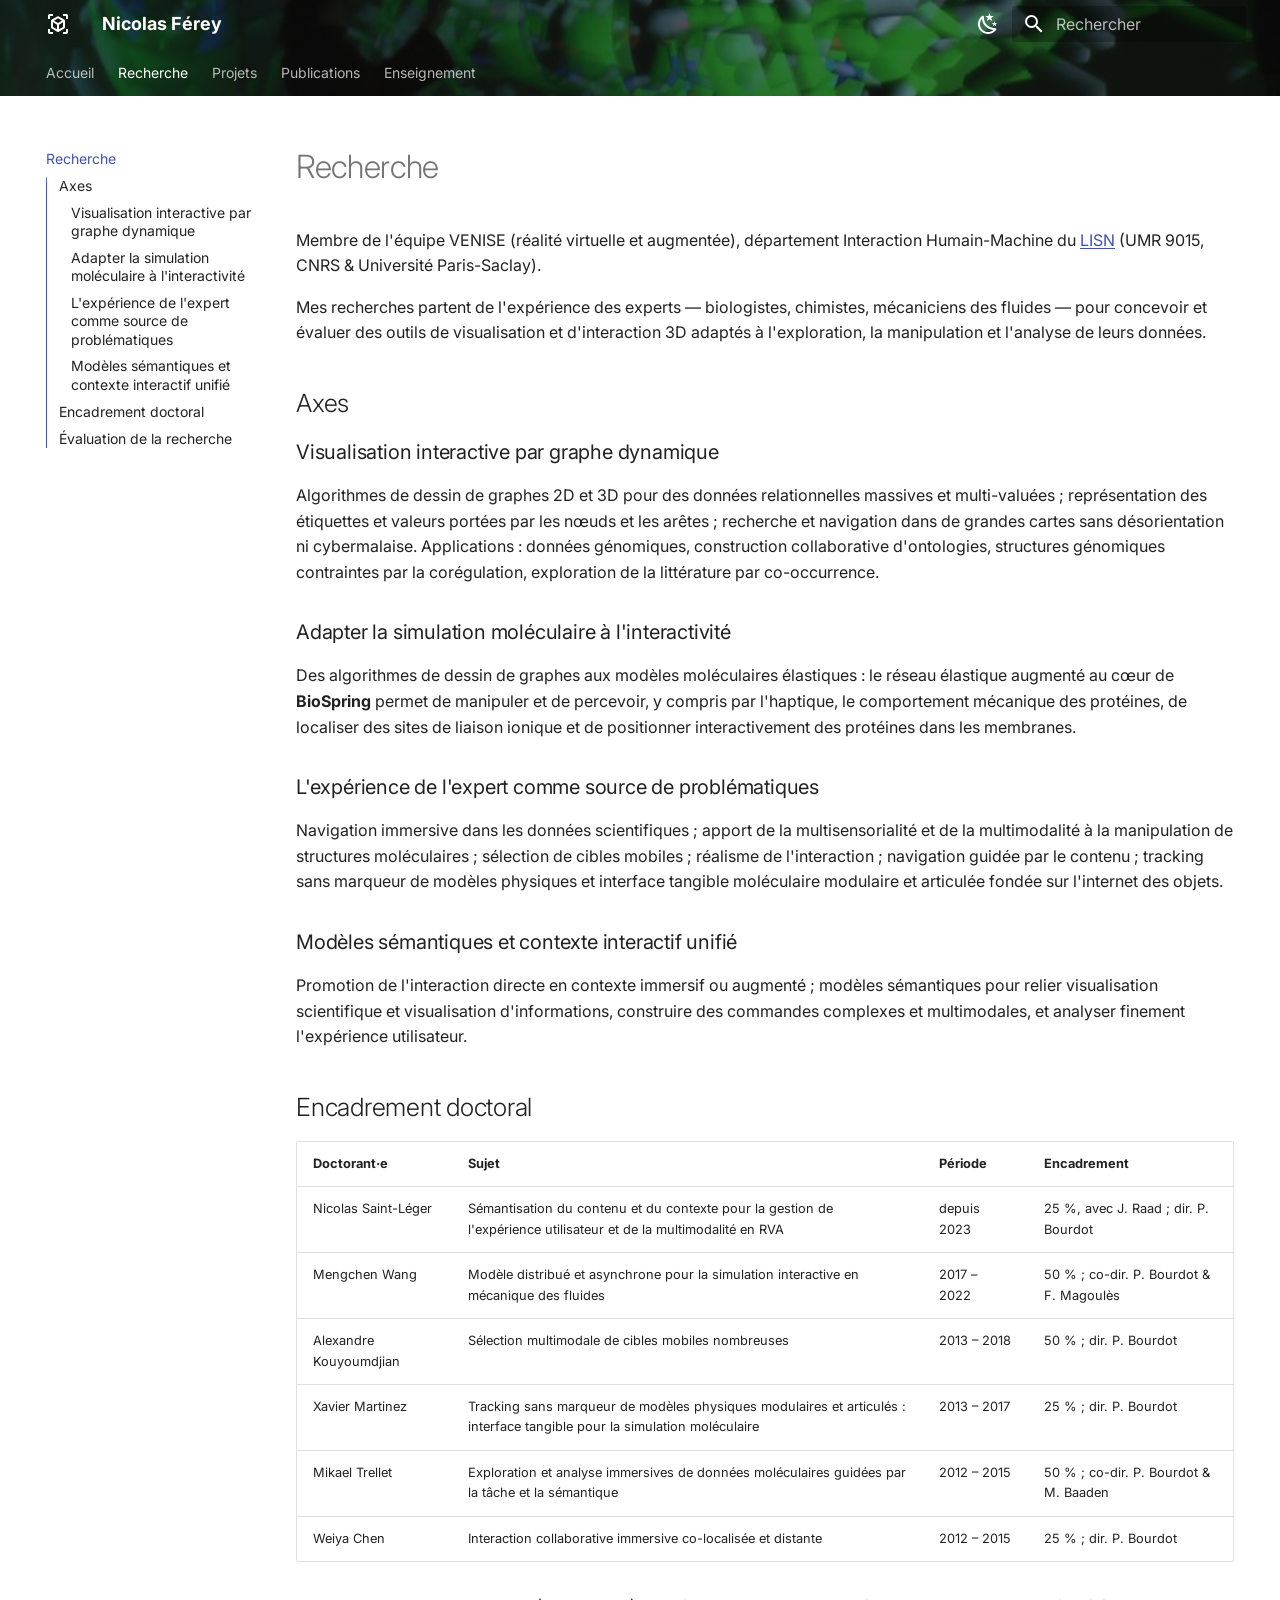
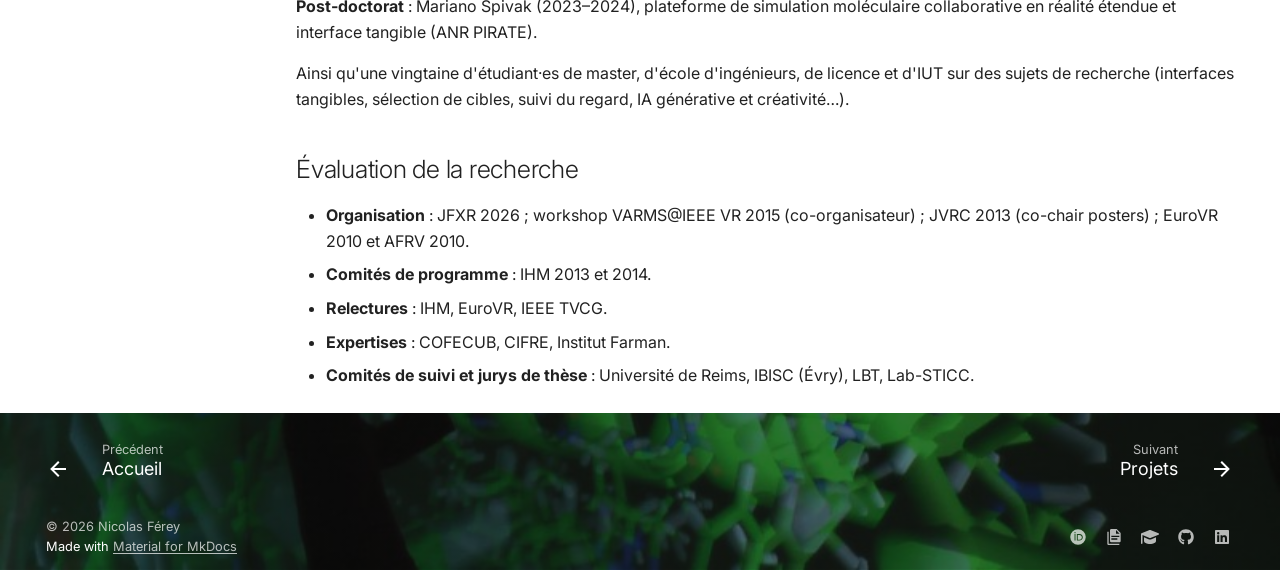
<file: recherche/index.html>
<!doctype html>
<html lang="fr" class="no-js">
  <head>
    
      <meta charset="utf-8">
      <meta name="viewport" content="width=device-width,initial-scale=1">
      
        <meta name="description" content="Maître de conférences en informatique, LISN / IUT d'Orsay — Université Paris-Saclay">
      
      
        <meta name="author" content="Nicolas Férey">
      
      
        <link rel="canonical" href="https://nicolasferey.github.io/recherche/">
      
      
        <link rel="prev" href="..">
      
      
        <link rel="next" href="../projets/">
      
      
        
      
      
      <link rel="icon" href="../assets/images/favicon.png">
      <meta name="generator" content="mkdocs-1.6.1, mkdocs-material-9.8.0">
    
    
      
        <title>Recherche - Nicolas Férey</title>
      
    
    
      <link rel="stylesheet" href="../assets/stylesheets/main.57a0d79d.min.css">
      
        
        <link rel="stylesheet" href="../assets/stylesheets/palette.fb2fffe2.min.css">
      
      


    
    
      
    
    
      
        
        
        <link rel="preconnect" href="https://fonts.gstatic.com" crossorigin>
        <link rel="stylesheet" href="https://fonts.googleapis.com/css?family=Inter:300,300i,400,400i,700,700i%7CJetBrains+Mono:400,400i,700,700i&display=fallback">
        <style>:root{--md-text-font:"Inter";--md-code-font:"JetBrains Mono"}</style>
      
    
    
      <link rel="stylesheet" href="../stylesheets/extra.css">
    
    <script>__md_scope=new URL("..",location),__md_hash=e=>[...e].reduce(((e,_)=>(e<<5)-e+_.charCodeAt(0)),0),__md_get=(e,_=localStorage,t=__md_scope)=>JSON.parse(_.getItem(t.pathname+"."+e)),__md_set=(e,_,t=localStorage,a=__md_scope)=>{try{t.setItem(a.pathname+"."+e,JSON.stringify(_))}catch(e){}}</script>
    
      

    
    
  </head>
  
  
    
    
      
    
    
    
    
    <body dir="ltr" data-md-color-scheme="default" data-md-color-primary="indigo" data-md-color-accent="teal">
  
    
    <input class="md-toggle" data-md-toggle="drawer" type="checkbox" id="__drawer" autocomplete="off">
    <input class="md-toggle" data-md-toggle="search" type="checkbox" id="__search" autocomplete="off">
    <label class="md-overlay" for="__drawer"></label>
    <div data-md-component="skip">
      
        
        <a href="#recherche" class="md-skip">
          Aller au contenu
        </a>
      
    </div>
    <div data-md-component="announce">
      
    </div>
    
    
      

<header class="md-header" data-md-component="header">
  <nav class="md-header__inner md-grid" aria-label="En-tête">
    <a href=".." title="Nicolas Férey" class="md-header__button md-logo" aria-label="Nicolas Férey" data-md-component="logo">
      
  
  <svg xmlns="http://www.w3.org/2000/svg" viewBox="0 0 24 24"><path d="M17 22v-2h3v-3h2v3.5c0 .39-.16.74-.46 1.04s-.65.46-1.04.46zM7 22H3.5c-.39 0-.74-.16-1.04-.46S2 20.89 2 20.5V17h2v3h3zM17 2h3.5c.39 0 .74.16 1.04.46s.46.65.46 1.04V7h-2V4h-3zM7 2v2H4v3H2V3.5c0-.39.16-.74.46-1.04S3.11 2 3.5 2zm6 15.25 4-2.3v-4.59l-4 2.3zm-1-6.33 4-2.29-4-2.35-4 2.35zm-5 4.03 4 2.3v-4.59l-4-2.3zm11.23-7.36c.5.32.77.75.77 1.32v6.32c0 .57-.27 1-.77 1.32l-5.48 3.18q-.75.48-1.5 0l-5.48-3.18c-.5-.32-.77-.75-.77-1.32V8.91c0-.57.27-1 .77-1.32l5.48-3.18c.25-.13.5-.19.75-.19s.5.06.75.19z"/></svg>

    </a>
    <label class="md-header__button md-icon" for="__drawer">
      
      <svg xmlns="http://www.w3.org/2000/svg" viewBox="0 0 24 24"><path d="M3 6h18v2H3zm0 5h18v2H3zm0 5h18v2H3z"/></svg>
    </label>
    <div class="md-header__title" data-md-component="header-title">
      <div class="md-header__ellipsis">
        <div class="md-header__topic">
          <span class="md-ellipsis">
            Nicolas Férey
          </span>
        </div>
        <div class="md-header__topic" data-md-component="header-topic">
          <span class="md-ellipsis">
            
              Recherche
            
          </span>
        </div>
      </div>
    </div>
    
      
        <form class="md-header__option" data-md-component="palette">
  
    
    
    
    <input class="md-option" data-md-color-media="(prefers-color-scheme: light)" data-md-color-scheme="default" data-md-color-primary="indigo" data-md-color-accent="teal"  aria-label="Passer en mode sombre"  type="radio" name="__palette" id="__palette_0">
    
      <label class="md-header__button md-icon" title="Passer en mode sombre" for="__palette_1" hidden>
        <svg xmlns="http://www.w3.org/2000/svg" viewBox="0 0 24 24"><path d="m17.75 4.09-2.53 1.94.91 3.06-2.63-1.81-2.63 1.81.91-3.06-2.53-1.94L12.44 4l1.06-3 1.06 3zm3.5 6.91-1.64 1.25.59 1.98-1.7-1.17-1.7 1.17.59-1.98L15.75 11l2.06-.05L18.5 9l.69 1.95zm-2.28 4.95c.83-.08 1.72 1.1 1.19 1.85-.32.45-.66.87-1.08 1.27C15.17 23 8.84 23 4.94 19.07c-3.91-3.9-3.91-10.24 0-14.14.4-.4.82-.76 1.27-1.08.75-.53 1.93.36 1.85 1.19-.27 2.86.69 5.83 2.89 8.02a9.96 9.96 0 0 0 8.02 2.89m-1.64 2.02a12.08 12.08 0 0 1-7.8-3.47c-2.17-2.19-3.33-5-3.49-7.82-2.81 3.14-2.7 7.96.31 10.98 3.02 3.01 7.84 3.12 10.98.31"/></svg>
      </label>
    
  
    
    
    
    <input class="md-option" data-md-color-media="(prefers-color-scheme: dark)" data-md-color-scheme="slate" data-md-color-primary="indigo" data-md-color-accent="teal"  aria-label="Passer en mode clair"  type="radio" name="__palette" id="__palette_1">
    
      <label class="md-header__button md-icon" title="Passer en mode clair" for="__palette_0" hidden>
        <svg xmlns="http://www.w3.org/2000/svg" viewBox="0 0 24 24"><path d="M12 7a5 5 0 0 1 5 5 5 5 0 0 1-5 5 5 5 0 0 1-5-5 5 5 0 0 1 5-5m0 2a3 3 0 0 0-3 3 3 3 0 0 0 3 3 3 3 0 0 0 3-3 3 3 0 0 0-3-3m0-7 2.39 3.42C13.65 5.15 12.84 5 12 5s-1.65.15-2.39.42zM3.34 7l4.16-.35A7.2 7.2 0 0 0 5.94 8.5c-.44.74-.69 1.5-.83 2.29zm.02 10 1.76-3.77a7.131 7.131 0 0 0 2.38 4.14zM20.65 7l-1.77 3.79a7.02 7.02 0 0 0-2.38-4.15zm-.01 10-4.14.36c.59-.51 1.12-1.14 1.54-1.86.42-.73.69-1.5.83-2.29zM12 22l-2.41-3.44c.74.27 1.55.44 2.41.44.82 0 1.63-.17 2.37-.44z"/></svg>
      </label>
    
  
</form>
      
    
    
      <script>var palette=__md_get("__palette");if(palette&&palette.color){if("(prefers-color-scheme)"===palette.color.media){var media=matchMedia("(prefers-color-scheme: light)"),input=document.querySelector(media.matches?"[data-md-color-media='(prefers-color-scheme: light)']":"[data-md-color-media='(prefers-color-scheme: dark)']");palette.color.media=input.getAttribute("data-md-color-media"),palette.color.scheme=input.getAttribute("data-md-color-scheme"),palette.color.primary=input.getAttribute("data-md-color-primary"),palette.color.accent=input.getAttribute("data-md-color-accent")}for(var[key,value]of Object.entries(palette.color))document.body.setAttribute("data-md-color-"+key,value)}</script>
    
    
    
      
      
        <label class="md-header__button md-icon" for="__search">
          
          <svg xmlns="http://www.w3.org/2000/svg" viewBox="0 0 24 24"><path d="M9.5 3A6.5 6.5 0 0 1 16 9.5c0 1.61-.59 3.09-1.56 4.23l.27.27h.79l5 5-1.5 1.5-5-5v-.79l-.27-.27A6.52 6.52 0 0 1 9.5 16 6.5 6.5 0 0 1 3 9.5 6.5 6.5 0 0 1 9.5 3m0 2C7 5 5 7 5 9.5S7 14 9.5 14 14 12 14 9.5 12 5 9.5 5"/></svg>
        </label>
        <div class="md-search" data-md-component="search" role="dialog">
  <label class="md-search__overlay" for="__search"></label>
  <div class="md-search__inner" role="search">
    <form class="md-search__form" name="search">
      <input type="text" class="md-search__input" name="query" aria-label="Rechercher" placeholder="Rechercher" autocapitalize="off" autocorrect="off" autocomplete="off" spellcheck="false" data-md-component="search-query" required>
      <label class="md-search__icon md-icon" for="__search">
        
        <svg xmlns="http://www.w3.org/2000/svg" viewBox="0 0 24 24"><path d="M9.5 3A6.5 6.5 0 0 1 16 9.5c0 1.61-.59 3.09-1.56 4.23l.27.27h.79l5 5-1.5 1.5-5-5v-.79l-.27-.27A6.52 6.52 0 0 1 9.5 16 6.5 6.5 0 0 1 3 9.5 6.5 6.5 0 0 1 9.5 3m0 2C7 5 5 7 5 9.5S7 14 9.5 14 14 12 14 9.5 12 5 9.5 5"/></svg>
        
        <svg xmlns="http://www.w3.org/2000/svg" viewBox="0 0 24 24"><path d="M20 11v2H8l5.5 5.5-1.42 1.42L4.16 12l7.92-7.92L13.5 5.5 8 11z"/></svg>
      </label>
      <nav class="md-search__options" aria-label="Recherche">
        
        <button type="reset" class="md-search__icon md-icon" title="Effacer" aria-label="Effacer" tabindex="-1">
          
          <svg xmlns="http://www.w3.org/2000/svg" viewBox="0 0 24 24"><path d="M19 6.41 17.59 5 12 10.59 6.41 5 5 6.41 10.59 12 5 17.59 6.41 19 12 13.41 17.59 19 19 17.59 13.41 12z"/></svg>
        </button>
      </nav>
      
    </form>
    <div class="md-search__output">
      <div class="md-search__scrollwrap" tabindex="0" data-md-scrollfix>
        <div class="md-search-result" data-md-component="search-result">
          <div class="md-search-result__meta">
            Initialisation de la recherche
          </div>
          <ol class="md-search-result__list" role="presentation"></ol>
        </div>
      </div>
    </div>
  </div>
</div>
      
    
    
  </nav>
  
</header>
    
    <div class="md-container" data-md-component="container">
      
      
        
          
            
<nav class="md-tabs" aria-label="Onglets" data-md-component="tabs">
  <div class="md-grid">
    <ul class="md-tabs__list">
      
        
  
  
  
  
    <li class="md-tabs__item">
      <a href=".." class="md-tabs__link">
        
  
  
    
  
  Accueil

      </a>
    </li>
  

      
        
  
  
  
    
  
  
    <li class="md-tabs__item md-tabs__item--active">
      <a href="./" class="md-tabs__link">
        
  
  
    
  
  Recherche

      </a>
    </li>
  

      
        
  
  
  
  
    <li class="md-tabs__item">
      <a href="../projets/" class="md-tabs__link">
        
  
  
    
  
  Projets

      </a>
    </li>
  

      
        
  
  
  
  
    <li class="md-tabs__item">
      <a href="../publications/" class="md-tabs__link">
        
  
  
    
  
  Publications

      </a>
    </li>
  

      
        
  
  
  
  
    <li class="md-tabs__item">
      <a href="../enseignement/" class="md-tabs__link">
        
  
  
    
  
  Enseignement

      </a>
    </li>
  

      
    </ul>
  </div>
</nav>
          
        
      
      <main class="md-main" data-md-component="main">
        <div class="md-main__inner md-grid">
          
            
              
              <div class="md-sidebar md-sidebar--primary" data-md-component="sidebar" data-md-type="navigation" >
                <div class="md-sidebar__scrollwrap">
                  <div class="md-sidebar__inner">
                    


  


  

<nav class="md-nav md-nav--primary md-nav--lifted md-nav--integrated" aria-label="Navigation" data-md-level="0">
  <label class="md-nav__title" for="__drawer">
    <a href=".." title="Nicolas Férey" class="md-nav__button md-logo" aria-label="Nicolas Férey" data-md-component="logo">
      
  
  <svg xmlns="http://www.w3.org/2000/svg" viewBox="0 0 24 24"><path d="M17 22v-2h3v-3h2v3.5c0 .39-.16.74-.46 1.04s-.65.46-1.04.46zM7 22H3.5c-.39 0-.74-.16-1.04-.46S2 20.89 2 20.5V17h2v3h3zM17 2h3.5c.39 0 .74.16 1.04.46s.46.65.46 1.04V7h-2V4h-3zM7 2v2H4v3H2V3.5c0-.39.16-.74.46-1.04S3.11 2 3.5 2zm6 15.25 4-2.3v-4.59l-4 2.3zm-1-6.33 4-2.29-4-2.35-4 2.35zm-5 4.03 4 2.3v-4.59l-4-2.3zm11.23-7.36c.5.32.77.75.77 1.32v6.32c0 .57-.27 1-.77 1.32l-5.48 3.18q-.75.48-1.5 0l-5.48-3.18c-.5-.32-.77-.75-.77-1.32V8.91c0-.57.27-1 .77-1.32l5.48-3.18c.25-.13.5-.19.75-.19s.5.06.75.19z"/></svg>

    </a>
    Nicolas Férey
  </label>
  
  <ul class="md-nav__list" data-md-scrollfix>
    
      
      
  
  
  
  
    <li class="md-nav__item">
      <a href=".." class="md-nav__link">
        
  
  
  <span class="md-ellipsis">
    
  
    Accueil
  

    
  </span>
  
  

      </a>
    </li>
  

    
      
      
  
  
    
  
  
  
    <li class="md-nav__item md-nav__item--active">
      
      <input class="md-nav__toggle md-toggle" type="checkbox" id="__toc">
      
      
        
      
      
        <label class="md-nav__link md-nav__link--active" for="__toc">
          
  
  
  <span class="md-ellipsis">
    
  
    Recherche
  

    
  </span>
  
  

          <span class="md-nav__icon md-icon"></span>
        </label>
      
      <a href="./" class="md-nav__link md-nav__link--active">
        
  
  
  <span class="md-ellipsis">
    
  
    Recherche
  

    
  </span>
  
  

      </a>
      
        

<nav class="md-nav md-nav--secondary" aria-label="Table des matières">
  
  
  
    
  
  
    <label class="md-nav__title" for="__toc">
      <span class="md-nav__icon md-icon"></span>
      Table des matières
    </label>
    <ul class="md-nav__list" data-md-component="toc" data-md-scrollfix>
      
        <li class="md-nav__item">
  <a href="#axes" class="md-nav__link">
    <span class="md-ellipsis">
      
        Axes
      
    </span>
  </a>
  
    <nav class="md-nav" aria-label="Axes">
      <ul class="md-nav__list">
        
          <li class="md-nav__item">
  <a href="#visualisation-interactive-par-graphe-dynamique" class="md-nav__link">
    <span class="md-ellipsis">
      
        Visualisation interactive par graphe dynamique
      
    </span>
  </a>
  
</li>
        
          <li class="md-nav__item">
  <a href="#adapter-la-simulation-moleculaire-a-linteractivite" class="md-nav__link">
    <span class="md-ellipsis">
      
        Adapter la simulation moléculaire à l'interactivité
      
    </span>
  </a>
  
</li>
        
          <li class="md-nav__item">
  <a href="#lexperience-de-lexpert-comme-source-de-problematiques" class="md-nav__link">
    <span class="md-ellipsis">
      
        L'expérience de l'expert comme source de problématiques
      
    </span>
  </a>
  
</li>
        
          <li class="md-nav__item">
  <a href="#modeles-semantiques-et-contexte-interactif-unifie" class="md-nav__link">
    <span class="md-ellipsis">
      
        Modèles sémantiques et contexte interactif unifié
      
    </span>
  </a>
  
</li>
        
      </ul>
    </nav>
  
</li>
      
        <li class="md-nav__item">
  <a href="#encadrement-doctoral" class="md-nav__link">
    <span class="md-ellipsis">
      
        Encadrement doctoral
      
    </span>
  </a>
  
</li>
      
        <li class="md-nav__item">
  <a href="#evaluation-de-la-recherche" class="md-nav__link">
    <span class="md-ellipsis">
      
        Évaluation de la recherche
      
    </span>
  </a>
  
</li>
      
    </ul>
  
</nav>
      
    </li>
  

    
      
      
  
  
  
  
    <li class="md-nav__item">
      <a href="../projets/" class="md-nav__link">
        
  
  
  <span class="md-ellipsis">
    
  
    Projets
  

    
  </span>
  
  

      </a>
    </li>
  

    
      
      
  
  
  
  
    <li class="md-nav__item">
      <a href="../publications/" class="md-nav__link">
        
  
  
  <span class="md-ellipsis">
    
  
    Publications
  

    
  </span>
  
  

      </a>
    </li>
  

    
      
      
  
  
  
  
    <li class="md-nav__item">
      <a href="../enseignement/" class="md-nav__link">
        
  
  
  <span class="md-ellipsis">
    
  
    Enseignement
  

    
  </span>
  
  

      </a>
    </li>
  

    
  </ul>
</nav>
                  </div>
                </div>
              </div>
            
            
          
          
            <div class="md-content" data-md-component="content">
              
              <article class="md-content__inner md-typeset">
                
                  



<h1 id="recherche">Recherche<a class="headerlink" href="#recherche" title="Permanent link">&para;</a></h1>
<p>Membre de l'équipe VENISE (réalité virtuelle et augmentée), département Interaction
Humain-Machine du <a href="https://www.lisn.upsaclay.fr/">LISN</a> (UMR 9015, CNRS &amp; Université
Paris-Saclay).</p>
<p>Mes recherches partent de l'expérience des experts — biologistes, chimistes,
mécaniciens des fluides — pour concevoir et évaluer des outils de visualisation et
d'interaction 3D adaptés à l'exploration, la manipulation et l'analyse de leurs
données.</p>
<h2 id="axes">Axes<a class="headerlink" href="#axes" title="Permanent link">&para;</a></h2>
<h3 id="visualisation-interactive-par-graphe-dynamique">Visualisation interactive par graphe dynamique<a class="headerlink" href="#visualisation-interactive-par-graphe-dynamique" title="Permanent link">&para;</a></h3>
<p>Algorithmes de dessin de graphes 2D et 3D pour des données relationnelles massives
et multi-valuées ; représentation des étiquettes et valeurs portées par les nœuds et
les arêtes ; recherche et navigation dans de grandes cartes sans désorientation ni
cybermalaise. Applications : données génomiques, construction collaborative
d'ontologies, structures génomiques contraintes par la corégulation, exploration de
la littérature par co-occurrence.</p>
<h3 id="adapter-la-simulation-moleculaire-a-linteractivite">Adapter la simulation moléculaire à l'interactivité<a class="headerlink" href="#adapter-la-simulation-moleculaire-a-linteractivite" title="Permanent link">&para;</a></h3>
<p>Des algorithmes de dessin de graphes aux modèles moléculaires élastiques : le réseau
élastique augmenté au cœur de <strong>BioSpring</strong> permet de manipuler et de percevoir, y
compris par l'haptique, le comportement mécanique des protéines, de localiser des
sites de liaison ionique et de positionner interactivement des protéines dans les
membranes.</p>
<h3 id="lexperience-de-lexpert-comme-source-de-problematiques">L'expérience de l'expert comme source de problématiques<a class="headerlink" href="#lexperience-de-lexpert-comme-source-de-problematiques" title="Permanent link">&para;</a></h3>
<p>Navigation immersive dans les données scientifiques ; apport de la multisensorialité
et de la multimodalité à la manipulation de structures moléculaires ; sélection de
cibles mobiles ; réalisme de l'interaction ; navigation guidée par le contenu ;
tracking sans marqueur de modèles physiques et interface tangible moléculaire
modulaire et articulée fondée sur l'internet des objets.</p>
<h3 id="modeles-semantiques-et-contexte-interactif-unifie">Modèles sémantiques et contexte interactif unifié<a class="headerlink" href="#modeles-semantiques-et-contexte-interactif-unifie" title="Permanent link">&para;</a></h3>
<p>Promotion de l'interaction directe en contexte immersif ou augmenté ; modèles
sémantiques pour relier visualisation scientifique et visualisation d'informations,
construire des commandes complexes et multimodales, et analyser finement
l'expérience utilisateur.</p>
<h2 id="encadrement-doctoral">Encadrement doctoral<a class="headerlink" href="#encadrement-doctoral" title="Permanent link">&para;</a></h2>
<table>
<thead>
<tr>
<th>Doctorant·e</th>
<th>Sujet</th>
<th>Période</th>
<th>Encadrement</th>
</tr>
</thead>
<tbody>
<tr>
<td>Nicolas Saint-Léger</td>
<td>Sémantisation du contenu et du contexte pour la gestion de l'expérience utilisateur et de la multimodalité en RVA</td>
<td>depuis 2023</td>
<td>25 %, avec J. Raad ; dir. P. Bourdot</td>
</tr>
<tr>
<td>Mengchen Wang</td>
<td>Modèle distribué et asynchrone pour la simulation interactive en mécanique des fluides</td>
<td>2017 – 2022</td>
<td>50 % ; co-dir. P. Bourdot &amp; F. Magoulès</td>
</tr>
<tr>
<td>Alexandre Kouyoumdjian</td>
<td>Sélection multimodale de cibles mobiles nombreuses</td>
<td>2013 – 2018</td>
<td>50 % ; dir. P. Bourdot</td>
</tr>
<tr>
<td>Xavier Martinez</td>
<td>Tracking sans marqueur de modèles physiques modulaires et articulés : interface tangible pour la simulation moléculaire</td>
<td>2013 – 2017</td>
<td>25 % ; dir. P. Bourdot</td>
</tr>
<tr>
<td>Mikael Trellet</td>
<td>Exploration et analyse immersives de données moléculaires guidées par la tâche et la sémantique</td>
<td>2012 – 2015</td>
<td>50 % ; co-dir. P. Bourdot &amp; M. Baaden</td>
</tr>
<tr>
<td>Weiya Chen</td>
<td>Interaction collaborative immersive co-localisée et distante</td>
<td>2012 – 2015</td>
<td>25 % ; dir. P. Bourdot</td>
</tr>
</tbody>
</table>
<p><strong>Post-doctorat</strong> : Mariano Spivak (2023–2024), plateforme de simulation moléculaire
collaborative en réalité étendue et interface tangible (ANR PIRATE).</p>
<p>Ainsi qu'une vingtaine d'étudiant·es de master, d'école d'ingénieurs, de licence et
d'IUT sur des sujets de recherche (interfaces tangibles, sélection de cibles,
suivi du regard, IA générative et créativité…).</p>
<h2 id="evaluation-de-la-recherche">Évaluation de la recherche<a class="headerlink" href="#evaluation-de-la-recherche" title="Permanent link">&para;</a></h2>
<ul>
<li><strong>Organisation</strong> : JFXR 2026 ; workshop VARMS@IEEE VR 2015 (co-organisateur) ;
  JVRC 2013 (co-chair posters) ; EuroVR 2010 et AFRV 2010.</li>
<li><strong>Comités de programme</strong> : IHM 2013 et 2014.</li>
<li><strong>Relectures</strong> : IHM, EuroVR, IEEE TVCG.</li>
<li><strong>Expertises</strong> : COFECUB, CIFRE, Institut Farman.</li>
<li><strong>Comités de suivi et jurys de thèse</strong> : Université de Reims, IBISC (Évry), LBT, Lab-STICC.</li>
</ul>












                
              </article>
            </div>
          
          
  <script>var tabs=__md_get("__tabs");if(Array.isArray(tabs))e:for(var set of document.querySelectorAll(".tabbed-set")){var labels=set.querySelector(".tabbed-labels");for(var tab of tabs)for(var label of labels.getElementsByTagName("label"))if(label.innerText.trim()===tab){var input=document.getElementById(label.htmlFor);input.checked=!0;continue e}}</script>

<script>var target=document.getElementById(location.hash.slice(1));target&&target.name&&(target.checked=target.name.startsWith("__tabbed_"))</script>
        </div>
        
          <button type="button" class="md-top md-icon" data-md-component="top" hidden>
  
  <svg xmlns="http://www.w3.org/2000/svg" viewBox="0 0 24 24"><path d="M13 20h-2V8l-5.5 5.5-1.42-1.42L12 4.16l7.92 7.92-1.42 1.42L13 8z"/></svg>
  Retour en haut de la page
</button>
        
      </main>
      
        <footer class="md-footer">
  
    
      
      <nav class="md-footer__inner md-grid" aria-label="Pied de page" >
        
          
          <a href=".." class="md-footer__link md-footer__link--prev" aria-label="Précédent: Accueil">
            <div class="md-footer__button md-icon">
              
              <svg xmlns="http://www.w3.org/2000/svg" viewBox="0 0 24 24"><path d="M20 11v2H8l5.5 5.5-1.42 1.42L4.16 12l7.92-7.92L13.5 5.5 8 11z"/></svg>
            </div>
            <div class="md-footer__title">
              <span class="md-footer__direction">
                Précédent
              </span>
              <div class="md-ellipsis">
                Accueil
              </div>
            </div>
          </a>
        
        
          
          <a href="../projets/" class="md-footer__link md-footer__link--next" aria-label="Suivant: Projets">
            <div class="md-footer__title">
              <span class="md-footer__direction">
                Suivant
              </span>
              <div class="md-ellipsis">
                Projets
              </div>
            </div>
            <div class="md-footer__button md-icon">
              
              <svg xmlns="http://www.w3.org/2000/svg" viewBox="0 0 24 24"><path d="M4 11v2h12l-5.5 5.5 1.42 1.42L19.84 12l-7.92-7.92L10.5 5.5 16 11z"/></svg>
            </div>
          </a>
        
      </nav>
    
  
  <div class="md-footer-meta md-typeset">
    <div class="md-footer-meta__inner md-grid">
      <div class="md-copyright">
  
    <div class="md-copyright__highlight">
      © 2026 Nicolas Férey
    </div>
  
  
    Made with
    <a href="https://squidfunk.github.io/mkdocs-material/" target="_blank" rel="noopener">
      Material for MkDocs
    </a>
  
</div>
      
        
<div class="md-social">
  
    
    
    
    
      
      
    
    <a href="https://orcid.org/0000-0002-7713-001X" target="_blank" rel="noopener" title="orcid.org" class="md-social__link">
      <svg xmlns="http://www.w3.org/2000/svg" viewBox="0 0 512 512"><!--! Font Awesome Free 7.1.0 by @fontawesome - https://fontawesome.com License - https://fontawesome.com/license/free (Icons: CC BY 4.0, Fonts: SIL OFL 1.1, Code: MIT License) Copyright 2025 Fonticons, Inc.--><path d="M294.7 188.2h-45.9V342h47.5c67.6 0 83.1-51.3 83.1-76.9 0-41.6-26.5-76.9-84.7-76.9M256 8a248 248 0 1 0 0 496 248 248 0 1 0 0-496m-80.8 360.8h-29.8V161.3h29.8zM160.3 98.5a19.6 19.6 0 1 1 0 39.2 19.6 19.6 0 1 1 0-39.2M300 369h-81V161.3h80.6c76.7 0 110.4 54.8 110.4 103.9 0 53.3-41.7 103.9-110 103.9z"/></svg>
    </a>
  
    
    
    
    
      
      
    
    <a href="https://cv.hal.science/nicolas-ferey" target="_blank" rel="noopener" title="cv.hal.science" class="md-social__link">
      <svg xmlns="http://www.w3.org/2000/svg" viewBox="0 0 24 24"><path d="M4 4v18h16v2H4c-1.1 0-2-.9-2-2V4zm11 3h5.5L15 1.5zM8 0h8l6 6v12c0 1.11-.89 2-2 2H8a2 2 0 0 1-2-2V2c0-1.11.89-2 2-2m9 16v-2H8v2zm3-4v-2H8v2z"/></svg>
    </a>
  
    
    
    
    
      
      
    
    <a href="https://scholar.google.com/citations?user=lXethhQAAAAJ" target="_blank" rel="noopener" title="scholar.google.com" class="md-social__link">
      <svg xmlns="http://www.w3.org/2000/svg" viewBox="0 0 576 512"><!--! Font Awesome Free 7.1.0 by @fontawesome - https://fontawesome.com License - https://fontawesome.com/license/free (Icons: CC BY 4.0, Fonts: SIL OFL 1.1, Code: MIT License) Copyright 2025 Fonticons, Inc.--><path d="m48 195.8 209.2 86.1c9.8 4 20.2 6.1 30.8 6.1s21-2.1 30.8-6.1l242.4-99.8c9-3.7 14.8-12.4 14.8-22.1s-5.8-18.4-14.8-22.1L318.8 38.1c-9.8-4-20.2-6.1-30.8-6.1s-21 2.1-30.8 6.1L14.8 137.9C5.8 141.6 0 150.3 0 160v296c0 13.3 10.7 24 24 24s24-10.7 24-24zm48 71.7V384c0 53 86 96 192 96s192-43 192-96V267.4l-142.9 58.9c-15.6 6.4-32.2 9.7-49.1 9.7s-33.5-3.3-49.1-9.7L96 267.4z"/></svg>
    </a>
  
    
    
    
    
      
      
    
    <a href="https://github.com/nicolasferey" target="_blank" rel="noopener" title="github.com" class="md-social__link">
      <svg xmlns="http://www.w3.org/2000/svg" viewBox="0 0 512 512"><!--! Font Awesome Free 7.1.0 by @fontawesome - https://fontawesome.com License - https://fontawesome.com/license/free (Icons: CC BY 4.0, Fonts: SIL OFL 1.1, Code: MIT License) Copyright 2025 Fonticons, Inc.--><path d="M173.9 397.4c0 2-2.3 3.6-5.2 3.6-3.3.3-5.6-1.3-5.6-3.6 0-2 2.3-3.6 5.2-3.6 3-.3 5.6 1.3 5.6 3.6m-31.1-4.5c-.7 2 1.3 4.3 4.3 4.9 2.6 1 5.6 0 6.2-2s-1.3-4.3-4.3-5.2c-2.6-.7-5.5.3-6.2 2.3m44.2-1.7c-2.9.7-4.9 2.6-4.6 4.9.3 2 2.9 3.3 5.9 2.6 2.9-.7 4.9-2.6 4.6-4.6-.3-1.9-3-3.2-5.9-2.9M252.8 8C114.1 8 8 113.3 8 252c0 110.9 69.8 205.8 169.5 239.2 12.8 2.3 17.3-5.6 17.3-12.1 0-6.2-.3-40.4-.3-61.4 0 0-70 15-84.7-29.8 0 0-11.4-29.1-27.8-36.6 0 0-22.9-15.7 1.6-15.4 0 0 24.9 2 38.6 25.8 21.9 38.6 58.6 27.5 72.9 20.9 2.3-16 8.8-27.1 16-33.7-55.9-6.2-112.3-14.3-112.3-110.5 0-27.5 7.6-41.3 23.6-58.9-2.6-6.5-11.1-33.3 2.6-67.9 20.9-6.5 69 27 69 27 20-5.6 41.5-8.5 62.8-8.5s42.8 2.9 62.8 8.5c0 0 48.1-33.6 69-27 13.7 34.7 5.2 61.4 2.6 67.9 16 17.7 25.8 31.5 25.8 58.9 0 96.5-58.9 104.2-114.8 110.5 9.2 7.9 17 22.9 17 46.4 0 33.7-.3 75.4-.3 83.6 0 6.5 4.6 14.4 17.3 12.1C436.2 457.8 504 362.9 504 252 504 113.3 391.5 8 252.8 8M105.2 352.9c-1.3 1-1 3.3.7 5.2 1.6 1.6 3.9 2.3 5.2 1 1.3-1 1-3.3-.7-5.2-1.6-1.6-3.9-2.3-5.2-1m-10.8-8.1c-.7 1.3.3 2.9 2.3 3.9 1.6 1 3.6.7 4.3-.7.7-1.3-.3-2.9-2.3-3.9-2-.6-3.6-.3-4.3.7m32.4 35.6c-1.6 1.3-1 4.3 1.3 6.2 2.3 2.3 5.2 2.6 6.5 1 1.3-1.3.7-4.3-1.3-6.2-2.2-2.3-5.2-2.6-6.5-1m-11.4-14.7c-1.6 1-1.6 3.6 0 5.9s4.3 3.3 5.6 2.3c1.6-1.3 1.6-3.9 0-6.2-1.4-2.3-4-3.3-5.6-2"/></svg>
    </a>
  
    
    
    
    
      
      
    
    <a href="https://www.linkedin.com/in/nicolas-ferey-67473118/" target="_blank" rel="noopener" title="www.linkedin.com" class="md-social__link">
      <svg xmlns="http://www.w3.org/2000/svg" viewBox="0 0 448 512"><!--! Font Awesome Free 7.1.0 by @fontawesome - https://fontawesome.com License - https://fontawesome.com/license/free (Icons: CC BY 4.0, Fonts: SIL OFL 1.1, Code: MIT License) Copyright 2025 Fonticons, Inc.--><path d="M416 32H31.9C14.3 32 0 46.5 0 64.3v383.4C0 465.5 14.3 480 31.9 480H416c17.6 0 32-14.5 32-32.3V64.3c0-17.8-14.4-32.3-32-32.3M135.4 416H69V202.2h66.5V416zM102.2 96a38.5 38.5 0 1 1 0 77 38.5 38.5 0 1 1 0-77m282.1 320h-66.4V312c0-24.8-.5-56.7-34.5-56.7-34.6 0-39.9 27-39.9 54.9V416h-66.4V202.2h63.7v29.2h.9c8.9-16.8 30.6-34.5 62.9-34.5 67.2 0 79.7 44.3 79.7 101.9z"/></svg>
    </a>
  
</div>
      
    </div>
  </div>
</footer>
      
    </div>
    <div class="md-dialog" data-md-component="dialog">
      <div class="md-dialog__inner md-typeset"></div>
    </div>
    
    
    
      
      
      <script id="__config" type="application/json">{"annotate": null, "base": "..", "features": ["navigation.tabs", "navigation.top", "navigation.footer", "content.tabs.link", "toc.integrate"], "search": "../assets/javascripts/workers/search.a7633da7.min.js", "tags": null, "translations": {"clipboard.copied": "Copi\u00e9 dans le presse-papier", "clipboard.copy": "Copier dans le presse-papier", "search.result.more.one": "1 de plus sur cette page", "search.result.more.other": "# de plus sur cette page", "search.result.none": "Aucun document trouv\u00e9", "search.result.one": "1 document trouv\u00e9", "search.result.other": "# documents trouv\u00e9s", "search.result.placeholder": "Taper pour d\u00e9marrer la recherche", "search.result.term.missing": "Non trouv\u00e9", "select.version": "S\u00e9lectionner la version"}, "version": null}</script>
    
    
      <script src="../assets/javascripts/bundle.c21346df.min.js"></script>
      
        <script src="../javascripts/mail.js"></script>
      
    
  </body>
</html>
</file>
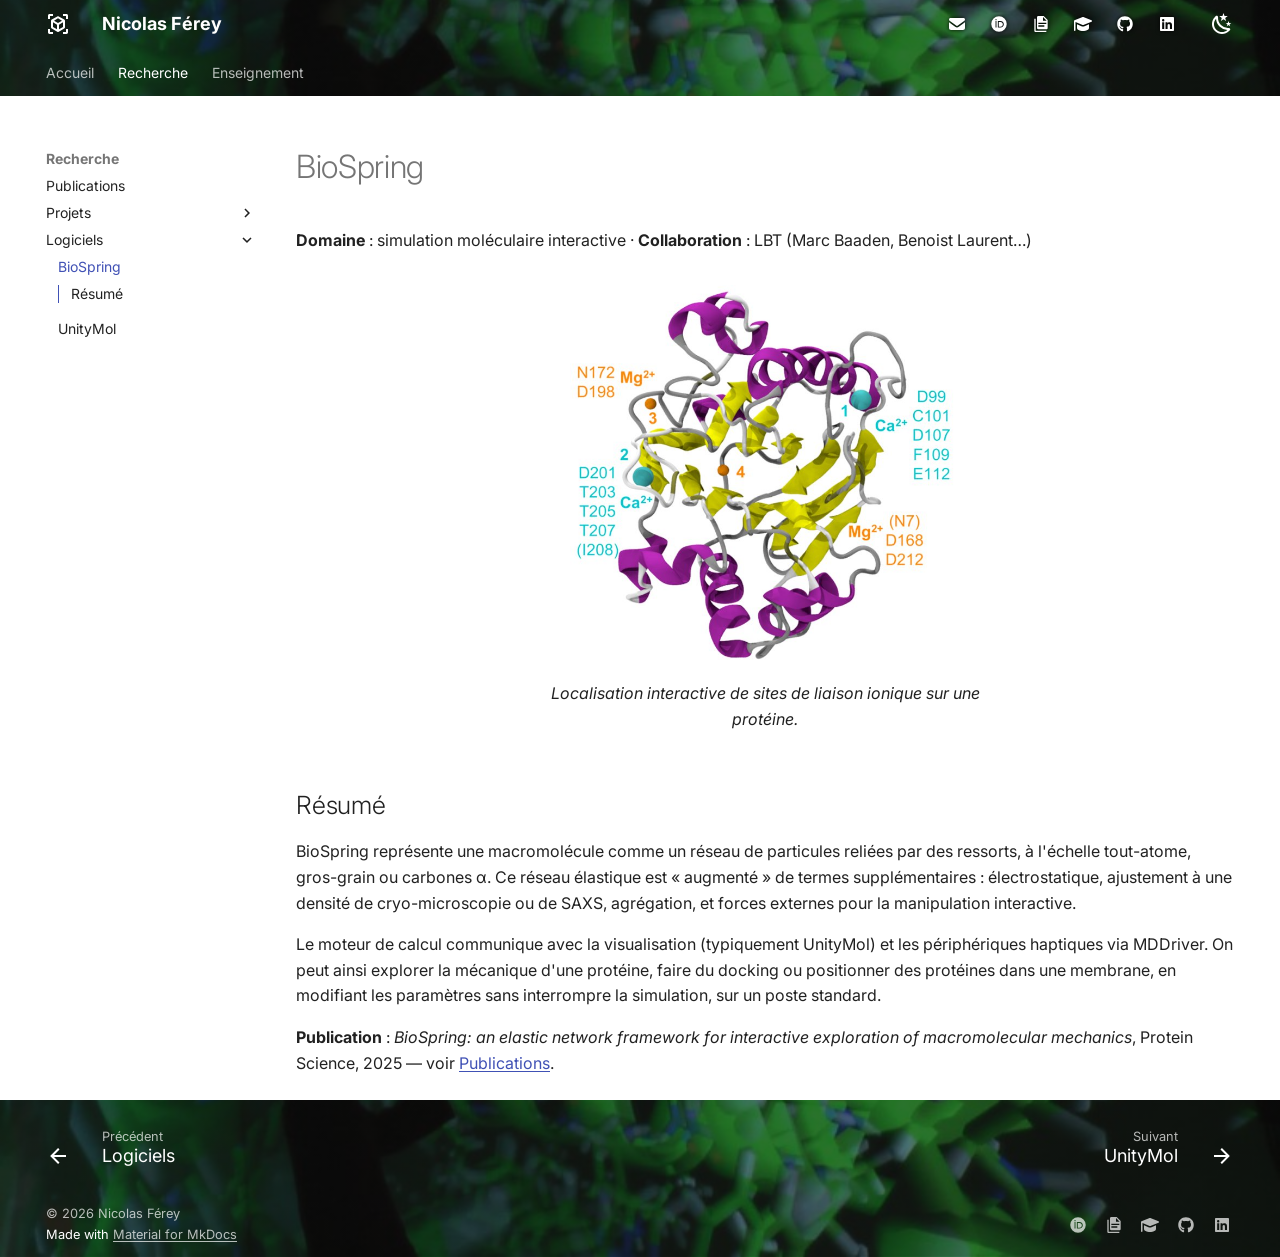
<file: logiciels/biospring/index.html>
<!doctype html>
<html lang="fr" class="no-js">
  <head>
    
      <meta charset="utf-8">
      <meta name="viewport" content="width=device-width,initial-scale=1">
      
        <meta name="description" content="Maître de conférences en informatique, LISN / IUT d'Orsay — Université Paris-Saclay">
      
      
        <meta name="author" content="Nicolas Férey">
      
      
        <link rel="canonical" href="https://nicolasferey.github.io/logiciels/biospring/">
      
      
        <link rel="prev" href="../">
      
      
        <link rel="next" href="../unitymol/">
      
      
        
      
      
      <link rel="icon" href="../../assets/images/favicon.png">
      <meta name="generator" content="mkdocs-1.6.1, mkdocs-material-9.8.1">
    
    
      
        <title>BioSpring - Nicolas Férey</title>
      
    
    
      <link rel="stylesheet" href="../../assets/stylesheets/main.57a0d79d.min.css">
      
        
        <link rel="stylesheet" href="../../assets/stylesheets/palette.fb2fffe2.min.css">
      
      


    
    
      
    
    
      
        
        
        <link rel="preconnect" href="https://fonts.gstatic.com" crossorigin>
        <link rel="stylesheet" href="https://fonts.googleapis.com/css?family=Inter:300,300i,400,400i,700,700i%7CJetBrains+Mono:400,400i,700,700i&display=fallback">
        <style>:root{--md-text-font:"Inter";--md-code-font:"JetBrains Mono"}</style>
      
    
    
      <link rel="stylesheet" href="../../stylesheets/extra.css">
    
    <script>__md_scope=new URL("../..",location),__md_hash=e=>[...e].reduce(((e,_)=>(e<<5)-e+_.charCodeAt(0)),0),__md_get=(e,_=localStorage,t=__md_scope)=>JSON.parse(_.getItem(t.pathname+"."+e)),__md_set=(e,_,t=localStorage,a=__md_scope)=>{try{t.setItem(a.pathname+"."+e,JSON.stringify(_))}catch(e){}}</script>
    
      

    
    
  </head>
  
  
    
    
      
    
    
    
    
    <body dir="ltr" data-md-color-scheme="default" data-md-color-primary="indigo" data-md-color-accent="teal">
  
    
    <input class="md-toggle" data-md-toggle="drawer" type="checkbox" id="__drawer" autocomplete="off">
    <input class="md-toggle" data-md-toggle="search" type="checkbox" id="__search" autocomplete="off">
    <label class="md-overlay" for="__drawer"></label>
    <div data-md-component="skip">
      
        
        <a href="#biospring" class="md-skip">
          Aller au contenu
        </a>
      
    </div>
    <div data-md-component="announce">
      
    </div>
    
    
      

<header class="md-header" data-md-component="header">
  <nav class="md-header__inner md-grid" aria-label="En-tête">
    <a href="../.." title="Nicolas Férey" class="md-header__button md-logo" aria-label="Nicolas Férey" data-md-component="logo">
      
  
  <svg xmlns="http://www.w3.org/2000/svg" viewBox="0 0 24 24"><path d="M17 22v-2h3v-3h2v3.5c0 .39-.16.74-.46 1.04s-.65.46-1.04.46zM7 22H3.5c-.39 0-.74-.16-1.04-.46S2 20.89 2 20.5V17h2v3h3zM17 2h3.5c.39 0 .74.16 1.04.46s.46.65.46 1.04V7h-2V4h-3zM7 2v2H4v3H2V3.5c0-.39.16-.74.46-1.04S3.11 2 3.5 2zm6 15.25 4-2.3v-4.59l-4 2.3zm-1-6.33 4-2.29-4-2.35-4 2.35zm-5 4.03 4 2.3v-4.59l-4-2.3zm11.23-7.36c.5.32.77.75.77 1.32v6.32c0 .57-.27 1-.77 1.32l-5.48 3.18q-.75.48-1.5 0l-5.48-3.18c-.5-.32-.77-.75-.77-1.32V8.91c0-.57.27-1 .77-1.32l5.48-3.18c.25-.13.5-.19.75-.19s.5.06.75.19z"/></svg>

    </a>
    <label class="md-header__button md-icon" for="__drawer">
      
      <svg xmlns="http://www.w3.org/2000/svg" viewBox="0 0 24 24"><path d="M3 6h18v2H3zm0 5h18v2H3zm0 5h18v2H3z"/></svg>
    </label>
    <div class="md-header__title" data-md-component="header-title">
      <div class="md-header__ellipsis">
        <div class="md-header__topic">
          <span class="md-ellipsis">
            Nicolas Férey
          </span>
        </div>
        <div class="md-header__topic" data-md-component="header-topic">
          <span class="md-ellipsis">
            
              BioSpring
            
          </span>
        </div>
      </div>
    </div>
    
      
        <form class="md-header__option" data-md-component="palette">
  
    
    
    
    <input class="md-option" data-md-color-media="(prefers-color-scheme: light)" data-md-color-scheme="default" data-md-color-primary="indigo" data-md-color-accent="teal"  aria-label="Passer en mode sombre"  type="radio" name="__palette" id="__palette_0">
    
      <label class="md-header__button md-icon" title="Passer en mode sombre" for="__palette_1" hidden>
        <svg xmlns="http://www.w3.org/2000/svg" viewBox="0 0 24 24"><path d="m17.75 4.09-2.53 1.94.91 3.06-2.63-1.81-2.63 1.81.91-3.06-2.53-1.94L12.44 4l1.06-3 1.06 3zm3.5 6.91-1.64 1.25.59 1.98-1.7-1.17-1.7 1.17.59-1.98L15.75 11l2.06-.05L18.5 9l.69 1.95zm-2.28 4.95c.83-.08 1.72 1.1 1.19 1.85-.32.45-.66.87-1.08 1.27C15.17 23 8.84 23 4.94 19.07c-3.91-3.9-3.91-10.24 0-14.14.4-.4.82-.76 1.27-1.08.75-.53 1.93.36 1.85 1.19-.27 2.86.69 5.83 2.89 8.02a9.96 9.96 0 0 0 8.02 2.89m-1.64 2.02a12.08 12.08 0 0 1-7.8-3.47c-2.17-2.19-3.33-5-3.49-7.82-2.81 3.14-2.7 7.96.31 10.98 3.02 3.01 7.84 3.12 10.98.31"/></svg>
      </label>
    
  
    
    
    
    <input class="md-option" data-md-color-media="(prefers-color-scheme: dark)" data-md-color-scheme="slate" data-md-color-primary="indigo" data-md-color-accent="teal"  aria-label="Passer en mode clair"  type="radio" name="__palette" id="__palette_1">
    
      <label class="md-header__button md-icon" title="Passer en mode clair" for="__palette_0" hidden>
        <svg xmlns="http://www.w3.org/2000/svg" viewBox="0 0 24 24"><path d="M12 7a5 5 0 0 1 5 5 5 5 0 0 1-5 5 5 5 0 0 1-5-5 5 5 0 0 1 5-5m0 2a3 3 0 0 0-3 3 3 3 0 0 0 3 3 3 3 0 0 0 3-3 3 3 0 0 0-3-3m0-7 2.39 3.42C13.65 5.15 12.84 5 12 5s-1.65.15-2.39.42zM3.34 7l4.16-.35A7.2 7.2 0 0 0 5.94 8.5c-.44.74-.69 1.5-.83 2.29zm.02 10 1.76-3.77a7.131 7.131 0 0 0 2.38 4.14zM20.65 7l-1.77 3.79a7.02 7.02 0 0 0-2.38-4.15zm-.01 10-4.14.36c.59-.51 1.12-1.14 1.54-1.86.42-.73.69-1.5.83-2.29zM12 22l-2.41-3.44c.74.27 1.55.44 2.41.44.82 0 1.63-.17 2.37-.44z"/></svg>
      </label>
    
  
</form>
      
    
    
      <script>var palette=__md_get("__palette");if(palette&&palette.color){if("(prefers-color-scheme)"===palette.color.media){var media=matchMedia("(prefers-color-scheme: light)"),input=document.querySelector(media.matches?"[data-md-color-media='(prefers-color-scheme: light)']":"[data-md-color-media='(prefers-color-scheme: dark)']");palette.color.media=input.getAttribute("data-md-color-media"),palette.color.scheme=input.getAttribute("data-md-color-scheme"),palette.color.primary=input.getAttribute("data-md-color-primary"),palette.color.accent=input.getAttribute("data-md-color-accent")}for(var[key,value]of Object.entries(palette.color))document.body.setAttribute("data-md-color-"+key,value)}</script>
    
    
    
    
  </nav>
  
</header>
    
    <div class="md-container" data-md-component="container">
      
      
        
          
            
<nav class="md-tabs" aria-label="Onglets" data-md-component="tabs">
  <div class="md-grid">
    <ul class="md-tabs__list">
      
        
  
  
  
  
    <li class="md-tabs__item">
      <a href="../.." class="md-tabs__link">
        
  
  
    
  
  Accueil

      </a>
    </li>
  

      
        
  
  
  
    
  
  
    
    
      <li class="md-tabs__item md-tabs__item--active">
        <a href="../../publications/" class="md-tabs__link">
          
  
  
    
  
  Recherche

        </a>
      </li>
    
  

      
        
  
  
  
  
    <li class="md-tabs__item">
      <a href="../../enseignement/" class="md-tabs__link">
        
  
  
    
  
  Enseignement

      </a>
    </li>
  

      
    </ul>
  </div>
</nav>
          
        
      
      <main class="md-main" data-md-component="main">
        <div class="md-main__inner md-grid">
          
            
              
              <div class="md-sidebar md-sidebar--primary" data-md-component="sidebar" data-md-type="navigation" >
                <div class="md-sidebar__scrollwrap">
                  <div class="md-sidebar__inner">
                    


  


  

<nav class="md-nav md-nav--primary md-nav--lifted md-nav--integrated" aria-label="Navigation" data-md-level="0">
  <label class="md-nav__title" for="__drawer">
    <a href="../.." title="Nicolas Férey" class="md-nav__button md-logo" aria-label="Nicolas Férey" data-md-component="logo">
      
  
  <svg xmlns="http://www.w3.org/2000/svg" viewBox="0 0 24 24"><path d="M17 22v-2h3v-3h2v3.5c0 .39-.16.74-.46 1.04s-.65.46-1.04.46zM7 22H3.5c-.39 0-.74-.16-1.04-.46S2 20.89 2 20.5V17h2v3h3zM17 2h3.5c.39 0 .74.16 1.04.46s.46.65.46 1.04V7h-2V4h-3zM7 2v2H4v3H2V3.5c0-.39.16-.74.46-1.04S3.11 2 3.5 2zm6 15.25 4-2.3v-4.59l-4 2.3zm-1-6.33 4-2.29-4-2.35-4 2.35zm-5 4.03 4 2.3v-4.59l-4-2.3zm11.23-7.36c.5.32.77.75.77 1.32v6.32c0 .57-.27 1-.77 1.32l-5.48 3.18q-.75.48-1.5 0l-5.48-3.18c-.5-.32-.77-.75-.77-1.32V8.91c0-.57.27-1 .77-1.32l5.48-3.18c.25-.13.5-.19.75-.19s.5.06.75.19z"/></svg>

    </a>
    Nicolas Férey
  </label>
  
  <ul class="md-nav__list" data-md-scrollfix>
    
      
      
  
  
  
  
    <li class="md-nav__item">
      <a href="../.." class="md-nav__link">
        
  
  
  <span class="md-ellipsis">
    
  
    Accueil
  

    
  </span>
  
  

      </a>
    </li>
  

    
      
      
  
  
    
  
  
  
    
    
      
        
      
        
      
        
      
    
    
    
      
        
        
      
      
    
    
    <li class="md-nav__item md-nav__item--active md-nav__item--section md-nav__item--nested">
      
        
        
        <input class="md-nav__toggle md-toggle " type="checkbox" id="__nav_2" checked>
        
          
          <label class="md-nav__link" for="__nav_2" id="__nav_2_label" tabindex="">
            
  
  
  <span class="md-ellipsis">
    
  
    Recherche
  

    
  </span>
  
  

            <span class="md-nav__icon md-icon"></span>
          </label>
        
        <nav class="md-nav" data-md-level="1" aria-labelledby="__nav_2_label" aria-expanded="true">
          <label class="md-nav__title" for="__nav_2">
            <span class="md-nav__icon md-icon"></span>
            
  
    Recherche
  

          </label>
          <ul class="md-nav__list" data-md-scrollfix>
            
              
                
  
  
  
  
    <li class="md-nav__item">
      <a href="../../publications/" class="md-nav__link">
        
  
  
  <span class="md-ellipsis">
    
  
    Publications
  

    
  </span>
  
  

      </a>
    </li>
  

              
            
              
                
  
  
  
  
    
    
      
        
          
        
      
        
      
        
      
        
      
        
      
        
      
        
      
    
    
    
      
      
    
    
    <li class="md-nav__item md-nav__item--nested">
      
        
        
        <input class="md-nav__toggle md-toggle " type="checkbox" id="__nav_2_2" >
        
          
          <div class="md-nav__link md-nav__container">
            <a href="../../projets/" class="md-nav__link ">
              
  
  
  <span class="md-ellipsis">
    
  
    Projets
  

    
  </span>
  
  

            </a>
            
              
              <label class="md-nav__link " for="__nav_2_2" id="__nav_2_2_label" tabindex="0">
                <span class="md-nav__icon md-icon"></span>
              </label>
            
          </div>
        
        <nav class="md-nav" data-md-level="2" aria-labelledby="__nav_2_2_label" aria-expanded="false">
          <label class="md-nav__title" for="__nav_2_2">
            <span class="md-nav__icon md-icon"></span>
            
  
    Projets
  

          </label>
          <ul class="md-nav__list" data-md-scrollfix>
            
              
            
              
                
  
  
  
  
    <li class="md-nav__item">
      <a href="../../projets/pirate/" class="md-nav__link">
        
  
  
  <span class="md-ellipsis">
    
  
    ANR PIRATE
  

    
  </span>
  
  

      </a>
    </li>
  

              
            
              
                
  
  
  
  
    <li class="md-nav__item">
      <a href="../../projets/biotinint/" class="md-nav__link">
        
  
  
  <span class="md-ellipsis">
    
  
    BioTIN'INT
  

    
  </span>
  
  

      </a>
    </li>
  

              
            
              
                
  
  
  
  
    <li class="md-nav__item">
      <a href="../../projets/ucb-biopharma/" class="md-nav__link">
        
  
  
  <span class="md-ellipsis">
    
  
    UCB BioPharma
  

    
  </span>
  
  

      </a>
    </li>
  

              
            
              
                
  
  
  
  
    <li class="md-nav__item">
      <a href="../../projets/fluidmeat/" class="md-nav__link">
        
  
  
  <span class="md-ellipsis">
    
  
    FluidMeAT
  

    
  </span>
  
  

      </a>
    </li>
  

              
            
              
                
  
  
  
  
    <li class="md-nav__item">
      <a href="../../projets/exaviz/" class="md-nav__link">
        
  
  
  <span class="md-ellipsis">
    
  
    ANR ExaViz
  

    
  </span>
  
  

      </a>
    </li>
  

              
            
              
                
  
  
  
  
    <li class="md-nav__item">
      <a href="../../projets/corsaire/" class="md-nav__link">
        
  
  
  <span class="md-ellipsis">
    
  
    ANR CoRSAIRe
  

    
  </span>
  
  

      </a>
    </li>
  

              
            
          </ul>
        </nav>
      
    </li>
  

              
            
              
                
  
  
    
  
  
  
    
    
      
        
          
        
      
        
      
        
      
    
    
    
      
      
    
    
    <li class="md-nav__item md-nav__item--active md-nav__item--nested">
      
        
        
        <input class="md-nav__toggle md-toggle " type="checkbox" id="__nav_2_3" checked>
        
          
          <div class="md-nav__link md-nav__container">
            <a href="../" class="md-nav__link ">
              
  
  
  <span class="md-ellipsis">
    
  
    Logiciels
  

    
  </span>
  
  

            </a>
            
              
              <label class="md-nav__link " for="__nav_2_3" id="__nav_2_3_label" tabindex="0">
                <span class="md-nav__icon md-icon"></span>
              </label>
            
          </div>
        
        <nav class="md-nav" data-md-level="2" aria-labelledby="__nav_2_3_label" aria-expanded="true">
          <label class="md-nav__title" for="__nav_2_3">
            <span class="md-nav__icon md-icon"></span>
            
  
    Logiciels
  

          </label>
          <ul class="md-nav__list" data-md-scrollfix>
            
              
            
              
                
  
  
    
  
  
  
    <li class="md-nav__item md-nav__item--active">
      
      <input class="md-nav__toggle md-toggle" type="checkbox" id="__toc">
      
      
        
      
      
        <label class="md-nav__link md-nav__link--active" for="__toc">
          
  
  
  <span class="md-ellipsis">
    
  
    BioSpring
  

    
  </span>
  
  

          <span class="md-nav__icon md-icon"></span>
        </label>
      
      <a href="./" class="md-nav__link md-nav__link--active">
        
  
  
  <span class="md-ellipsis">
    
  
    BioSpring
  

    
  </span>
  
  

      </a>
      
        

<nav class="md-nav md-nav--secondary" aria-label="Table des matières">
  
  
  
    
  
  
    <label class="md-nav__title" for="__toc">
      <span class="md-nav__icon md-icon"></span>
      Table des matières
    </label>
    <ul class="md-nav__list" data-md-component="toc" data-md-scrollfix>
      
        <li class="md-nav__item">
  <a href="#resume" class="md-nav__link">
    <span class="md-ellipsis">
      
        Résumé
      
    </span>
  </a>
  
</li>
      
    </ul>
  
</nav>
      
    </li>
  

              
            
              
                
  
  
  
  
    <li class="md-nav__item">
      <a href="../unitymol/" class="md-nav__link">
        
  
  
  <span class="md-ellipsis">
    
  
    UnityMol
  

    
  </span>
  
  

      </a>
    </li>
  

              
            
          </ul>
        </nav>
      
    </li>
  

              
            
          </ul>
        </nav>
      
    </li>
  

    
      
      
  
  
  
  
    <li class="md-nav__item">
      <a href="../../enseignement/" class="md-nav__link">
        
  
  
  <span class="md-ellipsis">
    
  
    Enseignement
  

    
  </span>
  
  

      </a>
    </li>
  

    
  </ul>
</nav>
                  </div>
                </div>
              </div>
            
            
          
          
            <div class="md-content" data-md-component="content">
              
              <article class="md-content__inner md-typeset">
                
                  



<h1 id="biospring">BioSpring<a class="headerlink" href="#biospring" title="Permanent link">&para;</a></h1>
<p><strong>Domaine</strong> : simulation moléculaire interactive · <strong>Collaboration</strong> : LBT (Marc Baaden, Benoist Laurent…)</p>
<figure>
<p><img alt="Localisation interactive de sites de liaison ionique sur une protéine." src="../../images/biospring.jpg" /></p>
<figcaption>Localisation interactive de sites de liaison ionique sur une protéine.</figcaption>
</figure>
<h2 id="resume">Résumé<a class="headerlink" href="#resume" title="Permanent link">&para;</a></h2>
<p>BioSpring représente une macromolécule comme un réseau de particules reliées par
des ressorts, à l'échelle tout-atome, gros-grain ou carbones α. Ce réseau élastique
est « augmenté » de termes supplémentaires : électrostatique, ajustement à une
densité de cryo-microscopie ou de SAXS, agrégation, et forces externes pour la
manipulation interactive.</p>
<p>Le moteur de calcul communique avec la visualisation (typiquement UnityMol) et les
périphériques haptiques via MDDriver. On peut ainsi explorer la mécanique d'une
protéine, faire du docking ou positionner des protéines dans une membrane, en
modifiant les paramètres sans interrompre la simulation, sur un poste standard.</p>
<p><strong>Publication</strong> : <em>BioSpring: an elastic network framework for interactive
exploration of macromolecular mechanics</em>, Protein Science, 2025 — voir
<a href="../../publications/">Publications</a>.</p>












                
              </article>
            </div>
          
          
  <script>var tabs=__md_get("__tabs");if(Array.isArray(tabs))e:for(var set of document.querySelectorAll(".tabbed-set")){var labels=set.querySelector(".tabbed-labels");for(var tab of tabs)for(var label of labels.getElementsByTagName("label"))if(label.innerText.trim()===tab){var input=document.getElementById(label.htmlFor);input.checked=!0;continue e}}</script>

<script>var target=document.getElementById(location.hash.slice(1));target&&target.name&&(target.checked=target.name.startsWith("__tabbed_"))</script>
        </div>
        
          <button type="button" class="md-top md-icon" data-md-component="top" hidden>
  
  <svg xmlns="http://www.w3.org/2000/svg" viewBox="0 0 24 24"><path d="M13 20h-2V8l-5.5 5.5-1.42-1.42L12 4.16l7.92 7.92-1.42 1.42L13 8z"/></svg>
  Retour en haut de la page
</button>
        
      </main>
      
        <footer class="md-footer">
  
    
      
      <nav class="md-footer__inner md-grid" aria-label="Pied de page" >
        
          
          <a href="../" class="md-footer__link md-footer__link--prev" aria-label="Précédent: Logiciels">
            <div class="md-footer__button md-icon">
              
              <svg xmlns="http://www.w3.org/2000/svg" viewBox="0 0 24 24"><path d="M20 11v2H8l5.5 5.5-1.42 1.42L4.16 12l7.92-7.92L13.5 5.5 8 11z"/></svg>
            </div>
            <div class="md-footer__title">
              <span class="md-footer__direction">
                Précédent
              </span>
              <div class="md-ellipsis">
                Logiciels
              </div>
            </div>
          </a>
        
        
          
          <a href="../unitymol/" class="md-footer__link md-footer__link--next" aria-label="Suivant: UnityMol">
            <div class="md-footer__title">
              <span class="md-footer__direction">
                Suivant
              </span>
              <div class="md-ellipsis">
                UnityMol
              </div>
            </div>
            <div class="md-footer__button md-icon">
              
              <svg xmlns="http://www.w3.org/2000/svg" viewBox="0 0 24 24"><path d="M4 11v2h12l-5.5 5.5 1.42 1.42L19.84 12l-7.92-7.92L10.5 5.5 16 11z"/></svg>
            </div>
          </a>
        
      </nav>
    
  
  <div class="md-footer-meta md-typeset">
    <div class="md-footer-meta__inner md-grid">
      <div class="md-copyright">
  
    <div class="md-copyright__highlight">
      © 2026 Nicolas Férey
    </div>
  
  
    Made with
    <a href="https://squidfunk.github.io/mkdocs-material/" target="_blank" rel="noopener">
      Material for MkDocs
    </a>
  
</div>
      
        
<div class="md-social">
  
    
    
    
    
    <a href="https://orcid.org/0000-0002-7713-001X" target="_blank" rel="noopener" title="ORCID" class="md-social__link">
      <svg xmlns="http://www.w3.org/2000/svg" viewBox="0 0 512 512"><!--! Font Awesome Free 7.1.0 by @fontawesome - https://fontawesome.com License - https://fontawesome.com/license/free (Icons: CC BY 4.0, Fonts: SIL OFL 1.1, Code: MIT License) Copyright 2025 Fonticons, Inc.--><path d="M294.7 188.2h-45.9V342h47.5c67.6 0 83.1-51.3 83.1-76.9 0-41.6-26.5-76.9-84.7-76.9M256 8a248 248 0 1 0 0 496 248 248 0 1 0 0-496m-80.8 360.8h-29.8V161.3h29.8zM160.3 98.5a19.6 19.6 0 1 1 0 39.2 19.6 19.6 0 1 1 0-39.2M300 369h-81V161.3h80.6c76.7 0 110.4 54.8 110.4 103.9 0 53.3-41.7 103.9-110 103.9z"/></svg>
    </a>
  
    
    
    
    
    <a href="https://cv.hal.science/nicolas-ferey" target="_blank" rel="noopener" title="HAL" class="md-social__link">
      <svg xmlns="http://www.w3.org/2000/svg" viewBox="0 0 24 24"><path d="M4 4v18h16v2H4c-1.1 0-2-.9-2-2V4zm11 3h5.5L15 1.5zM8 0h8l6 6v12c0 1.11-.89 2-2 2H8a2 2 0 0 1-2-2V2c0-1.11.89-2 2-2m9 16v-2H8v2zm3-4v-2H8v2z"/></svg>
    </a>
  
    
    
    
    
    <a href="https://scholar.google.com/citations?user=lXethhQAAAAJ" target="_blank" rel="noopener" title="Google Scholar" class="md-social__link">
      <svg xmlns="http://www.w3.org/2000/svg" viewBox="0 0 576 512"><!--! Font Awesome Free 7.1.0 by @fontawesome - https://fontawesome.com License - https://fontawesome.com/license/free (Icons: CC BY 4.0, Fonts: SIL OFL 1.1, Code: MIT License) Copyright 2025 Fonticons, Inc.--><path d="m48 195.8 209.2 86.1c9.8 4 20.2 6.1 30.8 6.1s21-2.1 30.8-6.1l242.4-99.8c9-3.7 14.8-12.4 14.8-22.1s-5.8-18.4-14.8-22.1L318.8 38.1c-9.8-4-20.2-6.1-30.8-6.1s-21 2.1-30.8 6.1L14.8 137.9C5.8 141.6 0 150.3 0 160v296c0 13.3 10.7 24 24 24s24-10.7 24-24zm48 71.7V384c0 53 86 96 192 96s192-43 192-96V267.4l-142.9 58.9c-15.6 6.4-32.2 9.7-49.1 9.7s-33.5-3.3-49.1-9.7L96 267.4z"/></svg>
    </a>
  
    
    
    
    
    <a href="https://github.com/nicolasferey" target="_blank" rel="noopener" title="GitHub" class="md-social__link">
      <svg xmlns="http://www.w3.org/2000/svg" viewBox="0 0 512 512"><!--! Font Awesome Free 7.1.0 by @fontawesome - https://fontawesome.com License - https://fontawesome.com/license/free (Icons: CC BY 4.0, Fonts: SIL OFL 1.1, Code: MIT License) Copyright 2025 Fonticons, Inc.--><path d="M173.9 397.4c0 2-2.3 3.6-5.2 3.6-3.3.3-5.6-1.3-5.6-3.6 0-2 2.3-3.6 5.2-3.6 3-.3 5.6 1.3 5.6 3.6m-31.1-4.5c-.7 2 1.3 4.3 4.3 4.9 2.6 1 5.6 0 6.2-2s-1.3-4.3-4.3-5.2c-2.6-.7-5.5.3-6.2 2.3m44.2-1.7c-2.9.7-4.9 2.6-4.6 4.9.3 2 2.9 3.3 5.9 2.6 2.9-.7 4.9-2.6 4.6-4.6-.3-1.9-3-3.2-5.9-2.9M252.8 8C114.1 8 8 113.3 8 252c0 110.9 69.8 205.8 169.5 239.2 12.8 2.3 17.3-5.6 17.3-12.1 0-6.2-.3-40.4-.3-61.4 0 0-70 15-84.7-29.8 0 0-11.4-29.1-27.8-36.6 0 0-22.9-15.7 1.6-15.4 0 0 24.9 2 38.6 25.8 21.9 38.6 58.6 27.5 72.9 20.9 2.3-16 8.8-27.1 16-33.7-55.9-6.2-112.3-14.3-112.3-110.5 0-27.5 7.6-41.3 23.6-58.9-2.6-6.5-11.1-33.3 2.6-67.9 20.9-6.5 69 27 69 27 20-5.6 41.5-8.5 62.8-8.5s42.8 2.9 62.8 8.5c0 0 48.1-33.6 69-27 13.7 34.7 5.2 61.4 2.6 67.9 16 17.7 25.8 31.5 25.8 58.9 0 96.5-58.9 104.2-114.8 110.5 9.2 7.9 17 22.9 17 46.4 0 33.7-.3 75.4-.3 83.6 0 6.5 4.6 14.4 17.3 12.1C436.2 457.8 504 362.9 504 252 504 113.3 391.5 8 252.8 8M105.2 352.9c-1.3 1-1 3.3.7 5.2 1.6 1.6 3.9 2.3 5.2 1 1.3-1 1-3.3-.7-5.2-1.6-1.6-3.9-2.3-5.2-1m-10.8-8.1c-.7 1.3.3 2.9 2.3 3.9 1.6 1 3.6.7 4.3-.7.7-1.3-.3-2.9-2.3-3.9-2-.6-3.6-.3-4.3.7m32.4 35.6c-1.6 1.3-1 4.3 1.3 6.2 2.3 2.3 5.2 2.6 6.5 1 1.3-1.3.7-4.3-1.3-6.2-2.2-2.3-5.2-2.6-6.5-1m-11.4-14.7c-1.6 1-1.6 3.6 0 5.9s4.3 3.3 5.6 2.3c1.6-1.3 1.6-3.9 0-6.2-1.4-2.3-4-3.3-5.6-2"/></svg>
    </a>
  
    
    
    
    
    <a href="https://www.linkedin.com/in/nicolas-ferey-67473118/" target="_blank" rel="noopener" title="LinkedIn" class="md-social__link">
      <svg xmlns="http://www.w3.org/2000/svg" viewBox="0 0 448 512"><!--! Font Awesome Free 7.1.0 by @fontawesome - https://fontawesome.com License - https://fontawesome.com/license/free (Icons: CC BY 4.0, Fonts: SIL OFL 1.1, Code: MIT License) Copyright 2025 Fonticons, Inc.--><path d="M416 32H31.9C14.3 32 0 46.5 0 64.3v383.4C0 465.5 14.3 480 31.9 480H416c17.6 0 32-14.5 32-32.3V64.3c0-17.8-14.4-32.3-32-32.3M135.4 416H69V202.2h66.5V416zM102.2 96a38.5 38.5 0 1 1 0 77 38.5 38.5 0 1 1 0-77m282.1 320h-66.4V312c0-24.8-.5-56.7-34.5-56.7-34.6 0-39.9 27-39.9 54.9V416h-66.4V202.2h63.7v29.2h.9c8.9-16.8 30.6-34.5 62.9-34.5 67.2 0 79.7 44.3 79.7 101.9z"/></svg>
    </a>
  
</div>
      
    </div>
  </div>
</footer>
      
    </div>
    <div class="md-dialog" data-md-component="dialog">
      <div class="md-dialog__inner md-typeset"></div>
    </div>
    
    
    
      
      
      <script id="__config" type="application/json">{"annotate": null, "base": "../..", "features": ["navigation.tabs", "navigation.indexes", "navigation.top", "navigation.footer", "content.tabs.link", "toc.integrate"], "search": "../../assets/javascripts/workers/search.a7633da7.min.js", "tags": null, "translations": {"clipboard.copied": "Copi\u00e9 dans le presse-papier", "clipboard.copy": "Copier dans le presse-papier", "search.result.more.one": "1 de plus sur cette page", "search.result.more.other": "# de plus sur cette page", "search.result.none": "Aucun document trouv\u00e9", "search.result.one": "1 document trouv\u00e9", "search.result.other": "# documents trouv\u00e9s", "search.result.placeholder": "Taper pour d\u00e9marrer la recherche", "search.result.term.missing": "Non trouv\u00e9", "select.version": "S\u00e9lectionner la version"}, "version": null}</script>
    
    
      <script src="../../assets/javascripts/bundle.a5f9d56c.min.js"></script>
      
        <script src="../../javascripts/mail.js"></script>
      
        <script src="../../javascripts/header.js"></script>
      
        <script src="../../javascripts/a11y.js"></script>
      
    
  </body>
</html>
</file>
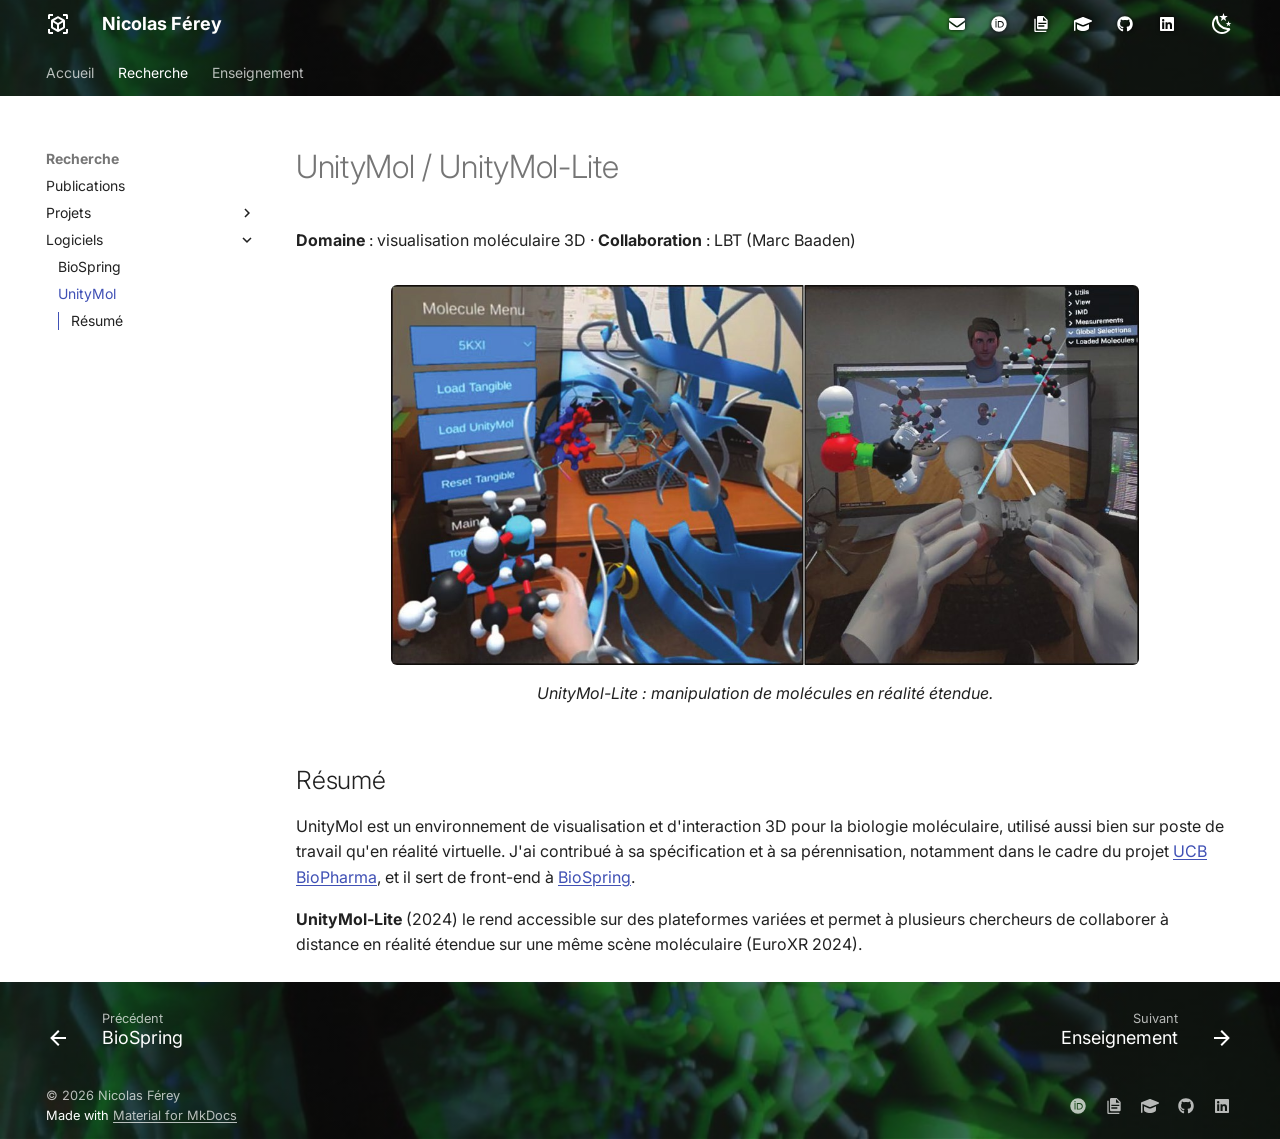
<file: logiciels/unitymol/index.html>
<!doctype html>
<html lang="fr" class="no-js">
  <head>
    
      <meta charset="utf-8">
      <meta name="viewport" content="width=device-width,initial-scale=1">
      
        <meta name="description" content="Maître de conférences en informatique, LISN / IUT d'Orsay — Université Paris-Saclay">
      
      
        <meta name="author" content="Nicolas Férey">
      
      
        <link rel="canonical" href="https://nicolasferey.github.io/logiciels/unitymol/">
      
      
        <link rel="prev" href="../biospring/">
      
      
        <link rel="next" href="../../enseignement/">
      
      
        
      
      
      <link rel="icon" href="../../assets/images/favicon.png">
      <meta name="generator" content="mkdocs-1.6.1, mkdocs-material-9.8.1">
    
    
      
        <title>UnityMol - Nicolas Férey</title>
      
    
    
      <link rel="stylesheet" href="../../assets/stylesheets/main.57a0d79d.min.css">
      
        
        <link rel="stylesheet" href="../../assets/stylesheets/palette.fb2fffe2.min.css">
      
      


    
    
      
    
    
      
        
        
        <link rel="preconnect" href="https://fonts.gstatic.com" crossorigin>
        <link rel="stylesheet" href="https://fonts.googleapis.com/css?family=Inter:300,300i,400,400i,700,700i%7CJetBrains+Mono:400,400i,700,700i&display=fallback">
        <style>:root{--md-text-font:"Inter";--md-code-font:"JetBrains Mono"}</style>
      
    
    
      <link rel="stylesheet" href="../../stylesheets/extra.css">
    
    <script>__md_scope=new URL("../..",location),__md_hash=e=>[...e].reduce(((e,_)=>(e<<5)-e+_.charCodeAt(0)),0),__md_get=(e,_=localStorage,t=__md_scope)=>JSON.parse(_.getItem(t.pathname+"."+e)),__md_set=(e,_,t=localStorage,a=__md_scope)=>{try{t.setItem(a.pathname+"."+e,JSON.stringify(_))}catch(e){}}</script>
    
      

    
    
  </head>
  
  
    
    
      
    
    
    
    
    <body dir="ltr" data-md-color-scheme="default" data-md-color-primary="indigo" data-md-color-accent="teal">
  
    
    <input class="md-toggle" data-md-toggle="drawer" type="checkbox" id="__drawer" autocomplete="off">
    <input class="md-toggle" data-md-toggle="search" type="checkbox" id="__search" autocomplete="off">
    <label class="md-overlay" for="__drawer"></label>
    <div data-md-component="skip">
      
        
        <a href="#unitymol-unitymol-lite" class="md-skip">
          Aller au contenu
        </a>
      
    </div>
    <div data-md-component="announce">
      
    </div>
    
    
      

<header class="md-header" data-md-component="header">
  <nav class="md-header__inner md-grid" aria-label="En-tête">
    <a href="../.." title="Nicolas Férey" class="md-header__button md-logo" aria-label="Nicolas Férey" data-md-component="logo">
      
  
  <svg xmlns="http://www.w3.org/2000/svg" viewBox="0 0 24 24"><path d="M17 22v-2h3v-3h2v3.5c0 .39-.16.74-.46 1.04s-.65.46-1.04.46zM7 22H3.5c-.39 0-.74-.16-1.04-.46S2 20.89 2 20.5V17h2v3h3zM17 2h3.5c.39 0 .74.16 1.04.46s.46.65.46 1.04V7h-2V4h-3zM7 2v2H4v3H2V3.5c0-.39.16-.74.46-1.04S3.11 2 3.5 2zm6 15.25 4-2.3v-4.59l-4 2.3zm-1-6.33 4-2.29-4-2.35-4 2.35zm-5 4.03 4 2.3v-4.59l-4-2.3zm11.23-7.36c.5.32.77.75.77 1.32v6.32c0 .57-.27 1-.77 1.32l-5.48 3.18q-.75.48-1.5 0l-5.48-3.18c-.5-.32-.77-.75-.77-1.32V8.91c0-.57.27-1 .77-1.32l5.48-3.18c.25-.13.5-.19.75-.19s.5.06.75.19z"/></svg>

    </a>
    <label class="md-header__button md-icon" for="__drawer">
      
      <svg xmlns="http://www.w3.org/2000/svg" viewBox="0 0 24 24"><path d="M3 6h18v2H3zm0 5h18v2H3zm0 5h18v2H3z"/></svg>
    </label>
    <div class="md-header__title" data-md-component="header-title">
      <div class="md-header__ellipsis">
        <div class="md-header__topic">
          <span class="md-ellipsis">
            Nicolas Férey
          </span>
        </div>
        <div class="md-header__topic" data-md-component="header-topic">
          <span class="md-ellipsis">
            
              UnityMol
            
          </span>
        </div>
      </div>
    </div>
    
      
        <form class="md-header__option" data-md-component="palette">
  
    
    
    
    <input class="md-option" data-md-color-media="(prefers-color-scheme: light)" data-md-color-scheme="default" data-md-color-primary="indigo" data-md-color-accent="teal"  aria-label="Passer en mode sombre"  type="radio" name="__palette" id="__palette_0">
    
      <label class="md-header__button md-icon" title="Passer en mode sombre" for="__palette_1" hidden>
        <svg xmlns="http://www.w3.org/2000/svg" viewBox="0 0 24 24"><path d="m17.75 4.09-2.53 1.94.91 3.06-2.63-1.81-2.63 1.81.91-3.06-2.53-1.94L12.44 4l1.06-3 1.06 3zm3.5 6.91-1.64 1.25.59 1.98-1.7-1.17-1.7 1.17.59-1.98L15.75 11l2.06-.05L18.5 9l.69 1.95zm-2.28 4.95c.83-.08 1.72 1.1 1.19 1.85-.32.45-.66.87-1.08 1.27C15.17 23 8.84 23 4.94 19.07c-3.91-3.9-3.91-10.24 0-14.14.4-.4.82-.76 1.27-1.08.75-.53 1.93.36 1.85 1.19-.27 2.86.69 5.83 2.89 8.02a9.96 9.96 0 0 0 8.02 2.89m-1.64 2.02a12.08 12.08 0 0 1-7.8-3.47c-2.17-2.19-3.33-5-3.49-7.82-2.81 3.14-2.7 7.96.31 10.98 3.02 3.01 7.84 3.12 10.98.31"/></svg>
      </label>
    
  
    
    
    
    <input class="md-option" data-md-color-media="(prefers-color-scheme: dark)" data-md-color-scheme="slate" data-md-color-primary="indigo" data-md-color-accent="teal"  aria-label="Passer en mode clair"  type="radio" name="__palette" id="__palette_1">
    
      <label class="md-header__button md-icon" title="Passer en mode clair" for="__palette_0" hidden>
        <svg xmlns="http://www.w3.org/2000/svg" viewBox="0 0 24 24"><path d="M12 7a5 5 0 0 1 5 5 5 5 0 0 1-5 5 5 5 0 0 1-5-5 5 5 0 0 1 5-5m0 2a3 3 0 0 0-3 3 3 3 0 0 0 3 3 3 3 0 0 0 3-3 3 3 0 0 0-3-3m0-7 2.39 3.42C13.65 5.15 12.84 5 12 5s-1.65.15-2.39.42zM3.34 7l4.16-.35A7.2 7.2 0 0 0 5.94 8.5c-.44.74-.69 1.5-.83 2.29zm.02 10 1.76-3.77a7.131 7.131 0 0 0 2.38 4.14zM20.65 7l-1.77 3.79a7.02 7.02 0 0 0-2.38-4.15zm-.01 10-4.14.36c.59-.51 1.12-1.14 1.54-1.86.42-.73.69-1.5.83-2.29zM12 22l-2.41-3.44c.74.27 1.55.44 2.41.44.82 0 1.63-.17 2.37-.44z"/></svg>
      </label>
    
  
</form>
      
    
    
      <script>var palette=__md_get("__palette");if(palette&&palette.color){if("(prefers-color-scheme)"===palette.color.media){var media=matchMedia("(prefers-color-scheme: light)"),input=document.querySelector(media.matches?"[data-md-color-media='(prefers-color-scheme: light)']":"[data-md-color-media='(prefers-color-scheme: dark)']");palette.color.media=input.getAttribute("data-md-color-media"),palette.color.scheme=input.getAttribute("data-md-color-scheme"),palette.color.primary=input.getAttribute("data-md-color-primary"),palette.color.accent=input.getAttribute("data-md-color-accent")}for(var[key,value]of Object.entries(palette.color))document.body.setAttribute("data-md-color-"+key,value)}</script>
    
    
    
    
  </nav>
  
</header>
    
    <div class="md-container" data-md-component="container">
      
      
        
          
            
<nav class="md-tabs" aria-label="Onglets" data-md-component="tabs">
  <div class="md-grid">
    <ul class="md-tabs__list">
      
        
  
  
  
  
    <li class="md-tabs__item">
      <a href="../.." class="md-tabs__link">
        
  
  
    
  
  Accueil

      </a>
    </li>
  

      
        
  
  
  
    
  
  
    
    
      <li class="md-tabs__item md-tabs__item--active">
        <a href="../../publications/" class="md-tabs__link">
          
  
  
    
  
  Recherche

        </a>
      </li>
    
  

      
        
  
  
  
  
    <li class="md-tabs__item">
      <a href="../../enseignement/" class="md-tabs__link">
        
  
  
    
  
  Enseignement

      </a>
    </li>
  

      
    </ul>
  </div>
</nav>
          
        
      
      <main class="md-main" data-md-component="main">
        <div class="md-main__inner md-grid">
          
            
              
              <div class="md-sidebar md-sidebar--primary" data-md-component="sidebar" data-md-type="navigation" >
                <div class="md-sidebar__scrollwrap">
                  <div class="md-sidebar__inner">
                    


  


  

<nav class="md-nav md-nav--primary md-nav--lifted md-nav--integrated" aria-label="Navigation" data-md-level="0">
  <label class="md-nav__title" for="__drawer">
    <a href="../.." title="Nicolas Férey" class="md-nav__button md-logo" aria-label="Nicolas Férey" data-md-component="logo">
      
  
  <svg xmlns="http://www.w3.org/2000/svg" viewBox="0 0 24 24"><path d="M17 22v-2h3v-3h2v3.5c0 .39-.16.74-.46 1.04s-.65.46-1.04.46zM7 22H3.5c-.39 0-.74-.16-1.04-.46S2 20.89 2 20.5V17h2v3h3zM17 2h3.5c.39 0 .74.16 1.04.46s.46.65.46 1.04V7h-2V4h-3zM7 2v2H4v3H2V3.5c0-.39.16-.74.46-1.04S3.11 2 3.5 2zm6 15.25 4-2.3v-4.59l-4 2.3zm-1-6.33 4-2.29-4-2.35-4 2.35zm-5 4.03 4 2.3v-4.59l-4-2.3zm11.23-7.36c.5.32.77.75.77 1.32v6.32c0 .57-.27 1-.77 1.32l-5.48 3.18q-.75.48-1.5 0l-5.48-3.18c-.5-.32-.77-.75-.77-1.32V8.91c0-.57.27-1 .77-1.32l5.48-3.18c.25-.13.5-.19.75-.19s.5.06.75.19z"/></svg>

    </a>
    Nicolas Férey
  </label>
  
  <ul class="md-nav__list" data-md-scrollfix>
    
      
      
  
  
  
  
    <li class="md-nav__item">
      <a href="../.." class="md-nav__link">
        
  
  
  <span class="md-ellipsis">
    
  
    Accueil
  

    
  </span>
  
  

      </a>
    </li>
  

    
      
      
  
  
    
  
  
  
    
    
      
        
      
        
      
        
      
    
    
    
      
        
        
      
      
    
    
    <li class="md-nav__item md-nav__item--active md-nav__item--section md-nav__item--nested">
      
        
        
        <input class="md-nav__toggle md-toggle " type="checkbox" id="__nav_2" checked>
        
          
          <label class="md-nav__link" for="__nav_2" id="__nav_2_label" tabindex="">
            
  
  
  <span class="md-ellipsis">
    
  
    Recherche
  

    
  </span>
  
  

            <span class="md-nav__icon md-icon"></span>
          </label>
        
        <nav class="md-nav" data-md-level="1" aria-labelledby="__nav_2_label" aria-expanded="true">
          <label class="md-nav__title" for="__nav_2">
            <span class="md-nav__icon md-icon"></span>
            
  
    Recherche
  

          </label>
          <ul class="md-nav__list" data-md-scrollfix>
            
              
                
  
  
  
  
    <li class="md-nav__item">
      <a href="../../publications/" class="md-nav__link">
        
  
  
  <span class="md-ellipsis">
    
  
    Publications
  

    
  </span>
  
  

      </a>
    </li>
  

              
            
              
                
  
  
  
  
    
    
      
        
          
        
      
        
      
        
      
        
      
        
      
        
      
        
      
    
    
    
      
      
    
    
    <li class="md-nav__item md-nav__item--nested">
      
        
        
        <input class="md-nav__toggle md-toggle " type="checkbox" id="__nav_2_2" >
        
          
          <div class="md-nav__link md-nav__container">
            <a href="../../projets/" class="md-nav__link ">
              
  
  
  <span class="md-ellipsis">
    
  
    Projets
  

    
  </span>
  
  

            </a>
            
              
              <label class="md-nav__link " for="__nav_2_2" id="__nav_2_2_label" tabindex="0">
                <span class="md-nav__icon md-icon"></span>
              </label>
            
          </div>
        
        <nav class="md-nav" data-md-level="2" aria-labelledby="__nav_2_2_label" aria-expanded="false">
          <label class="md-nav__title" for="__nav_2_2">
            <span class="md-nav__icon md-icon"></span>
            
  
    Projets
  

          </label>
          <ul class="md-nav__list" data-md-scrollfix>
            
              
            
              
                
  
  
  
  
    <li class="md-nav__item">
      <a href="../../projets/pirate/" class="md-nav__link">
        
  
  
  <span class="md-ellipsis">
    
  
    ANR PIRATE
  

    
  </span>
  
  

      </a>
    </li>
  

              
            
              
                
  
  
  
  
    <li class="md-nav__item">
      <a href="../../projets/biotinint/" class="md-nav__link">
        
  
  
  <span class="md-ellipsis">
    
  
    BioTIN'INT
  

    
  </span>
  
  

      </a>
    </li>
  

              
            
              
                
  
  
  
  
    <li class="md-nav__item">
      <a href="../../projets/ucb-biopharma/" class="md-nav__link">
        
  
  
  <span class="md-ellipsis">
    
  
    UCB BioPharma
  

    
  </span>
  
  

      </a>
    </li>
  

              
            
              
                
  
  
  
  
    <li class="md-nav__item">
      <a href="../../projets/fluidmeat/" class="md-nav__link">
        
  
  
  <span class="md-ellipsis">
    
  
    FluidMeAT
  

    
  </span>
  
  

      </a>
    </li>
  

              
            
              
                
  
  
  
  
    <li class="md-nav__item">
      <a href="../../projets/exaviz/" class="md-nav__link">
        
  
  
  <span class="md-ellipsis">
    
  
    ANR ExaViz
  

    
  </span>
  
  

      </a>
    </li>
  

              
            
              
                
  
  
  
  
    <li class="md-nav__item">
      <a href="../../projets/corsaire/" class="md-nav__link">
        
  
  
  <span class="md-ellipsis">
    
  
    ANR CoRSAIRe
  

    
  </span>
  
  

      </a>
    </li>
  

              
            
          </ul>
        </nav>
      
    </li>
  

              
            
              
                
  
  
    
  
  
  
    
    
      
        
          
        
      
        
      
        
      
    
    
    
      
      
    
    
    <li class="md-nav__item md-nav__item--active md-nav__item--nested">
      
        
        
        <input class="md-nav__toggle md-toggle " type="checkbox" id="__nav_2_3" checked>
        
          
          <div class="md-nav__link md-nav__container">
            <a href="../" class="md-nav__link ">
              
  
  
  <span class="md-ellipsis">
    
  
    Logiciels
  

    
  </span>
  
  

            </a>
            
              
              <label class="md-nav__link " for="__nav_2_3" id="__nav_2_3_label" tabindex="0">
                <span class="md-nav__icon md-icon"></span>
              </label>
            
          </div>
        
        <nav class="md-nav" data-md-level="2" aria-labelledby="__nav_2_3_label" aria-expanded="true">
          <label class="md-nav__title" for="__nav_2_3">
            <span class="md-nav__icon md-icon"></span>
            
  
    Logiciels
  

          </label>
          <ul class="md-nav__list" data-md-scrollfix>
            
              
            
              
                
  
  
  
  
    <li class="md-nav__item">
      <a href="../biospring/" class="md-nav__link">
        
  
  
  <span class="md-ellipsis">
    
  
    BioSpring
  

    
  </span>
  
  

      </a>
    </li>
  

              
            
              
                
  
  
    
  
  
  
    <li class="md-nav__item md-nav__item--active">
      
      <input class="md-nav__toggle md-toggle" type="checkbox" id="__toc">
      
      
        
      
      
        <label class="md-nav__link md-nav__link--active" for="__toc">
          
  
  
  <span class="md-ellipsis">
    
  
    UnityMol
  

    
  </span>
  
  

          <span class="md-nav__icon md-icon"></span>
        </label>
      
      <a href="./" class="md-nav__link md-nav__link--active">
        
  
  
  <span class="md-ellipsis">
    
  
    UnityMol
  

    
  </span>
  
  

      </a>
      
        

<nav class="md-nav md-nav--secondary" aria-label="Table des matières">
  
  
  
    
  
  
    <label class="md-nav__title" for="__toc">
      <span class="md-nav__icon md-icon"></span>
      Table des matières
    </label>
    <ul class="md-nav__list" data-md-component="toc" data-md-scrollfix>
      
        <li class="md-nav__item">
  <a href="#resume" class="md-nav__link">
    <span class="md-ellipsis">
      
        Résumé
      
    </span>
  </a>
  
</li>
      
    </ul>
  
</nav>
      
    </li>
  

              
            
          </ul>
        </nav>
      
    </li>
  

              
            
          </ul>
        </nav>
      
    </li>
  

    
      
      
  
  
  
  
    <li class="md-nav__item">
      <a href="../../enseignement/" class="md-nav__link">
        
  
  
  <span class="md-ellipsis">
    
  
    Enseignement
  

    
  </span>
  
  

      </a>
    </li>
  

    
  </ul>
</nav>
                  </div>
                </div>
              </div>
            
            
          
          
            <div class="md-content" data-md-component="content">
              
              <article class="md-content__inner md-typeset">
                
                  



<h1 id="unitymol-unitymol-lite">UnityMol / UnityMol-Lite<a class="headerlink" href="#unitymol-unitymol-lite" title="Permanent link">&para;</a></h1>
<p><strong>Domaine</strong> : visualisation moléculaire 3D · <strong>Collaboration</strong> : LBT (Marc Baaden)</p>
<figure>
<p><img alt="UnityMol-Lite : manipulation de molécules en réalité étendue." src="../../images/unitymol.jpg" /></p>
<figcaption>UnityMol-Lite : manipulation de molécules en réalité étendue.</figcaption>
</figure>
<h2 id="resume">Résumé<a class="headerlink" href="#resume" title="Permanent link">&para;</a></h2>
<p>UnityMol est un environnement de visualisation et d'interaction 3D pour la biologie
moléculaire, utilisé aussi bien sur poste de travail qu'en réalité virtuelle. J'ai
contribué à sa spécification et à sa pérennisation, notamment dans le cadre du
projet <a href="../../projets/ucb-biopharma/">UCB BioPharma</a>, et il sert de front-end à
<a href="../biospring/">BioSpring</a>.</p>
<p><strong>UnityMol-Lite</strong> (2024) le rend accessible sur des plateformes variées et permet à
plusieurs chercheurs de collaborer à distance en réalité étendue sur une même
scène moléculaire (EuroXR 2024).</p>












                
              </article>
            </div>
          
          
  <script>var tabs=__md_get("__tabs");if(Array.isArray(tabs))e:for(var set of document.querySelectorAll(".tabbed-set")){var labels=set.querySelector(".tabbed-labels");for(var tab of tabs)for(var label of labels.getElementsByTagName("label"))if(label.innerText.trim()===tab){var input=document.getElementById(label.htmlFor);input.checked=!0;continue e}}</script>

<script>var target=document.getElementById(location.hash.slice(1));target&&target.name&&(target.checked=target.name.startsWith("__tabbed_"))</script>
        </div>
        
          <button type="button" class="md-top md-icon" data-md-component="top" hidden>
  
  <svg xmlns="http://www.w3.org/2000/svg" viewBox="0 0 24 24"><path d="M13 20h-2V8l-5.5 5.5-1.42-1.42L12 4.16l7.92 7.92-1.42 1.42L13 8z"/></svg>
  Retour en haut de la page
</button>
        
      </main>
      
        <footer class="md-footer">
  
    
      
      <nav class="md-footer__inner md-grid" aria-label="Pied de page" >
        
          
          <a href="../biospring/" class="md-footer__link md-footer__link--prev" aria-label="Précédent: BioSpring">
            <div class="md-footer__button md-icon">
              
              <svg xmlns="http://www.w3.org/2000/svg" viewBox="0 0 24 24"><path d="M20 11v2H8l5.5 5.5-1.42 1.42L4.16 12l7.92-7.92L13.5 5.5 8 11z"/></svg>
            </div>
            <div class="md-footer__title">
              <span class="md-footer__direction">
                Précédent
              </span>
              <div class="md-ellipsis">
                BioSpring
              </div>
            </div>
          </a>
        
        
          
          <a href="../../enseignement/" class="md-footer__link md-footer__link--next" aria-label="Suivant: Enseignement">
            <div class="md-footer__title">
              <span class="md-footer__direction">
                Suivant
              </span>
              <div class="md-ellipsis">
                Enseignement
              </div>
            </div>
            <div class="md-footer__button md-icon">
              
              <svg xmlns="http://www.w3.org/2000/svg" viewBox="0 0 24 24"><path d="M4 11v2h12l-5.5 5.5 1.42 1.42L19.84 12l-7.92-7.92L10.5 5.5 16 11z"/></svg>
            </div>
          </a>
        
      </nav>
    
  
  <div class="md-footer-meta md-typeset">
    <div class="md-footer-meta__inner md-grid">
      <div class="md-copyright">
  
    <div class="md-copyright__highlight">
      © 2026 Nicolas Férey
    </div>
  
  
    Made with
    <a href="https://squidfunk.github.io/mkdocs-material/" target="_blank" rel="noopener">
      Material for MkDocs
    </a>
  
</div>
      
        
<div class="md-social">
  
    
    
    
    
    <a href="https://orcid.org/0000-0002-7713-001X" target="_blank" rel="noopener" title="ORCID" class="md-social__link">
      <svg xmlns="http://www.w3.org/2000/svg" viewBox="0 0 512 512"><!--! Font Awesome Free 7.1.0 by @fontawesome - https://fontawesome.com License - https://fontawesome.com/license/free (Icons: CC BY 4.0, Fonts: SIL OFL 1.1, Code: MIT License) Copyright 2025 Fonticons, Inc.--><path d="M294.7 188.2h-45.9V342h47.5c67.6 0 83.1-51.3 83.1-76.9 0-41.6-26.5-76.9-84.7-76.9M256 8a248 248 0 1 0 0 496 248 248 0 1 0 0-496m-80.8 360.8h-29.8V161.3h29.8zM160.3 98.5a19.6 19.6 0 1 1 0 39.2 19.6 19.6 0 1 1 0-39.2M300 369h-81V161.3h80.6c76.7 0 110.4 54.8 110.4 103.9 0 53.3-41.7 103.9-110 103.9z"/></svg>
    </a>
  
    
    
    
    
    <a href="https://cv.hal.science/nicolas-ferey" target="_blank" rel="noopener" title="HAL" class="md-social__link">
      <svg xmlns="http://www.w3.org/2000/svg" viewBox="0 0 24 24"><path d="M4 4v18h16v2H4c-1.1 0-2-.9-2-2V4zm11 3h5.5L15 1.5zM8 0h8l6 6v12c0 1.11-.89 2-2 2H8a2 2 0 0 1-2-2V2c0-1.11.89-2 2-2m9 16v-2H8v2zm3-4v-2H8v2z"/></svg>
    </a>
  
    
    
    
    
    <a href="https://scholar.google.com/citations?user=lXethhQAAAAJ" target="_blank" rel="noopener" title="Google Scholar" class="md-social__link">
      <svg xmlns="http://www.w3.org/2000/svg" viewBox="0 0 576 512"><!--! Font Awesome Free 7.1.0 by @fontawesome - https://fontawesome.com License - https://fontawesome.com/license/free (Icons: CC BY 4.0, Fonts: SIL OFL 1.1, Code: MIT License) Copyright 2025 Fonticons, Inc.--><path d="m48 195.8 209.2 86.1c9.8 4 20.2 6.1 30.8 6.1s21-2.1 30.8-6.1l242.4-99.8c9-3.7 14.8-12.4 14.8-22.1s-5.8-18.4-14.8-22.1L318.8 38.1c-9.8-4-20.2-6.1-30.8-6.1s-21 2.1-30.8 6.1L14.8 137.9C5.8 141.6 0 150.3 0 160v296c0 13.3 10.7 24 24 24s24-10.7 24-24zm48 71.7V384c0 53 86 96 192 96s192-43 192-96V267.4l-142.9 58.9c-15.6 6.4-32.2 9.7-49.1 9.7s-33.5-3.3-49.1-9.7L96 267.4z"/></svg>
    </a>
  
    
    
    
    
    <a href="https://github.com/nicolasferey" target="_blank" rel="noopener" title="GitHub" class="md-social__link">
      <svg xmlns="http://www.w3.org/2000/svg" viewBox="0 0 512 512"><!--! Font Awesome Free 7.1.0 by @fontawesome - https://fontawesome.com License - https://fontawesome.com/license/free (Icons: CC BY 4.0, Fonts: SIL OFL 1.1, Code: MIT License) Copyright 2025 Fonticons, Inc.--><path d="M173.9 397.4c0 2-2.3 3.6-5.2 3.6-3.3.3-5.6-1.3-5.6-3.6 0-2 2.3-3.6 5.2-3.6 3-.3 5.6 1.3 5.6 3.6m-31.1-4.5c-.7 2 1.3 4.3 4.3 4.9 2.6 1 5.6 0 6.2-2s-1.3-4.3-4.3-5.2c-2.6-.7-5.5.3-6.2 2.3m44.2-1.7c-2.9.7-4.9 2.6-4.6 4.9.3 2 2.9 3.3 5.9 2.6 2.9-.7 4.9-2.6 4.6-4.6-.3-1.9-3-3.2-5.9-2.9M252.8 8C114.1 8 8 113.3 8 252c0 110.9 69.8 205.8 169.5 239.2 12.8 2.3 17.3-5.6 17.3-12.1 0-6.2-.3-40.4-.3-61.4 0 0-70 15-84.7-29.8 0 0-11.4-29.1-27.8-36.6 0 0-22.9-15.7 1.6-15.4 0 0 24.9 2 38.6 25.8 21.9 38.6 58.6 27.5 72.9 20.9 2.3-16 8.8-27.1 16-33.7-55.9-6.2-112.3-14.3-112.3-110.5 0-27.5 7.6-41.3 23.6-58.9-2.6-6.5-11.1-33.3 2.6-67.9 20.9-6.5 69 27 69 27 20-5.6 41.5-8.5 62.8-8.5s42.8 2.9 62.8 8.5c0 0 48.1-33.6 69-27 13.7 34.7 5.2 61.4 2.6 67.9 16 17.7 25.8 31.5 25.8 58.9 0 96.5-58.9 104.2-114.8 110.5 9.2 7.9 17 22.9 17 46.4 0 33.7-.3 75.4-.3 83.6 0 6.5 4.6 14.4 17.3 12.1C436.2 457.8 504 362.9 504 252 504 113.3 391.5 8 252.8 8M105.2 352.9c-1.3 1-1 3.3.7 5.2 1.6 1.6 3.9 2.3 5.2 1 1.3-1 1-3.3-.7-5.2-1.6-1.6-3.9-2.3-5.2-1m-10.8-8.1c-.7 1.3.3 2.9 2.3 3.9 1.6 1 3.6.7 4.3-.7.7-1.3-.3-2.9-2.3-3.9-2-.6-3.6-.3-4.3.7m32.4 35.6c-1.6 1.3-1 4.3 1.3 6.2 2.3 2.3 5.2 2.6 6.5 1 1.3-1.3.7-4.3-1.3-6.2-2.2-2.3-5.2-2.6-6.5-1m-11.4-14.7c-1.6 1-1.6 3.6 0 5.9s4.3 3.3 5.6 2.3c1.6-1.3 1.6-3.9 0-6.2-1.4-2.3-4-3.3-5.6-2"/></svg>
    </a>
  
    
    
    
    
    <a href="https://www.linkedin.com/in/nicolas-ferey-67473118/" target="_blank" rel="noopener" title="LinkedIn" class="md-social__link">
      <svg xmlns="http://www.w3.org/2000/svg" viewBox="0 0 448 512"><!--! Font Awesome Free 7.1.0 by @fontawesome - https://fontawesome.com License - https://fontawesome.com/license/free (Icons: CC BY 4.0, Fonts: SIL OFL 1.1, Code: MIT License) Copyright 2025 Fonticons, Inc.--><path d="M416 32H31.9C14.3 32 0 46.5 0 64.3v383.4C0 465.5 14.3 480 31.9 480H416c17.6 0 32-14.5 32-32.3V64.3c0-17.8-14.4-32.3-32-32.3M135.4 416H69V202.2h66.5V416zM102.2 96a38.5 38.5 0 1 1 0 77 38.5 38.5 0 1 1 0-77m282.1 320h-66.4V312c0-24.8-.5-56.7-34.5-56.7-34.6 0-39.9 27-39.9 54.9V416h-66.4V202.2h63.7v29.2h.9c8.9-16.8 30.6-34.5 62.9-34.5 67.2 0 79.7 44.3 79.7 101.9z"/></svg>
    </a>
  
</div>
      
    </div>
  </div>
</footer>
      
    </div>
    <div class="md-dialog" data-md-component="dialog">
      <div class="md-dialog__inner md-typeset"></div>
    </div>
    
    
    
      
      
      <script id="__config" type="application/json">{"annotate": null, "base": "../..", "features": ["navigation.tabs", "navigation.indexes", "navigation.top", "navigation.footer", "content.tabs.link", "toc.integrate"], "search": "../../assets/javascripts/workers/search.a7633da7.min.js", "tags": null, "translations": {"clipboard.copied": "Copi\u00e9 dans le presse-papier", "clipboard.copy": "Copier dans le presse-papier", "search.result.more.one": "1 de plus sur cette page", "search.result.more.other": "# de plus sur cette page", "search.result.none": "Aucun document trouv\u00e9", "search.result.one": "1 document trouv\u00e9", "search.result.other": "# documents trouv\u00e9s", "search.result.placeholder": "Taper pour d\u00e9marrer la recherche", "search.result.term.missing": "Non trouv\u00e9", "select.version": "S\u00e9lectionner la version"}, "version": null}</script>
    
    
      <script src="../../assets/javascripts/bundle.a5f9d56c.min.js"></script>
      
        <script src="../../javascripts/mail.js"></script>
      
        <script src="../../javascripts/header.js"></script>
      
        <script src="../../javascripts/a11y.js"></script>
      
    
  </body>
</html>
</file>
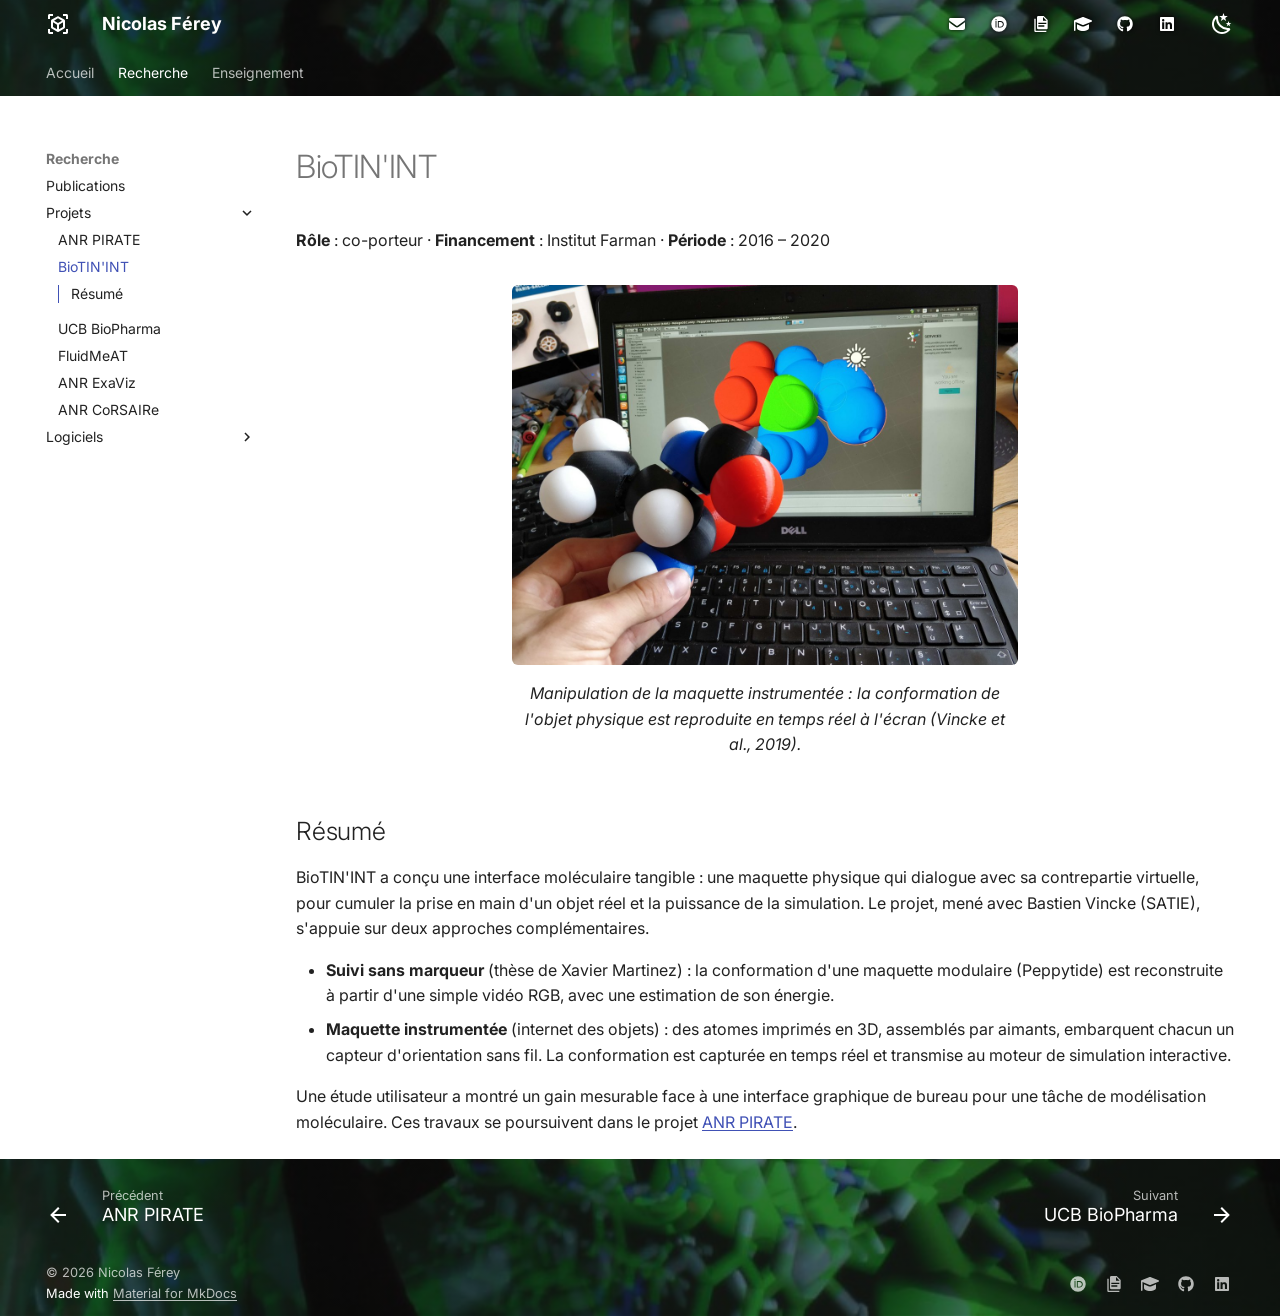
<file: projets/biotinint/index.html>
<!doctype html>
<html lang="fr" class="no-js">
  <head>
    
      <meta charset="utf-8">
      <meta name="viewport" content="width=device-width,initial-scale=1">
      
        <meta name="description" content="Maître de conférences en informatique, LISN / IUT d'Orsay — Université Paris-Saclay">
      
      
        <meta name="author" content="Nicolas Férey">
      
      
        <link rel="canonical" href="https://nicolasferey.github.io/projets/biotinint/">
      
      
        <link rel="prev" href="../pirate/">
      
      
        <link rel="next" href="../ucb-biopharma/">
      
      
        
      
      
      <link rel="icon" href="../../assets/images/favicon.png">
      <meta name="generator" content="mkdocs-1.6.1, mkdocs-material-9.8.1">
    
    
      
        <title>BioTIN'INT - Nicolas Férey</title>
      
    
    
      <link rel="stylesheet" href="../../assets/stylesheets/main.57a0d79d.min.css">
      
        
        <link rel="stylesheet" href="../../assets/stylesheets/palette.fb2fffe2.min.css">
      
      


    
    
      
    
    
      
        
        
        <link rel="preconnect" href="https://fonts.gstatic.com" crossorigin>
        <link rel="stylesheet" href="https://fonts.googleapis.com/css?family=Inter:300,300i,400,400i,700,700i%7CJetBrains+Mono:400,400i,700,700i&display=fallback">
        <style>:root{--md-text-font:"Inter";--md-code-font:"JetBrains Mono"}</style>
      
    
    
      <link rel="stylesheet" href="../../stylesheets/extra.css">
    
    <script>__md_scope=new URL("../..",location),__md_hash=e=>[...e].reduce(((e,_)=>(e<<5)-e+_.charCodeAt(0)),0),__md_get=(e,_=localStorage,t=__md_scope)=>JSON.parse(_.getItem(t.pathname+"."+e)),__md_set=(e,_,t=localStorage,a=__md_scope)=>{try{t.setItem(a.pathname+"."+e,JSON.stringify(_))}catch(e){}}</script>
    
      

    
    
  </head>
  
  
    
    
      
    
    
    
    
    <body dir="ltr" data-md-color-scheme="default" data-md-color-primary="indigo" data-md-color-accent="teal">
  
    
    <input class="md-toggle" data-md-toggle="drawer" type="checkbox" id="__drawer" autocomplete="off">
    <input class="md-toggle" data-md-toggle="search" type="checkbox" id="__search" autocomplete="off">
    <label class="md-overlay" for="__drawer"></label>
    <div data-md-component="skip">
      
        
        <a href="#biotinint" class="md-skip">
          Aller au contenu
        </a>
      
    </div>
    <div data-md-component="announce">
      
    </div>
    
    
      

<header class="md-header" data-md-component="header">
  <nav class="md-header__inner md-grid" aria-label="En-tête">
    <a href="../.." title="Nicolas Férey" class="md-header__button md-logo" aria-label="Nicolas Férey" data-md-component="logo">
      
  
  <svg xmlns="http://www.w3.org/2000/svg" viewBox="0 0 24 24"><path d="M17 22v-2h3v-3h2v3.5c0 .39-.16.74-.46 1.04s-.65.46-1.04.46zM7 22H3.5c-.39 0-.74-.16-1.04-.46S2 20.89 2 20.5V17h2v3h3zM17 2h3.5c.39 0 .74.16 1.04.46s.46.65.46 1.04V7h-2V4h-3zM7 2v2H4v3H2V3.5c0-.39.16-.74.46-1.04S3.11 2 3.5 2zm6 15.25 4-2.3v-4.59l-4 2.3zm-1-6.33 4-2.29-4-2.35-4 2.35zm-5 4.03 4 2.3v-4.59l-4-2.3zm11.23-7.36c.5.32.77.75.77 1.32v6.32c0 .57-.27 1-.77 1.32l-5.48 3.18q-.75.48-1.5 0l-5.48-3.18c-.5-.32-.77-.75-.77-1.32V8.91c0-.57.27-1 .77-1.32l5.48-3.18c.25-.13.5-.19.75-.19s.5.06.75.19z"/></svg>

    </a>
    <label class="md-header__button md-icon" for="__drawer">
      
      <svg xmlns="http://www.w3.org/2000/svg" viewBox="0 0 24 24"><path d="M3 6h18v2H3zm0 5h18v2H3zm0 5h18v2H3z"/></svg>
    </label>
    <div class="md-header__title" data-md-component="header-title">
      <div class="md-header__ellipsis">
        <div class="md-header__topic">
          <span class="md-ellipsis">
            Nicolas Férey
          </span>
        </div>
        <div class="md-header__topic" data-md-component="header-topic">
          <span class="md-ellipsis">
            
              BioTIN'INT
            
          </span>
        </div>
      </div>
    </div>
    
      
        <form class="md-header__option" data-md-component="palette">
  
    
    
    
    <input class="md-option" data-md-color-media="(prefers-color-scheme: light)" data-md-color-scheme="default" data-md-color-primary="indigo" data-md-color-accent="teal"  aria-label="Passer en mode sombre"  type="radio" name="__palette" id="__palette_0">
    
      <label class="md-header__button md-icon" title="Passer en mode sombre" for="__palette_1" hidden>
        <svg xmlns="http://www.w3.org/2000/svg" viewBox="0 0 24 24"><path d="m17.75 4.09-2.53 1.94.91 3.06-2.63-1.81-2.63 1.81.91-3.06-2.53-1.94L12.44 4l1.06-3 1.06 3zm3.5 6.91-1.64 1.25.59 1.98-1.7-1.17-1.7 1.17.59-1.98L15.75 11l2.06-.05L18.5 9l.69 1.95zm-2.28 4.95c.83-.08 1.72 1.1 1.19 1.85-.32.45-.66.87-1.08 1.27C15.17 23 8.84 23 4.94 19.07c-3.91-3.9-3.91-10.24 0-14.14.4-.4.82-.76 1.27-1.08.75-.53 1.93.36 1.85 1.19-.27 2.86.69 5.83 2.89 8.02a9.96 9.96 0 0 0 8.02 2.89m-1.64 2.02a12.08 12.08 0 0 1-7.8-3.47c-2.17-2.19-3.33-5-3.49-7.82-2.81 3.14-2.7 7.96.31 10.98 3.02 3.01 7.84 3.12 10.98.31"/></svg>
      </label>
    
  
    
    
    
    <input class="md-option" data-md-color-media="(prefers-color-scheme: dark)" data-md-color-scheme="slate" data-md-color-primary="indigo" data-md-color-accent="teal"  aria-label="Passer en mode clair"  type="radio" name="__palette" id="__palette_1">
    
      <label class="md-header__button md-icon" title="Passer en mode clair" for="__palette_0" hidden>
        <svg xmlns="http://www.w3.org/2000/svg" viewBox="0 0 24 24"><path d="M12 7a5 5 0 0 1 5 5 5 5 0 0 1-5 5 5 5 0 0 1-5-5 5 5 0 0 1 5-5m0 2a3 3 0 0 0-3 3 3 3 0 0 0 3 3 3 3 0 0 0 3-3 3 3 0 0 0-3-3m0-7 2.39 3.42C13.65 5.15 12.84 5 12 5s-1.65.15-2.39.42zM3.34 7l4.16-.35A7.2 7.2 0 0 0 5.94 8.5c-.44.74-.69 1.5-.83 2.29zm.02 10 1.76-3.77a7.131 7.131 0 0 0 2.38 4.14zM20.65 7l-1.77 3.79a7.02 7.02 0 0 0-2.38-4.15zm-.01 10-4.14.36c.59-.51 1.12-1.14 1.54-1.86.42-.73.69-1.5.83-2.29zM12 22l-2.41-3.44c.74.27 1.55.44 2.41.44.82 0 1.63-.17 2.37-.44z"/></svg>
      </label>
    
  
</form>
      
    
    
      <script>var palette=__md_get("__palette");if(palette&&palette.color){if("(prefers-color-scheme)"===palette.color.media){var media=matchMedia("(prefers-color-scheme: light)"),input=document.querySelector(media.matches?"[data-md-color-media='(prefers-color-scheme: light)']":"[data-md-color-media='(prefers-color-scheme: dark)']");palette.color.media=input.getAttribute("data-md-color-media"),palette.color.scheme=input.getAttribute("data-md-color-scheme"),palette.color.primary=input.getAttribute("data-md-color-primary"),palette.color.accent=input.getAttribute("data-md-color-accent")}for(var[key,value]of Object.entries(palette.color))document.body.setAttribute("data-md-color-"+key,value)}</script>
    
    
    
    
  </nav>
  
</header>
    
    <div class="md-container" data-md-component="container">
      
      
        
          
            
<nav class="md-tabs" aria-label="Onglets" data-md-component="tabs">
  <div class="md-grid">
    <ul class="md-tabs__list">
      
        
  
  
  
  
    <li class="md-tabs__item">
      <a href="../.." class="md-tabs__link">
        
  
  
    
  
  Accueil

      </a>
    </li>
  

      
        
  
  
  
    
  
  
    
    
      <li class="md-tabs__item md-tabs__item--active">
        <a href="../../publications/" class="md-tabs__link">
          
  
  
    
  
  Recherche

        </a>
      </li>
    
  

      
        
  
  
  
  
    <li class="md-tabs__item">
      <a href="../../enseignement/" class="md-tabs__link">
        
  
  
    
  
  Enseignement

      </a>
    </li>
  

      
    </ul>
  </div>
</nav>
          
        
      
      <main class="md-main" data-md-component="main">
        <div class="md-main__inner md-grid">
          
            
              
              <div class="md-sidebar md-sidebar--primary" data-md-component="sidebar" data-md-type="navigation" >
                <div class="md-sidebar__scrollwrap">
                  <div class="md-sidebar__inner">
                    


  


  

<nav class="md-nav md-nav--primary md-nav--lifted md-nav--integrated" aria-label="Navigation" data-md-level="0">
  <label class="md-nav__title" for="__drawer">
    <a href="../.." title="Nicolas Férey" class="md-nav__button md-logo" aria-label="Nicolas Férey" data-md-component="logo">
      
  
  <svg xmlns="http://www.w3.org/2000/svg" viewBox="0 0 24 24"><path d="M17 22v-2h3v-3h2v3.5c0 .39-.16.74-.46 1.04s-.65.46-1.04.46zM7 22H3.5c-.39 0-.74-.16-1.04-.46S2 20.89 2 20.5V17h2v3h3zM17 2h3.5c.39 0 .74.16 1.04.46s.46.65.46 1.04V7h-2V4h-3zM7 2v2H4v3H2V3.5c0-.39.16-.74.46-1.04S3.11 2 3.5 2zm6 15.25 4-2.3v-4.59l-4 2.3zm-1-6.33 4-2.29-4-2.35-4 2.35zm-5 4.03 4 2.3v-4.59l-4-2.3zm11.23-7.36c.5.32.77.75.77 1.32v6.32c0 .57-.27 1-.77 1.32l-5.48 3.18q-.75.48-1.5 0l-5.48-3.18c-.5-.32-.77-.75-.77-1.32V8.91c0-.57.27-1 .77-1.32l5.48-3.18c.25-.13.5-.19.75-.19s.5.06.75.19z"/></svg>

    </a>
    Nicolas Férey
  </label>
  
  <ul class="md-nav__list" data-md-scrollfix>
    
      
      
  
  
  
  
    <li class="md-nav__item">
      <a href="../.." class="md-nav__link">
        
  
  
  <span class="md-ellipsis">
    
  
    Accueil
  

    
  </span>
  
  

      </a>
    </li>
  

    
      
      
  
  
    
  
  
  
    
    
      
        
      
        
      
        
      
    
    
    
      
        
        
      
      
    
    
    <li class="md-nav__item md-nav__item--active md-nav__item--section md-nav__item--nested">
      
        
        
        <input class="md-nav__toggle md-toggle " type="checkbox" id="__nav_2" checked>
        
          
          <label class="md-nav__link" for="__nav_2" id="__nav_2_label" tabindex="">
            
  
  
  <span class="md-ellipsis">
    
  
    Recherche
  

    
  </span>
  
  

            <span class="md-nav__icon md-icon"></span>
          </label>
        
        <nav class="md-nav" data-md-level="1" aria-labelledby="__nav_2_label" aria-expanded="true">
          <label class="md-nav__title" for="__nav_2">
            <span class="md-nav__icon md-icon"></span>
            
  
    Recherche
  

          </label>
          <ul class="md-nav__list" data-md-scrollfix>
            
              
                
  
  
  
  
    <li class="md-nav__item">
      <a href="../../publications/" class="md-nav__link">
        
  
  
  <span class="md-ellipsis">
    
  
    Publications
  

    
  </span>
  
  

      </a>
    </li>
  

              
            
              
                
  
  
    
  
  
  
    
    
      
        
          
        
      
        
      
        
      
        
      
        
      
        
      
        
      
    
    
    
      
      
    
    
    <li class="md-nav__item md-nav__item--active md-nav__item--nested">
      
        
        
        <input class="md-nav__toggle md-toggle " type="checkbox" id="__nav_2_2" checked>
        
          
          <div class="md-nav__link md-nav__container">
            <a href="../" class="md-nav__link ">
              
  
  
  <span class="md-ellipsis">
    
  
    Projets
  

    
  </span>
  
  

            </a>
            
              
              <label class="md-nav__link " for="__nav_2_2" id="__nav_2_2_label" tabindex="0">
                <span class="md-nav__icon md-icon"></span>
              </label>
            
          </div>
        
        <nav class="md-nav" data-md-level="2" aria-labelledby="__nav_2_2_label" aria-expanded="true">
          <label class="md-nav__title" for="__nav_2_2">
            <span class="md-nav__icon md-icon"></span>
            
  
    Projets
  

          </label>
          <ul class="md-nav__list" data-md-scrollfix>
            
              
            
              
                
  
  
  
  
    <li class="md-nav__item">
      <a href="../pirate/" class="md-nav__link">
        
  
  
  <span class="md-ellipsis">
    
  
    ANR PIRATE
  

    
  </span>
  
  

      </a>
    </li>
  

              
            
              
                
  
  
    
  
  
  
    <li class="md-nav__item md-nav__item--active">
      
      <input class="md-nav__toggle md-toggle" type="checkbox" id="__toc">
      
      
        
      
      
        <label class="md-nav__link md-nav__link--active" for="__toc">
          
  
  
  <span class="md-ellipsis">
    
  
    BioTIN'INT
  

    
  </span>
  
  

          <span class="md-nav__icon md-icon"></span>
        </label>
      
      <a href="./" class="md-nav__link md-nav__link--active">
        
  
  
  <span class="md-ellipsis">
    
  
    BioTIN'INT
  

    
  </span>
  
  

      </a>
      
        

<nav class="md-nav md-nav--secondary" aria-label="Table des matières">
  
  
  
    
  
  
    <label class="md-nav__title" for="__toc">
      <span class="md-nav__icon md-icon"></span>
      Table des matières
    </label>
    <ul class="md-nav__list" data-md-component="toc" data-md-scrollfix>
      
        <li class="md-nav__item">
  <a href="#resume" class="md-nav__link">
    <span class="md-ellipsis">
      
        Résumé
      
    </span>
  </a>
  
</li>
      
    </ul>
  
</nav>
      
    </li>
  

              
            
              
                
  
  
  
  
    <li class="md-nav__item">
      <a href="../ucb-biopharma/" class="md-nav__link">
        
  
  
  <span class="md-ellipsis">
    
  
    UCB BioPharma
  

    
  </span>
  
  

      </a>
    </li>
  

              
            
              
                
  
  
  
  
    <li class="md-nav__item">
      <a href="../fluidmeat/" class="md-nav__link">
        
  
  
  <span class="md-ellipsis">
    
  
    FluidMeAT
  

    
  </span>
  
  

      </a>
    </li>
  

              
            
              
                
  
  
  
  
    <li class="md-nav__item">
      <a href="../exaviz/" class="md-nav__link">
        
  
  
  <span class="md-ellipsis">
    
  
    ANR ExaViz
  

    
  </span>
  
  

      </a>
    </li>
  

              
            
              
                
  
  
  
  
    <li class="md-nav__item">
      <a href="../corsaire/" class="md-nav__link">
        
  
  
  <span class="md-ellipsis">
    
  
    ANR CoRSAIRe
  

    
  </span>
  
  

      </a>
    </li>
  

              
            
          </ul>
        </nav>
      
    </li>
  

              
            
              
                
  
  
  
  
    
    
      
        
          
        
      
        
      
        
      
    
    
    
      
      
    
    
    <li class="md-nav__item md-nav__item--nested">
      
        
        
        <input class="md-nav__toggle md-toggle " type="checkbox" id="__nav_2_3" >
        
          
          <div class="md-nav__link md-nav__container">
            <a href="../../logiciels/" class="md-nav__link ">
              
  
  
  <span class="md-ellipsis">
    
  
    Logiciels
  

    
  </span>
  
  

            </a>
            
              
              <label class="md-nav__link " for="__nav_2_3" id="__nav_2_3_label" tabindex="0">
                <span class="md-nav__icon md-icon"></span>
              </label>
            
          </div>
        
        <nav class="md-nav" data-md-level="2" aria-labelledby="__nav_2_3_label" aria-expanded="false">
          <label class="md-nav__title" for="__nav_2_3">
            <span class="md-nav__icon md-icon"></span>
            
  
    Logiciels
  

          </label>
          <ul class="md-nav__list" data-md-scrollfix>
            
              
            
              
                
  
  
  
  
    <li class="md-nav__item">
      <a href="../../logiciels/biospring/" class="md-nav__link">
        
  
  
  <span class="md-ellipsis">
    
  
    BioSpring
  

    
  </span>
  
  

      </a>
    </li>
  

              
            
              
                
  
  
  
  
    <li class="md-nav__item">
      <a href="../../logiciels/unitymol/" class="md-nav__link">
        
  
  
  <span class="md-ellipsis">
    
  
    UnityMol
  

    
  </span>
  
  

      </a>
    </li>
  

              
            
          </ul>
        </nav>
      
    </li>
  

              
            
          </ul>
        </nav>
      
    </li>
  

    
      
      
  
  
  
  
    <li class="md-nav__item">
      <a href="../../enseignement/" class="md-nav__link">
        
  
  
  <span class="md-ellipsis">
    
  
    Enseignement
  

    
  </span>
  
  

      </a>
    </li>
  

    
  </ul>
</nav>
                  </div>
                </div>
              </div>
            
            
          
          
            <div class="md-content" data-md-component="content">
              
              <article class="md-content__inner md-typeset">
                
                  



<h1 id="biotinint">BioTIN'INT<a class="headerlink" href="#biotinint" title="Permanent link">&para;</a></h1>
<p><strong>Rôle</strong> : co-porteur · <strong>Financement</strong> : Institut Farman · <strong>Période</strong> : 2016 – 2020</p>
<figure>
<p><img alt="Manipulation de la maquette instrumentée : la conformation de l'objet physique est reproduite en temps réel à l'écran (Vincke et al., 2019)." src="../../images/biotinint.jpg" /></p>
<figcaption>Manipulation de la maquette instrumentée : la conformation de l'objet physique est reproduite en temps réel à l'écran (Vincke et al., 2019).</figcaption>
</figure>
<h2 id="resume">Résumé<a class="headerlink" href="#resume" title="Permanent link">&para;</a></h2>
<p>BioTIN'INT a conçu une interface moléculaire tangible : une maquette physique qui
dialogue avec sa contrepartie virtuelle, pour cumuler la prise en main d'un objet
réel et la puissance de la simulation. Le projet, mené avec Bastien Vincke (SATIE),
s'appuie sur deux approches complémentaires.</p>
<ul>
<li><strong>Suivi sans marqueur</strong> (thèse de Xavier Martinez) : la conformation d'une
  maquette modulaire (Peppytide) est reconstruite à partir d'une simple vidéo RGB,
  avec une estimation de son énergie.</li>
<li><strong>Maquette instrumentée</strong> (internet des objets) : des atomes imprimés en 3D,
  assemblés par aimants, embarquent chacun un capteur d'orientation sans fil. La
  conformation est capturée en temps réel et transmise au moteur de simulation
  interactive.</li>
</ul>
<p>Une étude utilisateur a montré un gain mesurable face à une interface graphique de
bureau pour une tâche de modélisation moléculaire. Ces travaux se poursuivent dans
le projet <a href="../pirate/">ANR PIRATE</a>.</p>












                
              </article>
            </div>
          
          
  <script>var tabs=__md_get("__tabs");if(Array.isArray(tabs))e:for(var set of document.querySelectorAll(".tabbed-set")){var labels=set.querySelector(".tabbed-labels");for(var tab of tabs)for(var label of labels.getElementsByTagName("label"))if(label.innerText.trim()===tab){var input=document.getElementById(label.htmlFor);input.checked=!0;continue e}}</script>

<script>var target=document.getElementById(location.hash.slice(1));target&&target.name&&(target.checked=target.name.startsWith("__tabbed_"))</script>
        </div>
        
          <button type="button" class="md-top md-icon" data-md-component="top" hidden>
  
  <svg xmlns="http://www.w3.org/2000/svg" viewBox="0 0 24 24"><path d="M13 20h-2V8l-5.5 5.5-1.42-1.42L12 4.16l7.92 7.92-1.42 1.42L13 8z"/></svg>
  Retour en haut de la page
</button>
        
      </main>
      
        <footer class="md-footer">
  
    
      
      <nav class="md-footer__inner md-grid" aria-label="Pied de page" >
        
          
          <a href="../pirate/" class="md-footer__link md-footer__link--prev" aria-label="Précédent: ANR PIRATE">
            <div class="md-footer__button md-icon">
              
              <svg xmlns="http://www.w3.org/2000/svg" viewBox="0 0 24 24"><path d="M20 11v2H8l5.5 5.5-1.42 1.42L4.16 12l7.92-7.92L13.5 5.5 8 11z"/></svg>
            </div>
            <div class="md-footer__title">
              <span class="md-footer__direction">
                Précédent
              </span>
              <div class="md-ellipsis">
                ANR PIRATE
              </div>
            </div>
          </a>
        
        
          
          <a href="../ucb-biopharma/" class="md-footer__link md-footer__link--next" aria-label="Suivant: UCB BioPharma">
            <div class="md-footer__title">
              <span class="md-footer__direction">
                Suivant
              </span>
              <div class="md-ellipsis">
                UCB BioPharma
              </div>
            </div>
            <div class="md-footer__button md-icon">
              
              <svg xmlns="http://www.w3.org/2000/svg" viewBox="0 0 24 24"><path d="M4 11v2h12l-5.5 5.5 1.42 1.42L19.84 12l-7.92-7.92L10.5 5.5 16 11z"/></svg>
            </div>
          </a>
        
      </nav>
    
  
  <div class="md-footer-meta md-typeset">
    <div class="md-footer-meta__inner md-grid">
      <div class="md-copyright">
  
    <div class="md-copyright__highlight">
      © 2026 Nicolas Férey
    </div>
  
  
    Made with
    <a href="https://squidfunk.github.io/mkdocs-material/" target="_blank" rel="noopener">
      Material for MkDocs
    </a>
  
</div>
      
        
<div class="md-social">
  
    
    
    
    
    <a href="https://orcid.org/0000-0002-7713-001X" target="_blank" rel="noopener" title="ORCID" class="md-social__link">
      <svg xmlns="http://www.w3.org/2000/svg" viewBox="0 0 512 512"><!--! Font Awesome Free 7.1.0 by @fontawesome - https://fontawesome.com License - https://fontawesome.com/license/free (Icons: CC BY 4.0, Fonts: SIL OFL 1.1, Code: MIT License) Copyright 2025 Fonticons, Inc.--><path d="M294.7 188.2h-45.9V342h47.5c67.6 0 83.1-51.3 83.1-76.9 0-41.6-26.5-76.9-84.7-76.9M256 8a248 248 0 1 0 0 496 248 248 0 1 0 0-496m-80.8 360.8h-29.8V161.3h29.8zM160.3 98.5a19.6 19.6 0 1 1 0 39.2 19.6 19.6 0 1 1 0-39.2M300 369h-81V161.3h80.6c76.7 0 110.4 54.8 110.4 103.9 0 53.3-41.7 103.9-110 103.9z"/></svg>
    </a>
  
    
    
    
    
    <a href="https://cv.hal.science/nicolas-ferey" target="_blank" rel="noopener" title="HAL" class="md-social__link">
      <svg xmlns="http://www.w3.org/2000/svg" viewBox="0 0 24 24"><path d="M4 4v18h16v2H4c-1.1 0-2-.9-2-2V4zm11 3h5.5L15 1.5zM8 0h8l6 6v12c0 1.11-.89 2-2 2H8a2 2 0 0 1-2-2V2c0-1.11.89-2 2-2m9 16v-2H8v2zm3-4v-2H8v2z"/></svg>
    </a>
  
    
    
    
    
    <a href="https://scholar.google.com/citations?user=lXethhQAAAAJ" target="_blank" rel="noopener" title="Google Scholar" class="md-social__link">
      <svg xmlns="http://www.w3.org/2000/svg" viewBox="0 0 576 512"><!--! Font Awesome Free 7.1.0 by @fontawesome - https://fontawesome.com License - https://fontawesome.com/license/free (Icons: CC BY 4.0, Fonts: SIL OFL 1.1, Code: MIT License) Copyright 2025 Fonticons, Inc.--><path d="m48 195.8 209.2 86.1c9.8 4 20.2 6.1 30.8 6.1s21-2.1 30.8-6.1l242.4-99.8c9-3.7 14.8-12.4 14.8-22.1s-5.8-18.4-14.8-22.1L318.8 38.1c-9.8-4-20.2-6.1-30.8-6.1s-21 2.1-30.8 6.1L14.8 137.9C5.8 141.6 0 150.3 0 160v296c0 13.3 10.7 24 24 24s24-10.7 24-24zm48 71.7V384c0 53 86 96 192 96s192-43 192-96V267.4l-142.9 58.9c-15.6 6.4-32.2 9.7-49.1 9.7s-33.5-3.3-49.1-9.7L96 267.4z"/></svg>
    </a>
  
    
    
    
    
    <a href="https://github.com/nicolasferey" target="_blank" rel="noopener" title="GitHub" class="md-social__link">
      <svg xmlns="http://www.w3.org/2000/svg" viewBox="0 0 512 512"><!--! Font Awesome Free 7.1.0 by @fontawesome - https://fontawesome.com License - https://fontawesome.com/license/free (Icons: CC BY 4.0, Fonts: SIL OFL 1.1, Code: MIT License) Copyright 2025 Fonticons, Inc.--><path d="M173.9 397.4c0 2-2.3 3.6-5.2 3.6-3.3.3-5.6-1.3-5.6-3.6 0-2 2.3-3.6 5.2-3.6 3-.3 5.6 1.3 5.6 3.6m-31.1-4.5c-.7 2 1.3 4.3 4.3 4.9 2.6 1 5.6 0 6.2-2s-1.3-4.3-4.3-5.2c-2.6-.7-5.5.3-6.2 2.3m44.2-1.7c-2.9.7-4.9 2.6-4.6 4.9.3 2 2.9 3.3 5.9 2.6 2.9-.7 4.9-2.6 4.6-4.6-.3-1.9-3-3.2-5.9-2.9M252.8 8C114.1 8 8 113.3 8 252c0 110.9 69.8 205.8 169.5 239.2 12.8 2.3 17.3-5.6 17.3-12.1 0-6.2-.3-40.4-.3-61.4 0 0-70 15-84.7-29.8 0 0-11.4-29.1-27.8-36.6 0 0-22.9-15.7 1.6-15.4 0 0 24.9 2 38.6 25.8 21.9 38.6 58.6 27.5 72.9 20.9 2.3-16 8.8-27.1 16-33.7-55.9-6.2-112.3-14.3-112.3-110.5 0-27.5 7.6-41.3 23.6-58.9-2.6-6.5-11.1-33.3 2.6-67.9 20.9-6.5 69 27 69 27 20-5.6 41.5-8.5 62.8-8.5s42.8 2.9 62.8 8.5c0 0 48.1-33.6 69-27 13.7 34.7 5.2 61.4 2.6 67.9 16 17.7 25.8 31.5 25.8 58.9 0 96.5-58.9 104.2-114.8 110.5 9.2 7.9 17 22.9 17 46.4 0 33.7-.3 75.4-.3 83.6 0 6.5 4.6 14.4 17.3 12.1C436.2 457.8 504 362.9 504 252 504 113.3 391.5 8 252.8 8M105.2 352.9c-1.3 1-1 3.3.7 5.2 1.6 1.6 3.9 2.3 5.2 1 1.3-1 1-3.3-.7-5.2-1.6-1.6-3.9-2.3-5.2-1m-10.8-8.1c-.7 1.3.3 2.9 2.3 3.9 1.6 1 3.6.7 4.3-.7.7-1.3-.3-2.9-2.3-3.9-2-.6-3.6-.3-4.3.7m32.4 35.6c-1.6 1.3-1 4.3 1.3 6.2 2.3 2.3 5.2 2.6 6.5 1 1.3-1.3.7-4.3-1.3-6.2-2.2-2.3-5.2-2.6-6.5-1m-11.4-14.7c-1.6 1-1.6 3.6 0 5.9s4.3 3.3 5.6 2.3c1.6-1.3 1.6-3.9 0-6.2-1.4-2.3-4-3.3-5.6-2"/></svg>
    </a>
  
    
    
    
    
    <a href="https://www.linkedin.com/in/nicolas-ferey-67473118/" target="_blank" rel="noopener" title="LinkedIn" class="md-social__link">
      <svg xmlns="http://www.w3.org/2000/svg" viewBox="0 0 448 512"><!--! Font Awesome Free 7.1.0 by @fontawesome - https://fontawesome.com License - https://fontawesome.com/license/free (Icons: CC BY 4.0, Fonts: SIL OFL 1.1, Code: MIT License) Copyright 2025 Fonticons, Inc.--><path d="M416 32H31.9C14.3 32 0 46.5 0 64.3v383.4C0 465.5 14.3 480 31.9 480H416c17.6 0 32-14.5 32-32.3V64.3c0-17.8-14.4-32.3-32-32.3M135.4 416H69V202.2h66.5V416zM102.2 96a38.5 38.5 0 1 1 0 77 38.5 38.5 0 1 1 0-77m282.1 320h-66.4V312c0-24.8-.5-56.7-34.5-56.7-34.6 0-39.9 27-39.9 54.9V416h-66.4V202.2h63.7v29.2h.9c8.9-16.8 30.6-34.5 62.9-34.5 67.2 0 79.7 44.3 79.7 101.9z"/></svg>
    </a>
  
</div>
      
    </div>
  </div>
</footer>
      
    </div>
    <div class="md-dialog" data-md-component="dialog">
      <div class="md-dialog__inner md-typeset"></div>
    </div>
    
    
    
      
      
      <script id="__config" type="application/json">{"annotate": null, "base": "../..", "features": ["navigation.tabs", "navigation.indexes", "navigation.top", "navigation.footer", "content.tabs.link", "toc.integrate"], "search": "../../assets/javascripts/workers/search.a7633da7.min.js", "tags": null, "translations": {"clipboard.copied": "Copi\u00e9 dans le presse-papier", "clipboard.copy": "Copier dans le presse-papier", "search.result.more.one": "1 de plus sur cette page", "search.result.more.other": "# de plus sur cette page", "search.result.none": "Aucun document trouv\u00e9", "search.result.one": "1 document trouv\u00e9", "search.result.other": "# documents trouv\u00e9s", "search.result.placeholder": "Taper pour d\u00e9marrer la recherche", "search.result.term.missing": "Non trouv\u00e9", "select.version": "S\u00e9lectionner la version"}, "version": null}</script>
    
    
      <script src="../../assets/javascripts/bundle.a5f9d56c.min.js"></script>
      
        <script src="../../javascripts/mail.js"></script>
      
        <script src="../../javascripts/header.js"></script>
      
        <script src="../../javascripts/a11y.js"></script>
      
    
  </body>
</html>
</file>
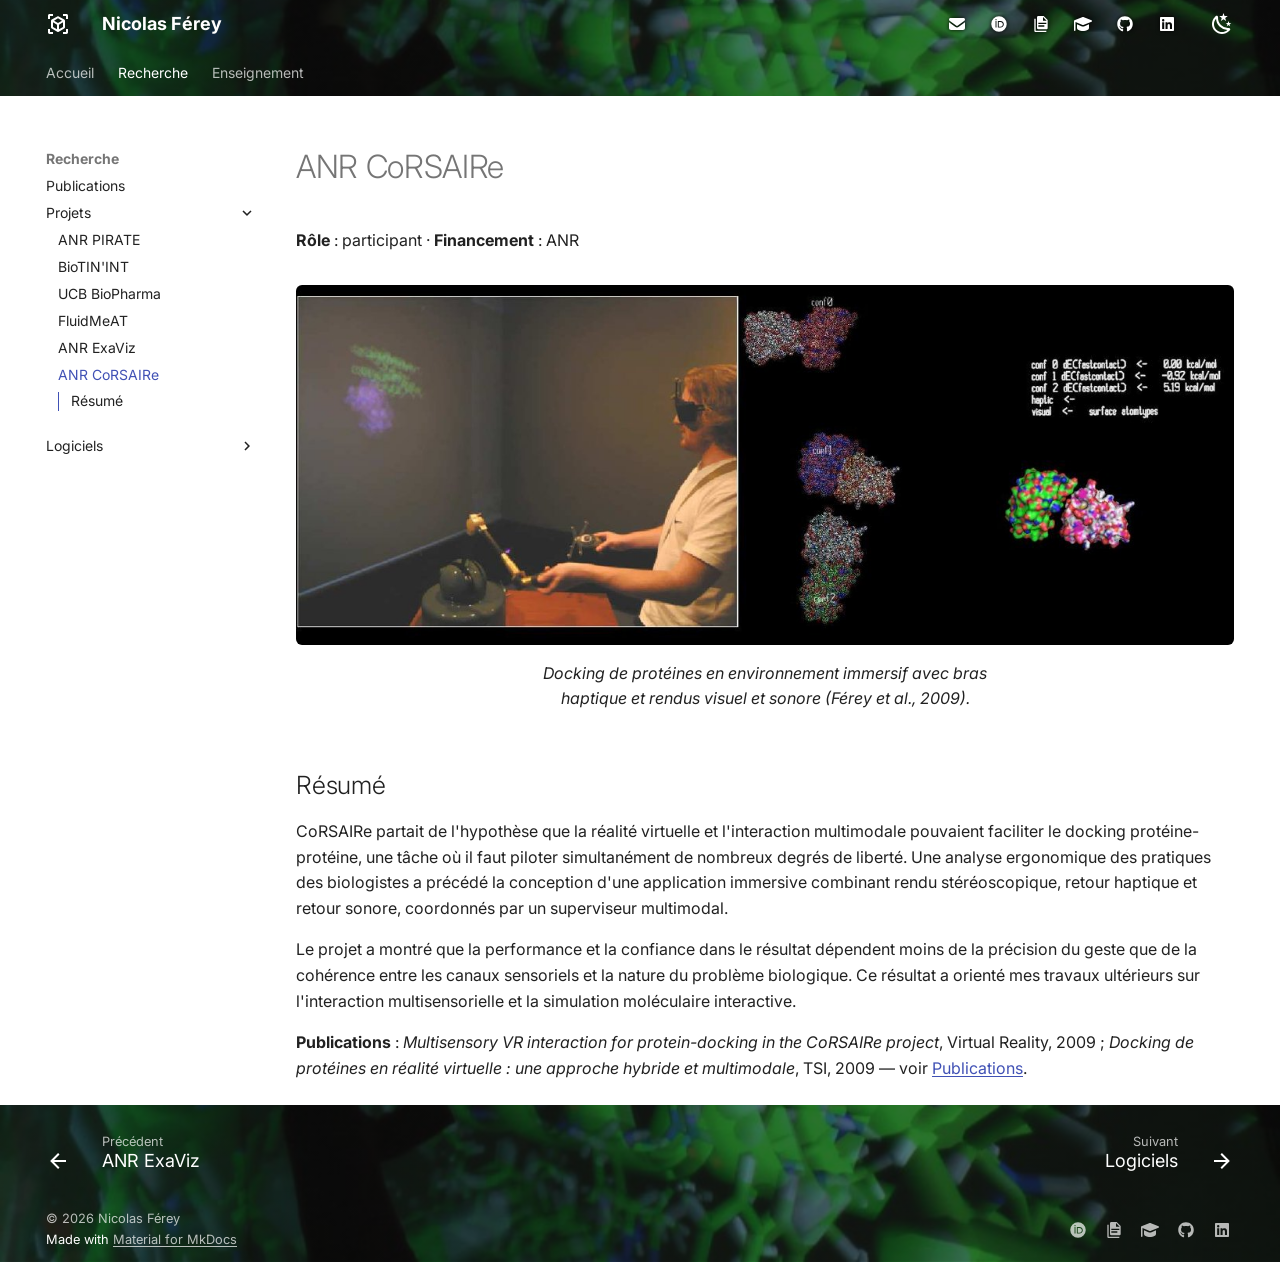
<file: projets/corsaire/index.html>
<!doctype html>
<html lang="fr" class="no-js">
  <head>
    
      <meta charset="utf-8">
      <meta name="viewport" content="width=device-width,initial-scale=1">
      
        <meta name="description" content="Maître de conférences en informatique, LISN / IUT d'Orsay — Université Paris-Saclay">
      
      
        <meta name="author" content="Nicolas Férey">
      
      
        <link rel="canonical" href="https://nicolasferey.github.io/projets/corsaire/">
      
      
        <link rel="prev" href="../exaviz/">
      
      
        <link rel="next" href="../../logiciels/">
      
      
        
      
      
      <link rel="icon" href="../../assets/images/favicon.png">
      <meta name="generator" content="mkdocs-1.6.1, mkdocs-material-9.8.1">
    
    
      
        <title>ANR CoRSAIRe - Nicolas Férey</title>
      
    
    
      <link rel="stylesheet" href="../../assets/stylesheets/main.57a0d79d.min.css">
      
        
        <link rel="stylesheet" href="../../assets/stylesheets/palette.fb2fffe2.min.css">
      
      


    
    
      
    
    
      
        
        
        <link rel="preconnect" href="https://fonts.gstatic.com" crossorigin>
        <link rel="stylesheet" href="https://fonts.googleapis.com/css?family=Inter:300,300i,400,400i,700,700i%7CJetBrains+Mono:400,400i,700,700i&display=fallback">
        <style>:root{--md-text-font:"Inter";--md-code-font:"JetBrains Mono"}</style>
      
    
    
      <link rel="stylesheet" href="../../stylesheets/extra.css">
    
    <script>__md_scope=new URL("../..",location),__md_hash=e=>[...e].reduce(((e,_)=>(e<<5)-e+_.charCodeAt(0)),0),__md_get=(e,_=localStorage,t=__md_scope)=>JSON.parse(_.getItem(t.pathname+"."+e)),__md_set=(e,_,t=localStorage,a=__md_scope)=>{try{t.setItem(a.pathname+"."+e,JSON.stringify(_))}catch(e){}}</script>
    
      

    
    
  </head>
  
  
    
    
      
    
    
    
    
    <body dir="ltr" data-md-color-scheme="default" data-md-color-primary="indigo" data-md-color-accent="teal">
  
    
    <input class="md-toggle" data-md-toggle="drawer" type="checkbox" id="__drawer" autocomplete="off">
    <input class="md-toggle" data-md-toggle="search" type="checkbox" id="__search" autocomplete="off">
    <label class="md-overlay" for="__drawer"></label>
    <div data-md-component="skip">
      
        
        <a href="#anr-corsaire" class="md-skip">
          Aller au contenu
        </a>
      
    </div>
    <div data-md-component="announce">
      
    </div>
    
    
      

<header class="md-header" data-md-component="header">
  <nav class="md-header__inner md-grid" aria-label="En-tête">
    <a href="../.." title="Nicolas Férey" class="md-header__button md-logo" aria-label="Nicolas Férey" data-md-component="logo">
      
  
  <svg xmlns="http://www.w3.org/2000/svg" viewBox="0 0 24 24"><path d="M17 22v-2h3v-3h2v3.5c0 .39-.16.74-.46 1.04s-.65.46-1.04.46zM7 22H3.5c-.39 0-.74-.16-1.04-.46S2 20.89 2 20.5V17h2v3h3zM17 2h3.5c.39 0 .74.16 1.04.46s.46.65.46 1.04V7h-2V4h-3zM7 2v2H4v3H2V3.5c0-.39.16-.74.46-1.04S3.11 2 3.5 2zm6 15.25 4-2.3v-4.59l-4 2.3zm-1-6.33 4-2.29-4-2.35-4 2.35zm-5 4.03 4 2.3v-4.59l-4-2.3zm11.23-7.36c.5.32.77.75.77 1.32v6.32c0 .57-.27 1-.77 1.32l-5.48 3.18q-.75.48-1.5 0l-5.48-3.18c-.5-.32-.77-.75-.77-1.32V8.91c0-.57.27-1 .77-1.32l5.48-3.18c.25-.13.5-.19.75-.19s.5.06.75.19z"/></svg>

    </a>
    <label class="md-header__button md-icon" for="__drawer">
      
      <svg xmlns="http://www.w3.org/2000/svg" viewBox="0 0 24 24"><path d="M3 6h18v2H3zm0 5h18v2H3zm0 5h18v2H3z"/></svg>
    </label>
    <div class="md-header__title" data-md-component="header-title">
      <div class="md-header__ellipsis">
        <div class="md-header__topic">
          <span class="md-ellipsis">
            Nicolas Férey
          </span>
        </div>
        <div class="md-header__topic" data-md-component="header-topic">
          <span class="md-ellipsis">
            
              ANR CoRSAIRe
            
          </span>
        </div>
      </div>
    </div>
    
      
        <form class="md-header__option" data-md-component="palette">
  
    
    
    
    <input class="md-option" data-md-color-media="(prefers-color-scheme: light)" data-md-color-scheme="default" data-md-color-primary="indigo" data-md-color-accent="teal"  aria-label="Passer en mode sombre"  type="radio" name="__palette" id="__palette_0">
    
      <label class="md-header__button md-icon" title="Passer en mode sombre" for="__palette_1" hidden>
        <svg xmlns="http://www.w3.org/2000/svg" viewBox="0 0 24 24"><path d="m17.75 4.09-2.53 1.94.91 3.06-2.63-1.81-2.63 1.81.91-3.06-2.53-1.94L12.44 4l1.06-3 1.06 3zm3.5 6.91-1.64 1.25.59 1.98-1.7-1.17-1.7 1.17.59-1.98L15.75 11l2.06-.05L18.5 9l.69 1.95zm-2.28 4.95c.83-.08 1.72 1.1 1.19 1.85-.32.45-.66.87-1.08 1.27C15.17 23 8.84 23 4.94 19.07c-3.91-3.9-3.91-10.24 0-14.14.4-.4.82-.76 1.27-1.08.75-.53 1.93.36 1.85 1.19-.27 2.86.69 5.83 2.89 8.02a9.96 9.96 0 0 0 8.02 2.89m-1.64 2.02a12.08 12.08 0 0 1-7.8-3.47c-2.17-2.19-3.33-5-3.49-7.82-2.81 3.14-2.7 7.96.31 10.98 3.02 3.01 7.84 3.12 10.98.31"/></svg>
      </label>
    
  
    
    
    
    <input class="md-option" data-md-color-media="(prefers-color-scheme: dark)" data-md-color-scheme="slate" data-md-color-primary="indigo" data-md-color-accent="teal"  aria-label="Passer en mode clair"  type="radio" name="__palette" id="__palette_1">
    
      <label class="md-header__button md-icon" title="Passer en mode clair" for="__palette_0" hidden>
        <svg xmlns="http://www.w3.org/2000/svg" viewBox="0 0 24 24"><path d="M12 7a5 5 0 0 1 5 5 5 5 0 0 1-5 5 5 5 0 0 1-5-5 5 5 0 0 1 5-5m0 2a3 3 0 0 0-3 3 3 3 0 0 0 3 3 3 3 0 0 0 3-3 3 3 0 0 0-3-3m0-7 2.39 3.42C13.65 5.15 12.84 5 12 5s-1.65.15-2.39.42zM3.34 7l4.16-.35A7.2 7.2 0 0 0 5.94 8.5c-.44.74-.69 1.5-.83 2.29zm.02 10 1.76-3.77a7.131 7.131 0 0 0 2.38 4.14zM20.65 7l-1.77 3.79a7.02 7.02 0 0 0-2.38-4.15zm-.01 10-4.14.36c.59-.51 1.12-1.14 1.54-1.86.42-.73.69-1.5.83-2.29zM12 22l-2.41-3.44c.74.27 1.55.44 2.41.44.82 0 1.63-.17 2.37-.44z"/></svg>
      </label>
    
  
</form>
      
    
    
      <script>var palette=__md_get("__palette");if(palette&&palette.color){if("(prefers-color-scheme)"===palette.color.media){var media=matchMedia("(prefers-color-scheme: light)"),input=document.querySelector(media.matches?"[data-md-color-media='(prefers-color-scheme: light)']":"[data-md-color-media='(prefers-color-scheme: dark)']");palette.color.media=input.getAttribute("data-md-color-media"),palette.color.scheme=input.getAttribute("data-md-color-scheme"),palette.color.primary=input.getAttribute("data-md-color-primary"),palette.color.accent=input.getAttribute("data-md-color-accent")}for(var[key,value]of Object.entries(palette.color))document.body.setAttribute("data-md-color-"+key,value)}</script>
    
    
    
    
  </nav>
  
</header>
    
    <div class="md-container" data-md-component="container">
      
      
        
          
            
<nav class="md-tabs" aria-label="Onglets" data-md-component="tabs">
  <div class="md-grid">
    <ul class="md-tabs__list">
      
        
  
  
  
  
    <li class="md-tabs__item">
      <a href="../.." class="md-tabs__link">
        
  
  
    
  
  Accueil

      </a>
    </li>
  

      
        
  
  
  
    
  
  
    
    
      <li class="md-tabs__item md-tabs__item--active">
        <a href="../../publications/" class="md-tabs__link">
          
  
  
    
  
  Recherche

        </a>
      </li>
    
  

      
        
  
  
  
  
    <li class="md-tabs__item">
      <a href="../../enseignement/" class="md-tabs__link">
        
  
  
    
  
  Enseignement

      </a>
    </li>
  

      
    </ul>
  </div>
</nav>
          
        
      
      <main class="md-main" data-md-component="main">
        <div class="md-main__inner md-grid">
          
            
              
              <div class="md-sidebar md-sidebar--primary" data-md-component="sidebar" data-md-type="navigation" >
                <div class="md-sidebar__scrollwrap">
                  <div class="md-sidebar__inner">
                    


  


  

<nav class="md-nav md-nav--primary md-nav--lifted md-nav--integrated" aria-label="Navigation" data-md-level="0">
  <label class="md-nav__title" for="__drawer">
    <a href="../.." title="Nicolas Férey" class="md-nav__button md-logo" aria-label="Nicolas Férey" data-md-component="logo">
      
  
  <svg xmlns="http://www.w3.org/2000/svg" viewBox="0 0 24 24"><path d="M17 22v-2h3v-3h2v3.5c0 .39-.16.74-.46 1.04s-.65.46-1.04.46zM7 22H3.5c-.39 0-.74-.16-1.04-.46S2 20.89 2 20.5V17h2v3h3zM17 2h3.5c.39 0 .74.16 1.04.46s.46.65.46 1.04V7h-2V4h-3zM7 2v2H4v3H2V3.5c0-.39.16-.74.46-1.04S3.11 2 3.5 2zm6 15.25 4-2.3v-4.59l-4 2.3zm-1-6.33 4-2.29-4-2.35-4 2.35zm-5 4.03 4 2.3v-4.59l-4-2.3zm11.23-7.36c.5.32.77.75.77 1.32v6.32c0 .57-.27 1-.77 1.32l-5.48 3.18q-.75.48-1.5 0l-5.48-3.18c-.5-.32-.77-.75-.77-1.32V8.91c0-.57.27-1 .77-1.32l5.48-3.18c.25-.13.5-.19.75-.19s.5.06.75.19z"/></svg>

    </a>
    Nicolas Férey
  </label>
  
  <ul class="md-nav__list" data-md-scrollfix>
    
      
      
  
  
  
  
    <li class="md-nav__item">
      <a href="../.." class="md-nav__link">
        
  
  
  <span class="md-ellipsis">
    
  
    Accueil
  

    
  </span>
  
  

      </a>
    </li>
  

    
      
      
  
  
    
  
  
  
    
    
      
        
      
        
      
        
      
    
    
    
      
        
        
      
      
    
    
    <li class="md-nav__item md-nav__item--active md-nav__item--section md-nav__item--nested">
      
        
        
        <input class="md-nav__toggle md-toggle " type="checkbox" id="__nav_2" checked>
        
          
          <label class="md-nav__link" for="__nav_2" id="__nav_2_label" tabindex="">
            
  
  
  <span class="md-ellipsis">
    
  
    Recherche
  

    
  </span>
  
  

            <span class="md-nav__icon md-icon"></span>
          </label>
        
        <nav class="md-nav" data-md-level="1" aria-labelledby="__nav_2_label" aria-expanded="true">
          <label class="md-nav__title" for="__nav_2">
            <span class="md-nav__icon md-icon"></span>
            
  
    Recherche
  

          </label>
          <ul class="md-nav__list" data-md-scrollfix>
            
              
                
  
  
  
  
    <li class="md-nav__item">
      <a href="../../publications/" class="md-nav__link">
        
  
  
  <span class="md-ellipsis">
    
  
    Publications
  

    
  </span>
  
  

      </a>
    </li>
  

              
            
              
                
  
  
    
  
  
  
    
    
      
        
          
        
      
        
      
        
      
        
      
        
      
        
      
        
      
    
    
    
      
      
    
    
    <li class="md-nav__item md-nav__item--active md-nav__item--nested">
      
        
        
        <input class="md-nav__toggle md-toggle " type="checkbox" id="__nav_2_2" checked>
        
          
          <div class="md-nav__link md-nav__container">
            <a href="../" class="md-nav__link ">
              
  
  
  <span class="md-ellipsis">
    
  
    Projets
  

    
  </span>
  
  

            </a>
            
              
              <label class="md-nav__link " for="__nav_2_2" id="__nav_2_2_label" tabindex="0">
                <span class="md-nav__icon md-icon"></span>
              </label>
            
          </div>
        
        <nav class="md-nav" data-md-level="2" aria-labelledby="__nav_2_2_label" aria-expanded="true">
          <label class="md-nav__title" for="__nav_2_2">
            <span class="md-nav__icon md-icon"></span>
            
  
    Projets
  

          </label>
          <ul class="md-nav__list" data-md-scrollfix>
            
              
            
              
                
  
  
  
  
    <li class="md-nav__item">
      <a href="../pirate/" class="md-nav__link">
        
  
  
  <span class="md-ellipsis">
    
  
    ANR PIRATE
  

    
  </span>
  
  

      </a>
    </li>
  

              
            
              
                
  
  
  
  
    <li class="md-nav__item">
      <a href="../biotinint/" class="md-nav__link">
        
  
  
  <span class="md-ellipsis">
    
  
    BioTIN'INT
  

    
  </span>
  
  

      </a>
    </li>
  

              
            
              
                
  
  
  
  
    <li class="md-nav__item">
      <a href="../ucb-biopharma/" class="md-nav__link">
        
  
  
  <span class="md-ellipsis">
    
  
    UCB BioPharma
  

    
  </span>
  
  

      </a>
    </li>
  

              
            
              
                
  
  
  
  
    <li class="md-nav__item">
      <a href="../fluidmeat/" class="md-nav__link">
        
  
  
  <span class="md-ellipsis">
    
  
    FluidMeAT
  

    
  </span>
  
  

      </a>
    </li>
  

              
            
              
                
  
  
  
  
    <li class="md-nav__item">
      <a href="../exaviz/" class="md-nav__link">
        
  
  
  <span class="md-ellipsis">
    
  
    ANR ExaViz
  

    
  </span>
  
  

      </a>
    </li>
  

              
            
              
                
  
  
    
  
  
  
    <li class="md-nav__item md-nav__item--active">
      
      <input class="md-nav__toggle md-toggle" type="checkbox" id="__toc">
      
      
        
      
      
        <label class="md-nav__link md-nav__link--active" for="__toc">
          
  
  
  <span class="md-ellipsis">
    
  
    ANR CoRSAIRe
  

    
  </span>
  
  

          <span class="md-nav__icon md-icon"></span>
        </label>
      
      <a href="./" class="md-nav__link md-nav__link--active">
        
  
  
  <span class="md-ellipsis">
    
  
    ANR CoRSAIRe
  

    
  </span>
  
  

      </a>
      
        

<nav class="md-nav md-nav--secondary" aria-label="Table des matières">
  
  
  
    
  
  
    <label class="md-nav__title" for="__toc">
      <span class="md-nav__icon md-icon"></span>
      Table des matières
    </label>
    <ul class="md-nav__list" data-md-component="toc" data-md-scrollfix>
      
        <li class="md-nav__item">
  <a href="#resume" class="md-nav__link">
    <span class="md-ellipsis">
      
        Résumé
      
    </span>
  </a>
  
</li>
      
    </ul>
  
</nav>
      
    </li>
  

              
            
          </ul>
        </nav>
      
    </li>
  

              
            
              
                
  
  
  
  
    
    
      
        
          
        
      
        
      
        
      
    
    
    
      
      
    
    
    <li class="md-nav__item md-nav__item--nested">
      
        
        
        <input class="md-nav__toggle md-toggle " type="checkbox" id="__nav_2_3" >
        
          
          <div class="md-nav__link md-nav__container">
            <a href="../../logiciels/" class="md-nav__link ">
              
  
  
  <span class="md-ellipsis">
    
  
    Logiciels
  

    
  </span>
  
  

            </a>
            
              
              <label class="md-nav__link " for="__nav_2_3" id="__nav_2_3_label" tabindex="0">
                <span class="md-nav__icon md-icon"></span>
              </label>
            
          </div>
        
        <nav class="md-nav" data-md-level="2" aria-labelledby="__nav_2_3_label" aria-expanded="false">
          <label class="md-nav__title" for="__nav_2_3">
            <span class="md-nav__icon md-icon"></span>
            
  
    Logiciels
  

          </label>
          <ul class="md-nav__list" data-md-scrollfix>
            
              
            
              
                
  
  
  
  
    <li class="md-nav__item">
      <a href="../../logiciels/biospring/" class="md-nav__link">
        
  
  
  <span class="md-ellipsis">
    
  
    BioSpring
  

    
  </span>
  
  

      </a>
    </li>
  

              
            
              
                
  
  
  
  
    <li class="md-nav__item">
      <a href="../../logiciels/unitymol/" class="md-nav__link">
        
  
  
  <span class="md-ellipsis">
    
  
    UnityMol
  

    
  </span>
  
  

      </a>
    </li>
  

              
            
          </ul>
        </nav>
      
    </li>
  

              
            
          </ul>
        </nav>
      
    </li>
  

    
      
      
  
  
  
  
    <li class="md-nav__item">
      <a href="../../enseignement/" class="md-nav__link">
        
  
  
  <span class="md-ellipsis">
    
  
    Enseignement
  

    
  </span>
  
  

      </a>
    </li>
  

    
  </ul>
</nav>
                  </div>
                </div>
              </div>
            
            
          
          
            <div class="md-content" data-md-component="content">
              
              <article class="md-content__inner md-typeset">
                
                  



<h1 id="anr-corsaire">ANR CoRSAIRe<a class="headerlink" href="#anr-corsaire" title="Permanent link">&para;</a></h1>
<p><strong>Rôle</strong> : participant · <strong>Financement</strong> : ANR</p>
<figure>
<p><img alt="Docking de protéines en environnement immersif avec bras haptique et rendus visuel et sonore (Férey et al., 2009)." src="../../images/corsaire.jpg" /></p>
<figcaption>Docking de protéines en environnement immersif avec bras haptique et rendus visuel et sonore (Férey et al., 2009).</figcaption>
</figure>
<h2 id="resume">Résumé<a class="headerlink" href="#resume" title="Permanent link">&para;</a></h2>
<p>CoRSAIRe partait de l'hypothèse que la réalité virtuelle et l'interaction
multimodale pouvaient faciliter le docking protéine-protéine, une tâche où il faut
piloter simultanément de nombreux degrés de liberté. Une analyse ergonomique des
pratiques des biologistes a précédé la conception d'une application immersive
combinant rendu stéréoscopique, retour haptique et retour sonore, coordonnés par un
superviseur multimodal.</p>
<p>Le projet a montré que la performance et la confiance dans le résultat dépendent
moins de la précision du geste que de la cohérence entre les canaux sensoriels et
la nature du problème biologique. Ce résultat a orienté mes travaux ultérieurs sur
l'interaction multisensorielle et la simulation moléculaire interactive.</p>
<p><strong>Publications</strong> : <em>Multisensory VR interaction for protein-docking in the CoRSAIRe
project</em>, Virtual Reality, 2009 ; <em>Docking de protéines en réalité virtuelle : une
approche hybride et multimodale</em>, TSI, 2009 — voir <a href="../../publications/">Publications</a>.</p>












                
              </article>
            </div>
          
          
  <script>var tabs=__md_get("__tabs");if(Array.isArray(tabs))e:for(var set of document.querySelectorAll(".tabbed-set")){var labels=set.querySelector(".tabbed-labels");for(var tab of tabs)for(var label of labels.getElementsByTagName("label"))if(label.innerText.trim()===tab){var input=document.getElementById(label.htmlFor);input.checked=!0;continue e}}</script>

<script>var target=document.getElementById(location.hash.slice(1));target&&target.name&&(target.checked=target.name.startsWith("__tabbed_"))</script>
        </div>
        
          <button type="button" class="md-top md-icon" data-md-component="top" hidden>
  
  <svg xmlns="http://www.w3.org/2000/svg" viewBox="0 0 24 24"><path d="M13 20h-2V8l-5.5 5.5-1.42-1.42L12 4.16l7.92 7.92-1.42 1.42L13 8z"/></svg>
  Retour en haut de la page
</button>
        
      </main>
      
        <footer class="md-footer">
  
    
      
      <nav class="md-footer__inner md-grid" aria-label="Pied de page" >
        
          
          <a href="../exaviz/" class="md-footer__link md-footer__link--prev" aria-label="Précédent: ANR ExaViz">
            <div class="md-footer__button md-icon">
              
              <svg xmlns="http://www.w3.org/2000/svg" viewBox="0 0 24 24"><path d="M20 11v2H8l5.5 5.5-1.42 1.42L4.16 12l7.92-7.92L13.5 5.5 8 11z"/></svg>
            </div>
            <div class="md-footer__title">
              <span class="md-footer__direction">
                Précédent
              </span>
              <div class="md-ellipsis">
                ANR ExaViz
              </div>
            </div>
          </a>
        
        
          
          <a href="../../logiciels/" class="md-footer__link md-footer__link--next" aria-label="Suivant: Logiciels">
            <div class="md-footer__title">
              <span class="md-footer__direction">
                Suivant
              </span>
              <div class="md-ellipsis">
                Logiciels
              </div>
            </div>
            <div class="md-footer__button md-icon">
              
              <svg xmlns="http://www.w3.org/2000/svg" viewBox="0 0 24 24"><path d="M4 11v2h12l-5.5 5.5 1.42 1.42L19.84 12l-7.92-7.92L10.5 5.5 16 11z"/></svg>
            </div>
          </a>
        
      </nav>
    
  
  <div class="md-footer-meta md-typeset">
    <div class="md-footer-meta__inner md-grid">
      <div class="md-copyright">
  
    <div class="md-copyright__highlight">
      © 2026 Nicolas Férey
    </div>
  
  
    Made with
    <a href="https://squidfunk.github.io/mkdocs-material/" target="_blank" rel="noopener">
      Material for MkDocs
    </a>
  
</div>
      
        
<div class="md-social">
  
    
    
    
    
    <a href="https://orcid.org/0000-0002-7713-001X" target="_blank" rel="noopener" title="ORCID" class="md-social__link">
      <svg xmlns="http://www.w3.org/2000/svg" viewBox="0 0 512 512"><!--! Font Awesome Free 7.1.0 by @fontawesome - https://fontawesome.com License - https://fontawesome.com/license/free (Icons: CC BY 4.0, Fonts: SIL OFL 1.1, Code: MIT License) Copyright 2025 Fonticons, Inc.--><path d="M294.7 188.2h-45.9V342h47.5c67.6 0 83.1-51.3 83.1-76.9 0-41.6-26.5-76.9-84.7-76.9M256 8a248 248 0 1 0 0 496 248 248 0 1 0 0-496m-80.8 360.8h-29.8V161.3h29.8zM160.3 98.5a19.6 19.6 0 1 1 0 39.2 19.6 19.6 0 1 1 0-39.2M300 369h-81V161.3h80.6c76.7 0 110.4 54.8 110.4 103.9 0 53.3-41.7 103.9-110 103.9z"/></svg>
    </a>
  
    
    
    
    
    <a href="https://cv.hal.science/nicolas-ferey" target="_blank" rel="noopener" title="HAL" class="md-social__link">
      <svg xmlns="http://www.w3.org/2000/svg" viewBox="0 0 24 24"><path d="M4 4v18h16v2H4c-1.1 0-2-.9-2-2V4zm11 3h5.5L15 1.5zM8 0h8l6 6v12c0 1.11-.89 2-2 2H8a2 2 0 0 1-2-2V2c0-1.11.89-2 2-2m9 16v-2H8v2zm3-4v-2H8v2z"/></svg>
    </a>
  
    
    
    
    
    <a href="https://scholar.google.com/citations?user=lXethhQAAAAJ" target="_blank" rel="noopener" title="Google Scholar" class="md-social__link">
      <svg xmlns="http://www.w3.org/2000/svg" viewBox="0 0 576 512"><!--! Font Awesome Free 7.1.0 by @fontawesome - https://fontawesome.com License - https://fontawesome.com/license/free (Icons: CC BY 4.0, Fonts: SIL OFL 1.1, Code: MIT License) Copyright 2025 Fonticons, Inc.--><path d="m48 195.8 209.2 86.1c9.8 4 20.2 6.1 30.8 6.1s21-2.1 30.8-6.1l242.4-99.8c9-3.7 14.8-12.4 14.8-22.1s-5.8-18.4-14.8-22.1L318.8 38.1c-9.8-4-20.2-6.1-30.8-6.1s-21 2.1-30.8 6.1L14.8 137.9C5.8 141.6 0 150.3 0 160v296c0 13.3 10.7 24 24 24s24-10.7 24-24zm48 71.7V384c0 53 86 96 192 96s192-43 192-96V267.4l-142.9 58.9c-15.6 6.4-32.2 9.7-49.1 9.7s-33.5-3.3-49.1-9.7L96 267.4z"/></svg>
    </a>
  
    
    
    
    
    <a href="https://github.com/nicolasferey" target="_blank" rel="noopener" title="GitHub" class="md-social__link">
      <svg xmlns="http://www.w3.org/2000/svg" viewBox="0 0 512 512"><!--! Font Awesome Free 7.1.0 by @fontawesome - https://fontawesome.com License - https://fontawesome.com/license/free (Icons: CC BY 4.0, Fonts: SIL OFL 1.1, Code: MIT License) Copyright 2025 Fonticons, Inc.--><path d="M173.9 397.4c0 2-2.3 3.6-5.2 3.6-3.3.3-5.6-1.3-5.6-3.6 0-2 2.3-3.6 5.2-3.6 3-.3 5.6 1.3 5.6 3.6m-31.1-4.5c-.7 2 1.3 4.3 4.3 4.9 2.6 1 5.6 0 6.2-2s-1.3-4.3-4.3-5.2c-2.6-.7-5.5.3-6.2 2.3m44.2-1.7c-2.9.7-4.9 2.6-4.6 4.9.3 2 2.9 3.3 5.9 2.6 2.9-.7 4.9-2.6 4.6-4.6-.3-1.9-3-3.2-5.9-2.9M252.8 8C114.1 8 8 113.3 8 252c0 110.9 69.8 205.8 169.5 239.2 12.8 2.3 17.3-5.6 17.3-12.1 0-6.2-.3-40.4-.3-61.4 0 0-70 15-84.7-29.8 0 0-11.4-29.1-27.8-36.6 0 0-22.9-15.7 1.6-15.4 0 0 24.9 2 38.6 25.8 21.9 38.6 58.6 27.5 72.9 20.9 2.3-16 8.8-27.1 16-33.7-55.9-6.2-112.3-14.3-112.3-110.5 0-27.5 7.6-41.3 23.6-58.9-2.6-6.5-11.1-33.3 2.6-67.9 20.9-6.5 69 27 69 27 20-5.6 41.5-8.5 62.8-8.5s42.8 2.9 62.8 8.5c0 0 48.1-33.6 69-27 13.7 34.7 5.2 61.4 2.6 67.9 16 17.7 25.8 31.5 25.8 58.9 0 96.5-58.9 104.2-114.8 110.5 9.2 7.9 17 22.9 17 46.4 0 33.7-.3 75.4-.3 83.6 0 6.5 4.6 14.4 17.3 12.1C436.2 457.8 504 362.9 504 252 504 113.3 391.5 8 252.8 8M105.2 352.9c-1.3 1-1 3.3.7 5.2 1.6 1.6 3.9 2.3 5.2 1 1.3-1 1-3.3-.7-5.2-1.6-1.6-3.9-2.3-5.2-1m-10.8-8.1c-.7 1.3.3 2.9 2.3 3.9 1.6 1 3.6.7 4.3-.7.7-1.3-.3-2.9-2.3-3.9-2-.6-3.6-.3-4.3.7m32.4 35.6c-1.6 1.3-1 4.3 1.3 6.2 2.3 2.3 5.2 2.6 6.5 1 1.3-1.3.7-4.3-1.3-6.2-2.2-2.3-5.2-2.6-6.5-1m-11.4-14.7c-1.6 1-1.6 3.6 0 5.9s4.3 3.3 5.6 2.3c1.6-1.3 1.6-3.9 0-6.2-1.4-2.3-4-3.3-5.6-2"/></svg>
    </a>
  
    
    
    
    
    <a href="https://www.linkedin.com/in/nicolas-ferey-67473118/" target="_blank" rel="noopener" title="LinkedIn" class="md-social__link">
      <svg xmlns="http://www.w3.org/2000/svg" viewBox="0 0 448 512"><!--! Font Awesome Free 7.1.0 by @fontawesome - https://fontawesome.com License - https://fontawesome.com/license/free (Icons: CC BY 4.0, Fonts: SIL OFL 1.1, Code: MIT License) Copyright 2025 Fonticons, Inc.--><path d="M416 32H31.9C14.3 32 0 46.5 0 64.3v383.4C0 465.5 14.3 480 31.9 480H416c17.6 0 32-14.5 32-32.3V64.3c0-17.8-14.4-32.3-32-32.3M135.4 416H69V202.2h66.5V416zM102.2 96a38.5 38.5 0 1 1 0 77 38.5 38.5 0 1 1 0-77m282.1 320h-66.4V312c0-24.8-.5-56.7-34.5-56.7-34.6 0-39.9 27-39.9 54.9V416h-66.4V202.2h63.7v29.2h.9c8.9-16.8 30.6-34.5 62.9-34.5 67.2 0 79.7 44.3 79.7 101.9z"/></svg>
    </a>
  
</div>
      
    </div>
  </div>
</footer>
      
    </div>
    <div class="md-dialog" data-md-component="dialog">
      <div class="md-dialog__inner md-typeset"></div>
    </div>
    
    
    
      
      
      <script id="__config" type="application/json">{"annotate": null, "base": "../..", "features": ["navigation.tabs", "navigation.indexes", "navigation.top", "navigation.footer", "content.tabs.link", "toc.integrate"], "search": "../../assets/javascripts/workers/search.a7633da7.min.js", "tags": null, "translations": {"clipboard.copied": "Copi\u00e9 dans le presse-papier", "clipboard.copy": "Copier dans le presse-papier", "search.result.more.one": "1 de plus sur cette page", "search.result.more.other": "# de plus sur cette page", "search.result.none": "Aucun document trouv\u00e9", "search.result.one": "1 document trouv\u00e9", "search.result.other": "# documents trouv\u00e9s", "search.result.placeholder": "Taper pour d\u00e9marrer la recherche", "search.result.term.missing": "Non trouv\u00e9", "select.version": "S\u00e9lectionner la version"}, "version": null}</script>
    
    
      <script src="../../assets/javascripts/bundle.a5f9d56c.min.js"></script>
      
        <script src="../../javascripts/mail.js"></script>
      
        <script src="../../javascripts/header.js"></script>
      
        <script src="../../javascripts/a11y.js"></script>
      
    
  </body>
</html>
</file>
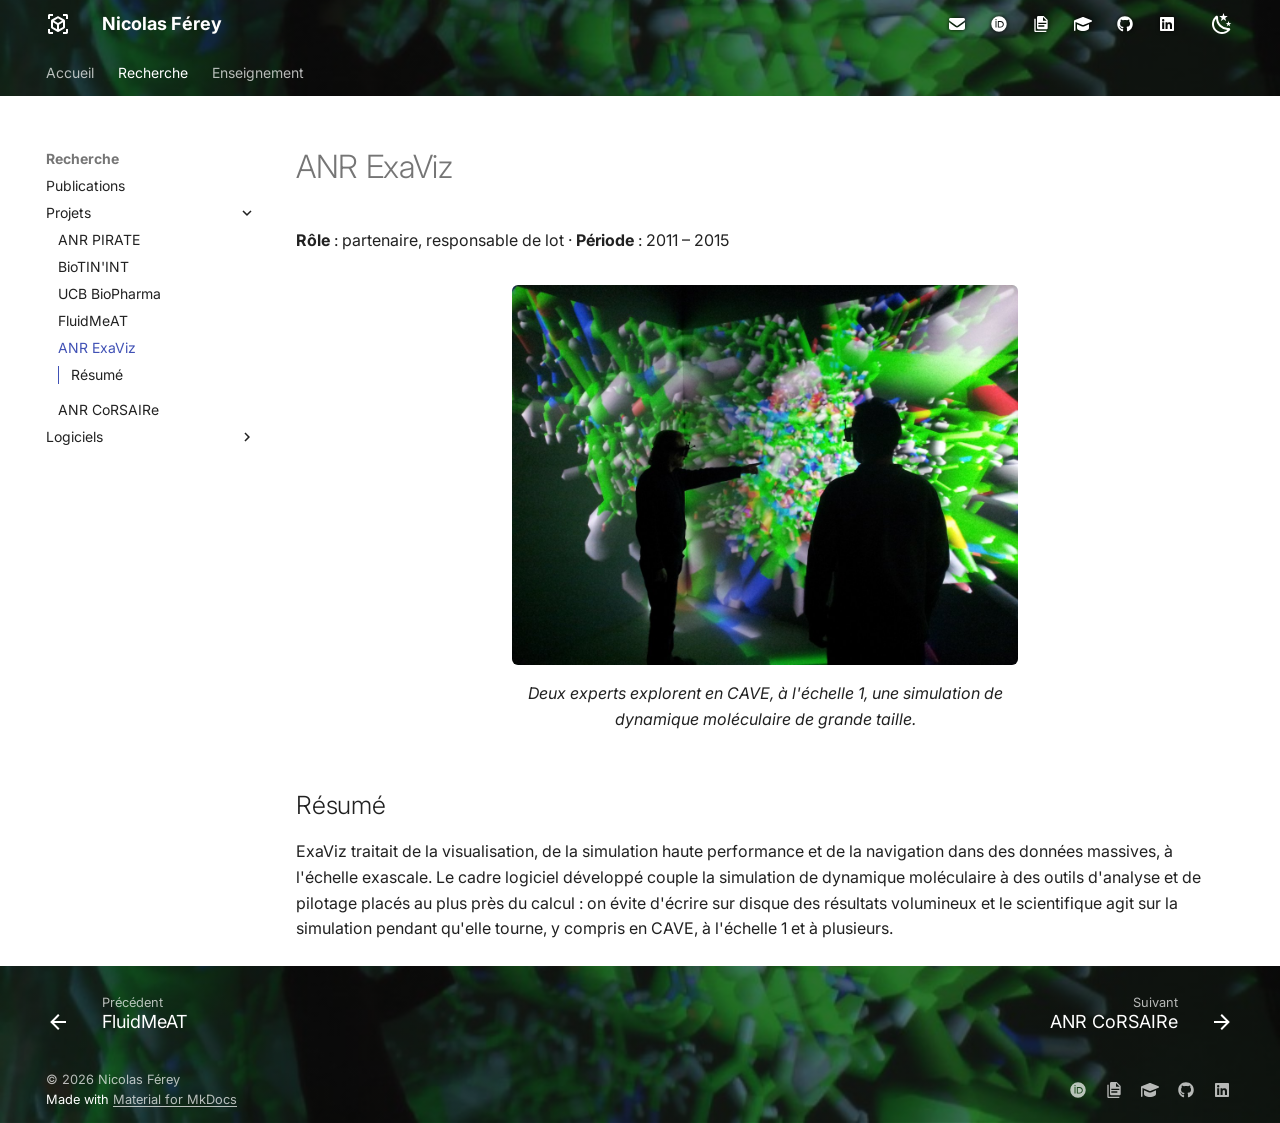
<file: projets/exaviz/index.html>
<!doctype html>
<html lang="fr" class="no-js">
  <head>
    
      <meta charset="utf-8">
      <meta name="viewport" content="width=device-width,initial-scale=1">
      
        <meta name="description" content="Maître de conférences en informatique, LISN / IUT d'Orsay — Université Paris-Saclay">
      
      
        <meta name="author" content="Nicolas Férey">
      
      
        <link rel="canonical" href="https://nicolasferey.github.io/projets/exaviz/">
      
      
        <link rel="prev" href="../fluidmeat/">
      
      
        <link rel="next" href="../corsaire/">
      
      
        
      
      
      <link rel="icon" href="../../assets/images/favicon.png">
      <meta name="generator" content="mkdocs-1.6.1, mkdocs-material-9.8.1">
    
    
      
        <title>ANR ExaViz - Nicolas Férey</title>
      
    
    
      <link rel="stylesheet" href="../../assets/stylesheets/main.57a0d79d.min.css">
      
        
        <link rel="stylesheet" href="../../assets/stylesheets/palette.fb2fffe2.min.css">
      
      


    
    
      
    
    
      
        
        
        <link rel="preconnect" href="https://fonts.gstatic.com" crossorigin>
        <link rel="stylesheet" href="https://fonts.googleapis.com/css?family=Inter:300,300i,400,400i,700,700i%7CJetBrains+Mono:400,400i,700,700i&display=fallback">
        <style>:root{--md-text-font:"Inter";--md-code-font:"JetBrains Mono"}</style>
      
    
    
      <link rel="stylesheet" href="../../stylesheets/extra.css">
    
    <script>__md_scope=new URL("../..",location),__md_hash=e=>[...e].reduce(((e,_)=>(e<<5)-e+_.charCodeAt(0)),0),__md_get=(e,_=localStorage,t=__md_scope)=>JSON.parse(_.getItem(t.pathname+"."+e)),__md_set=(e,_,t=localStorage,a=__md_scope)=>{try{t.setItem(a.pathname+"."+e,JSON.stringify(_))}catch(e){}}</script>
    
      

    
    
  </head>
  
  
    
    
      
    
    
    
    
    <body dir="ltr" data-md-color-scheme="default" data-md-color-primary="indigo" data-md-color-accent="teal">
  
    
    <input class="md-toggle" data-md-toggle="drawer" type="checkbox" id="__drawer" autocomplete="off">
    <input class="md-toggle" data-md-toggle="search" type="checkbox" id="__search" autocomplete="off">
    <label class="md-overlay" for="__drawer"></label>
    <div data-md-component="skip">
      
        
        <a href="#anr-exaviz" class="md-skip">
          Aller au contenu
        </a>
      
    </div>
    <div data-md-component="announce">
      
    </div>
    
    
      

<header class="md-header" data-md-component="header">
  <nav class="md-header__inner md-grid" aria-label="En-tête">
    <a href="../.." title="Nicolas Férey" class="md-header__button md-logo" aria-label="Nicolas Férey" data-md-component="logo">
      
  
  <svg xmlns="http://www.w3.org/2000/svg" viewBox="0 0 24 24"><path d="M17 22v-2h3v-3h2v3.5c0 .39-.16.74-.46 1.04s-.65.46-1.04.46zM7 22H3.5c-.39 0-.74-.16-1.04-.46S2 20.89 2 20.5V17h2v3h3zM17 2h3.5c.39 0 .74.16 1.04.46s.46.65.46 1.04V7h-2V4h-3zM7 2v2H4v3H2V3.5c0-.39.16-.74.46-1.04S3.11 2 3.5 2zm6 15.25 4-2.3v-4.59l-4 2.3zm-1-6.33 4-2.29-4-2.35-4 2.35zm-5 4.03 4 2.3v-4.59l-4-2.3zm11.23-7.36c.5.32.77.75.77 1.32v6.32c0 .57-.27 1-.77 1.32l-5.48 3.18q-.75.48-1.5 0l-5.48-3.18c-.5-.32-.77-.75-.77-1.32V8.91c0-.57.27-1 .77-1.32l5.48-3.18c.25-.13.5-.19.75-.19s.5.06.75.19z"/></svg>

    </a>
    <label class="md-header__button md-icon" for="__drawer">
      
      <svg xmlns="http://www.w3.org/2000/svg" viewBox="0 0 24 24"><path d="M3 6h18v2H3zm0 5h18v2H3zm0 5h18v2H3z"/></svg>
    </label>
    <div class="md-header__title" data-md-component="header-title">
      <div class="md-header__ellipsis">
        <div class="md-header__topic">
          <span class="md-ellipsis">
            Nicolas Férey
          </span>
        </div>
        <div class="md-header__topic" data-md-component="header-topic">
          <span class="md-ellipsis">
            
              ANR ExaViz
            
          </span>
        </div>
      </div>
    </div>
    
      
        <form class="md-header__option" data-md-component="palette">
  
    
    
    
    <input class="md-option" data-md-color-media="(prefers-color-scheme: light)" data-md-color-scheme="default" data-md-color-primary="indigo" data-md-color-accent="teal"  aria-label="Passer en mode sombre"  type="radio" name="__palette" id="__palette_0">
    
      <label class="md-header__button md-icon" title="Passer en mode sombre" for="__palette_1" hidden>
        <svg xmlns="http://www.w3.org/2000/svg" viewBox="0 0 24 24"><path d="m17.75 4.09-2.53 1.94.91 3.06-2.63-1.81-2.63 1.81.91-3.06-2.53-1.94L12.44 4l1.06-3 1.06 3zm3.5 6.91-1.64 1.25.59 1.98-1.7-1.17-1.7 1.17.59-1.98L15.75 11l2.06-.05L18.5 9l.69 1.95zm-2.28 4.95c.83-.08 1.72 1.1 1.19 1.85-.32.45-.66.87-1.08 1.27C15.17 23 8.84 23 4.94 19.07c-3.91-3.9-3.91-10.24 0-14.14.4-.4.82-.76 1.27-1.08.75-.53 1.93.36 1.85 1.19-.27 2.86.69 5.83 2.89 8.02a9.96 9.96 0 0 0 8.02 2.89m-1.64 2.02a12.08 12.08 0 0 1-7.8-3.47c-2.17-2.19-3.33-5-3.49-7.82-2.81 3.14-2.7 7.96.31 10.98 3.02 3.01 7.84 3.12 10.98.31"/></svg>
      </label>
    
  
    
    
    
    <input class="md-option" data-md-color-media="(prefers-color-scheme: dark)" data-md-color-scheme="slate" data-md-color-primary="indigo" data-md-color-accent="teal"  aria-label="Passer en mode clair"  type="radio" name="__palette" id="__palette_1">
    
      <label class="md-header__button md-icon" title="Passer en mode clair" for="__palette_0" hidden>
        <svg xmlns="http://www.w3.org/2000/svg" viewBox="0 0 24 24"><path d="M12 7a5 5 0 0 1 5 5 5 5 0 0 1-5 5 5 5 0 0 1-5-5 5 5 0 0 1 5-5m0 2a3 3 0 0 0-3 3 3 3 0 0 0 3 3 3 3 0 0 0 3-3 3 3 0 0 0-3-3m0-7 2.39 3.42C13.65 5.15 12.84 5 12 5s-1.65.15-2.39.42zM3.34 7l4.16-.35A7.2 7.2 0 0 0 5.94 8.5c-.44.74-.69 1.5-.83 2.29zm.02 10 1.76-3.77a7.131 7.131 0 0 0 2.38 4.14zM20.65 7l-1.77 3.79a7.02 7.02 0 0 0-2.38-4.15zm-.01 10-4.14.36c.59-.51 1.12-1.14 1.54-1.86.42-.73.69-1.5.83-2.29zM12 22l-2.41-3.44c.74.27 1.55.44 2.41.44.82 0 1.63-.17 2.37-.44z"/></svg>
      </label>
    
  
</form>
      
    
    
      <script>var palette=__md_get("__palette");if(palette&&palette.color){if("(prefers-color-scheme)"===palette.color.media){var media=matchMedia("(prefers-color-scheme: light)"),input=document.querySelector(media.matches?"[data-md-color-media='(prefers-color-scheme: light)']":"[data-md-color-media='(prefers-color-scheme: dark)']");palette.color.media=input.getAttribute("data-md-color-media"),palette.color.scheme=input.getAttribute("data-md-color-scheme"),palette.color.primary=input.getAttribute("data-md-color-primary"),palette.color.accent=input.getAttribute("data-md-color-accent")}for(var[key,value]of Object.entries(palette.color))document.body.setAttribute("data-md-color-"+key,value)}</script>
    
    
    
    
  </nav>
  
</header>
    
    <div class="md-container" data-md-component="container">
      
      
        
          
            
<nav class="md-tabs" aria-label="Onglets" data-md-component="tabs">
  <div class="md-grid">
    <ul class="md-tabs__list">
      
        
  
  
  
  
    <li class="md-tabs__item">
      <a href="../.." class="md-tabs__link">
        
  
  
    
  
  Accueil

      </a>
    </li>
  

      
        
  
  
  
    
  
  
    
    
      <li class="md-tabs__item md-tabs__item--active">
        <a href="../../publications/" class="md-tabs__link">
          
  
  
    
  
  Recherche

        </a>
      </li>
    
  

      
        
  
  
  
  
    <li class="md-tabs__item">
      <a href="../../enseignement/" class="md-tabs__link">
        
  
  
    
  
  Enseignement

      </a>
    </li>
  

      
    </ul>
  </div>
</nav>
          
        
      
      <main class="md-main" data-md-component="main">
        <div class="md-main__inner md-grid">
          
            
              
              <div class="md-sidebar md-sidebar--primary" data-md-component="sidebar" data-md-type="navigation" >
                <div class="md-sidebar__scrollwrap">
                  <div class="md-sidebar__inner">
                    


  


  

<nav class="md-nav md-nav--primary md-nav--lifted md-nav--integrated" aria-label="Navigation" data-md-level="0">
  <label class="md-nav__title" for="__drawer">
    <a href="../.." title="Nicolas Férey" class="md-nav__button md-logo" aria-label="Nicolas Férey" data-md-component="logo">
      
  
  <svg xmlns="http://www.w3.org/2000/svg" viewBox="0 0 24 24"><path d="M17 22v-2h3v-3h2v3.5c0 .39-.16.74-.46 1.04s-.65.46-1.04.46zM7 22H3.5c-.39 0-.74-.16-1.04-.46S2 20.89 2 20.5V17h2v3h3zM17 2h3.5c.39 0 .74.16 1.04.46s.46.65.46 1.04V7h-2V4h-3zM7 2v2H4v3H2V3.5c0-.39.16-.74.46-1.04S3.11 2 3.5 2zm6 15.25 4-2.3v-4.59l-4 2.3zm-1-6.33 4-2.29-4-2.35-4 2.35zm-5 4.03 4 2.3v-4.59l-4-2.3zm11.23-7.36c.5.32.77.75.77 1.32v6.32c0 .57-.27 1-.77 1.32l-5.48 3.18q-.75.48-1.5 0l-5.48-3.18c-.5-.32-.77-.75-.77-1.32V8.91c0-.57.27-1 .77-1.32l5.48-3.18c.25-.13.5-.19.75-.19s.5.06.75.19z"/></svg>

    </a>
    Nicolas Férey
  </label>
  
  <ul class="md-nav__list" data-md-scrollfix>
    
      
      
  
  
  
  
    <li class="md-nav__item">
      <a href="../.." class="md-nav__link">
        
  
  
  <span class="md-ellipsis">
    
  
    Accueil
  

    
  </span>
  
  

      </a>
    </li>
  

    
      
      
  
  
    
  
  
  
    
    
      
        
      
        
      
        
      
    
    
    
      
        
        
      
      
    
    
    <li class="md-nav__item md-nav__item--active md-nav__item--section md-nav__item--nested">
      
        
        
        <input class="md-nav__toggle md-toggle " type="checkbox" id="__nav_2" checked>
        
          
          <label class="md-nav__link" for="__nav_2" id="__nav_2_label" tabindex="">
            
  
  
  <span class="md-ellipsis">
    
  
    Recherche
  

    
  </span>
  
  

            <span class="md-nav__icon md-icon"></span>
          </label>
        
        <nav class="md-nav" data-md-level="1" aria-labelledby="__nav_2_label" aria-expanded="true">
          <label class="md-nav__title" for="__nav_2">
            <span class="md-nav__icon md-icon"></span>
            
  
    Recherche
  

          </label>
          <ul class="md-nav__list" data-md-scrollfix>
            
              
                
  
  
  
  
    <li class="md-nav__item">
      <a href="../../publications/" class="md-nav__link">
        
  
  
  <span class="md-ellipsis">
    
  
    Publications
  

    
  </span>
  
  

      </a>
    </li>
  

              
            
              
                
  
  
    
  
  
  
    
    
      
        
          
        
      
        
      
        
      
        
      
        
      
        
      
        
      
    
    
    
      
      
    
    
    <li class="md-nav__item md-nav__item--active md-nav__item--nested">
      
        
        
        <input class="md-nav__toggle md-toggle " type="checkbox" id="__nav_2_2" checked>
        
          
          <div class="md-nav__link md-nav__container">
            <a href="../" class="md-nav__link ">
              
  
  
  <span class="md-ellipsis">
    
  
    Projets
  

    
  </span>
  
  

            </a>
            
              
              <label class="md-nav__link " for="__nav_2_2" id="__nav_2_2_label" tabindex="0">
                <span class="md-nav__icon md-icon"></span>
              </label>
            
          </div>
        
        <nav class="md-nav" data-md-level="2" aria-labelledby="__nav_2_2_label" aria-expanded="true">
          <label class="md-nav__title" for="__nav_2_2">
            <span class="md-nav__icon md-icon"></span>
            
  
    Projets
  

          </label>
          <ul class="md-nav__list" data-md-scrollfix>
            
              
            
              
                
  
  
  
  
    <li class="md-nav__item">
      <a href="../pirate/" class="md-nav__link">
        
  
  
  <span class="md-ellipsis">
    
  
    ANR PIRATE
  

    
  </span>
  
  

      </a>
    </li>
  

              
            
              
                
  
  
  
  
    <li class="md-nav__item">
      <a href="../biotinint/" class="md-nav__link">
        
  
  
  <span class="md-ellipsis">
    
  
    BioTIN'INT
  

    
  </span>
  
  

      </a>
    </li>
  

              
            
              
                
  
  
  
  
    <li class="md-nav__item">
      <a href="../ucb-biopharma/" class="md-nav__link">
        
  
  
  <span class="md-ellipsis">
    
  
    UCB BioPharma
  

    
  </span>
  
  

      </a>
    </li>
  

              
            
              
                
  
  
  
  
    <li class="md-nav__item">
      <a href="../fluidmeat/" class="md-nav__link">
        
  
  
  <span class="md-ellipsis">
    
  
    FluidMeAT
  

    
  </span>
  
  

      </a>
    </li>
  

              
            
              
                
  
  
    
  
  
  
    <li class="md-nav__item md-nav__item--active">
      
      <input class="md-nav__toggle md-toggle" type="checkbox" id="__toc">
      
      
        
      
      
        <label class="md-nav__link md-nav__link--active" for="__toc">
          
  
  
  <span class="md-ellipsis">
    
  
    ANR ExaViz
  

    
  </span>
  
  

          <span class="md-nav__icon md-icon"></span>
        </label>
      
      <a href="./" class="md-nav__link md-nav__link--active">
        
  
  
  <span class="md-ellipsis">
    
  
    ANR ExaViz
  

    
  </span>
  
  

      </a>
      
        

<nav class="md-nav md-nav--secondary" aria-label="Table des matières">
  
  
  
    
  
  
    <label class="md-nav__title" for="__toc">
      <span class="md-nav__icon md-icon"></span>
      Table des matières
    </label>
    <ul class="md-nav__list" data-md-component="toc" data-md-scrollfix>
      
        <li class="md-nav__item">
  <a href="#resume" class="md-nav__link">
    <span class="md-ellipsis">
      
        Résumé
      
    </span>
  </a>
  
</li>
      
    </ul>
  
</nav>
      
    </li>
  

              
            
              
                
  
  
  
  
    <li class="md-nav__item">
      <a href="../corsaire/" class="md-nav__link">
        
  
  
  <span class="md-ellipsis">
    
  
    ANR CoRSAIRe
  

    
  </span>
  
  

      </a>
    </li>
  

              
            
          </ul>
        </nav>
      
    </li>
  

              
            
              
                
  
  
  
  
    
    
      
        
          
        
      
        
      
        
      
    
    
    
      
      
    
    
    <li class="md-nav__item md-nav__item--nested">
      
        
        
        <input class="md-nav__toggle md-toggle " type="checkbox" id="__nav_2_3" >
        
          
          <div class="md-nav__link md-nav__container">
            <a href="../../logiciels/" class="md-nav__link ">
              
  
  
  <span class="md-ellipsis">
    
  
    Logiciels
  

    
  </span>
  
  

            </a>
            
              
              <label class="md-nav__link " for="__nav_2_3" id="__nav_2_3_label" tabindex="0">
                <span class="md-nav__icon md-icon"></span>
              </label>
            
          </div>
        
        <nav class="md-nav" data-md-level="2" aria-labelledby="__nav_2_3_label" aria-expanded="false">
          <label class="md-nav__title" for="__nav_2_3">
            <span class="md-nav__icon md-icon"></span>
            
  
    Logiciels
  

          </label>
          <ul class="md-nav__list" data-md-scrollfix>
            
              
            
              
                
  
  
  
  
    <li class="md-nav__item">
      <a href="../../logiciels/biospring/" class="md-nav__link">
        
  
  
  <span class="md-ellipsis">
    
  
    BioSpring
  

    
  </span>
  
  

      </a>
    </li>
  

              
            
              
                
  
  
  
  
    <li class="md-nav__item">
      <a href="../../logiciels/unitymol/" class="md-nav__link">
        
  
  
  <span class="md-ellipsis">
    
  
    UnityMol
  

    
  </span>
  
  

      </a>
    </li>
  

              
            
          </ul>
        </nav>
      
    </li>
  

              
            
          </ul>
        </nav>
      
    </li>
  

    
      
      
  
  
  
  
    <li class="md-nav__item">
      <a href="../../enseignement/" class="md-nav__link">
        
  
  
  <span class="md-ellipsis">
    
  
    Enseignement
  

    
  </span>
  
  

      </a>
    </li>
  

    
  </ul>
</nav>
                  </div>
                </div>
              </div>
            
            
          
          
            <div class="md-content" data-md-component="content">
              
              <article class="md-content__inner md-typeset">
                
                  



<h1 id="anr-exaviz">ANR ExaViz<a class="headerlink" href="#anr-exaviz" title="Permanent link">&para;</a></h1>
<p><strong>Rôle</strong> : partenaire, responsable de lot · <strong>Période</strong> : 2011 – 2015</p>
<figure>
<p><img alt="Deux experts explorent en CAVE, à l'échelle 1, une simulation de dynamique moléculaire de grande taille." src="../../images/exaviz.jpg" /></p>
<figcaption>Deux experts explorent en CAVE, à l'échelle 1, une simulation de dynamique moléculaire de grande taille.</figcaption>
</figure>
<h2 id="resume">Résumé<a class="headerlink" href="#resume" title="Permanent link">&para;</a></h2>
<p>ExaViz traitait de la visualisation, de la simulation haute performance et de la
navigation dans des données massives, à l'échelle exascale. Le cadre logiciel
développé couple la simulation de dynamique moléculaire à des outils d'analyse et
de pilotage placés au plus près du calcul : on évite d'écrire sur disque des
résultats volumineux et le scientifique agit sur la simulation pendant qu'elle
tourne, y compris en CAVE, à l'échelle 1 et à plusieurs.</p>












                
              </article>
            </div>
          
          
  <script>var tabs=__md_get("__tabs");if(Array.isArray(tabs))e:for(var set of document.querySelectorAll(".tabbed-set")){var labels=set.querySelector(".tabbed-labels");for(var tab of tabs)for(var label of labels.getElementsByTagName("label"))if(label.innerText.trim()===tab){var input=document.getElementById(label.htmlFor);input.checked=!0;continue e}}</script>

<script>var target=document.getElementById(location.hash.slice(1));target&&target.name&&(target.checked=target.name.startsWith("__tabbed_"))</script>
        </div>
        
          <button type="button" class="md-top md-icon" data-md-component="top" hidden>
  
  <svg xmlns="http://www.w3.org/2000/svg" viewBox="0 0 24 24"><path d="M13 20h-2V8l-5.5 5.5-1.42-1.42L12 4.16l7.92 7.92-1.42 1.42L13 8z"/></svg>
  Retour en haut de la page
</button>
        
      </main>
      
        <footer class="md-footer">
  
    
      
      <nav class="md-footer__inner md-grid" aria-label="Pied de page" >
        
          
          <a href="../fluidmeat/" class="md-footer__link md-footer__link--prev" aria-label="Précédent: FluidMeAT">
            <div class="md-footer__button md-icon">
              
              <svg xmlns="http://www.w3.org/2000/svg" viewBox="0 0 24 24"><path d="M20 11v2H8l5.5 5.5-1.42 1.42L4.16 12l7.92-7.92L13.5 5.5 8 11z"/></svg>
            </div>
            <div class="md-footer__title">
              <span class="md-footer__direction">
                Précédent
              </span>
              <div class="md-ellipsis">
                FluidMeAT
              </div>
            </div>
          </a>
        
        
          
          <a href="../corsaire/" class="md-footer__link md-footer__link--next" aria-label="Suivant: ANR CoRSAIRe">
            <div class="md-footer__title">
              <span class="md-footer__direction">
                Suivant
              </span>
              <div class="md-ellipsis">
                ANR CoRSAIRe
              </div>
            </div>
            <div class="md-footer__button md-icon">
              
              <svg xmlns="http://www.w3.org/2000/svg" viewBox="0 0 24 24"><path d="M4 11v2h12l-5.5 5.5 1.42 1.42L19.84 12l-7.92-7.92L10.5 5.5 16 11z"/></svg>
            </div>
          </a>
        
      </nav>
    
  
  <div class="md-footer-meta md-typeset">
    <div class="md-footer-meta__inner md-grid">
      <div class="md-copyright">
  
    <div class="md-copyright__highlight">
      © 2026 Nicolas Férey
    </div>
  
  
    Made with
    <a href="https://squidfunk.github.io/mkdocs-material/" target="_blank" rel="noopener">
      Material for MkDocs
    </a>
  
</div>
      
        
<div class="md-social">
  
    
    
    
    
    <a href="https://orcid.org/0000-0002-7713-001X" target="_blank" rel="noopener" title="ORCID" class="md-social__link">
      <svg xmlns="http://www.w3.org/2000/svg" viewBox="0 0 512 512"><!--! Font Awesome Free 7.1.0 by @fontawesome - https://fontawesome.com License - https://fontawesome.com/license/free (Icons: CC BY 4.0, Fonts: SIL OFL 1.1, Code: MIT License) Copyright 2025 Fonticons, Inc.--><path d="M294.7 188.2h-45.9V342h47.5c67.6 0 83.1-51.3 83.1-76.9 0-41.6-26.5-76.9-84.7-76.9M256 8a248 248 0 1 0 0 496 248 248 0 1 0 0-496m-80.8 360.8h-29.8V161.3h29.8zM160.3 98.5a19.6 19.6 0 1 1 0 39.2 19.6 19.6 0 1 1 0-39.2M300 369h-81V161.3h80.6c76.7 0 110.4 54.8 110.4 103.9 0 53.3-41.7 103.9-110 103.9z"/></svg>
    </a>
  
    
    
    
    
    <a href="https://cv.hal.science/nicolas-ferey" target="_blank" rel="noopener" title="HAL" class="md-social__link">
      <svg xmlns="http://www.w3.org/2000/svg" viewBox="0 0 24 24"><path d="M4 4v18h16v2H4c-1.1 0-2-.9-2-2V4zm11 3h5.5L15 1.5zM8 0h8l6 6v12c0 1.11-.89 2-2 2H8a2 2 0 0 1-2-2V2c0-1.11.89-2 2-2m9 16v-2H8v2zm3-4v-2H8v2z"/></svg>
    </a>
  
    
    
    
    
    <a href="https://scholar.google.com/citations?user=lXethhQAAAAJ" target="_blank" rel="noopener" title="Google Scholar" class="md-social__link">
      <svg xmlns="http://www.w3.org/2000/svg" viewBox="0 0 576 512"><!--! Font Awesome Free 7.1.0 by @fontawesome - https://fontawesome.com License - https://fontawesome.com/license/free (Icons: CC BY 4.0, Fonts: SIL OFL 1.1, Code: MIT License) Copyright 2025 Fonticons, Inc.--><path d="m48 195.8 209.2 86.1c9.8 4 20.2 6.1 30.8 6.1s21-2.1 30.8-6.1l242.4-99.8c9-3.7 14.8-12.4 14.8-22.1s-5.8-18.4-14.8-22.1L318.8 38.1c-9.8-4-20.2-6.1-30.8-6.1s-21 2.1-30.8 6.1L14.8 137.9C5.8 141.6 0 150.3 0 160v296c0 13.3 10.7 24 24 24s24-10.7 24-24zm48 71.7V384c0 53 86 96 192 96s192-43 192-96V267.4l-142.9 58.9c-15.6 6.4-32.2 9.7-49.1 9.7s-33.5-3.3-49.1-9.7L96 267.4z"/></svg>
    </a>
  
    
    
    
    
    <a href="https://github.com/nicolasferey" target="_blank" rel="noopener" title="GitHub" class="md-social__link">
      <svg xmlns="http://www.w3.org/2000/svg" viewBox="0 0 512 512"><!--! Font Awesome Free 7.1.0 by @fontawesome - https://fontawesome.com License - https://fontawesome.com/license/free (Icons: CC BY 4.0, Fonts: SIL OFL 1.1, Code: MIT License) Copyright 2025 Fonticons, Inc.--><path d="M173.9 397.4c0 2-2.3 3.6-5.2 3.6-3.3.3-5.6-1.3-5.6-3.6 0-2 2.3-3.6 5.2-3.6 3-.3 5.6 1.3 5.6 3.6m-31.1-4.5c-.7 2 1.3 4.3 4.3 4.9 2.6 1 5.6 0 6.2-2s-1.3-4.3-4.3-5.2c-2.6-.7-5.5.3-6.2 2.3m44.2-1.7c-2.9.7-4.9 2.6-4.6 4.9.3 2 2.9 3.3 5.9 2.6 2.9-.7 4.9-2.6 4.6-4.6-.3-1.9-3-3.2-5.9-2.9M252.8 8C114.1 8 8 113.3 8 252c0 110.9 69.8 205.8 169.5 239.2 12.8 2.3 17.3-5.6 17.3-12.1 0-6.2-.3-40.4-.3-61.4 0 0-70 15-84.7-29.8 0 0-11.4-29.1-27.8-36.6 0 0-22.9-15.7 1.6-15.4 0 0 24.9 2 38.6 25.8 21.9 38.6 58.6 27.5 72.9 20.9 2.3-16 8.8-27.1 16-33.7-55.9-6.2-112.3-14.3-112.3-110.5 0-27.5 7.6-41.3 23.6-58.9-2.6-6.5-11.1-33.3 2.6-67.9 20.9-6.5 69 27 69 27 20-5.6 41.5-8.5 62.8-8.5s42.8 2.9 62.8 8.5c0 0 48.1-33.6 69-27 13.7 34.7 5.2 61.4 2.6 67.9 16 17.7 25.8 31.5 25.8 58.9 0 96.5-58.9 104.2-114.8 110.5 9.2 7.9 17 22.9 17 46.4 0 33.7-.3 75.4-.3 83.6 0 6.5 4.6 14.4 17.3 12.1C436.2 457.8 504 362.9 504 252 504 113.3 391.5 8 252.8 8M105.2 352.9c-1.3 1-1 3.3.7 5.2 1.6 1.6 3.9 2.3 5.2 1 1.3-1 1-3.3-.7-5.2-1.6-1.6-3.9-2.3-5.2-1m-10.8-8.1c-.7 1.3.3 2.9 2.3 3.9 1.6 1 3.6.7 4.3-.7.7-1.3-.3-2.9-2.3-3.9-2-.6-3.6-.3-4.3.7m32.4 35.6c-1.6 1.3-1 4.3 1.3 6.2 2.3 2.3 5.2 2.6 6.5 1 1.3-1.3.7-4.3-1.3-6.2-2.2-2.3-5.2-2.6-6.5-1m-11.4-14.7c-1.6 1-1.6 3.6 0 5.9s4.3 3.3 5.6 2.3c1.6-1.3 1.6-3.9 0-6.2-1.4-2.3-4-3.3-5.6-2"/></svg>
    </a>
  
    
    
    
    
    <a href="https://www.linkedin.com/in/nicolas-ferey-67473118/" target="_blank" rel="noopener" title="LinkedIn" class="md-social__link">
      <svg xmlns="http://www.w3.org/2000/svg" viewBox="0 0 448 512"><!--! Font Awesome Free 7.1.0 by @fontawesome - https://fontawesome.com License - https://fontawesome.com/license/free (Icons: CC BY 4.0, Fonts: SIL OFL 1.1, Code: MIT License) Copyright 2025 Fonticons, Inc.--><path d="M416 32H31.9C14.3 32 0 46.5 0 64.3v383.4C0 465.5 14.3 480 31.9 480H416c17.6 0 32-14.5 32-32.3V64.3c0-17.8-14.4-32.3-32-32.3M135.4 416H69V202.2h66.5V416zM102.2 96a38.5 38.5 0 1 1 0 77 38.5 38.5 0 1 1 0-77m282.1 320h-66.4V312c0-24.8-.5-56.7-34.5-56.7-34.6 0-39.9 27-39.9 54.9V416h-66.4V202.2h63.7v29.2h.9c8.9-16.8 30.6-34.5 62.9-34.5 67.2 0 79.7 44.3 79.7 101.9z"/></svg>
    </a>
  
</div>
      
    </div>
  </div>
</footer>
      
    </div>
    <div class="md-dialog" data-md-component="dialog">
      <div class="md-dialog__inner md-typeset"></div>
    </div>
    
    
    
      
      
      <script id="__config" type="application/json">{"annotate": null, "base": "../..", "features": ["navigation.tabs", "navigation.indexes", "navigation.top", "navigation.footer", "content.tabs.link", "toc.integrate"], "search": "../../assets/javascripts/workers/search.a7633da7.min.js", "tags": null, "translations": {"clipboard.copied": "Copi\u00e9 dans le presse-papier", "clipboard.copy": "Copier dans le presse-papier", "search.result.more.one": "1 de plus sur cette page", "search.result.more.other": "# de plus sur cette page", "search.result.none": "Aucun document trouv\u00e9", "search.result.one": "1 document trouv\u00e9", "search.result.other": "# documents trouv\u00e9s", "search.result.placeholder": "Taper pour d\u00e9marrer la recherche", "search.result.term.missing": "Non trouv\u00e9", "select.version": "S\u00e9lectionner la version"}, "version": null}</script>
    
    
      <script src="../../assets/javascripts/bundle.a5f9d56c.min.js"></script>
      
        <script src="../../javascripts/mail.js"></script>
      
        <script src="../../javascripts/header.js"></script>
      
        <script src="../../javascripts/a11y.js"></script>
      
    
  </body>
</html>
</file>
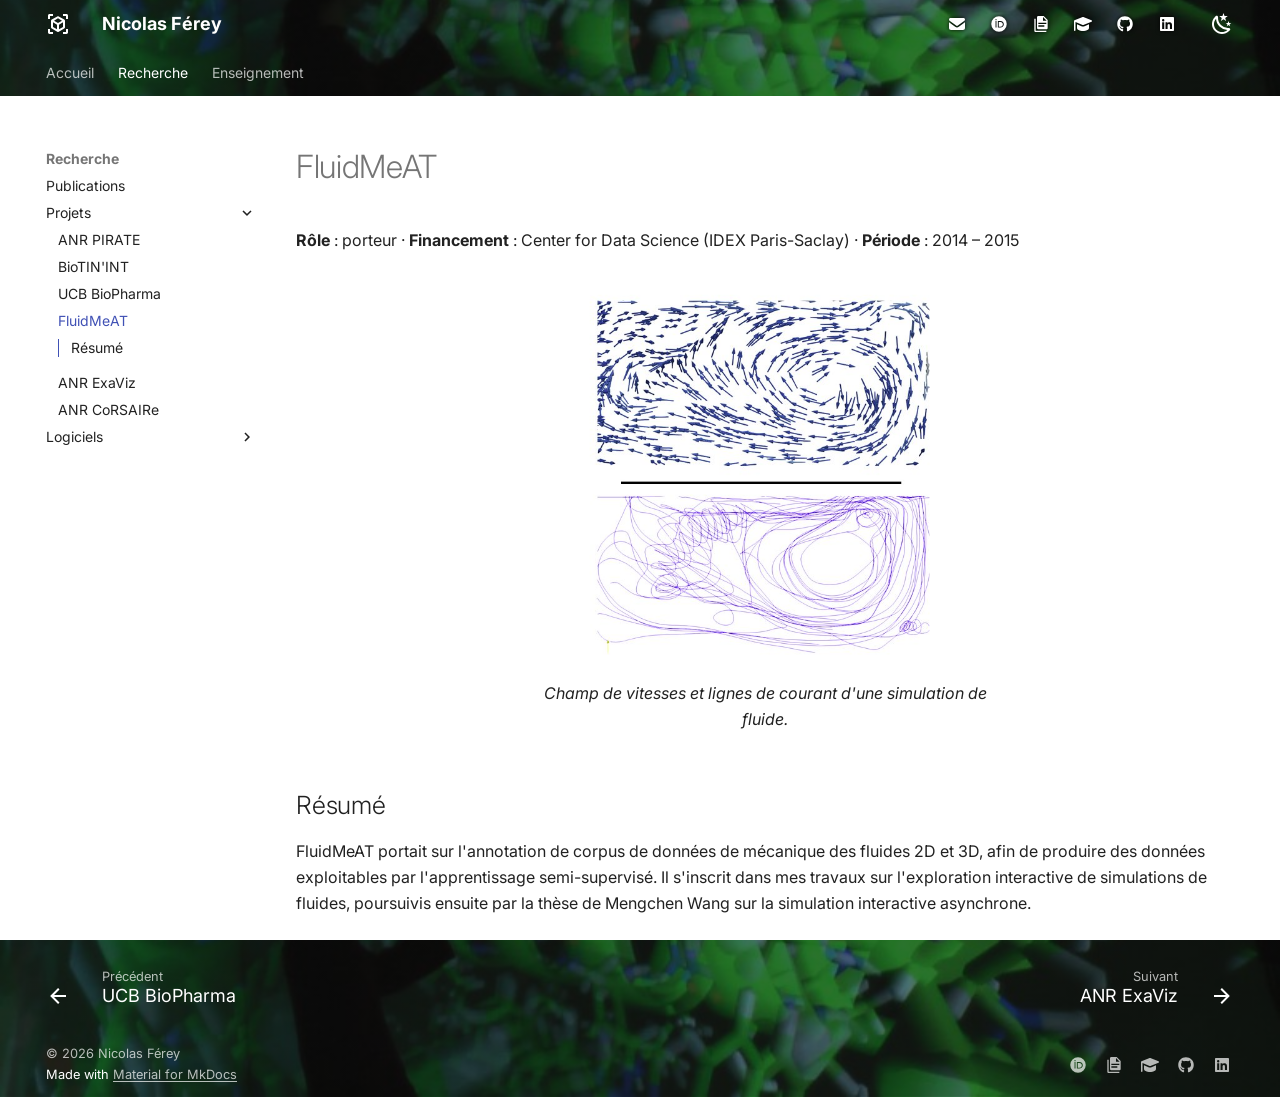
<file: projets/fluidmeat/index.html>
<!doctype html>
<html lang="fr" class="no-js">
  <head>
    
      <meta charset="utf-8">
      <meta name="viewport" content="width=device-width,initial-scale=1">
      
        <meta name="description" content="Maître de conférences en informatique, LISN / IUT d'Orsay — Université Paris-Saclay">
      
      
        <meta name="author" content="Nicolas Férey">
      
      
        <link rel="canonical" href="https://nicolasferey.github.io/projets/fluidmeat/">
      
      
        <link rel="prev" href="../ucb-biopharma/">
      
      
        <link rel="next" href="../exaviz/">
      
      
        
      
      
      <link rel="icon" href="../../assets/images/favicon.png">
      <meta name="generator" content="mkdocs-1.6.1, mkdocs-material-9.8.1">
    
    
      
        <title>FluidMeAT - Nicolas Férey</title>
      
    
    
      <link rel="stylesheet" href="../../assets/stylesheets/main.57a0d79d.min.css">
      
        
        <link rel="stylesheet" href="../../assets/stylesheets/palette.fb2fffe2.min.css">
      
      


    
    
      
    
    
      
        
        
        <link rel="preconnect" href="https://fonts.gstatic.com" crossorigin>
        <link rel="stylesheet" href="https://fonts.googleapis.com/css?family=Inter:300,300i,400,400i,700,700i%7CJetBrains+Mono:400,400i,700,700i&display=fallback">
        <style>:root{--md-text-font:"Inter";--md-code-font:"JetBrains Mono"}</style>
      
    
    
      <link rel="stylesheet" href="../../stylesheets/extra.css">
    
    <script>__md_scope=new URL("../..",location),__md_hash=e=>[...e].reduce(((e,_)=>(e<<5)-e+_.charCodeAt(0)),0),__md_get=(e,_=localStorage,t=__md_scope)=>JSON.parse(_.getItem(t.pathname+"."+e)),__md_set=(e,_,t=localStorage,a=__md_scope)=>{try{t.setItem(a.pathname+"."+e,JSON.stringify(_))}catch(e){}}</script>
    
      

    
    
  </head>
  
  
    
    
      
    
    
    
    
    <body dir="ltr" data-md-color-scheme="default" data-md-color-primary="indigo" data-md-color-accent="teal">
  
    
    <input class="md-toggle" data-md-toggle="drawer" type="checkbox" id="__drawer" autocomplete="off">
    <input class="md-toggle" data-md-toggle="search" type="checkbox" id="__search" autocomplete="off">
    <label class="md-overlay" for="__drawer"></label>
    <div data-md-component="skip">
      
        
        <a href="#fluidmeat" class="md-skip">
          Aller au contenu
        </a>
      
    </div>
    <div data-md-component="announce">
      
    </div>
    
    
      

<header class="md-header" data-md-component="header">
  <nav class="md-header__inner md-grid" aria-label="En-tête">
    <a href="../.." title="Nicolas Férey" class="md-header__button md-logo" aria-label="Nicolas Férey" data-md-component="logo">
      
  
  <svg xmlns="http://www.w3.org/2000/svg" viewBox="0 0 24 24"><path d="M17 22v-2h3v-3h2v3.5c0 .39-.16.74-.46 1.04s-.65.46-1.04.46zM7 22H3.5c-.39 0-.74-.16-1.04-.46S2 20.89 2 20.5V17h2v3h3zM17 2h3.5c.39 0 .74.16 1.04.46s.46.65.46 1.04V7h-2V4h-3zM7 2v2H4v3H2V3.5c0-.39.16-.74.46-1.04S3.11 2 3.5 2zm6 15.25 4-2.3v-4.59l-4 2.3zm-1-6.33 4-2.29-4-2.35-4 2.35zm-5 4.03 4 2.3v-4.59l-4-2.3zm11.23-7.36c.5.32.77.75.77 1.32v6.32c0 .57-.27 1-.77 1.32l-5.48 3.18q-.75.48-1.5 0l-5.48-3.18c-.5-.32-.77-.75-.77-1.32V8.91c0-.57.27-1 .77-1.32l5.48-3.18c.25-.13.5-.19.75-.19s.5.06.75.19z"/></svg>

    </a>
    <label class="md-header__button md-icon" for="__drawer">
      
      <svg xmlns="http://www.w3.org/2000/svg" viewBox="0 0 24 24"><path d="M3 6h18v2H3zm0 5h18v2H3zm0 5h18v2H3z"/></svg>
    </label>
    <div class="md-header__title" data-md-component="header-title">
      <div class="md-header__ellipsis">
        <div class="md-header__topic">
          <span class="md-ellipsis">
            Nicolas Férey
          </span>
        </div>
        <div class="md-header__topic" data-md-component="header-topic">
          <span class="md-ellipsis">
            
              FluidMeAT
            
          </span>
        </div>
      </div>
    </div>
    
      
        <form class="md-header__option" data-md-component="palette">
  
    
    
    
    <input class="md-option" data-md-color-media="(prefers-color-scheme: light)" data-md-color-scheme="default" data-md-color-primary="indigo" data-md-color-accent="teal"  aria-label="Passer en mode sombre"  type="radio" name="__palette" id="__palette_0">
    
      <label class="md-header__button md-icon" title="Passer en mode sombre" for="__palette_1" hidden>
        <svg xmlns="http://www.w3.org/2000/svg" viewBox="0 0 24 24"><path d="m17.75 4.09-2.53 1.94.91 3.06-2.63-1.81-2.63 1.81.91-3.06-2.53-1.94L12.44 4l1.06-3 1.06 3zm3.5 6.91-1.64 1.25.59 1.98-1.7-1.17-1.7 1.17.59-1.98L15.75 11l2.06-.05L18.5 9l.69 1.95zm-2.28 4.95c.83-.08 1.72 1.1 1.19 1.85-.32.45-.66.87-1.08 1.27C15.17 23 8.84 23 4.94 19.07c-3.91-3.9-3.91-10.24 0-14.14.4-.4.82-.76 1.27-1.08.75-.53 1.93.36 1.85 1.19-.27 2.86.69 5.83 2.89 8.02a9.96 9.96 0 0 0 8.02 2.89m-1.64 2.02a12.08 12.08 0 0 1-7.8-3.47c-2.17-2.19-3.33-5-3.49-7.82-2.81 3.14-2.7 7.96.31 10.98 3.02 3.01 7.84 3.12 10.98.31"/></svg>
      </label>
    
  
    
    
    
    <input class="md-option" data-md-color-media="(prefers-color-scheme: dark)" data-md-color-scheme="slate" data-md-color-primary="indigo" data-md-color-accent="teal"  aria-label="Passer en mode clair"  type="radio" name="__palette" id="__palette_1">
    
      <label class="md-header__button md-icon" title="Passer en mode clair" for="__palette_0" hidden>
        <svg xmlns="http://www.w3.org/2000/svg" viewBox="0 0 24 24"><path d="M12 7a5 5 0 0 1 5 5 5 5 0 0 1-5 5 5 5 0 0 1-5-5 5 5 0 0 1 5-5m0 2a3 3 0 0 0-3 3 3 3 0 0 0 3 3 3 3 0 0 0 3-3 3 3 0 0 0-3-3m0-7 2.39 3.42C13.65 5.15 12.84 5 12 5s-1.65.15-2.39.42zM3.34 7l4.16-.35A7.2 7.2 0 0 0 5.94 8.5c-.44.74-.69 1.5-.83 2.29zm.02 10 1.76-3.77a7.131 7.131 0 0 0 2.38 4.14zM20.65 7l-1.77 3.79a7.02 7.02 0 0 0-2.38-4.15zm-.01 10-4.14.36c.59-.51 1.12-1.14 1.54-1.86.42-.73.69-1.5.83-2.29zM12 22l-2.41-3.44c.74.27 1.55.44 2.41.44.82 0 1.63-.17 2.37-.44z"/></svg>
      </label>
    
  
</form>
      
    
    
      <script>var palette=__md_get("__palette");if(palette&&palette.color){if("(prefers-color-scheme)"===palette.color.media){var media=matchMedia("(prefers-color-scheme: light)"),input=document.querySelector(media.matches?"[data-md-color-media='(prefers-color-scheme: light)']":"[data-md-color-media='(prefers-color-scheme: dark)']");palette.color.media=input.getAttribute("data-md-color-media"),palette.color.scheme=input.getAttribute("data-md-color-scheme"),palette.color.primary=input.getAttribute("data-md-color-primary"),palette.color.accent=input.getAttribute("data-md-color-accent")}for(var[key,value]of Object.entries(palette.color))document.body.setAttribute("data-md-color-"+key,value)}</script>
    
    
    
    
  </nav>
  
</header>
    
    <div class="md-container" data-md-component="container">
      
      
        
          
            
<nav class="md-tabs" aria-label="Onglets" data-md-component="tabs">
  <div class="md-grid">
    <ul class="md-tabs__list">
      
        
  
  
  
  
    <li class="md-tabs__item">
      <a href="../.." class="md-tabs__link">
        
  
  
    
  
  Accueil

      </a>
    </li>
  

      
        
  
  
  
    
  
  
    
    
      <li class="md-tabs__item md-tabs__item--active">
        <a href="../../publications/" class="md-tabs__link">
          
  
  
    
  
  Recherche

        </a>
      </li>
    
  

      
        
  
  
  
  
    <li class="md-tabs__item">
      <a href="../../enseignement/" class="md-tabs__link">
        
  
  
    
  
  Enseignement

      </a>
    </li>
  

      
    </ul>
  </div>
</nav>
          
        
      
      <main class="md-main" data-md-component="main">
        <div class="md-main__inner md-grid">
          
            
              
              <div class="md-sidebar md-sidebar--primary" data-md-component="sidebar" data-md-type="navigation" >
                <div class="md-sidebar__scrollwrap">
                  <div class="md-sidebar__inner">
                    


  


  

<nav class="md-nav md-nav--primary md-nav--lifted md-nav--integrated" aria-label="Navigation" data-md-level="0">
  <label class="md-nav__title" for="__drawer">
    <a href="../.." title="Nicolas Férey" class="md-nav__button md-logo" aria-label="Nicolas Férey" data-md-component="logo">
      
  
  <svg xmlns="http://www.w3.org/2000/svg" viewBox="0 0 24 24"><path d="M17 22v-2h3v-3h2v3.5c0 .39-.16.74-.46 1.04s-.65.46-1.04.46zM7 22H3.5c-.39 0-.74-.16-1.04-.46S2 20.89 2 20.5V17h2v3h3zM17 2h3.5c.39 0 .74.16 1.04.46s.46.65.46 1.04V7h-2V4h-3zM7 2v2H4v3H2V3.5c0-.39.16-.74.46-1.04S3.11 2 3.5 2zm6 15.25 4-2.3v-4.59l-4 2.3zm-1-6.33 4-2.29-4-2.35-4 2.35zm-5 4.03 4 2.3v-4.59l-4-2.3zm11.23-7.36c.5.32.77.75.77 1.32v6.32c0 .57-.27 1-.77 1.32l-5.48 3.18q-.75.48-1.5 0l-5.48-3.18c-.5-.32-.77-.75-.77-1.32V8.91c0-.57.27-1 .77-1.32l5.48-3.18c.25-.13.5-.19.75-.19s.5.06.75.19z"/></svg>

    </a>
    Nicolas Férey
  </label>
  
  <ul class="md-nav__list" data-md-scrollfix>
    
      
      
  
  
  
  
    <li class="md-nav__item">
      <a href="../.." class="md-nav__link">
        
  
  
  <span class="md-ellipsis">
    
  
    Accueil
  

    
  </span>
  
  

      </a>
    </li>
  

    
      
      
  
  
    
  
  
  
    
    
      
        
      
        
      
        
      
    
    
    
      
        
        
      
      
    
    
    <li class="md-nav__item md-nav__item--active md-nav__item--section md-nav__item--nested">
      
        
        
        <input class="md-nav__toggle md-toggle " type="checkbox" id="__nav_2" checked>
        
          
          <label class="md-nav__link" for="__nav_2" id="__nav_2_label" tabindex="">
            
  
  
  <span class="md-ellipsis">
    
  
    Recherche
  

    
  </span>
  
  

            <span class="md-nav__icon md-icon"></span>
          </label>
        
        <nav class="md-nav" data-md-level="1" aria-labelledby="__nav_2_label" aria-expanded="true">
          <label class="md-nav__title" for="__nav_2">
            <span class="md-nav__icon md-icon"></span>
            
  
    Recherche
  

          </label>
          <ul class="md-nav__list" data-md-scrollfix>
            
              
                
  
  
  
  
    <li class="md-nav__item">
      <a href="../../publications/" class="md-nav__link">
        
  
  
  <span class="md-ellipsis">
    
  
    Publications
  

    
  </span>
  
  

      </a>
    </li>
  

              
            
              
                
  
  
    
  
  
  
    
    
      
        
          
        
      
        
      
        
      
        
      
        
      
        
      
        
      
    
    
    
      
      
    
    
    <li class="md-nav__item md-nav__item--active md-nav__item--nested">
      
        
        
        <input class="md-nav__toggle md-toggle " type="checkbox" id="__nav_2_2" checked>
        
          
          <div class="md-nav__link md-nav__container">
            <a href="../" class="md-nav__link ">
              
  
  
  <span class="md-ellipsis">
    
  
    Projets
  

    
  </span>
  
  

            </a>
            
              
              <label class="md-nav__link " for="__nav_2_2" id="__nav_2_2_label" tabindex="0">
                <span class="md-nav__icon md-icon"></span>
              </label>
            
          </div>
        
        <nav class="md-nav" data-md-level="2" aria-labelledby="__nav_2_2_label" aria-expanded="true">
          <label class="md-nav__title" for="__nav_2_2">
            <span class="md-nav__icon md-icon"></span>
            
  
    Projets
  

          </label>
          <ul class="md-nav__list" data-md-scrollfix>
            
              
            
              
                
  
  
  
  
    <li class="md-nav__item">
      <a href="../pirate/" class="md-nav__link">
        
  
  
  <span class="md-ellipsis">
    
  
    ANR PIRATE
  

    
  </span>
  
  

      </a>
    </li>
  

              
            
              
                
  
  
  
  
    <li class="md-nav__item">
      <a href="../biotinint/" class="md-nav__link">
        
  
  
  <span class="md-ellipsis">
    
  
    BioTIN'INT
  

    
  </span>
  
  

      </a>
    </li>
  

              
            
              
                
  
  
  
  
    <li class="md-nav__item">
      <a href="../ucb-biopharma/" class="md-nav__link">
        
  
  
  <span class="md-ellipsis">
    
  
    UCB BioPharma
  

    
  </span>
  
  

      </a>
    </li>
  

              
            
              
                
  
  
    
  
  
  
    <li class="md-nav__item md-nav__item--active">
      
      <input class="md-nav__toggle md-toggle" type="checkbox" id="__toc">
      
      
        
      
      
        <label class="md-nav__link md-nav__link--active" for="__toc">
          
  
  
  <span class="md-ellipsis">
    
  
    FluidMeAT
  

    
  </span>
  
  

          <span class="md-nav__icon md-icon"></span>
        </label>
      
      <a href="./" class="md-nav__link md-nav__link--active">
        
  
  
  <span class="md-ellipsis">
    
  
    FluidMeAT
  

    
  </span>
  
  

      </a>
      
        

<nav class="md-nav md-nav--secondary" aria-label="Table des matières">
  
  
  
    
  
  
    <label class="md-nav__title" for="__toc">
      <span class="md-nav__icon md-icon"></span>
      Table des matières
    </label>
    <ul class="md-nav__list" data-md-component="toc" data-md-scrollfix>
      
        <li class="md-nav__item">
  <a href="#resume" class="md-nav__link">
    <span class="md-ellipsis">
      
        Résumé
      
    </span>
  </a>
  
</li>
      
    </ul>
  
</nav>
      
    </li>
  

              
            
              
                
  
  
  
  
    <li class="md-nav__item">
      <a href="../exaviz/" class="md-nav__link">
        
  
  
  <span class="md-ellipsis">
    
  
    ANR ExaViz
  

    
  </span>
  
  

      </a>
    </li>
  

              
            
              
                
  
  
  
  
    <li class="md-nav__item">
      <a href="../corsaire/" class="md-nav__link">
        
  
  
  <span class="md-ellipsis">
    
  
    ANR CoRSAIRe
  

    
  </span>
  
  

      </a>
    </li>
  

              
            
          </ul>
        </nav>
      
    </li>
  

              
            
              
                
  
  
  
  
    
    
      
        
          
        
      
        
      
        
      
    
    
    
      
      
    
    
    <li class="md-nav__item md-nav__item--nested">
      
        
        
        <input class="md-nav__toggle md-toggle " type="checkbox" id="__nav_2_3" >
        
          
          <div class="md-nav__link md-nav__container">
            <a href="../../logiciels/" class="md-nav__link ">
              
  
  
  <span class="md-ellipsis">
    
  
    Logiciels
  

    
  </span>
  
  

            </a>
            
              
              <label class="md-nav__link " for="__nav_2_3" id="__nav_2_3_label" tabindex="0">
                <span class="md-nav__icon md-icon"></span>
              </label>
            
          </div>
        
        <nav class="md-nav" data-md-level="2" aria-labelledby="__nav_2_3_label" aria-expanded="false">
          <label class="md-nav__title" for="__nav_2_3">
            <span class="md-nav__icon md-icon"></span>
            
  
    Logiciels
  

          </label>
          <ul class="md-nav__list" data-md-scrollfix>
            
              
            
              
                
  
  
  
  
    <li class="md-nav__item">
      <a href="../../logiciels/biospring/" class="md-nav__link">
        
  
  
  <span class="md-ellipsis">
    
  
    BioSpring
  

    
  </span>
  
  

      </a>
    </li>
  

              
            
              
                
  
  
  
  
    <li class="md-nav__item">
      <a href="../../logiciels/unitymol/" class="md-nav__link">
        
  
  
  <span class="md-ellipsis">
    
  
    UnityMol
  

    
  </span>
  
  

      </a>
    </li>
  

              
            
          </ul>
        </nav>
      
    </li>
  

              
            
          </ul>
        </nav>
      
    </li>
  

    
      
      
  
  
  
  
    <li class="md-nav__item">
      <a href="../../enseignement/" class="md-nav__link">
        
  
  
  <span class="md-ellipsis">
    
  
    Enseignement
  

    
  </span>
  
  

      </a>
    </li>
  

    
  </ul>
</nav>
                  </div>
                </div>
              </div>
            
            
          
          
            <div class="md-content" data-md-component="content">
              
              <article class="md-content__inner md-typeset">
                
                  



<h1 id="fluidmeat">FluidMeAT<a class="headerlink" href="#fluidmeat" title="Permanent link">&para;</a></h1>
<p><strong>Rôle</strong> : porteur · <strong>Financement</strong> : Center for Data Science (IDEX Paris-Saclay) · <strong>Période</strong> : 2014 – 2015</p>
<figure>
<p><img alt="Champ de vitesses et lignes de courant d'une simulation de fluide." src="../../images/fluidmeat.jpg" /></p>
<figcaption>Champ de vitesses et lignes de courant d'une simulation de fluide.</figcaption>
</figure>
<h2 id="resume">Résumé<a class="headerlink" href="#resume" title="Permanent link">&para;</a></h2>
<p>FluidMeAT portait sur l'annotation de corpus de données de mécanique des fluides 2D
et 3D, afin de produire des données exploitables par l'apprentissage
semi-supervisé. Il s'inscrit dans mes travaux sur l'exploration interactive de
simulations de fluides, poursuivis ensuite par la thèse de Mengchen Wang sur la
simulation interactive asynchrone.</p>












                
              </article>
            </div>
          
          
  <script>var tabs=__md_get("__tabs");if(Array.isArray(tabs))e:for(var set of document.querySelectorAll(".tabbed-set")){var labels=set.querySelector(".tabbed-labels");for(var tab of tabs)for(var label of labels.getElementsByTagName("label"))if(label.innerText.trim()===tab){var input=document.getElementById(label.htmlFor);input.checked=!0;continue e}}</script>

<script>var target=document.getElementById(location.hash.slice(1));target&&target.name&&(target.checked=target.name.startsWith("__tabbed_"))</script>
        </div>
        
          <button type="button" class="md-top md-icon" data-md-component="top" hidden>
  
  <svg xmlns="http://www.w3.org/2000/svg" viewBox="0 0 24 24"><path d="M13 20h-2V8l-5.5 5.5-1.42-1.42L12 4.16l7.92 7.92-1.42 1.42L13 8z"/></svg>
  Retour en haut de la page
</button>
        
      </main>
      
        <footer class="md-footer">
  
    
      
      <nav class="md-footer__inner md-grid" aria-label="Pied de page" >
        
          
          <a href="../ucb-biopharma/" class="md-footer__link md-footer__link--prev" aria-label="Précédent: UCB BioPharma">
            <div class="md-footer__button md-icon">
              
              <svg xmlns="http://www.w3.org/2000/svg" viewBox="0 0 24 24"><path d="M20 11v2H8l5.5 5.5-1.42 1.42L4.16 12l7.92-7.92L13.5 5.5 8 11z"/></svg>
            </div>
            <div class="md-footer__title">
              <span class="md-footer__direction">
                Précédent
              </span>
              <div class="md-ellipsis">
                UCB BioPharma
              </div>
            </div>
          </a>
        
        
          
          <a href="../exaviz/" class="md-footer__link md-footer__link--next" aria-label="Suivant: ANR ExaViz">
            <div class="md-footer__title">
              <span class="md-footer__direction">
                Suivant
              </span>
              <div class="md-ellipsis">
                ANR ExaViz
              </div>
            </div>
            <div class="md-footer__button md-icon">
              
              <svg xmlns="http://www.w3.org/2000/svg" viewBox="0 0 24 24"><path d="M4 11v2h12l-5.5 5.5 1.42 1.42L19.84 12l-7.92-7.92L10.5 5.5 16 11z"/></svg>
            </div>
          </a>
        
      </nav>
    
  
  <div class="md-footer-meta md-typeset">
    <div class="md-footer-meta__inner md-grid">
      <div class="md-copyright">
  
    <div class="md-copyright__highlight">
      © 2026 Nicolas Férey
    </div>
  
  
    Made with
    <a href="https://squidfunk.github.io/mkdocs-material/" target="_blank" rel="noopener">
      Material for MkDocs
    </a>
  
</div>
      
        
<div class="md-social">
  
    
    
    
    
    <a href="https://orcid.org/0000-0002-7713-001X" target="_blank" rel="noopener" title="ORCID" class="md-social__link">
      <svg xmlns="http://www.w3.org/2000/svg" viewBox="0 0 512 512"><!--! Font Awesome Free 7.1.0 by @fontawesome - https://fontawesome.com License - https://fontawesome.com/license/free (Icons: CC BY 4.0, Fonts: SIL OFL 1.1, Code: MIT License) Copyright 2025 Fonticons, Inc.--><path d="M294.7 188.2h-45.9V342h47.5c67.6 0 83.1-51.3 83.1-76.9 0-41.6-26.5-76.9-84.7-76.9M256 8a248 248 0 1 0 0 496 248 248 0 1 0 0-496m-80.8 360.8h-29.8V161.3h29.8zM160.3 98.5a19.6 19.6 0 1 1 0 39.2 19.6 19.6 0 1 1 0-39.2M300 369h-81V161.3h80.6c76.7 0 110.4 54.8 110.4 103.9 0 53.3-41.7 103.9-110 103.9z"/></svg>
    </a>
  
    
    
    
    
    <a href="https://cv.hal.science/nicolas-ferey" target="_blank" rel="noopener" title="HAL" class="md-social__link">
      <svg xmlns="http://www.w3.org/2000/svg" viewBox="0 0 24 24"><path d="M4 4v18h16v2H4c-1.1 0-2-.9-2-2V4zm11 3h5.5L15 1.5zM8 0h8l6 6v12c0 1.11-.89 2-2 2H8a2 2 0 0 1-2-2V2c0-1.11.89-2 2-2m9 16v-2H8v2zm3-4v-2H8v2z"/></svg>
    </a>
  
    
    
    
    
    <a href="https://scholar.google.com/citations?user=lXethhQAAAAJ" target="_blank" rel="noopener" title="Google Scholar" class="md-social__link">
      <svg xmlns="http://www.w3.org/2000/svg" viewBox="0 0 576 512"><!--! Font Awesome Free 7.1.0 by @fontawesome - https://fontawesome.com License - https://fontawesome.com/license/free (Icons: CC BY 4.0, Fonts: SIL OFL 1.1, Code: MIT License) Copyright 2025 Fonticons, Inc.--><path d="m48 195.8 209.2 86.1c9.8 4 20.2 6.1 30.8 6.1s21-2.1 30.8-6.1l242.4-99.8c9-3.7 14.8-12.4 14.8-22.1s-5.8-18.4-14.8-22.1L318.8 38.1c-9.8-4-20.2-6.1-30.8-6.1s-21 2.1-30.8 6.1L14.8 137.9C5.8 141.6 0 150.3 0 160v296c0 13.3 10.7 24 24 24s24-10.7 24-24zm48 71.7V384c0 53 86 96 192 96s192-43 192-96V267.4l-142.9 58.9c-15.6 6.4-32.2 9.7-49.1 9.7s-33.5-3.3-49.1-9.7L96 267.4z"/></svg>
    </a>
  
    
    
    
    
    <a href="https://github.com/nicolasferey" target="_blank" rel="noopener" title="GitHub" class="md-social__link">
      <svg xmlns="http://www.w3.org/2000/svg" viewBox="0 0 512 512"><!--! Font Awesome Free 7.1.0 by @fontawesome - https://fontawesome.com License - https://fontawesome.com/license/free (Icons: CC BY 4.0, Fonts: SIL OFL 1.1, Code: MIT License) Copyright 2025 Fonticons, Inc.--><path d="M173.9 397.4c0 2-2.3 3.6-5.2 3.6-3.3.3-5.6-1.3-5.6-3.6 0-2 2.3-3.6 5.2-3.6 3-.3 5.6 1.3 5.6 3.6m-31.1-4.5c-.7 2 1.3 4.3 4.3 4.9 2.6 1 5.6 0 6.2-2s-1.3-4.3-4.3-5.2c-2.6-.7-5.5.3-6.2 2.3m44.2-1.7c-2.9.7-4.9 2.6-4.6 4.9.3 2 2.9 3.3 5.9 2.6 2.9-.7 4.9-2.6 4.6-4.6-.3-1.9-3-3.2-5.9-2.9M252.8 8C114.1 8 8 113.3 8 252c0 110.9 69.8 205.8 169.5 239.2 12.8 2.3 17.3-5.6 17.3-12.1 0-6.2-.3-40.4-.3-61.4 0 0-70 15-84.7-29.8 0 0-11.4-29.1-27.8-36.6 0 0-22.9-15.7 1.6-15.4 0 0 24.9 2 38.6 25.8 21.9 38.6 58.6 27.5 72.9 20.9 2.3-16 8.8-27.1 16-33.7-55.9-6.2-112.3-14.3-112.3-110.5 0-27.5 7.6-41.3 23.6-58.9-2.6-6.5-11.1-33.3 2.6-67.9 20.9-6.5 69 27 69 27 20-5.6 41.5-8.5 62.8-8.5s42.8 2.9 62.8 8.5c0 0 48.1-33.6 69-27 13.7 34.7 5.2 61.4 2.6 67.9 16 17.7 25.8 31.5 25.8 58.9 0 96.5-58.9 104.2-114.8 110.5 9.2 7.9 17 22.9 17 46.4 0 33.7-.3 75.4-.3 83.6 0 6.5 4.6 14.4 17.3 12.1C436.2 457.8 504 362.9 504 252 504 113.3 391.5 8 252.8 8M105.2 352.9c-1.3 1-1 3.3.7 5.2 1.6 1.6 3.9 2.3 5.2 1 1.3-1 1-3.3-.7-5.2-1.6-1.6-3.9-2.3-5.2-1m-10.8-8.1c-.7 1.3.3 2.9 2.3 3.9 1.6 1 3.6.7 4.3-.7.7-1.3-.3-2.9-2.3-3.9-2-.6-3.6-.3-4.3.7m32.4 35.6c-1.6 1.3-1 4.3 1.3 6.2 2.3 2.3 5.2 2.6 6.5 1 1.3-1.3.7-4.3-1.3-6.2-2.2-2.3-5.2-2.6-6.5-1m-11.4-14.7c-1.6 1-1.6 3.6 0 5.9s4.3 3.3 5.6 2.3c1.6-1.3 1.6-3.9 0-6.2-1.4-2.3-4-3.3-5.6-2"/></svg>
    </a>
  
    
    
    
    
    <a href="https://www.linkedin.com/in/nicolas-ferey-67473118/" target="_blank" rel="noopener" title="LinkedIn" class="md-social__link">
      <svg xmlns="http://www.w3.org/2000/svg" viewBox="0 0 448 512"><!--! Font Awesome Free 7.1.0 by @fontawesome - https://fontawesome.com License - https://fontawesome.com/license/free (Icons: CC BY 4.0, Fonts: SIL OFL 1.1, Code: MIT License) Copyright 2025 Fonticons, Inc.--><path d="M416 32H31.9C14.3 32 0 46.5 0 64.3v383.4C0 465.5 14.3 480 31.9 480H416c17.6 0 32-14.5 32-32.3V64.3c0-17.8-14.4-32.3-32-32.3M135.4 416H69V202.2h66.5V416zM102.2 96a38.5 38.5 0 1 1 0 77 38.5 38.5 0 1 1 0-77m282.1 320h-66.4V312c0-24.8-.5-56.7-34.5-56.7-34.6 0-39.9 27-39.9 54.9V416h-66.4V202.2h63.7v29.2h.9c8.9-16.8 30.6-34.5 62.9-34.5 67.2 0 79.7 44.3 79.7 101.9z"/></svg>
    </a>
  
</div>
      
    </div>
  </div>
</footer>
      
    </div>
    <div class="md-dialog" data-md-component="dialog">
      <div class="md-dialog__inner md-typeset"></div>
    </div>
    
    
    
      
      
      <script id="__config" type="application/json">{"annotate": null, "base": "../..", "features": ["navigation.tabs", "navigation.indexes", "navigation.top", "navigation.footer", "content.tabs.link", "toc.integrate"], "search": "../../assets/javascripts/workers/search.a7633da7.min.js", "tags": null, "translations": {"clipboard.copied": "Copi\u00e9 dans le presse-papier", "clipboard.copy": "Copier dans le presse-papier", "search.result.more.one": "1 de plus sur cette page", "search.result.more.other": "# de plus sur cette page", "search.result.none": "Aucun document trouv\u00e9", "search.result.one": "1 document trouv\u00e9", "search.result.other": "# documents trouv\u00e9s", "search.result.placeholder": "Taper pour d\u00e9marrer la recherche", "search.result.term.missing": "Non trouv\u00e9", "select.version": "S\u00e9lectionner la version"}, "version": null}</script>
    
    
      <script src="../../assets/javascripts/bundle.a5f9d56c.min.js"></script>
      
        <script src="../../javascripts/mail.js"></script>
      
        <script src="../../javascripts/header.js"></script>
      
        <script src="../../javascripts/a11y.js"></script>
      
    
  </body>
</html>
</file>
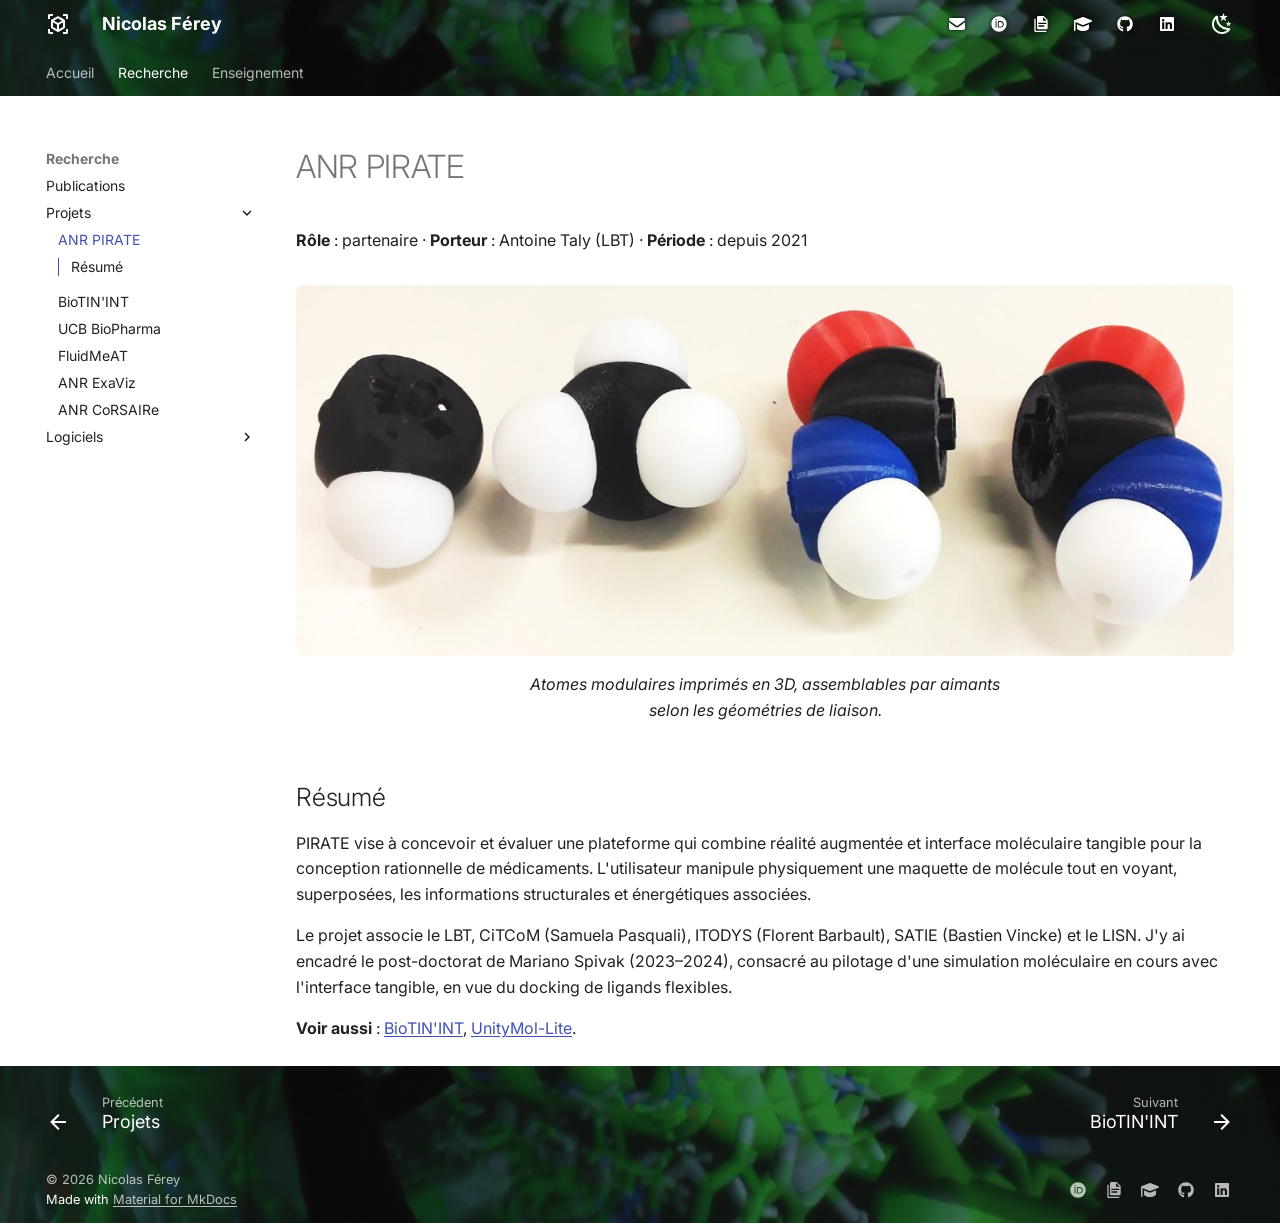
<file: projets/pirate/index.html>
<!doctype html>
<html lang="fr" class="no-js">
  <head>
    
      <meta charset="utf-8">
      <meta name="viewport" content="width=device-width,initial-scale=1">
      
        <meta name="description" content="Maître de conférences en informatique, LISN / IUT d'Orsay — Université Paris-Saclay">
      
      
        <meta name="author" content="Nicolas Férey">
      
      
        <link rel="canonical" href="https://nicolasferey.github.io/projets/pirate/">
      
      
        <link rel="prev" href="../">
      
      
        <link rel="next" href="../biotinint/">
      
      
        
      
      
      <link rel="icon" href="../../assets/images/favicon.png">
      <meta name="generator" content="mkdocs-1.6.1, mkdocs-material-9.8.1">
    
    
      
        <title>ANR PIRATE - Nicolas Férey</title>
      
    
    
      <link rel="stylesheet" href="../../assets/stylesheets/main.57a0d79d.min.css">
      
        
        <link rel="stylesheet" href="../../assets/stylesheets/palette.fb2fffe2.min.css">
      
      


    
    
      
    
    
      
        
        
        <link rel="preconnect" href="https://fonts.gstatic.com" crossorigin>
        <link rel="stylesheet" href="https://fonts.googleapis.com/css?family=Inter:300,300i,400,400i,700,700i%7CJetBrains+Mono:400,400i,700,700i&display=fallback">
        <style>:root{--md-text-font:"Inter";--md-code-font:"JetBrains Mono"}</style>
      
    
    
      <link rel="stylesheet" href="../../stylesheets/extra.css">
    
    <script>__md_scope=new URL("../..",location),__md_hash=e=>[...e].reduce(((e,_)=>(e<<5)-e+_.charCodeAt(0)),0),__md_get=(e,_=localStorage,t=__md_scope)=>JSON.parse(_.getItem(t.pathname+"."+e)),__md_set=(e,_,t=localStorage,a=__md_scope)=>{try{t.setItem(a.pathname+"."+e,JSON.stringify(_))}catch(e){}}</script>
    
      

    
    
  </head>
  
  
    
    
      
    
    
    
    
    <body dir="ltr" data-md-color-scheme="default" data-md-color-primary="indigo" data-md-color-accent="teal">
  
    
    <input class="md-toggle" data-md-toggle="drawer" type="checkbox" id="__drawer" autocomplete="off">
    <input class="md-toggle" data-md-toggle="search" type="checkbox" id="__search" autocomplete="off">
    <label class="md-overlay" for="__drawer"></label>
    <div data-md-component="skip">
      
        
        <a href="#anr-pirate" class="md-skip">
          Aller au contenu
        </a>
      
    </div>
    <div data-md-component="announce">
      
    </div>
    
    
      

<header class="md-header" data-md-component="header">
  <nav class="md-header__inner md-grid" aria-label="En-tête">
    <a href="../.." title="Nicolas Férey" class="md-header__button md-logo" aria-label="Nicolas Férey" data-md-component="logo">
      
  
  <svg xmlns="http://www.w3.org/2000/svg" viewBox="0 0 24 24"><path d="M17 22v-2h3v-3h2v3.5c0 .39-.16.74-.46 1.04s-.65.46-1.04.46zM7 22H3.5c-.39 0-.74-.16-1.04-.46S2 20.89 2 20.5V17h2v3h3zM17 2h3.5c.39 0 .74.16 1.04.46s.46.65.46 1.04V7h-2V4h-3zM7 2v2H4v3H2V3.5c0-.39.16-.74.46-1.04S3.11 2 3.5 2zm6 15.25 4-2.3v-4.59l-4 2.3zm-1-6.33 4-2.29-4-2.35-4 2.35zm-5 4.03 4 2.3v-4.59l-4-2.3zm11.23-7.36c.5.32.77.75.77 1.32v6.32c0 .57-.27 1-.77 1.32l-5.48 3.18q-.75.48-1.5 0l-5.48-3.18c-.5-.32-.77-.75-.77-1.32V8.91c0-.57.27-1 .77-1.32l5.48-3.18c.25-.13.5-.19.75-.19s.5.06.75.19z"/></svg>

    </a>
    <label class="md-header__button md-icon" for="__drawer">
      
      <svg xmlns="http://www.w3.org/2000/svg" viewBox="0 0 24 24"><path d="M3 6h18v2H3zm0 5h18v2H3zm0 5h18v2H3z"/></svg>
    </label>
    <div class="md-header__title" data-md-component="header-title">
      <div class="md-header__ellipsis">
        <div class="md-header__topic">
          <span class="md-ellipsis">
            Nicolas Férey
          </span>
        </div>
        <div class="md-header__topic" data-md-component="header-topic">
          <span class="md-ellipsis">
            
              ANR PIRATE
            
          </span>
        </div>
      </div>
    </div>
    
      
        <form class="md-header__option" data-md-component="palette">
  
    
    
    
    <input class="md-option" data-md-color-media="(prefers-color-scheme: light)" data-md-color-scheme="default" data-md-color-primary="indigo" data-md-color-accent="teal"  aria-label="Passer en mode sombre"  type="radio" name="__palette" id="__palette_0">
    
      <label class="md-header__button md-icon" title="Passer en mode sombre" for="__palette_1" hidden>
        <svg xmlns="http://www.w3.org/2000/svg" viewBox="0 0 24 24"><path d="m17.75 4.09-2.53 1.94.91 3.06-2.63-1.81-2.63 1.81.91-3.06-2.53-1.94L12.44 4l1.06-3 1.06 3zm3.5 6.91-1.64 1.25.59 1.98-1.7-1.17-1.7 1.17.59-1.98L15.75 11l2.06-.05L18.5 9l.69 1.95zm-2.28 4.95c.83-.08 1.72 1.1 1.19 1.85-.32.45-.66.87-1.08 1.27C15.17 23 8.84 23 4.94 19.07c-3.91-3.9-3.91-10.24 0-14.14.4-.4.82-.76 1.27-1.08.75-.53 1.93.36 1.85 1.19-.27 2.86.69 5.83 2.89 8.02a9.96 9.96 0 0 0 8.02 2.89m-1.64 2.02a12.08 12.08 0 0 1-7.8-3.47c-2.17-2.19-3.33-5-3.49-7.82-2.81 3.14-2.7 7.96.31 10.98 3.02 3.01 7.84 3.12 10.98.31"/></svg>
      </label>
    
  
    
    
    
    <input class="md-option" data-md-color-media="(prefers-color-scheme: dark)" data-md-color-scheme="slate" data-md-color-primary="indigo" data-md-color-accent="teal"  aria-label="Passer en mode clair"  type="radio" name="__palette" id="__palette_1">
    
      <label class="md-header__button md-icon" title="Passer en mode clair" for="__palette_0" hidden>
        <svg xmlns="http://www.w3.org/2000/svg" viewBox="0 0 24 24"><path d="M12 7a5 5 0 0 1 5 5 5 5 0 0 1-5 5 5 5 0 0 1-5-5 5 5 0 0 1 5-5m0 2a3 3 0 0 0-3 3 3 3 0 0 0 3 3 3 3 0 0 0 3-3 3 3 0 0 0-3-3m0-7 2.39 3.42C13.65 5.15 12.84 5 12 5s-1.65.15-2.39.42zM3.34 7l4.16-.35A7.2 7.2 0 0 0 5.94 8.5c-.44.74-.69 1.5-.83 2.29zm.02 10 1.76-3.77a7.131 7.131 0 0 0 2.38 4.14zM20.65 7l-1.77 3.79a7.02 7.02 0 0 0-2.38-4.15zm-.01 10-4.14.36c.59-.51 1.12-1.14 1.54-1.86.42-.73.69-1.5.83-2.29zM12 22l-2.41-3.44c.74.27 1.55.44 2.41.44.82 0 1.63-.17 2.37-.44z"/></svg>
      </label>
    
  
</form>
      
    
    
      <script>var palette=__md_get("__palette");if(palette&&palette.color){if("(prefers-color-scheme)"===palette.color.media){var media=matchMedia("(prefers-color-scheme: light)"),input=document.querySelector(media.matches?"[data-md-color-media='(prefers-color-scheme: light)']":"[data-md-color-media='(prefers-color-scheme: dark)']");palette.color.media=input.getAttribute("data-md-color-media"),palette.color.scheme=input.getAttribute("data-md-color-scheme"),palette.color.primary=input.getAttribute("data-md-color-primary"),palette.color.accent=input.getAttribute("data-md-color-accent")}for(var[key,value]of Object.entries(palette.color))document.body.setAttribute("data-md-color-"+key,value)}</script>
    
    
    
    
  </nav>
  
</header>
    
    <div class="md-container" data-md-component="container">
      
      
        
          
            
<nav class="md-tabs" aria-label="Onglets" data-md-component="tabs">
  <div class="md-grid">
    <ul class="md-tabs__list">
      
        
  
  
  
  
    <li class="md-tabs__item">
      <a href="../.." class="md-tabs__link">
        
  
  
    
  
  Accueil

      </a>
    </li>
  

      
        
  
  
  
    
  
  
    
    
      <li class="md-tabs__item md-tabs__item--active">
        <a href="../../publications/" class="md-tabs__link">
          
  
  
    
  
  Recherche

        </a>
      </li>
    
  

      
        
  
  
  
  
    <li class="md-tabs__item">
      <a href="../../enseignement/" class="md-tabs__link">
        
  
  
    
  
  Enseignement

      </a>
    </li>
  

      
    </ul>
  </div>
</nav>
          
        
      
      <main class="md-main" data-md-component="main">
        <div class="md-main__inner md-grid">
          
            
              
              <div class="md-sidebar md-sidebar--primary" data-md-component="sidebar" data-md-type="navigation" >
                <div class="md-sidebar__scrollwrap">
                  <div class="md-sidebar__inner">
                    


  


  

<nav class="md-nav md-nav--primary md-nav--lifted md-nav--integrated" aria-label="Navigation" data-md-level="0">
  <label class="md-nav__title" for="__drawer">
    <a href="../.." title="Nicolas Férey" class="md-nav__button md-logo" aria-label="Nicolas Férey" data-md-component="logo">
      
  
  <svg xmlns="http://www.w3.org/2000/svg" viewBox="0 0 24 24"><path d="M17 22v-2h3v-3h2v3.5c0 .39-.16.74-.46 1.04s-.65.46-1.04.46zM7 22H3.5c-.39 0-.74-.16-1.04-.46S2 20.89 2 20.5V17h2v3h3zM17 2h3.5c.39 0 .74.16 1.04.46s.46.65.46 1.04V7h-2V4h-3zM7 2v2H4v3H2V3.5c0-.39.16-.74.46-1.04S3.11 2 3.5 2zm6 15.25 4-2.3v-4.59l-4 2.3zm-1-6.33 4-2.29-4-2.35-4 2.35zm-5 4.03 4 2.3v-4.59l-4-2.3zm11.23-7.36c.5.32.77.75.77 1.32v6.32c0 .57-.27 1-.77 1.32l-5.48 3.18q-.75.48-1.5 0l-5.48-3.18c-.5-.32-.77-.75-.77-1.32V8.91c0-.57.27-1 .77-1.32l5.48-3.18c.25-.13.5-.19.75-.19s.5.06.75.19z"/></svg>

    </a>
    Nicolas Férey
  </label>
  
  <ul class="md-nav__list" data-md-scrollfix>
    
      
      
  
  
  
  
    <li class="md-nav__item">
      <a href="../.." class="md-nav__link">
        
  
  
  <span class="md-ellipsis">
    
  
    Accueil
  

    
  </span>
  
  

      </a>
    </li>
  

    
      
      
  
  
    
  
  
  
    
    
      
        
      
        
      
        
      
    
    
    
      
        
        
      
      
    
    
    <li class="md-nav__item md-nav__item--active md-nav__item--section md-nav__item--nested">
      
        
        
        <input class="md-nav__toggle md-toggle " type="checkbox" id="__nav_2" checked>
        
          
          <label class="md-nav__link" for="__nav_2" id="__nav_2_label" tabindex="">
            
  
  
  <span class="md-ellipsis">
    
  
    Recherche
  

    
  </span>
  
  

            <span class="md-nav__icon md-icon"></span>
          </label>
        
        <nav class="md-nav" data-md-level="1" aria-labelledby="__nav_2_label" aria-expanded="true">
          <label class="md-nav__title" for="__nav_2">
            <span class="md-nav__icon md-icon"></span>
            
  
    Recherche
  

          </label>
          <ul class="md-nav__list" data-md-scrollfix>
            
              
                
  
  
  
  
    <li class="md-nav__item">
      <a href="../../publications/" class="md-nav__link">
        
  
  
  <span class="md-ellipsis">
    
  
    Publications
  

    
  </span>
  
  

      </a>
    </li>
  

              
            
              
                
  
  
    
  
  
  
    
    
      
        
          
        
      
        
      
        
      
        
      
        
      
        
      
        
      
    
    
    
      
      
    
    
    <li class="md-nav__item md-nav__item--active md-nav__item--nested">
      
        
        
        <input class="md-nav__toggle md-toggle " type="checkbox" id="__nav_2_2" checked>
        
          
          <div class="md-nav__link md-nav__container">
            <a href="../" class="md-nav__link ">
              
  
  
  <span class="md-ellipsis">
    
  
    Projets
  

    
  </span>
  
  

            </a>
            
              
              <label class="md-nav__link " for="__nav_2_2" id="__nav_2_2_label" tabindex="0">
                <span class="md-nav__icon md-icon"></span>
              </label>
            
          </div>
        
        <nav class="md-nav" data-md-level="2" aria-labelledby="__nav_2_2_label" aria-expanded="true">
          <label class="md-nav__title" for="__nav_2_2">
            <span class="md-nav__icon md-icon"></span>
            
  
    Projets
  

          </label>
          <ul class="md-nav__list" data-md-scrollfix>
            
              
            
              
                
  
  
    
  
  
  
    <li class="md-nav__item md-nav__item--active">
      
      <input class="md-nav__toggle md-toggle" type="checkbox" id="__toc">
      
      
        
      
      
        <label class="md-nav__link md-nav__link--active" for="__toc">
          
  
  
  <span class="md-ellipsis">
    
  
    ANR PIRATE
  

    
  </span>
  
  

          <span class="md-nav__icon md-icon"></span>
        </label>
      
      <a href="./" class="md-nav__link md-nav__link--active">
        
  
  
  <span class="md-ellipsis">
    
  
    ANR PIRATE
  

    
  </span>
  
  

      </a>
      
        

<nav class="md-nav md-nav--secondary" aria-label="Table des matières">
  
  
  
    
  
  
    <label class="md-nav__title" for="__toc">
      <span class="md-nav__icon md-icon"></span>
      Table des matières
    </label>
    <ul class="md-nav__list" data-md-component="toc" data-md-scrollfix>
      
        <li class="md-nav__item">
  <a href="#resume" class="md-nav__link">
    <span class="md-ellipsis">
      
        Résumé
      
    </span>
  </a>
  
</li>
      
    </ul>
  
</nav>
      
    </li>
  

              
            
              
                
  
  
  
  
    <li class="md-nav__item">
      <a href="../biotinint/" class="md-nav__link">
        
  
  
  <span class="md-ellipsis">
    
  
    BioTIN'INT
  

    
  </span>
  
  

      </a>
    </li>
  

              
            
              
                
  
  
  
  
    <li class="md-nav__item">
      <a href="../ucb-biopharma/" class="md-nav__link">
        
  
  
  <span class="md-ellipsis">
    
  
    UCB BioPharma
  

    
  </span>
  
  

      </a>
    </li>
  

              
            
              
                
  
  
  
  
    <li class="md-nav__item">
      <a href="../fluidmeat/" class="md-nav__link">
        
  
  
  <span class="md-ellipsis">
    
  
    FluidMeAT
  

    
  </span>
  
  

      </a>
    </li>
  

              
            
              
                
  
  
  
  
    <li class="md-nav__item">
      <a href="../exaviz/" class="md-nav__link">
        
  
  
  <span class="md-ellipsis">
    
  
    ANR ExaViz
  

    
  </span>
  
  

      </a>
    </li>
  

              
            
              
                
  
  
  
  
    <li class="md-nav__item">
      <a href="../corsaire/" class="md-nav__link">
        
  
  
  <span class="md-ellipsis">
    
  
    ANR CoRSAIRe
  

    
  </span>
  
  

      </a>
    </li>
  

              
            
          </ul>
        </nav>
      
    </li>
  

              
            
              
                
  
  
  
  
    
    
      
        
          
        
      
        
      
        
      
    
    
    
      
      
    
    
    <li class="md-nav__item md-nav__item--nested">
      
        
        
        <input class="md-nav__toggle md-toggle " type="checkbox" id="__nav_2_3" >
        
          
          <div class="md-nav__link md-nav__container">
            <a href="../../logiciels/" class="md-nav__link ">
              
  
  
  <span class="md-ellipsis">
    
  
    Logiciels
  

    
  </span>
  
  

            </a>
            
              
              <label class="md-nav__link " for="__nav_2_3" id="__nav_2_3_label" tabindex="0">
                <span class="md-nav__icon md-icon"></span>
              </label>
            
          </div>
        
        <nav class="md-nav" data-md-level="2" aria-labelledby="__nav_2_3_label" aria-expanded="false">
          <label class="md-nav__title" for="__nav_2_3">
            <span class="md-nav__icon md-icon"></span>
            
  
    Logiciels
  

          </label>
          <ul class="md-nav__list" data-md-scrollfix>
            
              
            
              
                
  
  
  
  
    <li class="md-nav__item">
      <a href="../../logiciels/biospring/" class="md-nav__link">
        
  
  
  <span class="md-ellipsis">
    
  
    BioSpring
  

    
  </span>
  
  

      </a>
    </li>
  

              
            
              
                
  
  
  
  
    <li class="md-nav__item">
      <a href="../../logiciels/unitymol/" class="md-nav__link">
        
  
  
  <span class="md-ellipsis">
    
  
    UnityMol
  

    
  </span>
  
  

      </a>
    </li>
  

              
            
          </ul>
        </nav>
      
    </li>
  

              
            
          </ul>
        </nav>
      
    </li>
  

    
      
      
  
  
  
  
    <li class="md-nav__item">
      <a href="../../enseignement/" class="md-nav__link">
        
  
  
  <span class="md-ellipsis">
    
  
    Enseignement
  

    
  </span>
  
  

      </a>
    </li>
  

    
  </ul>
</nav>
                  </div>
                </div>
              </div>
            
            
          
          
            <div class="md-content" data-md-component="content">
              
              <article class="md-content__inner md-typeset">
                
                  



<h1 id="anr-pirate">ANR PIRATE<a class="headerlink" href="#anr-pirate" title="Permanent link">&para;</a></h1>
<p><strong>Rôle</strong> : partenaire · <strong>Porteur</strong> : Antoine Taly (LBT) · <strong>Période</strong> : depuis 2021</p>
<figure>
<p><img alt="Atomes modulaires imprimés en 3D, assemblables par aimants selon les géométries de liaison." src="../../images/pirate.jpg" /></p>
<figcaption>Atomes modulaires imprimés en 3D, assemblables par aimants selon les géométries de liaison.</figcaption>
</figure>
<h2 id="resume">Résumé<a class="headerlink" href="#resume" title="Permanent link">&para;</a></h2>
<p>PIRATE vise à concevoir et évaluer une plateforme qui combine réalité augmentée et
interface moléculaire tangible pour la conception rationnelle de médicaments.
L'utilisateur manipule physiquement une maquette de molécule tout en voyant,
superposées, les informations structurales et énergétiques associées.</p>
<p>Le projet associe le LBT, CiTCoM (Samuela Pasquali), ITODYS (Florent Barbault),
SATIE (Bastien Vincke) et le LISN. J'y ai encadré le post-doctorat de Mariano Spivak
(2023–2024), consacré au pilotage d'une simulation moléculaire en cours avec
l'interface tangible, en vue du docking de ligands flexibles.</p>
<p><strong>Voir aussi</strong> : <a href="../biotinint/">BioTIN'INT</a>, <a href="../../logiciels/unitymol/">UnityMol-Lite</a>.</p>












                
              </article>
            </div>
          
          
  <script>var tabs=__md_get("__tabs");if(Array.isArray(tabs))e:for(var set of document.querySelectorAll(".tabbed-set")){var labels=set.querySelector(".tabbed-labels");for(var tab of tabs)for(var label of labels.getElementsByTagName("label"))if(label.innerText.trim()===tab){var input=document.getElementById(label.htmlFor);input.checked=!0;continue e}}</script>

<script>var target=document.getElementById(location.hash.slice(1));target&&target.name&&(target.checked=target.name.startsWith("__tabbed_"))</script>
        </div>
        
          <button type="button" class="md-top md-icon" data-md-component="top" hidden>
  
  <svg xmlns="http://www.w3.org/2000/svg" viewBox="0 0 24 24"><path d="M13 20h-2V8l-5.5 5.5-1.42-1.42L12 4.16l7.92 7.92-1.42 1.42L13 8z"/></svg>
  Retour en haut de la page
</button>
        
      </main>
      
        <footer class="md-footer">
  
    
      
      <nav class="md-footer__inner md-grid" aria-label="Pied de page" >
        
          
          <a href="../" class="md-footer__link md-footer__link--prev" aria-label="Précédent: Projets">
            <div class="md-footer__button md-icon">
              
              <svg xmlns="http://www.w3.org/2000/svg" viewBox="0 0 24 24"><path d="M20 11v2H8l5.5 5.5-1.42 1.42L4.16 12l7.92-7.92L13.5 5.5 8 11z"/></svg>
            </div>
            <div class="md-footer__title">
              <span class="md-footer__direction">
                Précédent
              </span>
              <div class="md-ellipsis">
                Projets
              </div>
            </div>
          </a>
        
        
          
          <a href="../biotinint/" class="md-footer__link md-footer__link--next" aria-label="Suivant: BioTIN&#39;INT">
            <div class="md-footer__title">
              <span class="md-footer__direction">
                Suivant
              </span>
              <div class="md-ellipsis">
                BioTIN'INT
              </div>
            </div>
            <div class="md-footer__button md-icon">
              
              <svg xmlns="http://www.w3.org/2000/svg" viewBox="0 0 24 24"><path d="M4 11v2h12l-5.5 5.5 1.42 1.42L19.84 12l-7.92-7.92L10.5 5.5 16 11z"/></svg>
            </div>
          </a>
        
      </nav>
    
  
  <div class="md-footer-meta md-typeset">
    <div class="md-footer-meta__inner md-grid">
      <div class="md-copyright">
  
    <div class="md-copyright__highlight">
      © 2026 Nicolas Férey
    </div>
  
  
    Made with
    <a href="https://squidfunk.github.io/mkdocs-material/" target="_blank" rel="noopener">
      Material for MkDocs
    </a>
  
</div>
      
        
<div class="md-social">
  
    
    
    
    
    <a href="https://orcid.org/0000-0002-7713-001X" target="_blank" rel="noopener" title="ORCID" class="md-social__link">
      <svg xmlns="http://www.w3.org/2000/svg" viewBox="0 0 512 512"><!--! Font Awesome Free 7.1.0 by @fontawesome - https://fontawesome.com License - https://fontawesome.com/license/free (Icons: CC BY 4.0, Fonts: SIL OFL 1.1, Code: MIT License) Copyright 2025 Fonticons, Inc.--><path d="M294.7 188.2h-45.9V342h47.5c67.6 0 83.1-51.3 83.1-76.9 0-41.6-26.5-76.9-84.7-76.9M256 8a248 248 0 1 0 0 496 248 248 0 1 0 0-496m-80.8 360.8h-29.8V161.3h29.8zM160.3 98.5a19.6 19.6 0 1 1 0 39.2 19.6 19.6 0 1 1 0-39.2M300 369h-81V161.3h80.6c76.7 0 110.4 54.8 110.4 103.9 0 53.3-41.7 103.9-110 103.9z"/></svg>
    </a>
  
    
    
    
    
    <a href="https://cv.hal.science/nicolas-ferey" target="_blank" rel="noopener" title="HAL" class="md-social__link">
      <svg xmlns="http://www.w3.org/2000/svg" viewBox="0 0 24 24"><path d="M4 4v18h16v2H4c-1.1 0-2-.9-2-2V4zm11 3h5.5L15 1.5zM8 0h8l6 6v12c0 1.11-.89 2-2 2H8a2 2 0 0 1-2-2V2c0-1.11.89-2 2-2m9 16v-2H8v2zm3-4v-2H8v2z"/></svg>
    </a>
  
    
    
    
    
    <a href="https://scholar.google.com/citations?user=lXethhQAAAAJ" target="_blank" rel="noopener" title="Google Scholar" class="md-social__link">
      <svg xmlns="http://www.w3.org/2000/svg" viewBox="0 0 576 512"><!--! Font Awesome Free 7.1.0 by @fontawesome - https://fontawesome.com License - https://fontawesome.com/license/free (Icons: CC BY 4.0, Fonts: SIL OFL 1.1, Code: MIT License) Copyright 2025 Fonticons, Inc.--><path d="m48 195.8 209.2 86.1c9.8 4 20.2 6.1 30.8 6.1s21-2.1 30.8-6.1l242.4-99.8c9-3.7 14.8-12.4 14.8-22.1s-5.8-18.4-14.8-22.1L318.8 38.1c-9.8-4-20.2-6.1-30.8-6.1s-21 2.1-30.8 6.1L14.8 137.9C5.8 141.6 0 150.3 0 160v296c0 13.3 10.7 24 24 24s24-10.7 24-24zm48 71.7V384c0 53 86 96 192 96s192-43 192-96V267.4l-142.9 58.9c-15.6 6.4-32.2 9.7-49.1 9.7s-33.5-3.3-49.1-9.7L96 267.4z"/></svg>
    </a>
  
    
    
    
    
    <a href="https://github.com/nicolasferey" target="_blank" rel="noopener" title="GitHub" class="md-social__link">
      <svg xmlns="http://www.w3.org/2000/svg" viewBox="0 0 512 512"><!--! Font Awesome Free 7.1.0 by @fontawesome - https://fontawesome.com License - https://fontawesome.com/license/free (Icons: CC BY 4.0, Fonts: SIL OFL 1.1, Code: MIT License) Copyright 2025 Fonticons, Inc.--><path d="M173.9 397.4c0 2-2.3 3.6-5.2 3.6-3.3.3-5.6-1.3-5.6-3.6 0-2 2.3-3.6 5.2-3.6 3-.3 5.6 1.3 5.6 3.6m-31.1-4.5c-.7 2 1.3 4.3 4.3 4.9 2.6 1 5.6 0 6.2-2s-1.3-4.3-4.3-5.2c-2.6-.7-5.5.3-6.2 2.3m44.2-1.7c-2.9.7-4.9 2.6-4.6 4.9.3 2 2.9 3.3 5.9 2.6 2.9-.7 4.9-2.6 4.6-4.6-.3-1.9-3-3.2-5.9-2.9M252.8 8C114.1 8 8 113.3 8 252c0 110.9 69.8 205.8 169.5 239.2 12.8 2.3 17.3-5.6 17.3-12.1 0-6.2-.3-40.4-.3-61.4 0 0-70 15-84.7-29.8 0 0-11.4-29.1-27.8-36.6 0 0-22.9-15.7 1.6-15.4 0 0 24.9 2 38.6 25.8 21.9 38.6 58.6 27.5 72.9 20.9 2.3-16 8.8-27.1 16-33.7-55.9-6.2-112.3-14.3-112.3-110.5 0-27.5 7.6-41.3 23.6-58.9-2.6-6.5-11.1-33.3 2.6-67.9 20.9-6.5 69 27 69 27 20-5.6 41.5-8.5 62.8-8.5s42.8 2.9 62.8 8.5c0 0 48.1-33.6 69-27 13.7 34.7 5.2 61.4 2.6 67.9 16 17.7 25.8 31.5 25.8 58.9 0 96.5-58.9 104.2-114.8 110.5 9.2 7.9 17 22.9 17 46.4 0 33.7-.3 75.4-.3 83.6 0 6.5 4.6 14.4 17.3 12.1C436.2 457.8 504 362.9 504 252 504 113.3 391.5 8 252.8 8M105.2 352.9c-1.3 1-1 3.3.7 5.2 1.6 1.6 3.9 2.3 5.2 1 1.3-1 1-3.3-.7-5.2-1.6-1.6-3.9-2.3-5.2-1m-10.8-8.1c-.7 1.3.3 2.9 2.3 3.9 1.6 1 3.6.7 4.3-.7.7-1.3-.3-2.9-2.3-3.9-2-.6-3.6-.3-4.3.7m32.4 35.6c-1.6 1.3-1 4.3 1.3 6.2 2.3 2.3 5.2 2.6 6.5 1 1.3-1.3.7-4.3-1.3-6.2-2.2-2.3-5.2-2.6-6.5-1m-11.4-14.7c-1.6 1-1.6 3.6 0 5.9s4.3 3.3 5.6 2.3c1.6-1.3 1.6-3.9 0-6.2-1.4-2.3-4-3.3-5.6-2"/></svg>
    </a>
  
    
    
    
    
    <a href="https://www.linkedin.com/in/nicolas-ferey-67473118/" target="_blank" rel="noopener" title="LinkedIn" class="md-social__link">
      <svg xmlns="http://www.w3.org/2000/svg" viewBox="0 0 448 512"><!--! Font Awesome Free 7.1.0 by @fontawesome - https://fontawesome.com License - https://fontawesome.com/license/free (Icons: CC BY 4.0, Fonts: SIL OFL 1.1, Code: MIT License) Copyright 2025 Fonticons, Inc.--><path d="M416 32H31.9C14.3 32 0 46.5 0 64.3v383.4C0 465.5 14.3 480 31.9 480H416c17.6 0 32-14.5 32-32.3V64.3c0-17.8-14.4-32.3-32-32.3M135.4 416H69V202.2h66.5V416zM102.2 96a38.5 38.5 0 1 1 0 77 38.5 38.5 0 1 1 0-77m282.1 320h-66.4V312c0-24.8-.5-56.7-34.5-56.7-34.6 0-39.9 27-39.9 54.9V416h-66.4V202.2h63.7v29.2h.9c8.9-16.8 30.6-34.5 62.9-34.5 67.2 0 79.7 44.3 79.7 101.9z"/></svg>
    </a>
  
</div>
      
    </div>
  </div>
</footer>
      
    </div>
    <div class="md-dialog" data-md-component="dialog">
      <div class="md-dialog__inner md-typeset"></div>
    </div>
    
    
    
      
      
      <script id="__config" type="application/json">{"annotate": null, "base": "../..", "features": ["navigation.tabs", "navigation.indexes", "navigation.top", "navigation.footer", "content.tabs.link", "toc.integrate"], "search": "../../assets/javascripts/workers/search.a7633da7.min.js", "tags": null, "translations": {"clipboard.copied": "Copi\u00e9 dans le presse-papier", "clipboard.copy": "Copier dans le presse-papier", "search.result.more.one": "1 de plus sur cette page", "search.result.more.other": "# de plus sur cette page", "search.result.none": "Aucun document trouv\u00e9", "search.result.one": "1 document trouv\u00e9", "search.result.other": "# documents trouv\u00e9s", "search.result.placeholder": "Taper pour d\u00e9marrer la recherche", "search.result.term.missing": "Non trouv\u00e9", "select.version": "S\u00e9lectionner la version"}, "version": null}</script>
    
    
      <script src="../../assets/javascripts/bundle.a5f9d56c.min.js"></script>
      
        <script src="../../javascripts/mail.js"></script>
      
        <script src="../../javascripts/header.js"></script>
      
        <script src="../../javascripts/a11y.js"></script>
      
    
  </body>
</html>
</file>
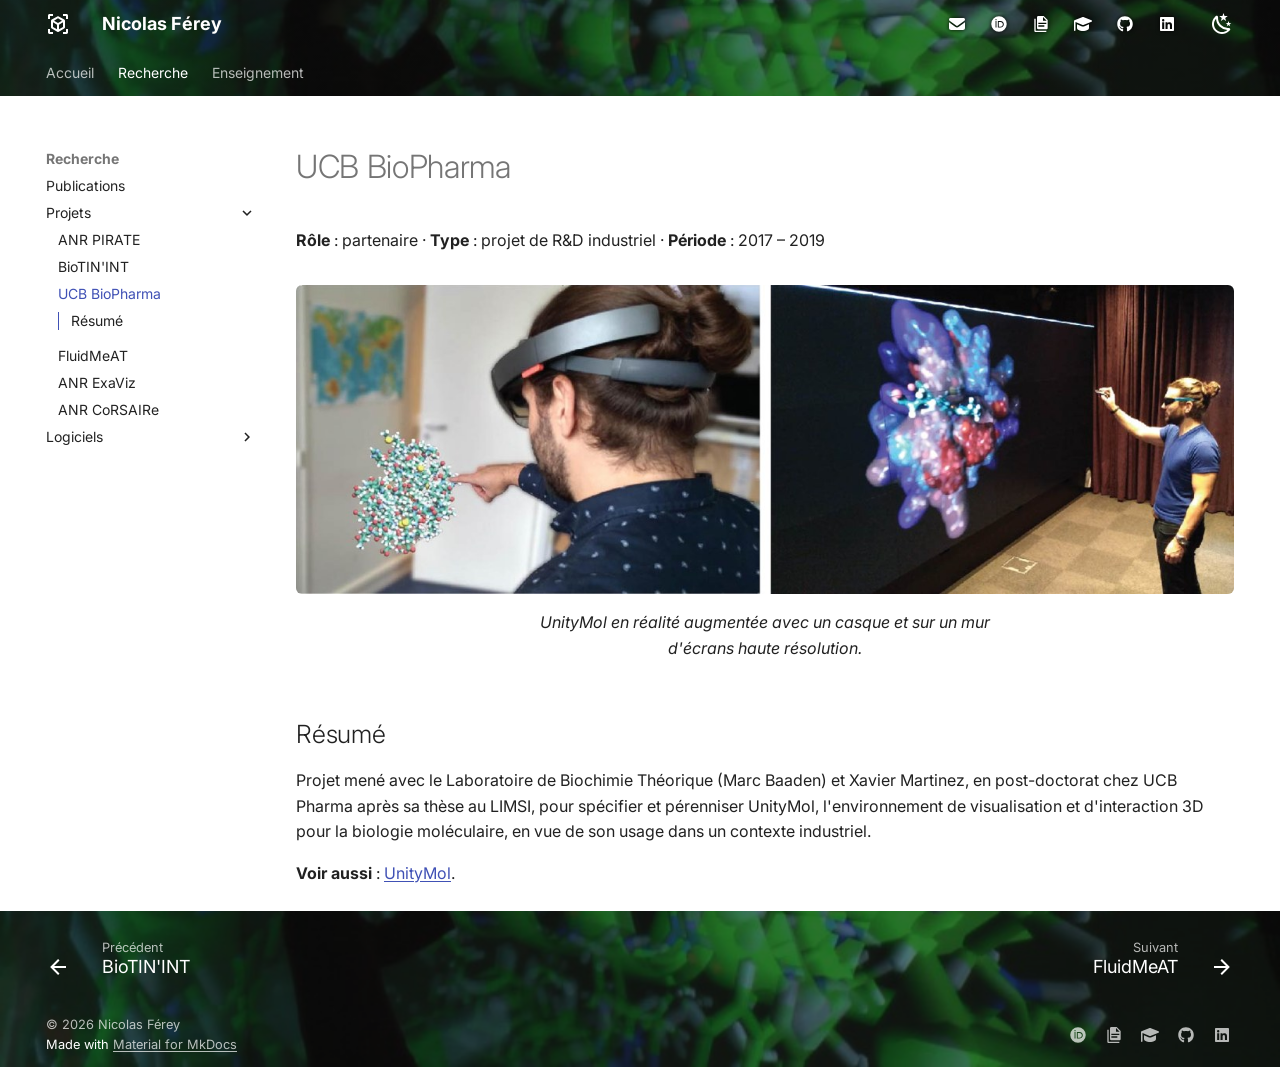
<file: projets/ucb-biopharma/index.html>
<!doctype html>
<html lang="fr" class="no-js">
  <head>
    
      <meta charset="utf-8">
      <meta name="viewport" content="width=device-width,initial-scale=1">
      
        <meta name="description" content="Maître de conférences en informatique, LISN / IUT d'Orsay — Université Paris-Saclay">
      
      
        <meta name="author" content="Nicolas Férey">
      
      
        <link rel="canonical" href="https://nicolasferey.github.io/projets/ucb-biopharma/">
      
      
        <link rel="prev" href="../biotinint/">
      
      
        <link rel="next" href="../fluidmeat/">
      
      
        
      
      
      <link rel="icon" href="../../assets/images/favicon.png">
      <meta name="generator" content="mkdocs-1.6.1, mkdocs-material-9.8.1">
    
    
      
        <title>UCB BioPharma - Nicolas Férey</title>
      
    
    
      <link rel="stylesheet" href="../../assets/stylesheets/main.57a0d79d.min.css">
      
        
        <link rel="stylesheet" href="../../assets/stylesheets/palette.fb2fffe2.min.css">
      
      


    
    
      
    
    
      
        
        
        <link rel="preconnect" href="https://fonts.gstatic.com" crossorigin>
        <link rel="stylesheet" href="https://fonts.googleapis.com/css?family=Inter:300,300i,400,400i,700,700i%7CJetBrains+Mono:400,400i,700,700i&display=fallback">
        <style>:root{--md-text-font:"Inter";--md-code-font:"JetBrains Mono"}</style>
      
    
    
      <link rel="stylesheet" href="../../stylesheets/extra.css">
    
    <script>__md_scope=new URL("../..",location),__md_hash=e=>[...e].reduce(((e,_)=>(e<<5)-e+_.charCodeAt(0)),0),__md_get=(e,_=localStorage,t=__md_scope)=>JSON.parse(_.getItem(t.pathname+"."+e)),__md_set=(e,_,t=localStorage,a=__md_scope)=>{try{t.setItem(a.pathname+"."+e,JSON.stringify(_))}catch(e){}}</script>
    
      

    
    
  </head>
  
  
    
    
      
    
    
    
    
    <body dir="ltr" data-md-color-scheme="default" data-md-color-primary="indigo" data-md-color-accent="teal">
  
    
    <input class="md-toggle" data-md-toggle="drawer" type="checkbox" id="__drawer" autocomplete="off">
    <input class="md-toggle" data-md-toggle="search" type="checkbox" id="__search" autocomplete="off">
    <label class="md-overlay" for="__drawer"></label>
    <div data-md-component="skip">
      
        
        <a href="#ucb-biopharma" class="md-skip">
          Aller au contenu
        </a>
      
    </div>
    <div data-md-component="announce">
      
    </div>
    
    
      

<header class="md-header" data-md-component="header">
  <nav class="md-header__inner md-grid" aria-label="En-tête">
    <a href="../.." title="Nicolas Férey" class="md-header__button md-logo" aria-label="Nicolas Férey" data-md-component="logo">
      
  
  <svg xmlns="http://www.w3.org/2000/svg" viewBox="0 0 24 24"><path d="M17 22v-2h3v-3h2v3.5c0 .39-.16.74-.46 1.04s-.65.46-1.04.46zM7 22H3.5c-.39 0-.74-.16-1.04-.46S2 20.89 2 20.5V17h2v3h3zM17 2h3.5c.39 0 .74.16 1.04.46s.46.65.46 1.04V7h-2V4h-3zM7 2v2H4v3H2V3.5c0-.39.16-.74.46-1.04S3.11 2 3.5 2zm6 15.25 4-2.3v-4.59l-4 2.3zm-1-6.33 4-2.29-4-2.35-4 2.35zm-5 4.03 4 2.3v-4.59l-4-2.3zm11.23-7.36c.5.32.77.75.77 1.32v6.32c0 .57-.27 1-.77 1.32l-5.48 3.18q-.75.48-1.5 0l-5.48-3.18c-.5-.32-.77-.75-.77-1.32V8.91c0-.57.27-1 .77-1.32l5.48-3.18c.25-.13.5-.19.75-.19s.5.06.75.19z"/></svg>

    </a>
    <label class="md-header__button md-icon" for="__drawer">
      
      <svg xmlns="http://www.w3.org/2000/svg" viewBox="0 0 24 24"><path d="M3 6h18v2H3zm0 5h18v2H3zm0 5h18v2H3z"/></svg>
    </label>
    <div class="md-header__title" data-md-component="header-title">
      <div class="md-header__ellipsis">
        <div class="md-header__topic">
          <span class="md-ellipsis">
            Nicolas Férey
          </span>
        </div>
        <div class="md-header__topic" data-md-component="header-topic">
          <span class="md-ellipsis">
            
              UCB BioPharma
            
          </span>
        </div>
      </div>
    </div>
    
      
        <form class="md-header__option" data-md-component="palette">
  
    
    
    
    <input class="md-option" data-md-color-media="(prefers-color-scheme: light)" data-md-color-scheme="default" data-md-color-primary="indigo" data-md-color-accent="teal"  aria-label="Passer en mode sombre"  type="radio" name="__palette" id="__palette_0">
    
      <label class="md-header__button md-icon" title="Passer en mode sombre" for="__palette_1" hidden>
        <svg xmlns="http://www.w3.org/2000/svg" viewBox="0 0 24 24"><path d="m17.75 4.09-2.53 1.94.91 3.06-2.63-1.81-2.63 1.81.91-3.06-2.53-1.94L12.44 4l1.06-3 1.06 3zm3.5 6.91-1.64 1.25.59 1.98-1.7-1.17-1.7 1.17.59-1.98L15.75 11l2.06-.05L18.5 9l.69 1.95zm-2.28 4.95c.83-.08 1.72 1.1 1.19 1.85-.32.45-.66.87-1.08 1.27C15.17 23 8.84 23 4.94 19.07c-3.91-3.9-3.91-10.24 0-14.14.4-.4.82-.76 1.27-1.08.75-.53 1.93.36 1.85 1.19-.27 2.86.69 5.83 2.89 8.02a9.96 9.96 0 0 0 8.02 2.89m-1.64 2.02a12.08 12.08 0 0 1-7.8-3.47c-2.17-2.19-3.33-5-3.49-7.82-2.81 3.14-2.7 7.96.31 10.98 3.02 3.01 7.84 3.12 10.98.31"/></svg>
      </label>
    
  
    
    
    
    <input class="md-option" data-md-color-media="(prefers-color-scheme: dark)" data-md-color-scheme="slate" data-md-color-primary="indigo" data-md-color-accent="teal"  aria-label="Passer en mode clair"  type="radio" name="__palette" id="__palette_1">
    
      <label class="md-header__button md-icon" title="Passer en mode clair" for="__palette_0" hidden>
        <svg xmlns="http://www.w3.org/2000/svg" viewBox="0 0 24 24"><path d="M12 7a5 5 0 0 1 5 5 5 5 0 0 1-5 5 5 5 0 0 1-5-5 5 5 0 0 1 5-5m0 2a3 3 0 0 0-3 3 3 3 0 0 0 3 3 3 3 0 0 0 3-3 3 3 0 0 0-3-3m0-7 2.39 3.42C13.65 5.15 12.84 5 12 5s-1.65.15-2.39.42zM3.34 7l4.16-.35A7.2 7.2 0 0 0 5.94 8.5c-.44.74-.69 1.5-.83 2.29zm.02 10 1.76-3.77a7.131 7.131 0 0 0 2.38 4.14zM20.65 7l-1.77 3.79a7.02 7.02 0 0 0-2.38-4.15zm-.01 10-4.14.36c.59-.51 1.12-1.14 1.54-1.86.42-.73.69-1.5.83-2.29zM12 22l-2.41-3.44c.74.27 1.55.44 2.41.44.82 0 1.63-.17 2.37-.44z"/></svg>
      </label>
    
  
</form>
      
    
    
      <script>var palette=__md_get("__palette");if(palette&&palette.color){if("(prefers-color-scheme)"===palette.color.media){var media=matchMedia("(prefers-color-scheme: light)"),input=document.querySelector(media.matches?"[data-md-color-media='(prefers-color-scheme: light)']":"[data-md-color-media='(prefers-color-scheme: dark)']");palette.color.media=input.getAttribute("data-md-color-media"),palette.color.scheme=input.getAttribute("data-md-color-scheme"),palette.color.primary=input.getAttribute("data-md-color-primary"),palette.color.accent=input.getAttribute("data-md-color-accent")}for(var[key,value]of Object.entries(palette.color))document.body.setAttribute("data-md-color-"+key,value)}</script>
    
    
    
    
  </nav>
  
</header>
    
    <div class="md-container" data-md-component="container">
      
      
        
          
            
<nav class="md-tabs" aria-label="Onglets" data-md-component="tabs">
  <div class="md-grid">
    <ul class="md-tabs__list">
      
        
  
  
  
  
    <li class="md-tabs__item">
      <a href="../.." class="md-tabs__link">
        
  
  
    
  
  Accueil

      </a>
    </li>
  

      
        
  
  
  
    
  
  
    
    
      <li class="md-tabs__item md-tabs__item--active">
        <a href="../../publications/" class="md-tabs__link">
          
  
  
    
  
  Recherche

        </a>
      </li>
    
  

      
        
  
  
  
  
    <li class="md-tabs__item">
      <a href="../../enseignement/" class="md-tabs__link">
        
  
  
    
  
  Enseignement

      </a>
    </li>
  

      
    </ul>
  </div>
</nav>
          
        
      
      <main class="md-main" data-md-component="main">
        <div class="md-main__inner md-grid">
          
            
              
              <div class="md-sidebar md-sidebar--primary" data-md-component="sidebar" data-md-type="navigation" >
                <div class="md-sidebar__scrollwrap">
                  <div class="md-sidebar__inner">
                    


  


  

<nav class="md-nav md-nav--primary md-nav--lifted md-nav--integrated" aria-label="Navigation" data-md-level="0">
  <label class="md-nav__title" for="__drawer">
    <a href="../.." title="Nicolas Férey" class="md-nav__button md-logo" aria-label="Nicolas Férey" data-md-component="logo">
      
  
  <svg xmlns="http://www.w3.org/2000/svg" viewBox="0 0 24 24"><path d="M17 22v-2h3v-3h2v3.5c0 .39-.16.74-.46 1.04s-.65.46-1.04.46zM7 22H3.5c-.39 0-.74-.16-1.04-.46S2 20.89 2 20.5V17h2v3h3zM17 2h3.5c.39 0 .74.16 1.04.46s.46.65.46 1.04V7h-2V4h-3zM7 2v2H4v3H2V3.5c0-.39.16-.74.46-1.04S3.11 2 3.5 2zm6 15.25 4-2.3v-4.59l-4 2.3zm-1-6.33 4-2.29-4-2.35-4 2.35zm-5 4.03 4 2.3v-4.59l-4-2.3zm11.23-7.36c.5.32.77.75.77 1.32v6.32c0 .57-.27 1-.77 1.32l-5.48 3.18q-.75.48-1.5 0l-5.48-3.18c-.5-.32-.77-.75-.77-1.32V8.91c0-.57.27-1 .77-1.32l5.48-3.18c.25-.13.5-.19.75-.19s.5.06.75.19z"/></svg>

    </a>
    Nicolas Férey
  </label>
  
  <ul class="md-nav__list" data-md-scrollfix>
    
      
      
  
  
  
  
    <li class="md-nav__item">
      <a href="../.." class="md-nav__link">
        
  
  
  <span class="md-ellipsis">
    
  
    Accueil
  

    
  </span>
  
  

      </a>
    </li>
  

    
      
      
  
  
    
  
  
  
    
    
      
        
      
        
      
        
      
    
    
    
      
        
        
      
      
    
    
    <li class="md-nav__item md-nav__item--active md-nav__item--section md-nav__item--nested">
      
        
        
        <input class="md-nav__toggle md-toggle " type="checkbox" id="__nav_2" checked>
        
          
          <label class="md-nav__link" for="__nav_2" id="__nav_2_label" tabindex="">
            
  
  
  <span class="md-ellipsis">
    
  
    Recherche
  

    
  </span>
  
  

            <span class="md-nav__icon md-icon"></span>
          </label>
        
        <nav class="md-nav" data-md-level="1" aria-labelledby="__nav_2_label" aria-expanded="true">
          <label class="md-nav__title" for="__nav_2">
            <span class="md-nav__icon md-icon"></span>
            
  
    Recherche
  

          </label>
          <ul class="md-nav__list" data-md-scrollfix>
            
              
                
  
  
  
  
    <li class="md-nav__item">
      <a href="../../publications/" class="md-nav__link">
        
  
  
  <span class="md-ellipsis">
    
  
    Publications
  

    
  </span>
  
  

      </a>
    </li>
  

              
            
              
                
  
  
    
  
  
  
    
    
      
        
          
        
      
        
      
        
      
        
      
        
      
        
      
        
      
    
    
    
      
      
    
    
    <li class="md-nav__item md-nav__item--active md-nav__item--nested">
      
        
        
        <input class="md-nav__toggle md-toggle " type="checkbox" id="__nav_2_2" checked>
        
          
          <div class="md-nav__link md-nav__container">
            <a href="../" class="md-nav__link ">
              
  
  
  <span class="md-ellipsis">
    
  
    Projets
  

    
  </span>
  
  

            </a>
            
              
              <label class="md-nav__link " for="__nav_2_2" id="__nav_2_2_label" tabindex="0">
                <span class="md-nav__icon md-icon"></span>
              </label>
            
          </div>
        
        <nav class="md-nav" data-md-level="2" aria-labelledby="__nav_2_2_label" aria-expanded="true">
          <label class="md-nav__title" for="__nav_2_2">
            <span class="md-nav__icon md-icon"></span>
            
  
    Projets
  

          </label>
          <ul class="md-nav__list" data-md-scrollfix>
            
              
            
              
                
  
  
  
  
    <li class="md-nav__item">
      <a href="../pirate/" class="md-nav__link">
        
  
  
  <span class="md-ellipsis">
    
  
    ANR PIRATE
  

    
  </span>
  
  

      </a>
    </li>
  

              
            
              
                
  
  
  
  
    <li class="md-nav__item">
      <a href="../biotinint/" class="md-nav__link">
        
  
  
  <span class="md-ellipsis">
    
  
    BioTIN'INT
  

    
  </span>
  
  

      </a>
    </li>
  

              
            
              
                
  
  
    
  
  
  
    <li class="md-nav__item md-nav__item--active">
      
      <input class="md-nav__toggle md-toggle" type="checkbox" id="__toc">
      
      
        
      
      
        <label class="md-nav__link md-nav__link--active" for="__toc">
          
  
  
  <span class="md-ellipsis">
    
  
    UCB BioPharma
  

    
  </span>
  
  

          <span class="md-nav__icon md-icon"></span>
        </label>
      
      <a href="./" class="md-nav__link md-nav__link--active">
        
  
  
  <span class="md-ellipsis">
    
  
    UCB BioPharma
  

    
  </span>
  
  

      </a>
      
        

<nav class="md-nav md-nav--secondary" aria-label="Table des matières">
  
  
  
    
  
  
    <label class="md-nav__title" for="__toc">
      <span class="md-nav__icon md-icon"></span>
      Table des matières
    </label>
    <ul class="md-nav__list" data-md-component="toc" data-md-scrollfix>
      
        <li class="md-nav__item">
  <a href="#resume" class="md-nav__link">
    <span class="md-ellipsis">
      
        Résumé
      
    </span>
  </a>
  
</li>
      
    </ul>
  
</nav>
      
    </li>
  

              
            
              
                
  
  
  
  
    <li class="md-nav__item">
      <a href="../fluidmeat/" class="md-nav__link">
        
  
  
  <span class="md-ellipsis">
    
  
    FluidMeAT
  

    
  </span>
  
  

      </a>
    </li>
  

              
            
              
                
  
  
  
  
    <li class="md-nav__item">
      <a href="../exaviz/" class="md-nav__link">
        
  
  
  <span class="md-ellipsis">
    
  
    ANR ExaViz
  

    
  </span>
  
  

      </a>
    </li>
  

              
            
              
                
  
  
  
  
    <li class="md-nav__item">
      <a href="../corsaire/" class="md-nav__link">
        
  
  
  <span class="md-ellipsis">
    
  
    ANR CoRSAIRe
  

    
  </span>
  
  

      </a>
    </li>
  

              
            
          </ul>
        </nav>
      
    </li>
  

              
            
              
                
  
  
  
  
    
    
      
        
          
        
      
        
      
        
      
    
    
    
      
      
    
    
    <li class="md-nav__item md-nav__item--nested">
      
        
        
        <input class="md-nav__toggle md-toggle " type="checkbox" id="__nav_2_3" >
        
          
          <div class="md-nav__link md-nav__container">
            <a href="../../logiciels/" class="md-nav__link ">
              
  
  
  <span class="md-ellipsis">
    
  
    Logiciels
  

    
  </span>
  
  

            </a>
            
              
              <label class="md-nav__link " for="__nav_2_3" id="__nav_2_3_label" tabindex="0">
                <span class="md-nav__icon md-icon"></span>
              </label>
            
          </div>
        
        <nav class="md-nav" data-md-level="2" aria-labelledby="__nav_2_3_label" aria-expanded="false">
          <label class="md-nav__title" for="__nav_2_3">
            <span class="md-nav__icon md-icon"></span>
            
  
    Logiciels
  

          </label>
          <ul class="md-nav__list" data-md-scrollfix>
            
              
            
              
                
  
  
  
  
    <li class="md-nav__item">
      <a href="../../logiciels/biospring/" class="md-nav__link">
        
  
  
  <span class="md-ellipsis">
    
  
    BioSpring
  

    
  </span>
  
  

      </a>
    </li>
  

              
            
              
                
  
  
  
  
    <li class="md-nav__item">
      <a href="../../logiciels/unitymol/" class="md-nav__link">
        
  
  
  <span class="md-ellipsis">
    
  
    UnityMol
  

    
  </span>
  
  

      </a>
    </li>
  

              
            
          </ul>
        </nav>
      
    </li>
  

              
            
          </ul>
        </nav>
      
    </li>
  

    
      
      
  
  
  
  
    <li class="md-nav__item">
      <a href="../../enseignement/" class="md-nav__link">
        
  
  
  <span class="md-ellipsis">
    
  
    Enseignement
  

    
  </span>
  
  

      </a>
    </li>
  

    
  </ul>
</nav>
                  </div>
                </div>
              </div>
            
            
          
          
            <div class="md-content" data-md-component="content">
              
              <article class="md-content__inner md-typeset">
                
                  



<h1 id="ucb-biopharma">UCB BioPharma<a class="headerlink" href="#ucb-biopharma" title="Permanent link">&para;</a></h1>
<p><strong>Rôle</strong> : partenaire · <strong>Type</strong> : projet de R&amp;D industriel · <strong>Période</strong> : 2017 – 2019</p>
<figure>
<p><img alt="UnityMol en réalité augmentée avec un casque et sur un mur d'écrans haute résolution." src="../../images/ucb-biopharma.jpg" /></p>
<figcaption>UnityMol en réalité augmentée avec un casque et sur un mur d'écrans haute résolution.</figcaption>
</figure>
<h2 id="resume">Résumé<a class="headerlink" href="#resume" title="Permanent link">&para;</a></h2>
<p>Projet mené avec le Laboratoire de Biochimie Théorique (Marc Baaden) et Xavier
Martinez, en post-doctorat chez UCB Pharma après sa thèse au LIMSI, pour spécifier
et pérenniser UnityMol, l'environnement de visualisation et d'interaction 3D pour la
biologie moléculaire, en vue de son usage dans un contexte industriel.</p>
<p><strong>Voir aussi</strong> : <a href="../../logiciels/unitymol/">UnityMol</a>.</p>












                
              </article>
            </div>
          
          
  <script>var tabs=__md_get("__tabs");if(Array.isArray(tabs))e:for(var set of document.querySelectorAll(".tabbed-set")){var labels=set.querySelector(".tabbed-labels");for(var tab of tabs)for(var label of labels.getElementsByTagName("label"))if(label.innerText.trim()===tab){var input=document.getElementById(label.htmlFor);input.checked=!0;continue e}}</script>

<script>var target=document.getElementById(location.hash.slice(1));target&&target.name&&(target.checked=target.name.startsWith("__tabbed_"))</script>
        </div>
        
          <button type="button" class="md-top md-icon" data-md-component="top" hidden>
  
  <svg xmlns="http://www.w3.org/2000/svg" viewBox="0 0 24 24"><path d="M13 20h-2V8l-5.5 5.5-1.42-1.42L12 4.16l7.92 7.92-1.42 1.42L13 8z"/></svg>
  Retour en haut de la page
</button>
        
      </main>
      
        <footer class="md-footer">
  
    
      
      <nav class="md-footer__inner md-grid" aria-label="Pied de page" >
        
          
          <a href="../biotinint/" class="md-footer__link md-footer__link--prev" aria-label="Précédent: BioTIN&#39;INT">
            <div class="md-footer__button md-icon">
              
              <svg xmlns="http://www.w3.org/2000/svg" viewBox="0 0 24 24"><path d="M20 11v2H8l5.5 5.5-1.42 1.42L4.16 12l7.92-7.92L13.5 5.5 8 11z"/></svg>
            </div>
            <div class="md-footer__title">
              <span class="md-footer__direction">
                Précédent
              </span>
              <div class="md-ellipsis">
                BioTIN'INT
              </div>
            </div>
          </a>
        
        
          
          <a href="../fluidmeat/" class="md-footer__link md-footer__link--next" aria-label="Suivant: FluidMeAT">
            <div class="md-footer__title">
              <span class="md-footer__direction">
                Suivant
              </span>
              <div class="md-ellipsis">
                FluidMeAT
              </div>
            </div>
            <div class="md-footer__button md-icon">
              
              <svg xmlns="http://www.w3.org/2000/svg" viewBox="0 0 24 24"><path d="M4 11v2h12l-5.5 5.5 1.42 1.42L19.84 12l-7.92-7.92L10.5 5.5 16 11z"/></svg>
            </div>
          </a>
        
      </nav>
    
  
  <div class="md-footer-meta md-typeset">
    <div class="md-footer-meta__inner md-grid">
      <div class="md-copyright">
  
    <div class="md-copyright__highlight">
      © 2026 Nicolas Férey
    </div>
  
  
    Made with
    <a href="https://squidfunk.github.io/mkdocs-material/" target="_blank" rel="noopener">
      Material for MkDocs
    </a>
  
</div>
      
        
<div class="md-social">
  
    
    
    
    
    <a href="https://orcid.org/0000-0002-7713-001X" target="_blank" rel="noopener" title="ORCID" class="md-social__link">
      <svg xmlns="http://www.w3.org/2000/svg" viewBox="0 0 512 512"><!--! Font Awesome Free 7.1.0 by @fontawesome - https://fontawesome.com License - https://fontawesome.com/license/free (Icons: CC BY 4.0, Fonts: SIL OFL 1.1, Code: MIT License) Copyright 2025 Fonticons, Inc.--><path d="M294.7 188.2h-45.9V342h47.5c67.6 0 83.1-51.3 83.1-76.9 0-41.6-26.5-76.9-84.7-76.9M256 8a248 248 0 1 0 0 496 248 248 0 1 0 0-496m-80.8 360.8h-29.8V161.3h29.8zM160.3 98.5a19.6 19.6 0 1 1 0 39.2 19.6 19.6 0 1 1 0-39.2M300 369h-81V161.3h80.6c76.7 0 110.4 54.8 110.4 103.9 0 53.3-41.7 103.9-110 103.9z"/></svg>
    </a>
  
    
    
    
    
    <a href="https://cv.hal.science/nicolas-ferey" target="_blank" rel="noopener" title="HAL" class="md-social__link">
      <svg xmlns="http://www.w3.org/2000/svg" viewBox="0 0 24 24"><path d="M4 4v18h16v2H4c-1.1 0-2-.9-2-2V4zm11 3h5.5L15 1.5zM8 0h8l6 6v12c0 1.11-.89 2-2 2H8a2 2 0 0 1-2-2V2c0-1.11.89-2 2-2m9 16v-2H8v2zm3-4v-2H8v2z"/></svg>
    </a>
  
    
    
    
    
    <a href="https://scholar.google.com/citations?user=lXethhQAAAAJ" target="_blank" rel="noopener" title="Google Scholar" class="md-social__link">
      <svg xmlns="http://www.w3.org/2000/svg" viewBox="0 0 576 512"><!--! Font Awesome Free 7.1.0 by @fontawesome - https://fontawesome.com License - https://fontawesome.com/license/free (Icons: CC BY 4.0, Fonts: SIL OFL 1.1, Code: MIT License) Copyright 2025 Fonticons, Inc.--><path d="m48 195.8 209.2 86.1c9.8 4 20.2 6.1 30.8 6.1s21-2.1 30.8-6.1l242.4-99.8c9-3.7 14.8-12.4 14.8-22.1s-5.8-18.4-14.8-22.1L318.8 38.1c-9.8-4-20.2-6.1-30.8-6.1s-21 2.1-30.8 6.1L14.8 137.9C5.8 141.6 0 150.3 0 160v296c0 13.3 10.7 24 24 24s24-10.7 24-24zm48 71.7V384c0 53 86 96 192 96s192-43 192-96V267.4l-142.9 58.9c-15.6 6.4-32.2 9.7-49.1 9.7s-33.5-3.3-49.1-9.7L96 267.4z"/></svg>
    </a>
  
    
    
    
    
    <a href="https://github.com/nicolasferey" target="_blank" rel="noopener" title="GitHub" class="md-social__link">
      <svg xmlns="http://www.w3.org/2000/svg" viewBox="0 0 512 512"><!--! Font Awesome Free 7.1.0 by @fontawesome - https://fontawesome.com License - https://fontawesome.com/license/free (Icons: CC BY 4.0, Fonts: SIL OFL 1.1, Code: MIT License) Copyright 2025 Fonticons, Inc.--><path d="M173.9 397.4c0 2-2.3 3.6-5.2 3.6-3.3.3-5.6-1.3-5.6-3.6 0-2 2.3-3.6 5.2-3.6 3-.3 5.6 1.3 5.6 3.6m-31.1-4.5c-.7 2 1.3 4.3 4.3 4.9 2.6 1 5.6 0 6.2-2s-1.3-4.3-4.3-5.2c-2.6-.7-5.5.3-6.2 2.3m44.2-1.7c-2.9.7-4.9 2.6-4.6 4.9.3 2 2.9 3.3 5.9 2.6 2.9-.7 4.9-2.6 4.6-4.6-.3-1.9-3-3.2-5.9-2.9M252.8 8C114.1 8 8 113.3 8 252c0 110.9 69.8 205.8 169.5 239.2 12.8 2.3 17.3-5.6 17.3-12.1 0-6.2-.3-40.4-.3-61.4 0 0-70 15-84.7-29.8 0 0-11.4-29.1-27.8-36.6 0 0-22.9-15.7 1.6-15.4 0 0 24.9 2 38.6 25.8 21.9 38.6 58.6 27.5 72.9 20.9 2.3-16 8.8-27.1 16-33.7-55.9-6.2-112.3-14.3-112.3-110.5 0-27.5 7.6-41.3 23.6-58.9-2.6-6.5-11.1-33.3 2.6-67.9 20.9-6.5 69 27 69 27 20-5.6 41.5-8.5 62.8-8.5s42.8 2.9 62.8 8.5c0 0 48.1-33.6 69-27 13.7 34.7 5.2 61.4 2.6 67.9 16 17.7 25.8 31.5 25.8 58.9 0 96.5-58.9 104.2-114.8 110.5 9.2 7.9 17 22.9 17 46.4 0 33.7-.3 75.4-.3 83.6 0 6.5 4.6 14.4 17.3 12.1C436.2 457.8 504 362.9 504 252 504 113.3 391.5 8 252.8 8M105.2 352.9c-1.3 1-1 3.3.7 5.2 1.6 1.6 3.9 2.3 5.2 1 1.3-1 1-3.3-.7-5.2-1.6-1.6-3.9-2.3-5.2-1m-10.8-8.1c-.7 1.3.3 2.9 2.3 3.9 1.6 1 3.6.7 4.3-.7.7-1.3-.3-2.9-2.3-3.9-2-.6-3.6-.3-4.3.7m32.4 35.6c-1.6 1.3-1 4.3 1.3 6.2 2.3 2.3 5.2 2.6 6.5 1 1.3-1.3.7-4.3-1.3-6.2-2.2-2.3-5.2-2.6-6.5-1m-11.4-14.7c-1.6 1-1.6 3.6 0 5.9s4.3 3.3 5.6 2.3c1.6-1.3 1.6-3.9 0-6.2-1.4-2.3-4-3.3-5.6-2"/></svg>
    </a>
  
    
    
    
    
    <a href="https://www.linkedin.com/in/nicolas-ferey-67473118/" target="_blank" rel="noopener" title="LinkedIn" class="md-social__link">
      <svg xmlns="http://www.w3.org/2000/svg" viewBox="0 0 448 512"><!--! Font Awesome Free 7.1.0 by @fontawesome - https://fontawesome.com License - https://fontawesome.com/license/free (Icons: CC BY 4.0, Fonts: SIL OFL 1.1, Code: MIT License) Copyright 2025 Fonticons, Inc.--><path d="M416 32H31.9C14.3 32 0 46.5 0 64.3v383.4C0 465.5 14.3 480 31.9 480H416c17.6 0 32-14.5 32-32.3V64.3c0-17.8-14.4-32.3-32-32.3M135.4 416H69V202.2h66.5V416zM102.2 96a38.5 38.5 0 1 1 0 77 38.5 38.5 0 1 1 0-77m282.1 320h-66.4V312c0-24.8-.5-56.7-34.5-56.7-34.6 0-39.9 27-39.9 54.9V416h-66.4V202.2h63.7v29.2h.9c8.9-16.8 30.6-34.5 62.9-34.5 67.2 0 79.7 44.3 79.7 101.9z"/></svg>
    </a>
  
</div>
      
    </div>
  </div>
</footer>
      
    </div>
    <div class="md-dialog" data-md-component="dialog">
      <div class="md-dialog__inner md-typeset"></div>
    </div>
    
    
    
      
      
      <script id="__config" type="application/json">{"annotate": null, "base": "../..", "features": ["navigation.tabs", "navigation.indexes", "navigation.top", "navigation.footer", "content.tabs.link", "toc.integrate"], "search": "../../assets/javascripts/workers/search.a7633da7.min.js", "tags": null, "translations": {"clipboard.copied": "Copi\u00e9 dans le presse-papier", "clipboard.copy": "Copier dans le presse-papier", "search.result.more.one": "1 de plus sur cette page", "search.result.more.other": "# de plus sur cette page", "search.result.none": "Aucun document trouv\u00e9", "search.result.one": "1 document trouv\u00e9", "search.result.other": "# documents trouv\u00e9s", "search.result.placeholder": "Taper pour d\u00e9marrer la recherche", "search.result.term.missing": "Non trouv\u00e9", "select.version": "S\u00e9lectionner la version"}, "version": null}</script>
    
    
      <script src="../../assets/javascripts/bundle.a5f9d56c.min.js"></script>
      
        <script src="../../javascripts/mail.js"></script>
      
        <script src="../../javascripts/header.js"></script>
      
        <script src="../../javascripts/a11y.js"></script>
      
    
  </body>
</html>
</file>
<file: stylesheets/extra.css>
.hero { padding: 1.5rem 0 1rem; }
.hero h1 { font-weight: 700; margin-bottom: .2rem; }
.hero .subtitle { font-size: 1.1rem; opacity: .8; margin-top: 0; }
.md-typeset .grid.cards > ul > li { border-radius: .6rem; }
.todo { background: var(--md-accent-fg-color--transparent); padding: 0 .3em; border-radius: .2em; }
.icon-links { display: flex; gap: 1rem; margin-top: .6rem; font-size: 1.4rem; }
.icon-links a { color: var(--md-default-fg-color); }
.icon-links a:hover { color: var(--md-accent-fg-color); }
.md-typeset .grid.cards.stats > ul { grid-template-columns: repeat(auto-fit, minmax(9rem, 1fr)); }
.md-typeset .grid.cards.stats > ul > li { text-align: center; }
.md-typeset .grid.cards.stats strong { display: block; font-size: 1.8rem; color: var(--md-typeset-a-color); }
.pubtype { display: inline-block; min-width: 6.5em; font-size: .7rem; padding: 0 .4em; margin-right: .3em; border-radius: .2em; text-align: center; background: var(--md-accent-fg-color--transparent); color: var(--md-default-fg-color); }

/* Image d'illustration des pages projet et logiciel */
.md-typeset figure img {
  max-height: 380px;
  width: auto;
  border-radius: 6px;
}

/* Bandeau : image du profil LinkedIn sous l'en-tête et les onglets, raccordée entre les deux */
.md-header,
.md-tabs {
  background-color: #0b1a0f;
  background-image: linear-gradient(rgba(0, 0, 0, .55), rgba(0, 0, 0, .55)), url("../images/bandeau.jpg");
  background-size: 100vw auto;
  background-repeat: no-repeat;
  /* Fond fixé sur la fenêtre : l'image continue d'un bandeau à l'autre quelles que soient leurs hauteurs */
  background-attachment: fixed;
  background-position: center calc(2.4rem - 12.4vw);
}

/* Accessibilité (WCAG 2.1 AA) */
/* Liens repérables autrement que par la couleur dans le texte */
.md-typeset p a, .md-typeset li a, .md-typeset td a, .md-typeset .admonition a, .md-copyright a {
  text-decoration: underline;
  text-underline-offset: .15em;
}
.md-typeset .icon-links a { text-decoration: none; }
/* Contraste suffisant du pied de page */
.md-copyright, .md-copyright a { color: #fff; }
/* Focus clavier bien visible sur fond clair comme sur fond sombre (anneau noir et blanc) */
:focus-visible {
  outline: 2px solid #000 !important;
  outline-offset: 2px;
  box-shadow: 0 0 0 4px #fff !important;
}

/* Pied de page : partie basse de la même photo que le bandeau, contenu conservé */
.md-footer {
  background-color: #0b1a0f;
  background-image: linear-gradient(rgba(0, 0, 0, .55), rgba(0, 0, 0, .55)), url("../images/bandeau.jpg");
  background-size: cover;
  background-position: center bottom;
}
.md-footer-meta { background-color: transparent; }

/* Icônes de contact dans l'en-tête, à gauche du bouton de mode sombre */
.header-icons { display: flex; align-items: center; align-self: center; gap: .5rem; margin: 0 .4rem; }
.header-icons a { color: #fff; display: flex; align-items: center; height: 1.2rem; filter: drop-shadow(0 0 2px #000); }
.header-icons .twemoji { display: flex; align-items: center; height: 1.2rem; }
.header-icons svg { width: .9rem; height: .9rem; fill: currentColor; }
.header-icons a:hover { opacity: .8; }
@media screen and (max-width: 30em) { .header-icons { display: none; } }
</file>
<file: assets/stylesheets/main.57a0d79d.min.css>
@charset "UTF-8";html{box-sizing:border-box;-webkit-text-size-adjust:none;-moz-text-size-adjust:none;text-size-adjust:none}*,:after,:before{box-sizing:inherit}@media(prefers-reduced-motion){*,:after,:before{transition:none!important}}body{margin:0;-webkit-font-smoothing:antialiased;-moz-osx-font-smoothing:grayscale;--md-text-font-family:var(--md-text-font, _),
    -apple-system, BlinkMacSystemFont, Helvetica, Arial, sans-serif;--md-code-font-family:var(--md-code-font, _),
    SFMono-Regular, Consolas, Menlo, monospace}.md-typeset code:not(.focus-visible),a,button,input,label{-webkit-tap-highlight-color:transparent}a{color:inherit;text-decoration:none}hr{box-sizing:initial;display:block;height:.05rem;padding:0;overflow:visible;border:0}small{font-size:80%}sub,sup{line-height:1em}img{border-style:none}table{border-spacing:0;border-collapse:initial}td,th{font-weight:400;vertical-align:top}button{padding:0;margin:0;font-family:inherit;font-size:inherit;background:#0000;border:0}input{border:0;outline:none}:root{--md-primary-fg-color:#4051b5;--md-primary-fg-color--light:#5d6cc0;--md-primary-fg-color--dark:#303fa1;--md-primary-bg-color:#fff;--md-primary-bg-color--light:#ffffffb3;--md-accent-fg-color:#526cfe;--md-accent-fg-color--transparent:#526cfe1a;--md-accent-bg-color:#fff;--md-accent-bg-color--light:#ffffffb3;--md-typeset-table-sort-icon:url("data:image/svg+xml;charset=utf-8,<svg xmlns='http://www.w3.org/2000/svg' viewBox='0 0 24 24'><path d='m18 21-4-4h3V7h-3l4-4 4 4h-3v10h3M2 19v-2h10v2M2 13v-2h7v2M2 7V5h4v2z'/></svg>");--md-typeset-table-sort-icon--asc:url("data:image/svg+xml;charset=utf-8,<svg xmlns='http://www.w3.org/2000/svg' viewBox='0 0 24 24'><path d='M19 17h3l-4 4-4-4h3V3h2M2 17h10v2H2M6 5v2H2V5m0 6h7v2H2z'/></svg>");--md-typeset-table-sort-icon--desc:url("data:image/svg+xml;charset=utf-8,<svg xmlns='http://www.w3.org/2000/svg' viewBox='0 0 24 24'><path d='M19 7h3l-4-4-4 4h3v14h2M2 17h10v2H2M6 5v2H2V5m0 6h7v2H2z'/></svg>")}[data-md-color-scheme=default]{color-scheme:light}[data-md-color-scheme=default] img[src$="#gh-dark-mode-only"],[data-md-color-scheme=default] img[src$="#only-dark"]{display:none}:root,[data-md-color-scheme=default]{--md-hue:225deg;--md-default-fg-color:#000000de;--md-default-fg-color--light:#0000008a;--md-default-fg-color--lighter:#00000052;--md-default-fg-color--lightest:#00000012;--md-default-bg-color:#fff;--md-default-bg-color--light:#ffffffb3;--md-default-bg-color--lighter:#ffffff4d;--md-default-bg-color--lightest:#ffffff1f;--md-code-fg-color:#36464e;--md-code-bg-color:#f5f5f5;--md-code-bg-color--light:#f5f5f5b3;--md-code-bg-color--lighter:#f5f5f54d;--md-code-hl-color:#4287ff;--md-code-hl-color--light:#4287ff1a;--md-code-hl-number-color:#d52a2a;--md-code-hl-special-color:#db1457;--md-code-hl-function-color:#a846b9;--md-code-hl-constant-color:#6e59d9;--md-code-hl-keyword-color:#3f6ec6;--md-code-hl-string-color:#1c7d4d;--md-code-hl-name-color:var(--md-code-fg-color);--md-code-hl-operator-color:var(--md-default-fg-color--light);--md-code-hl-punctuation-color:var(--md-default-fg-color--light);--md-code-hl-comment-color:var(--md-default-fg-color--light);--md-code-hl-generic-color:var(--md-default-fg-color--light);--md-code-hl-variable-color:var(--md-default-fg-color--light);--md-typeset-color:var(--md-default-fg-color);--md-typeset-a-color:var(--md-primary-fg-color);--md-typeset-del-color:#f5503d26;--md-typeset-ins-color:#0bd57026;--md-typeset-kbd-color:#fafafa;--md-typeset-kbd-accent-color:#fff;--md-typeset-kbd-border-color:#b8b8b8;--md-typeset-mark-color:#ffff0080;--md-typeset-table-color:#0000001f;--md-typeset-table-color--light:#00000009;--md-admonition-fg-color:var(--md-default-fg-color);--md-admonition-bg-color:var(--md-default-bg-color);--md-warning-fg-color:#000000de;--md-warning-bg-color:#ff9;--md-footer-fg-color:#fff;--md-footer-fg-color--light:#ffffffb3;--md-footer-fg-color--lighter:#ffffff73;--md-footer-bg-color:#000000de;--md-footer-bg-color--dark:#00000052;--md-shadow-z1:0 0.2rem 0.5rem #0000000d,
    0 0 0.05rem #0000001a;--md-shadow-z2:0 0.2rem 0.5rem #0000001a,
    0 0 0.05rem #00000040;--md-shadow-z3:0 0.2rem 0.5rem #0003,
    0 0 0.05rem #00000059}.md-icon svg{display:block;width:1.2rem;height:1.2rem;fill:currentcolor}aside,body,input{font-family:var(--md-text-font-family);font-feature-settings:"kern","liga";color:var(--md-typeset-color)}code,kbd,pre{font-family:var(--md-code-font-family);font-feature-settings:"kern"}.md-typeset{font-size:.8rem;line-height:1.6;overflow-wrap:break-word;-webkit-print-color-adjust:exact;color-adjust:exact}@media print{.md-typeset{font-size:.68rem}.md-typeset code,.md-typeset kbd,.md-typeset pre{white-space:pre-wrap}}.md-typeset blockquote,.md-typeset dl,.md-typeset figure,.md-typeset ol,.md-typeset pre,.md-typeset ul{margin-top:1em;margin-bottom:1em}.md-typeset h1{margin:0 0 1.25em;font-size:2em;line-height:1.3;color:var(--md-default-fg-color--light)}.md-typeset h1,.md-typeset h2{font-weight:300;letter-spacing:-.01em}.md-typeset h2{margin:1.6em 0 .64em;font-size:1.5625em;line-height:1.4}.md-typeset h3{margin:1.6em 0 .8em;font-size:1.25em;font-weight:400;line-height:1.5;letter-spacing:-.01em}.md-typeset h2+h3{margin-top:.8em}.md-typeset h4{margin:1em 0;font-weight:700;letter-spacing:-.01em}.md-typeset h5,.md-typeset h6{margin:1.25em 0;font-size:.8em;font-weight:700;color:var(--md-default-fg-color--light);letter-spacing:-.01em}.md-typeset h5{text-transform:uppercase}.md-typeset h5 code{text-transform:none}.md-typeset hr{display:flow-root;margin:1.5em 0;border-bottom:.05rem solid var(--md-default-fg-color--lightest)}.md-typeset a{color:var(--md-typeset-a-color);word-break:break-word}.md-typeset a,.md-typeset a:before{transition:color 125ms}.md-typeset a:focus,.md-typeset a:hover{color:var(--md-accent-fg-color)}.md-typeset a:focus code,.md-typeset a:hover code{color:var(--md-accent-fg-color);background-color:var(--md-accent-fg-color--transparent)}.md-typeset a code{color:var(--md-typeset-a-color)}.md-typeset a.focus-visible{outline-color:var(--md-accent-fg-color);outline-offset:.2rem}.md-typeset code,.md-typeset kbd,.md-typeset pre{font-variant-ligatures:none;color:var(--md-code-fg-color);direction:ltr;transition:background-color 125ms}.md-typeset code{padding:0 .2941176471em;font-size:.85em;word-break:break-word;background-color:var(--md-code-bg-color);border-radius:.1rem;-webkit-box-decoration-break:clone;box-decoration-break:clone;transition:color 125ms,background-color 125ms}.md-typeset code:not(.focus-visible){outline:none}.md-typeset pre{position:relative;display:flow-root;line-height:1.4}.md-typeset pre>code{display:block;padding:.7720588235em 1.1764705882em;margin:0;overflow:auto;word-break:normal;touch-action:auto;scrollbar-color:var(--md-default-fg-color--lighter) #0000;scrollbar-width:thin;outline-color:var(--md-accent-fg-color);box-shadow:none;-webkit-box-decoration-break:slice;box-decoration-break:slice}.md-typeset pre>code:hover{scrollbar-color:var(--md-accent-fg-color) #0000}.md-typeset pre>code::-webkit-scrollbar{width:.2rem;height:.2rem}.md-typeset pre>code::-webkit-scrollbar-thumb{background-color:var(--md-default-fg-color--lighter)}.md-typeset pre>code::-webkit-scrollbar-thumb:hover{background-color:var(--md-accent-fg-color)}.md-typeset kbd{display:inline-block;padding:0 .6666666667em;font-size:.75em;color:var(--md-default-fg-color);word-break:break-word;vertical-align:text-top;background-color:var(--md-typeset-kbd-color);border-radius:.1rem;box-shadow:0 .1rem 0 .05rem var(--md-typeset-kbd-border-color),0 .1rem 0 var(--md-typeset-kbd-border-color),0 -.1rem .2rem var(--md-typeset-kbd-accent-color) inset}.md-typeset mark{color:inherit;word-break:break-word;background-color:var(--md-typeset-mark-color);-webkit-box-decoration-break:clone;box-decoration-break:clone}.md-typeset abbr{text-decoration:none;cursor:help}.md-typeset [data-preview],.md-typeset abbr{border-bottom:.05rem dotted var(--md-default-fg-color--light)}.md-typeset small{opacity:.75}[dir=ltr] .md-typeset sub,[dir=ltr] .md-typeset sup{margin-left:.078125em}[dir=rtl] .md-typeset sub,[dir=rtl] .md-typeset sup{margin-right:.078125em}[dir=ltr] .md-typeset blockquote{padding-left:.6rem;border-left:.2rem solid var(--md-default-fg-color--lighter)}[dir=rtl] .md-typeset blockquote{padding-right:.6rem;border-right:.2rem solid var(--md-default-fg-color--lighter)}.md-typeset blockquote{margin-left:0;margin-right:0;color:var(--md-default-fg-color--light)}.md-typeset ul{list-style-type:disc}.md-typeset ul[type]{list-style-type:revert-layer}[dir=ltr] .md-typeset ol,[dir=ltr] .md-typeset ol li ol,[dir=ltr] .md-typeset ol li ul,[dir=ltr] .md-typeset ul,[dir=ltr] .md-typeset ul li ol,[dir=ltr] .md-typeset ul li ul{margin-left:.625em}[dir=rtl] .md-typeset ol,[dir=rtl] .md-typeset ol li ol,[dir=rtl] .md-typeset ol li ul,[dir=rtl] .md-typeset ul,[dir=rtl] .md-typeset ul li ol,[dir=rtl] .md-typeset ul li ul{margin-right:.625em}.md-typeset ol,.md-typeset ul{padding:0}.md-typeset ol:not([hidden]),.md-typeset ul:not([hidden]){display:flow-root}.md-typeset ol ol,.md-typeset ul ol{list-style-type:lower-alpha}.md-typeset ol ol ol,.md-typeset ul ol ol{list-style-type:lower-roman}.md-typeset ol ol ol ol,.md-typeset ul ol ol ol{list-style-type:upper-alpha}.md-typeset ol ol ol ol ol,.md-typeset ul ol ol ol ol{list-style-type:upper-roman}.md-typeset ol[type],.md-typeset ul[type]{list-style-type:revert-layer}[dir=ltr] .md-typeset ol li,[dir=ltr] .md-typeset ul li{margin-left:1.25em}[dir=rtl] .md-typeset ol li,[dir=rtl] .md-typeset ul li{margin-right:1.25em}.md-typeset ol li,.md-typeset ul li{margin-bottom:.5em}.md-typeset ol li blockquote,.md-typeset ol li p,.md-typeset ul li blockquote,.md-typeset ul li p{margin:.5em 0}.md-typeset ol li:last-child,.md-typeset ul li:last-child{margin-bottom:0}.md-typeset ol li ol,.md-typeset ol li ul,.md-typeset ul li ol,.md-typeset ul li ul{margin-top:.5em;margin-bottom:.5em}[dir=ltr] .md-typeset dd{margin-left:1.875em}[dir=rtl] .md-typeset dd{margin-right:1.875em}.md-typeset dd{margin-top:1em;margin-bottom:1.5em}.md-typeset img,.md-typeset svg,.md-typeset video{max-width:100%;height:auto}.md-typeset img[align=left]{margin:1em 1em 1em 0}.md-typeset img[align=right]{margin:1em 0 1em 1em}.md-typeset img[align]:only-child{margin-top:0}.md-typeset figure{display:flow-root;width:fit-content;max-width:100%;margin:1em auto;text-align:center}.md-typeset figure img{display:block;margin:0 auto}.md-typeset figcaption{max-width:24rem;margin:1em auto;font-style:italic}.md-typeset iframe{max-width:100%}.md-typeset table:not([class]){display:inline-block;max-width:100%;overflow:auto;font-size:.64rem;touch-action:auto;background-color:var(--md-default-bg-color);border:.05rem solid var(--md-typeset-table-color);border-radius:.1rem}@media print{.md-typeset table:not([class]){display:table}}.md-typeset table:not([class])+*{margin-top:1.5em}.md-typeset table:not([class]) td>:first-child,.md-typeset table:not([class]) th>:first-child{margin-top:0}.md-typeset table:not([class]) td>:last-child,.md-typeset table:not([class]) th>:last-child{margin-bottom:0}.md-typeset table:not([class]) td:not([align]),.md-typeset table:not([class]) th:not([align]){text-align:left}[dir=rtl] .md-typeset table:not([class]) td:not([align]),[dir=rtl] .md-typeset table:not([class]) th:not([align]){text-align:right}.md-typeset table:not([class]) th{min-width:5rem;padding:.9375em 1.25em;font-weight:700;vertical-align:top}.md-typeset table:not([class]) td{padding:.9375em 1.25em;vertical-align:top;border-top:.05rem solid var(--md-typeset-table-color)}.md-typeset table:not([class]) tbody tr{transition:background-color 125ms}.md-typeset table:not([class]) tbody tr:hover{background-color:var(--md-typeset-table-color--light);box-shadow:0 .05rem 0 var(--md-default-bg-color) inset}.md-typeset table:not([class]) a{word-break:normal}.md-typeset table th[role=columnheader]{cursor:pointer}[dir=ltr] .md-typeset table th[role=columnheader]:after{margin-left:.5em}[dir=rtl] .md-typeset table th[role=columnheader]:after{margin-right:.5em}.md-typeset table th[role=columnheader]:after{display:inline-block;width:1.2em;height:1.2em;vertical-align:text-bottom;content:"";-webkit-mask-image:var(--md-typeset-table-sort-icon);mask-image:var(--md-typeset-table-sort-icon);-webkit-mask-repeat:no-repeat;mask-repeat:no-repeat;-webkit-mask-size:contain;mask-size:contain;transition:background-color 125ms}.md-typeset table th[role=columnheader]:hover:after{background-color:var(--md-default-fg-color--lighter)}.md-typeset table th[role=columnheader][aria-sort=ascending]:after{background-color:var(--md-default-fg-color--light);-webkit-mask-image:var(--md-typeset-table-sort-icon--asc);mask-image:var(--md-typeset-table-sort-icon--asc)}.md-typeset table th[role=columnheader][aria-sort=descending]:after{background-color:var(--md-default-fg-color--light);-webkit-mask-image:var(--md-typeset-table-sort-icon--desc);mask-image:var(--md-typeset-table-sort-icon--desc)}.md-typeset__scrollwrap{margin:1em -.8rem;overflow-x:auto;touch-action:auto}.md-typeset__table{display:inline-block;padding:0 .8rem;margin-bottom:.5em}@media print{.md-typeset__table{display:block}}html .md-typeset__table table{display:table;width:100%;margin:0;overflow:hidden}@media screen and (max-width:44.984375em){.md-content__inner>pre{margin:1em -.8rem}.md-content__inner>pre code{border-radius:0}}.md-typeset .md-author{position:relative;display:block;flex-shrink:0;width:1.6rem;height:1.6rem;overflow:hidden;border-radius:100%;transition:color 125ms,transform 125ms}.md-typeset .md-author img{display:block}.md-typeset .md-author--more{font-size:.6rem;font-weight:700;line-height:1.6rem;color:var(--md-default-fg-color--lighter);text-align:center;background:var(--md-default-fg-color--lightest)}.md-typeset .md-author--long{width:2.4rem;height:2.4rem}.md-typeset a.md-author{transform:scale(1)}.md-typeset a.md-author img{filter:grayscale(100%) opacity(75%);border-radius:100%;transition:filter 125ms}.md-typeset a.md-author:focus,.md-typeset a.md-author:hover{z-index:1;transform:scale(1.1)}.md-typeset a.md-author:focus img,.md-typeset a.md-author:hover img{filter:grayscale(0)}.md-banner{overflow:auto;color:var(--md-footer-fg-color);background-color:var(--md-footer-bg-color)}@media print{.md-banner{display:none}}.md-banner--warning{color:var(--md-warning-fg-color);background-color:var(--md-warning-bg-color)}.md-banner__inner{padding:0 .8rem;margin:.6rem auto;font-size:.7rem}[dir=ltr] .md-banner__button{float:right}[dir=rtl] .md-banner__button{float:left}.md-banner__button{color:inherit;cursor:pointer;transition:opacity .25s}.no-js .md-banner__button{display:none}.md-banner__button:hover{opacity:.7}html{height:100%;overflow-x:hidden;font-size:125%}@media screen and (min-width:100em){html{font-size:137.5%}}@media screen and (min-width:125em){html{font-size:150%}}body{position:relative;display:flex;flex-direction:column;width:100%;min-height:100%;font-size:.5rem;background-color:var(--md-default-bg-color)}@media print{body{display:block}}@media screen and (max-width:59.984375em){body[data-md-scrolllock]{position:fixed}}.md-grid{max-width:61rem;margin-left:auto;margin-right:auto}.md-container{display:flex;flex-grow:1;flex-direction:column}@media print{.md-container{display:block}}.md-main{flex-grow:1}.md-main__inner{display:flex;height:100%;margin-top:1.5rem}.md-ellipsis{overflow:hidden;text-overflow:ellipsis}.md-toggle{display:none}.md-option{position:absolute;width:0;height:0;opacity:0}.md-option:checked+label:not([hidden]){display:block}.md-option.focus-visible+label{outline-style:auto;outline-color:var(--md-accent-fg-color)}.md-skip{position:fixed;z-index:-1;padding:.3rem .5rem;margin:.5rem;font-size:.64rem;color:var(--md-default-bg-color);background-color:var(--md-default-fg-color);border-radius:.1rem;outline-color:var(--md-accent-fg-color);opacity:0;transform:translateY(.4rem)}.md-skip:focus{z-index:10;opacity:1;transition:transform .25s cubic-bezier(.4,0,.2,1),opacity 175ms 75ms;transform:translateY(0)}@page{margin:25mm}:root{--md-clipboard-icon:url("data:image/svg+xml;charset=utf-8,<svg xmlns='http://www.w3.org/2000/svg' viewBox='0 0 24 24'><path d='M19 21H8V7h11m0-2H8a2 2 0 0 0-2 2v14a2 2 0 0 0 2 2h11a2 2 0 0 0 2-2V7a2 2 0 0 0-2-2m-3-4H4a2 2 0 0 0-2 2v14h2V3h12z'/></svg>");--md-code-select-icon:url("data:image/svg+xml;charset=utf-8,<svg xmlns='http://www.w3.org/2000/svg' viewBox='0 0 24 24'><path d='M19 19h-4v2h4c1.1 0 2-.9 2-2v-4h-2m0-12h-4v2h4v4h2V5c0-1.1-.9-2-2-2M5 5h4V3H5c-1.1 0-2 .9-2 2v4h2m0 6H3v4c0 1.1.9 2 2 2h4v-2H5zm2-4h2v2H7zm4 0h2v2h-2zm4 0h2v2h-2zM7 7h2v2H7zm4 0h2v2h-2zm4 0h2v2h-2zm-8 8h2v2H7zm4 0h2v2h-2zm4 0h2v2h-2z'/></svg>");--md-code-copy-icon:url("data:image/svg+xml;charset=utf-8,<svg xmlns='http://www.w3.org/2000/svg' viewBox='0 0 24 24'><path d='M19 21H8V7h11m0-2H8a2 2 0 0 0-2 2v14a2 2 0 0 0 2 2h11a2 2 0 0 0 2-2V7a2 2 0 0 0-2-2m-3-4H4a2 2 0 0 0-2 2v14h2V3h12z'/></svg>")}.md-clipboard{z-index:1;width:1.5em;height:1.5em;color:var(--md-default-fg-color--lightest);cursor:pointer;border-radius:.1rem;outline-color:var(--md-accent-fg-color);outline-offset:.1rem;transition:color .25s}@media print{.md-clipboard{display:none}}.md-clipboard:not(.focus-visible){outline:none;-webkit-tap-highlight-color:transparent}:hover>.md-clipboard{color:var(--md-default-fg-color--light)}.md-clipboard:focus,.md-clipboard:hover{color:var(--md-accent-fg-color)}.md-clipboard:after{display:block;width:1.125em;height:1.125em;margin:0 auto;content:"";background-color:currentcolor;-webkit-mask-image:var(--md-clipboard-icon);mask-image:var(--md-clipboard-icon);-webkit-mask-repeat:no-repeat;mask-repeat:no-repeat;-webkit-mask-position:center;mask-position:center;-webkit-mask-size:contain;mask-size:contain}.md-clipboard--inline{cursor:pointer}.md-clipboard--inline code{transition:color .25s,background-color .25s}.md-clipboard--inline:focus code,.md-clipboard--inline:hover code{color:var(--md-accent-fg-color);background-color:var(--md-accent-fg-color--transparent)}.md-typeset .md-code__content{display:grid}.md-code__nav{position:absolute;top:.25em;right:.25em;z-index:1;display:flex;gap:.2rem;padding:.2rem;background-color:var(--md-code-bg-color--lighter);border-radius:.1rem;transition:background-color .25s}:hover>.md-code__nav{background-color:var(--md-code-bg-color--light)}.md-code__button{display:block;width:1.5em;height:1.5em;color:var(--md-default-fg-color--lightest);cursor:pointer;outline-color:var(--md-accent-fg-color);outline-offset:.1rem;transition:color .25s}:hover>*>.md-code__button{color:var(--md-default-fg-color--light)}.md-code__button.focus-visible,.md-code__button:hover{color:var(--md-accent-fg-color)}.md-code__button--active{color:var(--md-default-fg-color)!important}.md-code__button:after{display:block;width:1.125em;height:1.125em;margin:0 auto;content:"";background-color:currentcolor;-webkit-mask-repeat:no-repeat;mask-repeat:no-repeat;-webkit-mask-position:center;mask-position:center;-webkit-mask-size:contain;mask-size:contain}.md-code__button[data-md-type=select]:after{-webkit-mask-image:var(--md-code-select-icon);mask-image:var(--md-code-select-icon)}.md-code__button[data-md-type=copy]:after{-webkit-mask-image:var(--md-code-copy-icon);mask-image:var(--md-code-copy-icon)}@keyframes consent{0%{opacity:0;transform:translateY(100%)}to{opacity:1;transform:translateY(0)}}@keyframes overlay{0%{opacity:0}to{opacity:1}}.md-consent__overlay{position:fixed;top:0;z-index:5;width:100%;height:100%;background-color:#0000008a;-webkit-backdrop-filter:blur(.1rem);backdrop-filter:blur(.1rem);opacity:1;animation:overlay .25s both}.md-consent__inner{position:fixed;bottom:0;z-index:5;width:100%;max-height:100%;padding:0;overflow:auto;background-color:var(--md-default-bg-color);border:0;border-radius:.1rem;box-shadow:0 0 .2rem #0000001a,0 .2rem .4rem #0003;animation:consent .5s cubic-bezier(.1,.7,.1,1) both}.md-consent__form{padding:.8rem}.md-consent__settings{display:none;margin:1em 0}input:checked+.md-consent__settings{display:block}.md-consent__controls{margin-bottom:.8rem}.md-typeset .md-consent__controls .md-button{display:inline}@media screen and (max-width:44.984375em){.md-typeset .md-consent__controls .md-button{display:block;width:100%;margin-top:.4rem;text-align:center}}.md-consent label{cursor:pointer}.md-content{flex-grow:1;min-width:0}.md-content__inner{padding-top:.6rem;margin:0 .8rem 1.2rem}@media screen and (min-width:76.25em){[dir=ltr] .md-sidebar--primary:not([hidden])~.md-content>.md-content__inner,[dir=rtl] .md-sidebar--secondary:not([hidden])~.md-content>.md-content__inner{margin-left:1.2rem}[dir=ltr] .md-sidebar--secondary:not([hidden])~.md-content>.md-content__inner,[dir=rtl] .md-sidebar--primary:not([hidden])~.md-content>.md-content__inner{margin-right:1.2rem}}.md-content__inner:before{display:block;height:.4rem;content:""}.md-content__inner>:last-child{margin-bottom:0}[dir=ltr] .md-content__button{float:right;margin-left:.4rem}[dir=rtl] .md-content__button{float:left;margin-right:.4rem}.md-content__button{padding:0;margin:.4rem 0}@media print{.md-content__button{display:none}}.md-typeset .md-content__button{color:var(--md-default-fg-color--lighter)}.md-content__button svg{display:inline;vertical-align:top}[dir=rtl] .md-content__button svg{transform:scaleX(-1)}[dir=ltr] .md-dialog{right:.8rem}[dir=rtl] .md-dialog{left:.8rem}.md-dialog{position:fixed;bottom:.8rem;z-index:4;min-width:11.1rem;padding:.4rem .6rem;pointer-events:none;background-color:var(--md-default-fg-color);border-radius:.1rem;box-shadow:var(--md-shadow-z3);opacity:0;transition:transform 0s .4s,opacity .4s;transform:translateY(100%)}@media print{.md-dialog{display:none}}.md-dialog--active{pointer-events:auto;opacity:1;transition:transform .4s cubic-bezier(.075,.85,.175,1),opacity .4s;transform:translateY(0)}.md-dialog__inner{font-size:.7rem;color:var(--md-default-bg-color)}.md-feedback{margin:2em 0 1em;text-align:center}.md-feedback fieldset{padding:0;margin:0;border:none}.md-feedback__title{margin:1em auto;font-weight:700}.md-feedback__inner{position:relative}.md-feedback__list{position:relative;display:flex;flex-wrap:wrap;place-content:baseline center}.md-feedback__list:hover .md-icon:not(:disabled){color:var(--md-default-fg-color--lighter)}:disabled .md-feedback__list{min-height:1.8rem}.md-feedback__icon{flex-shrink:0;margin:0 .1rem;color:var(--md-default-fg-color--light);cursor:pointer;transition:color 125ms}.md-feedback__icon:not(:disabled).md-icon:hover{color:var(--md-accent-fg-color)}.md-feedback__icon:disabled{color:var(--md-default-fg-color--lightest);pointer-events:none}.md-feedback__note{position:relative;opacity:0;transition:transform .4s cubic-bezier(.1,.7,.1,1),opacity .15s;transform:translateY(.4rem)}.md-feedback__note>*{max-width:16rem;margin:0 auto}:disabled .md-feedback__note{opacity:1;transform:translateY(0)}@media print{.md-feedback,.md-footer{display:none}}.md-footer{color:var(--md-footer-fg-color);background-color:var(--md-footer-bg-color)}.md-footer__inner{justify-content:space-between;padding:.2rem;overflow:auto}.md-footer__inner:not([hidden]){display:flex}.md-footer__link{display:flex;flex-grow:.01;align-items:end;max-width:100%;margin-top:1rem;margin-bottom:.4rem;overflow:hidden;outline-color:var(--md-accent-fg-color);transition:opacity .25s}.md-footer__link:focus,.md-footer__link:hover{opacity:.7}[dir=rtl] .md-footer__link svg{transform:scaleX(-1)}@media screen and (max-width:44.984375em){.md-footer__link--prev{flex-shrink:0}.md-footer__link--prev .md-footer__title{display:none}}[dir=ltr] .md-footer__link--next{margin-left:auto}.md-footer__link--next{text-align:right}[dir=rtl] .md-footer__link--next{margin-right:auto;text-align:left}.md-footer__title{flex-grow:1;max-width:calc(100% - 2.4rem);padding:0 1rem;margin-bottom:.7rem;font-size:.9rem;white-space:nowrap}.md-footer__button{padding:.4rem;margin:.2rem}.md-footer__direction{font-size:.64rem;opacity:.7}.md-footer-meta{background-color:var(--md-footer-bg-color--dark)}.md-footer-meta__inner{display:flex;flex-wrap:wrap;justify-content:space-between;padding:.2rem}html .md-footer-meta.md-typeset a{color:var(--md-footer-fg-color--light)}html .md-footer-meta.md-typeset a:focus,html .md-footer-meta.md-typeset a:hover{color:var(--md-footer-fg-color)}.md-copyright{width:100%;padding:.4rem 0;margin:auto .6rem;font-size:.64rem;color:var(--md-footer-fg-color--lighter)}.md-copyright__highlight{color:var(--md-footer-fg-color--light)}.md-social{display:inline-flex;gap:.2rem;padding:.2rem 0 .6rem;margin:0 .4rem}@media screen and (min-width:45em){.md-copyright{width:auto}.md-social{padding:.6rem 0}}.md-social__link{display:inline-block;width:1.6rem;height:1.6rem;text-align:center}.md-social__link:before{line-height:1.9}.md-social__link svg{max-height:.8rem;vertical-align:-25%;fill:currentcolor}.md-typeset .md-button{display:inline-block;padding:.625em 2em;font-weight:700;color:var(--md-primary-fg-color);cursor:pointer;border:.1rem solid;border-radius:.1rem;transition:color 125ms,background-color 125ms,border-color 125ms}.md-typeset .md-button--primary{color:var(--md-primary-bg-color);background-color:var(--md-primary-fg-color);border-color:var(--md-primary-fg-color)}.md-typeset .md-button:focus,.md-typeset .md-button:hover{color:var(--md-accent-bg-color);background-color:var(--md-accent-fg-color);border-color:var(--md-accent-fg-color)}[dir=ltr] .md-typeset .md-input,[dir=rtl] .md-typeset .md-input{border-top-left-radius:.1rem}[dir=ltr] .md-typeset .md-input,[dir=rtl] .md-typeset .md-input{border-top-right-radius:.1rem}.md-typeset .md-input{height:1.8rem;padding:0 .6rem;font-size:.8rem;border-bottom:.1rem solid var(--md-default-fg-color--lighter);box-shadow:var(--md-shadow-z1);transition:border .25s,box-shadow .25s}.md-typeset .md-input:focus,.md-typeset .md-input:hover{border-bottom-color:var(--md-accent-fg-color);box-shadow:var(--md-shadow-z2)}.md-typeset .md-input--stretch{width:100%}.md-header{position:sticky;left:0;right:0;top:0;z-index:4;display:block;color:var(--md-primary-bg-color);background-color:var(--md-primary-fg-color);box-shadow:0 0 .2rem #0000,0 .2rem .4rem #0000}@media print{.md-header{display:none}}.md-header[hidden]{transition:transform .25s cubic-bezier(.8,0,.6,1),box-shadow .25s;transform:translateY(-100%)}.md-header--shadow{box-shadow:0 0 .2rem #0000001a,0 .2rem .4rem #0003;transition:transform .25s cubic-bezier(.1,.7,.1,1),box-shadow .25s}.md-header__inner{display:flex;align-items:center;padding:0 .2rem}.md-header__button{position:relative;z-index:1;padding:.4rem;margin:.2rem;color:currentcolor;vertical-align:middle;cursor:pointer;outline-color:var(--md-accent-fg-color);transition:opacity .25s}.md-header__button:hover{opacity:.7}.md-header__button:not([hidden]){display:inline-block}.md-header__button:not(.focus-visible){outline:none;-webkit-tap-highlight-color:transparent}.md-header__button.md-logo{padding:.4rem;margin:.2rem}@media screen and (max-width:76.234375em){.md-header__button.md-logo{display:none}}.md-header__button.md-logo img,.md-header__button.md-logo svg{display:block;width:auto;height:1.2rem;fill:currentcolor}@media screen and (min-width:60em){.md-header__button[for=__search]{display:none}}.no-js .md-header__button[for=__search]{display:none}[dir=rtl] .md-header__button[for=__search] svg{transform:scaleX(-1)}@media screen and (min-width:76.25em){.md-header__button[for=__drawer]{display:none}}.md-header__topic{position:absolute;display:flex;max-width:100%;white-space:nowrap;transition:transform .4s cubic-bezier(.1,.7,.1,1),opacity .15s}.md-header__topic+.md-header__topic{z-index:-1;pointer-events:none;opacity:0;transition:transform .4s cubic-bezier(1,.7,.1,.1),opacity .15s;transform:translateX(1.25rem)}[dir=rtl] .md-header__topic+.md-header__topic{transform:translateX(-1.25rem)}.md-draft,.md-header__topic:first-child,.md-nav__title{font-weight:700}[dir=ltr] .md-header__title{margin-left:1rem;margin-right:.4rem}[dir=rtl] .md-header__title{margin-right:1rem;margin-left:.4rem}.md-header__title{flex-grow:1;height:2.4rem;font-size:.9rem;line-height:2.4rem}.md-header__title--active .md-header__topic{z-index:-1;pointer-events:none;opacity:0;transition:transform .4s cubic-bezier(1,.7,.1,.1),opacity .15s;transform:translateX(-1.25rem)}[dir=rtl] .md-header__title--active .md-header__topic{transform:translateX(1.25rem)}.md-header__title--active .md-header__topic+.md-header__topic{z-index:0;pointer-events:auto;opacity:1;transition:transform .4s cubic-bezier(.1,.7,.1,1),opacity .15s;transform:translateX(0)}.md-header__title>.md-header__ellipsis{position:relative;width:100%;height:100%}.md-header__option{display:flex;flex-shrink:0;max-width:100%;white-space:nowrap;transition:max-width 0s .25s,opacity .25s .25s}[data-md-toggle=search]:checked~.md-header .md-header__option{max-width:0;opacity:0;transition:max-width,opacity}.md-header__option>input{bottom:0}.md-header__source{display:none}@media screen and (min-width:60em){[dir=ltr] .md-header__source{margin-left:1rem}[dir=rtl] .md-header__source{margin-right:1rem}.md-header__source{display:block;width:11.7rem;max-width:11.7rem}}@media screen and (min-width:76.25em){[dir=ltr] .md-header__source{margin-left:1.4rem}[dir=rtl] .md-header__source{margin-right:1.4rem}}.md-meta{font-size:.7rem;line-height:1.3;color:var(--md-default-fg-color--light)}.md-meta__list{display:inline-flex;flex-wrap:wrap;padding:0;margin:0;list-style:none}.md-meta__item:not(:last-child):after{margin-left:.2rem;margin-right:.2rem;content:"·"}.md-meta__link{color:var(--md-typeset-a-color)}.md-meta__link:focus,.md-meta__link:hover{color:var(--md-accent-fg-color)}.md-draft{display:inline-block;padding-left:.5714285714em;padding-right:.5714285714em;color:#fff;background-color:#ff1744;border-radius:.125em}:root{--md-nav-icon--prev:url("data:image/svg+xml;charset=utf-8,<svg xmlns='http://www.w3.org/2000/svg' viewBox='0 0 24 24'><path d='M20 11v2H8l5.5 5.5-1.42 1.42L4.16 12l7.92-7.92L13.5 5.5 8 11z'/></svg>");--md-nav-icon--next:url("data:image/svg+xml;charset=utf-8,<svg xmlns='http://www.w3.org/2000/svg' viewBox='0 0 24 24'><path d='M8.59 16.58 13.17 12 8.59 7.41 10 6l6 6-6 6z'/></svg>");--md-toc-icon:url("data:image/svg+xml;charset=utf-8,<svg xmlns='http://www.w3.org/2000/svg' viewBox='0 0 24 24'><path d='M3 9h14V7H3zm0 4h14v-2H3zm0 4h14v-2H3zm16 0h2v-2h-2zm0-10v2h2V7zm0 6h2v-2h-2z'/></svg>");--md-path-icon:url("data:image/svg+xml;charset=utf-8,<svg xmlns='http://www.w3.org/2000/svg' viewBox='0 0 24 24'><path d='M8.59 16.58 13.17 12 8.59 7.41 10 6l6 6-6 6z'/></svg>");--md-post-pin-icon:url("data:image/svg+xml;charset=utf-8,<svg xmlns='http://www.w3.org/2000/svg' viewBox='0 0 24 24'><path d='M16 12V4h1V2H7v2h1v8l-2 2v2h5.2v6h1.6v-6H18v-2z'/></svg>");--md-progress-value:0;--md-progress-delay:400ms;--md-search-result-icon:url("data:image/svg+xml;charset=utf-8,<svg xmlns='http://www.w3.org/2000/svg' viewBox='0 0 24 24'><path d='M14 2H6a2 2 0 0 0-2 2v16a2 2 0 0 0 2 2h7c-.41-.25-.8-.56-1.14-.9-.33-.33-.61-.7-.86-1.1H6V4h7v5h5v1.18c.71.16 1.39.43 2 .82V8zm6.31 16.9c1.33-2.11.69-4.9-1.4-6.22-2.11-1.33-4.91-.68-6.22 1.4-1.34 2.11-.69 4.89 1.4 6.22 1.46.93 3.32.93 4.79.02L22 23.39 23.39 22zm-3.81.1a2.5 2.5 0 0 1-2.5-2.5 2.5 2.5 0 0 1 2.5-2.5 2.5 2.5 0 0 1 2.5 2.5 2.5 2.5 0 0 1-2.5 2.5'/></svg>")}.md-nav,.md-nav__link .md-typeset{font-size:.7rem;line-height:1.3}.md-nav__title{display:block;padding:0 .6rem;overflow:hidden;color:var(--md-default-fg-color--light);text-overflow:ellipsis}.md-nav__title .md-nav__button{display:none}.md-nav__title .md-nav__button img{width:auto;height:100%}.md-nav__title .md-nav__button.md-logo img,.md-nav__title .md-nav__button.md-logo svg{display:block;width:auto;max-width:100%;height:2.4rem;object-fit:contain;fill:currentcolor}.md-nav__list{padding:0;margin:0;list-style:none}.md-nav__link{display:flex;gap:.4rem;align-items:flex-start;margin-top:.625em;scroll-snap-align:start;transition:color 125ms}.md-nav__link--passed,.md-nav__link--passed code{color:var(--md-default-fg-color--light)}.md-nav__item .md-nav__link--active,.md-nav__item .md-nav__link--active code{color:var(--md-typeset-a-color)}.md-nav__link .md-ellipsis{position:relative}.md-nav__link .md-ellipsis code{word-break:normal}[dir=ltr] .md-nav__link .md-icon:last-child{margin-left:auto}[dir=rtl] .md-nav__link .md-icon:last-child{margin-right:auto}.md-nav__link svg{position:relative;flex-shrink:0;height:1.3em;fill:currentcolor}.md-nav__link[for]:focus,.md-nav__link[for]:hover,.md-nav__link[href]:focus,.md-nav__link[href]:hover{color:var(--md-accent-fg-color);cursor:pointer}.md-nav__link[for]:focus code,.md-nav__link[for]:hover code,.md-nav__link[href]:focus code,.md-nav__link[href]:hover code{color:var(--md-accent-fg-color);background-color:var(--md-accent-fg-color--transparent)}.md-nav__link.focus-visible,.md-pagination__link.focus-visible{outline-color:var(--md-accent-fg-color);outline-offset:.2rem}.md-nav--primary .md-nav__link[for=__toc]{display:none}.md-nav--primary .md-nav__link[for=__toc] .md-icon:after{display:block;width:100%;height:100%;background-color:currentcolor;-webkit-mask-image:var(--md-toc-icon);mask-image:var(--md-toc-icon)}.md-nav--primary .md-nav__link[for=__toc]~.md-nav,.md-nav__source{display:none}.md-nav__container>.md-nav__link{margin-top:0}.md-nav__container>.md-nav__link:first-child{flex-grow:1;min-width:0}.md-nav__icon{flex-shrink:0}@media screen and (max-width:76.234375em){.md-nav--primary,.md-nav--primary .md-nav{position:absolute;left:0;right:0;top:0;z-index:1;display:flex;flex-direction:column;height:100%;background-color:var(--md-default-bg-color)}.md-nav--primary .md-nav__item,.md-nav--primary .md-nav__title{font-size:.8rem;line-height:1.5}.md-nav--primary .md-nav__title{position:relative;height:5.6rem;padding:3rem .8rem .2rem;line-height:2.4rem;color:var(--md-default-fg-color--light);white-space:nowrap;cursor:pointer;background-color:var(--md-default-fg-color--lightest)}[dir=ltr] .md-nav--primary .md-nav__title .md-nav__icon{left:.4rem}[dir=rtl] .md-nav--primary .md-nav__title .md-nav__icon{right:.4rem}.md-nav--primary .md-nav__title .md-nav__icon{position:absolute;top:.4rem;display:block;width:1.2rem;height:1.2rem;margin:.2rem}.md-nav--primary .md-nav__title .md-nav__icon:after{display:block;width:100%;height:100%;content:"";background-color:currentcolor;-webkit-mask-image:var(--md-nav-icon--prev);mask-image:var(--md-nav-icon--prev);-webkit-mask-repeat:no-repeat;mask-repeat:no-repeat;-webkit-mask-position:center;mask-position:center;-webkit-mask-size:contain;mask-size:contain}.md-nav--primary .md-nav__title~.md-nav__list{overflow-y:auto;touch-action:pan-y;scroll-snap-type:y mandatory;background-color:var(--md-default-bg-color);box-shadow:0 .05rem 0 var(--md-default-fg-color--lightest) inset}.md-nav--primary .md-nav__title~.md-nav__list>:first-child{border-top:0}.md-nav--primary .md-nav__title[for=__drawer]{font-weight:700;color:var(--md-primary-bg-color);background-color:var(--md-primary-fg-color)}.md-nav--primary .md-nav__title .md-logo{position:absolute;left:.2rem;right:.2rem;top:.2rem;display:block;padding:.4rem;margin:.2rem}.md-nav--primary .md-nav__list{flex:1}.md-nav--primary .md-nav__item{border-top:.05rem solid var(--md-default-fg-color--lightest)}.md-nav--primary .md-nav__item--active>.md-nav__link{color:var(--md-typeset-a-color)}.md-nav--primary .md-nav__item--active>.md-nav__link:focus,.md-nav--primary .md-nav__item--active>.md-nav__link:hover{color:var(--md-accent-fg-color)}.md-nav--primary .md-nav__link{padding:.6rem .8rem;margin-top:0}.md-nav--primary .md-nav__link svg{margin-top:.1em}.md-nav--primary .md-nav__link>.md-nav__link{padding:0}[dir=ltr] .md-nav--primary .md-nav__link .md-nav__icon{margin-right:-.2rem}[dir=rtl] .md-nav--primary .md-nav__link .md-nav__icon{margin-left:-.2rem}.md-nav--primary .md-nav__link .md-nav__icon{width:1.2rem;height:1.2rem;font-size:1.2rem}.md-nav--primary .md-nav__link .md-nav__icon:after{display:block;width:100%;height:100%;content:"";background-color:currentcolor;-webkit-mask-image:var(--md-nav-icon--next);mask-image:var(--md-nav-icon--next);-webkit-mask-repeat:no-repeat;mask-repeat:no-repeat;-webkit-mask-position:center;mask-position:center;-webkit-mask-size:contain;mask-size:contain}[dir=rtl] .md-nav--primary .md-nav__icon:after{transform:scale(-1)}.md-nav--primary .md-nav--secondary .md-nav{position:static;background-color:initial}[dir=ltr] .md-nav--primary .md-nav--secondary .md-nav .md-nav__link{padding-left:1.4rem}[dir=rtl] .md-nav--primary .md-nav--secondary .md-nav .md-nav__link{padding-right:1.4rem}[dir=ltr] .md-nav--primary .md-nav--secondary .md-nav .md-nav .md-nav__link{padding-left:2rem}[dir=rtl] .md-nav--primary .md-nav--secondary .md-nav .md-nav .md-nav__link{padding-right:2rem}[dir=ltr] .md-nav--primary .md-nav--secondary .md-nav .md-nav .md-nav .md-nav__link{padding-left:2.6rem}[dir=rtl] .md-nav--primary .md-nav--secondary .md-nav .md-nav .md-nav .md-nav__link{padding-right:2.6rem}[dir=ltr] .md-nav--primary .md-nav--secondary .md-nav .md-nav .md-nav .md-nav .md-nav__link{padding-left:3.2rem}[dir=rtl] .md-nav--primary .md-nav--secondary .md-nav .md-nav .md-nav .md-nav .md-nav__link{padding-right:3.2rem}.md-nav--secondary{background-color:initial}.md-nav__toggle~.md-nav{display:flex;opacity:0;transition:transform .25s cubic-bezier(.8,0,.6,1),opacity 125ms 50ms;transform:translateX(100%)}[dir=rtl] .md-nav__toggle~.md-nav{transform:translateX(-100%)}.md-nav__toggle:checked~.md-nav{opacity:1;transition:transform .25s cubic-bezier(.4,0,.2,1),opacity 125ms 125ms;transform:translateX(0)}.md-nav__toggle:checked~.md-nav>.md-nav__list{backface-visibility:hidden}}@media screen and (max-width:59.984375em){.md-nav--primary .md-nav__link[for=__toc]{display:flex}.md-nav--primary .md-nav__link[for=__toc] .md-icon:after{content:""}.md-nav--primary .md-nav__link[for=__toc]+.md-nav__link{display:none}.md-nav--primary .md-nav__link[for=__toc]~.md-nav{display:flex}.md-nav__source{display:block;padding:0 .2rem;color:var(--md-primary-bg-color);background-color:var(--md-primary-fg-color--dark)}}@media screen and (min-width:60em) and (max-width:76.234375em){.md-nav--integrated .md-nav__link[for=__toc]{display:flex}.md-nav--integrated .md-nav__link[for=__toc] .md-icon:after{content:""}.md-nav--integrated .md-nav__link[for=__toc]+.md-nav__link{display:none}.md-nav--integrated .md-nav__link[for=__toc]~.md-nav{display:flex}}@media screen and (min-width:60em){.md-nav{margin-bottom:-.4rem}.md-nav--secondary .md-nav__title{position:sticky;top:0;z-index:1;background:var(--md-default-bg-color);box-shadow:0 0 .4rem .4rem var(--md-default-bg-color)}.md-nav--secondary .md-nav__title[for=__toc]{scroll-snap-align:start}.md-nav--secondary .md-nav__title .md-nav__icon{display:none}[dir=ltr] .md-nav--secondary .md-nav__list{padding-left:.6rem}[dir=rtl] .md-nav--secondary .md-nav__list{padding-right:.6rem}.md-nav--secondary .md-nav__list{padding-bottom:.4rem}[dir=ltr] .md-nav--secondary .md-nav__item>.md-nav__link{margin-right:.4rem}[dir=rtl] .md-nav--secondary .md-nav__item>.md-nav__link{margin-left:.4rem}}@media screen and (min-width:76.25em){.md-nav{margin-bottom:-.4rem;transition:max-height .25s cubic-bezier(.86,0,.07,1)}.md-nav--primary .md-nav__title{position:sticky;top:0;z-index:1;background:var(--md-default-bg-color);box-shadow:0 0 .4rem .4rem var(--md-default-bg-color)}.md-nav--primary .md-nav__title[for=__drawer]{scroll-snap-align:start}.md-nav--primary .md-nav__title .md-nav__icon{display:none}[dir=ltr] .md-nav--primary .md-nav__list{padding-left:.6rem}[dir=rtl] .md-nav--primary .md-nav__list{padding-right:.6rem}.md-nav--primary .md-nav__list{padding-bottom:.4rem}[dir=ltr] .md-nav--primary .md-nav__item>.md-nav__link{margin-right:.4rem}[dir=rtl] .md-nav--primary .md-nav__item>.md-nav__link{margin-left:.4rem}.md-nav__toggle~.md-nav{display:grid;grid-template-rows:minmax(.4rem,0fr);visibility:collapse;opacity:0;transition:grid-template-rows .25s cubic-bezier(.86,0,.07,1),opacity .25s,visibility 0s .25s}.md-nav__toggle~.md-nav>.md-nav__list{overflow:hidden}.md-nav__toggle.md-toggle--indeterminate~.md-nav,.md-nav__toggle:checked~.md-nav{grid-template-rows:minmax(.4rem,1fr);visibility:visible;opacity:1;transition:grid-template-rows .25s cubic-bezier(.86,0,.07,1),opacity .15s .1s,visibility}.md-nav__toggle.md-toggle--indeterminate~.md-nav{transition:none}.md-nav__item--nested>.md-nav>.md-nav__title{display:none}.md-nav__item--section{display:block;margin:1.25em 0}.md-nav__item--section:last-child{margin-bottom:0}.md-nav__item--section>.md-nav__link{font-weight:700}.md-nav--lifted>.md-nav__list>.md-nav__item>[for],.md-nav__item--section>.md-nav__link[for]{color:var(--md-default-fg-color--light)}.md-nav--lifted>.md-nav__list>.md-nav__item--active>.md-nav__link:not(.md-nav__container),.md-nav__item--section>.md-nav__link:not(.md-nav__container){pointer-events:none}.md-nav__item--section>.md-nav__link .md-icon,.md-nav__item--section>.md-nav__link>[for]{display:none}[dir=ltr] .md-nav__item--section>.md-nav{margin-left:-.6rem}[dir=rtl] .md-nav__item--section>.md-nav{margin-right:-.6rem}.md-nav__item--section>.md-nav{display:block;visibility:visible;opacity:1}.md-nav__item--section>.md-nav>.md-nav__list>.md-nav__item{padding:0}.md-nav__icon{width:.9rem;height:.9rem;border-radius:100%;transition:background-color .25s}.md-nav__icon:hover{background-color:var(--md-accent-fg-color--transparent)}.md-nav__icon:after{display:inline-block;width:100%;height:100%;vertical-align:-.1rem;content:"";background-color:currentcolor;border-radius:100%;-webkit-mask-image:var(--md-nav-icon--next);mask-image:var(--md-nav-icon--next);-webkit-mask-repeat:no-repeat;mask-repeat:no-repeat;-webkit-mask-position:center;mask-position:center;-webkit-mask-size:contain;mask-size:contain;transition:transform .25s}[dir=rtl] .md-nav__icon:after{transform:rotate(180deg)}.md-nav__item--nested .md-nav__toggle:checked~.md-nav__link .md-nav__icon:after,.md-nav__item--nested .md-toggle--indeterminate~.md-nav__link .md-nav__icon:after{transform:rotate(90deg)}.md-nav--lifted>.md-nav__list>.md-nav__item,.md-nav--lifted>.md-nav__title{display:none}.md-nav--lifted>.md-nav__list>.md-nav__item--active{display:block}.md-nav--lifted>.md-nav__list>.md-nav__item--active>.md-nav__link{position:sticky;top:0;z-index:1;margin-top:0;background:var(--md-default-bg-color);box-shadow:0 0 .4rem .4rem var(--md-default-bg-color)}.md-nav--lifted>.md-nav__list>.md-nav__item--active.md-nav__item--section{margin:0}[dir=ltr] .md-nav--lifted>.md-nav__list>.md-nav__item>.md-nav:not(.md-nav--secondary){margin-left:-.6rem}[dir=rtl] .md-nav--lifted>.md-nav__list>.md-nav__item>.md-nav:not(.md-nav--secondary){margin-right:-.6rem}.md-nav--lifted .md-nav[data-md-level="1"]{grid-template-rows:minmax(.4rem,1fr);visibility:visible;opacity:1}[dir=ltr] .md-nav--integrated>.md-nav__list>.md-nav__item--active .md-nav--secondary{border-left:.05rem solid var(--md-primary-fg-color)}[dir=rtl] .md-nav--integrated>.md-nav__list>.md-nav__item--active .md-nav--secondary{border-right:.05rem solid var(--md-primary-fg-color)}.md-nav--integrated>.md-nav__list>.md-nav__item--active .md-nav--secondary{display:block;margin-bottom:1.25em;visibility:visible;opacity:1}.md-nav--integrated>.md-nav__list>.md-nav__item--active .md-nav--secondary>.md-nav__list{padding-bottom:0;overflow:visible}.md-nav--integrated>.md-nav__list>.md-nav__item--active .md-nav--secondary>.md-nav__title{display:none}}.md-pagination{gap:.4rem;font-size:.8rem;font-weight:700}.md-pagination,.md-pagination>*{display:flex;align-items:center;justify-content:center}.md-pagination>*{min-width:1.8rem;height:1.8rem;text-align:center;border-radius:.2rem}.md-pagination__current{color:var(--md-default-fg-color--light);background-color:var(--md-default-fg-color--lightest)}.md-pagination__link{transition:color 125ms,background-color 125ms}.md-pagination__link:focus,.md-pagination__link:hover{color:var(--md-accent-fg-color);background-color:var(--md-accent-fg-color--transparent)}.md-pagination__link:focus svg,.md-pagination__link:hover svg{color:var(--md-accent-fg-color)}.md-pagination__link svg{display:block;width:1.2rem;max-height:100%;color:var(--md-default-fg-color--lighter);fill:currentcolor}.md-path{padding-top:1.2rem;margin:0 .8rem;overflow:auto;font-size:.7rem}.md-path:not([hidden]){display:block}@media screen and (min-width:76.25em){.md-path{margin:0 1.2rem}}.md-path__list{display:flex;gap:.2rem;align-items:center;padding:0;margin:0;list-style:none}.md-path__item:not(:first-child){display:inline-flex;gap:.2rem;white-space:nowrap}.md-path__item:not(:first-child):before{display:inline;width:.8rem;height:.8rem;content:"";background-color:var(--md-default-fg-color--lighter);-webkit-mask-image:var(--md-path-icon);mask-image:var(--md-path-icon)}.md-path__link{display:flex;align-items:center;color:var(--md-default-fg-color--light)}.md-path__link:focus,.md-path__link:hover,.md-post .md-post__meta a:focus,.md-post .md-post__meta a:hover{color:var(--md-accent-fg-color)}.md-post__back{padding-bottom:1.2rem;margin-bottom:1.2rem;border-bottom:.05rem solid var(--md-default-fg-color--lightest)}@media screen and (max-width:76.234375em){.md-post__back{display:none}}[dir=rtl] .md-post__back svg{transform:scaleX(-1)}.md-post__authors{display:flex;flex-direction:column;gap:.6rem;margin:0 .6rem 1.2rem}.md-post .md-post__meta a{transition:color 125ms}.md-post__title{font-weight:700;color:var(--md-default-fg-color--light)}.md-post--excerpt{margin-bottom:3.2rem}.md-post--excerpt .md-post__header{display:flex;gap:.6rem;align-items:center;min-height:1.6rem}.md-post--excerpt .md-post__authors{display:inline-flex;flex-direction:row;gap:.2rem;align-items:center;min-height:2.4rem;margin:0}[dir=ltr] .md-post--excerpt .md-post__meta .md-meta__list{margin-right:.4rem}[dir=rtl] .md-post--excerpt .md-post__meta .md-meta__list{margin-left:.4rem}.md-post--excerpt .md-post__content>:first-child{--md-scroll-margin:6rem;margin-top:0}.md-post>.md-nav--secondary{margin:1em 0}.md-pin{padding:.2rem;margin-top:-.05rem;background:var(--md-default-fg-color--lightest);border-radius:1rem}.md-pin:after{display:block;width:.6rem;height:.6rem;margin:0 auto;content:"";background-color:currentcolor;-webkit-mask-image:var(--md-post-pin-icon);mask-image:var(--md-post-pin-icon);-webkit-mask-repeat:no-repeat;mask-repeat:no-repeat;-webkit-mask-position:center;mask-position:center;-webkit-mask-size:contain;mask-size:contain}.md-profile{display:flex;gap:.6rem;align-items:center;width:100%;font-size:.7rem;line-height:1.4}.md-profile__description{flex-grow:1}.md-content--post{display:flex}.md-content--post>.md-content__inner{flex-grow:1;min-width:0}@media screen and (min-width:76.25em){[dir=ltr] .md-content--post>.md-content__inner{margin-left:1.2rem}[dir=rtl] .md-content--post>.md-content__inner{margin-right:1.2rem}}@media screen and (max-width:76.234375em){.md-content--post{flex-flow:column-reverse}.md-sidebar.md-sidebar--post{position:static;width:100%;padding:0}.md-sidebar.md-sidebar--post .md-sidebar__scrollwrap{overflow:visible}.md-sidebar.md-sidebar--post .md-sidebar__inner{padding:0}.md-sidebar.md-sidebar--post .md-post__meta{margin-left:.6rem;margin-right:.6rem}.md-sidebar.md-sidebar--post .md-nav__item{display:inline;border:none}.md-sidebar.md-sidebar--post .md-nav__list{display:inline-flex;flex-wrap:wrap;gap:.6rem;padding-top:.6rem;padding-bottom:.6rem}.md-sidebar.md-sidebar--post .md-nav__link{padding:0}.md-sidebar.md-sidebar--post .md-nav{position:static;height:auto;margin-bottom:0}}.md-progress{position:fixed;top:0;z-index:4;width:100%;height:.075rem;background:var(--md-primary-bg-color);opacity:min(clamp(0,var(--md-progress-value),1),clamp(0,100 - var(--md-progress-value),1));transition:transform .5s cubic-bezier(.19,1,.22,1),opacity .25s var(--md-progress-delay);transform:scaleX(calc(var(--md-progress-value) * 1%));transform-origin:left}.md-search{position:relative}.no-js .md-search{display:none}.md-search__overlay{z-index:1;opacity:0}@media screen and (max-width:59.984375em){[dir=ltr] .md-search__overlay{left:-2.2rem}[dir=rtl] .md-search__overlay{right:-2.2rem}.md-search__overlay{position:absolute;top:-1rem;width:2rem;height:2rem;overflow:hidden;pointer-events:none;background-color:var(--md-default-bg-color);border-radius:1rem;transition:transform .3s .1s,opacity .2s .2s;transform-origin:center}[data-md-toggle=search]:checked~.md-header .md-search__overlay{opacity:1;transition:transform .4s,opacity .1s}}@media screen and (min-width:60em){.md-search{padding:.2rem 0}[dir=ltr] .md-search__overlay{left:0}[dir=rtl] .md-search__overlay{right:0}.md-search__overlay{position:fixed;top:0;width:0;height:0;cursor:pointer;background-color:#0000008a;transition:width 0s .25s,height 0s .25s,opacity .25s}[data-md-toggle=search]:checked~.md-header .md-search__overlay{width:100%;height:200vh;opacity:1;transition:width,height,opacity .25s}}@media screen and (max-width:29.984375em){[data-md-toggle=search]:checked~.md-header .md-search__overlay{transform:scale(45)}}@media screen and (min-width:30em) and (max-width:44.984375em){[data-md-toggle=search]:checked~.md-header .md-search__overlay{transform:scale(60)}}@media screen and (min-width:45em) and (max-width:59.984375em){[data-md-toggle=search]:checked~.md-header .md-search__overlay{transform:scale(75)}}.md-search__inner,.md-search__scrollwrap,.md-sidebar__scrollwrap{backface-visibility:hidden}@media screen and (max-width:59.984375em){[dir=ltr] .md-search__inner{left:0}.md-search__inner{position:fixed;top:0;z-index:2;width:0;height:0;overflow:hidden;opacity:0;transition:width 0s .3s,height 0s .3s,transform .15s cubic-bezier(.4,0,.2,1) .15s,opacity .15s .15s;transform:translateX(5%)}[dir=rtl] .md-search__inner{right:0;transform:translateX(-5%)}[data-md-toggle=search]:checked~.md-header .md-search__inner{width:100%;height:100%;opacity:1;transition:width,height,transform .15s cubic-bezier(.1,.7,.1,1) .15s,opacity .15s .15s;transform:translateX(0)}}@media screen and (min-width:60em){[dir=ltr] .md-search__inner{float:right}[dir=rtl] .md-search__inner{float:left}.md-search__inner{position:relative;width:11.7rem;padding:.1rem 0;transition:width .25s cubic-bezier(.1,.7,.1,1)}}@media screen and (min-width:60em) and (max-width:76.234375em){[data-md-toggle=search]:checked~.md-header .md-search__inner{width:23.4rem}}@media screen and (min-width:76.25em){[data-md-toggle=search]:checked~.md-header .md-search__inner{width:34.4rem}}.md-search__form{position:relative;z-index:2;height:2.4rem;background-color:var(--md-default-bg-color);box-shadow:0 0 .6rem #0000;transition:color .25s,background-color .25s}@media screen and (min-width:60em){.md-search__form{height:1.8rem;background-color:#00000042;border-radius:.1rem}.md-search__form:hover{background-color:#ffffff1f}}[data-md-toggle=search]:checked~.md-header .md-search__form{color:var(--md-default-fg-color);background-color:var(--md-default-bg-color);border-radius:.1rem .1rem 0 0;box-shadow:0 0 .6rem #00000012}[dir=ltr] .md-search__input{padding-left:3.6rem;padding-right:2.2rem}[dir=rtl] .md-search__input{padding-right:3.6rem;padding-left:2.2rem}.md-search__input{position:relative;z-index:2;width:100%;height:100%;font-size:.9rem;text-overflow:ellipsis;background:#0000}.md-search__input::placeholder{transition:color .25s}.md-search__input::placeholder,.md-search__input~.md-search__icon{color:var(--md-default-fg-color--light)}.md-search__input::-ms-clear{display:none}@media screen and (max-width:59.984375em){.md-search__input{width:100%;height:2.4rem;font-size:.9rem}}.md-search__icon{display:inline-block;width:1.2rem;height:1.2rem;cursor:pointer;transition:color .25s,opacity .25s}.md-search__icon:hover{opacity:.7}[dir=ltr] .md-search__icon[for=__search]{left:.5rem}[dir=rtl] .md-search__icon[for=__search]{right:.5rem}.md-search__icon[for=__search]{position:absolute;top:.3rem;z-index:2}[dir=rtl] .md-search__icon[for=__search] svg{transform:scaleX(-1)}@media screen and (max-width:59.984375em){[dir=ltr] .md-search__icon[for=__search]{left:.8rem}[dir=rtl] .md-search__icon[for=__search]{right:.8rem}.md-search__icon[for=__search]{top:.6rem}.md-search__icon[for=__search] svg:first-child{display:none}}@media screen and (min-width:60em){[dir=ltr] .md-search__input{padding-left:2.2rem}[dir=rtl] .md-search__input{padding-right:2.2rem}.md-search__input{font-size:.8rem;color:inherit}.md-search__input::placeholder{color:var(--md-primary-bg-color--light)}.md-search__input+.md-search__icon{color:var(--md-primary-bg-color)}[data-md-toggle=search]:checked~.md-header .md-search__input{text-overflow:clip}[data-md-toggle=search]:checked~.md-header .md-search__input+.md-search__icon{color:var(--md-default-fg-color--light)}[data-md-toggle=search]:checked~.md-header .md-search__input::placeholder{color:#0000}.md-search__icon[for=__search]{pointer-events:none}.md-search__icon[for=__search] svg:last-child{display:none}}[dir=ltr] .md-search__options{right:.5rem}[dir=rtl] .md-search__options{left:.5rem}.md-search__options{position:absolute;top:.3rem;z-index:2;pointer-events:none}@media screen and (max-width:59.984375em){[dir=ltr] .md-search__options{right:.8rem}[dir=rtl] .md-search__options{left:.8rem}.md-search__options{top:.6rem}}[dir=ltr] .md-search__options>.md-icon{margin-left:.2rem}[dir=rtl] .md-search__options>.md-icon{margin-right:.2rem}.md-search__options>.md-icon{color:var(--md-default-fg-color--light);opacity:0;transition:transform .15s cubic-bezier(.1,.7,.1,1),opacity .15s;transform:scale(.75)}.md-search__options>.md-icon:not(.focus-visible){outline:none;-webkit-tap-highlight-color:transparent}[data-md-toggle=search]:checked~.md-header .md-search__input:valid~.md-search__options>.md-icon{pointer-events:auto;opacity:1;transform:scale(1)}[data-md-toggle=search]:checked~.md-header .md-search__input:valid~.md-search__options>.md-icon:hover{opacity:.7}[dir=ltr] .md-search__suggest{padding-left:3.6rem;padding-right:2.2rem}[dir=rtl] .md-search__suggest{padding-right:3.6rem;padding-left:2.2rem}.md-search__suggest{position:absolute;top:0;display:flex;align-items:center;width:100%;height:100%;font-size:.9rem;color:var(--md-default-fg-color--lighter);white-space:pre;opacity:0;transition:opacity 50ms}[data-md-toggle=search]:checked~.md-header .md-search__suggest{opacity:1;transition:opacity .3s .1s}[dir=ltr] .md-search__output,[dir=rtl] .md-search__output{border-bottom-left-radius:.1rem}[dir=ltr] .md-search__output,[dir=rtl] .md-search__output{border-bottom-right-radius:.1rem}.md-search__output{position:absolute;z-index:1;width:100%;overflow:hidden}@media screen and (max-width:59.984375em){.md-search__output{top:2.4rem;bottom:0}}.md-search__scrollwrap{height:100%;overflow-y:auto;touch-action:pan-y;background-color:var(--md-default-bg-color)}@media(max-resolution:1dppx){.md-search__scrollwrap{transform:translateZ(0)}}@media screen and (min-width:60em) and (max-width:76.234375em){.md-search__scrollwrap{width:23.4rem}}@media screen and (min-width:76.25em){.md-search__scrollwrap{width:34.4rem}}@media screen and (min-width:60em){[dir=ltr] .md-search__suggest{padding-left:2.2rem}[dir=rtl] .md-search__suggest{padding-right:2.2rem}.md-search__suggest{font-size:.8rem}.md-search__output{top:1.9rem;opacity:0;transition:opacity .4s}[data-md-toggle=search]:checked~.md-header .md-search__output{box-shadow:var(--md-shadow-z3);opacity:1}.md-search__scrollwrap{max-height:0;scrollbar-color:var(--md-default-fg-color--lighter) #0000;scrollbar-width:thin}[data-md-toggle=search]:checked~.md-header .md-search__scrollwrap{max-height:75vh}.md-search__scrollwrap:hover{scrollbar-color:var(--md-accent-fg-color) #0000}.md-search__scrollwrap::-webkit-scrollbar{width:.2rem;height:.2rem}.md-search__scrollwrap::-webkit-scrollbar-thumb{background-color:var(--md-default-fg-color--lighter)}.md-search__scrollwrap::-webkit-scrollbar-thumb:hover{background-color:var(--md-accent-fg-color)}}.md-search-result{color:var(--md-default-fg-color);word-break:break-word}.md-search-result__meta{padding:0 .8rem;font-size:.64rem;line-height:1.8rem;color:var(--md-default-fg-color--light);scroll-snap-align:start;background-color:var(--md-default-fg-color--lightest)}@media screen and (min-width:60em){[dir=ltr] .md-search-result__meta{padding-left:2.2rem}[dir=rtl] .md-search-result__meta{padding-right:2.2rem}}.md-search-result__list{padding:0;margin:0;list-style:none;-webkit-user-select:none;user-select:none}.md-search-result__item{box-shadow:0 -.05rem var(--md-default-fg-color--lightest)}.md-search-result__item:first-child{box-shadow:none}.md-search-result__link{display:block;scroll-snap-align:start;outline:none;transition:background-color .25s}.md-search-result__link:focus,.md-search-result__link:hover{background-color:var(--md-accent-fg-color--transparent)}.md-search-result__link:last-child p:last-child{margin-bottom:.6rem}.md-search-result__more>summary{position:sticky;top:0;z-index:1;display:block;cursor:pointer;scroll-snap-align:start;outline:none}.md-search-result__more>summary::marker{display:none}.md-search-result__more>summary::-webkit-details-marker{display:none}.md-search-result__more>summary>div{padding:.75em .8rem;font-size:.64rem;color:var(--md-typeset-a-color);transition:color .25s,background-color .25s}@media screen and (min-width:60em){[dir=ltr] .md-search-result__more>summary>div{padding-left:2.2rem}[dir=rtl] .md-search-result__more>summary>div{padding-right:2.2rem}}.md-search-result__more>summary:focus>div,.md-search-result__more>summary:hover>div{color:var(--md-accent-fg-color);background-color:var(--md-accent-fg-color--transparent)}.md-search-result__more[open]>summary{background-color:var(--md-default-bg-color)}.md-search-result__article{position:relative;padding:0 .8rem;overflow:hidden}@media screen and (min-width:60em){[dir=ltr] .md-search-result__article{padding-left:2.2rem}[dir=rtl] .md-search-result__article{padding-right:2.2rem}}[dir=ltr] .md-search-result__icon{left:0}[dir=rtl] .md-search-result__icon{right:0}.md-search-result__icon{position:absolute;width:1.2rem;height:1.2rem;margin:.5rem;color:var(--md-default-fg-color--light)}@media screen and (max-width:59.984375em){.md-search-result__icon{display:none}}.md-search-result__icon:after{display:inline-block;width:100%;height:100%;content:"";background-color:currentcolor;-webkit-mask-image:var(--md-search-result-icon);mask-image:var(--md-search-result-icon);-webkit-mask-repeat:no-repeat;mask-repeat:no-repeat;-webkit-mask-position:center;mask-position:center;-webkit-mask-size:contain;mask-size:contain}[dir=rtl] .md-search-result__icon:after{transform:scaleX(-1)}.md-search-result .md-typeset{font-size:.64rem;line-height:1.6;color:var(--md-default-fg-color--light)}.md-search-result .md-typeset h1{margin:.55rem 0;font-size:.8rem;font-weight:400;line-height:1.4;color:var(--md-default-fg-color)}.md-search-result .md-typeset h1 mark,.md-search-result .md-typeset h2 mark{text-decoration:none}.md-search-result .md-typeset h2{font-weight:700;line-height:1.6}.md-search-result .md-typeset h2,.md-search-result__terms{margin:.5em 0;font-size:.64rem;color:var(--md-default-fg-color)}.md-search-result__terms{display:block;font-style:italic}.md-search-result mark{color:var(--md-accent-fg-color);text-decoration:underline;background-color:initial}.md-select{position:relative;z-index:1}.md-select__inner{position:absolute;top:calc(100% - .2rem);left:50%;max-height:0;margin-top:.2rem;color:var(--md-default-fg-color);background-color:var(--md-default-bg-color);border-radius:.1rem;box-shadow:var(--md-shadow-z2);opacity:0;transition:transform .25s 375ms,opacity .25s .25s,max-height 0s .5s;transform:translate3d(-50%,.3rem,0)}.md-select:focus-within .md-select__inner,.md-select:hover .md-select__inner{max-height:10rem;opacity:1;transition:transform .25s cubic-bezier(.1,.7,.1,1),opacity .25s,max-height;transform:translate3d(-50%,0,0)}.md-select__inner:after{position:absolute;top:0;left:50%;width:0;height:0;margin-top:-.2rem;margin-left:-.2rem;content:"";border:.2rem solid #0000;border-top:0;border-bottom-color:var(--md-default-bg-color)}.md-select__list{max-height:inherit;padding:0;margin:0;overflow:auto;font-size:.8rem;list-style-type:none;border-radius:.1rem}.md-select__item{line-height:1.8rem}[dir=ltr] .md-select__link{padding-left:.6rem;padding-right:1.2rem}[dir=rtl] .md-select__link{padding-right:.6rem;padding-left:1.2rem}.md-select__link{display:block;width:100%;cursor:pointer;scroll-snap-align:start;outline:none;transition:background-color .25s,color .25s}.md-select__link:focus,.md-select__link:hover{color:var(--md-accent-fg-color)}.md-select__link:focus{background-color:var(--md-default-fg-color--lightest)}.md-sidebar{position:sticky;top:2.4rem;flex-shrink:0;align-self:flex-start;width:12.1rem;padding:1.2rem 0}@media print{.md-sidebar{display:none}}@media screen and (max-width:76.234375em){[dir=ltr] .md-sidebar--primary{left:-12.1rem}[dir=rtl] .md-sidebar--primary{right:-12.1rem}.md-sidebar--primary{position:fixed;top:0;z-index:5;display:block;width:12.1rem;height:100%;background-color:var(--md-default-bg-color);transition:transform .25s cubic-bezier(.4,0,.2,1),box-shadow .25s;transform:translateX(0)}[data-md-toggle=drawer]:checked~.md-container .md-sidebar--primary{box-shadow:var(--md-shadow-z3);transform:translateX(12.1rem)}[dir=rtl] [data-md-toggle=drawer]:checked~.md-container .md-sidebar--primary{transform:translateX(-12.1rem)}.md-sidebar--primary .md-sidebar__scrollwrap{position:absolute;top:0;right:0;bottom:0;left:0;margin:0;overflow:hidden;scroll-snap-type:none}}@media screen and (min-width:76.25em){.md-sidebar{height:0}.no-js .md-sidebar{height:auto}.md-header--lifted~.md-container .md-sidebar{top:4.8rem}}.md-sidebar--secondary{display:none;order:2}@media screen and (min-width:60em){.md-sidebar--secondary{height:0}.no-js .md-sidebar--secondary{height:auto}.md-sidebar--secondary:not([hidden]){display:block}.md-sidebar--secondary .md-sidebar__scrollwrap{touch-action:pan-y}.md-sidebar__scrollwrap{scrollbar-gutter:stable;scrollbar-width:thin}}.md-sidebar__scrollwrap{margin:0 .2rem;overflow-y:auto;scrollbar-color:var(--md-default-fg-color--lighter) #0000}.md-sidebar__scrollwrap::-webkit-scrollbar{width:.2rem;height:.2rem}.md-sidebar__scrollwrap:focus-within,.md-sidebar__scrollwrap:hover{scrollbar-color:var(--md-accent-fg-color) #0000}.md-sidebar__scrollwrap:focus-within::-webkit-scrollbar-thumb,.md-sidebar__scrollwrap:hover::-webkit-scrollbar-thumb{background-color:var(--md-default-fg-color--lighter)}.md-sidebar__scrollwrap:focus-within::-webkit-scrollbar-thumb:hover,.md-sidebar__scrollwrap:hover::-webkit-scrollbar-thumb:hover{background-color:var(--md-accent-fg-color)}@supports selector(::-webkit-scrollbar){.md-sidebar__scrollwrap{scrollbar-gutter:auto}[dir=ltr] .md-sidebar__inner{padding-right:calc(100% - 11.5rem)}[dir=rtl] .md-sidebar__inner{padding-left:calc(100% - 11.5rem)}}@media screen and (max-width:76.234375em){.md-overlay{position:fixed;top:0;z-index:5;width:0;height:0;background-color:#0000008a;opacity:0;transition:width 0s .25s,height 0s .25s,opacity .25s}[data-md-toggle=drawer]:checked~.md-overlay{width:100%;height:100%;opacity:1;transition:width,height,opacity .25s}}@keyframes facts{0%{height:0}to{height:.65rem}}@keyframes fact{0%{opacity:0;transform:translateY(100%)}50%{opacity:0}to{opacity:1;transform:translateY(0)}}:root{--md-source-forks-icon:url("data:image/svg+xml;charset=utf-8,<svg xmlns='http://www.w3.org/2000/svg' viewBox='0 0 16 16'><path d='M5 5.372v.878c0 .414.336.75.75.75h4.5a.75.75 0 0 0 .75-.75v-.878a2.25 2.25 0 1 1 1.5 0v.878a2.25 2.25 0 0 1-2.25 2.25h-1.5v2.128a2.251 2.251 0 1 1-1.5 0V8.5h-1.5A2.25 2.25 0 0 1 3.5 6.25v-.878a2.25 2.25 0 1 1 1.5 0M5 3.25a.75.75 0 1 0-1.5 0 .75.75 0 0 0 1.5 0m6.75.75a.75.75 0 1 0 0-1.5.75.75 0 0 0 0 1.5m-3 8.75a.75.75 0 1 0-1.5 0 .75.75 0 0 0 1.5 0'/></svg>");--md-source-repositories-icon:url("data:image/svg+xml;charset=utf-8,<svg xmlns='http://www.w3.org/2000/svg' viewBox='0 0 16 16'><path d='M2 2.5A2.5 2.5 0 0 1 4.5 0h8.75a.75.75 0 0 1 .75.75v12.5a.75.75 0 0 1-.75.75h-2.5a.75.75 0 0 1 0-1.5h1.75v-2h-8a1 1 0 0 0-.714 1.7.75.75 0 1 1-1.072 1.05A2.5 2.5 0 0 1 2 11.5Zm10.5-1h-8a1 1 0 0 0-1 1v6.708A2.5 2.5 0 0 1 4.5 9h8ZM5 12.25a.25.25 0 0 1 .25-.25h3.5a.25.25 0 0 1 .25.25v3.25a.25.25 0 0 1-.4.2l-1.45-1.087a.25.25 0 0 0-.3 0L5.4 15.7a.25.25 0 0 1-.4-.2Z'/></svg>");--md-source-stars-icon:url("data:image/svg+xml;charset=utf-8,<svg xmlns='http://www.w3.org/2000/svg' viewBox='0 0 16 16'><path d='M8 .25a.75.75 0 0 1 .673.418l1.882 3.815 4.21.612a.75.75 0 0 1 .416 1.279l-3.046 2.97.719 4.192a.751.751 0 0 1-1.088.791L8 12.347l-3.766 1.98a.75.75 0 0 1-1.088-.79l.72-4.194L.818 6.374a.75.75 0 0 1 .416-1.28l4.21-.611L7.327.668A.75.75 0 0 1 8 .25m0 2.445L6.615 5.5a.75.75 0 0 1-.564.41l-3.097.45 2.24 2.184a.75.75 0 0 1 .216.664l-.528 3.084 2.769-1.456a.75.75 0 0 1 .698 0l2.77 1.456-.53-3.084a.75.75 0 0 1 .216-.664l2.24-2.183-3.096-.45a.75.75 0 0 1-.564-.41z'/></svg>");--md-source-version-icon:url("data:image/svg+xml;charset=utf-8,<svg xmlns='http://www.w3.org/2000/svg' viewBox='0 0 16 16'><path d='M1 7.775V2.75C1 1.784 1.784 1 2.75 1h5.025c.464 0 .91.184 1.238.513l6.25 6.25a1.75 1.75 0 0 1 0 2.474l-5.026 5.026a1.75 1.75 0 0 1-2.474 0l-6.25-6.25A1.75 1.75 0 0 1 1 7.775m1.5 0c0 .066.026.13.073.177l6.25 6.25a.25.25 0 0 0 .354 0l5.025-5.025a.25.25 0 0 0 0-.354l-6.25-6.25a.25.25 0 0 0-.177-.073H2.75a.25.25 0 0 0-.25.25ZM6 5a1 1 0 1 1 0 2 1 1 0 0 1 0-2'/></svg>");--md-status:url("data:image/svg+xml;charset=utf-8,<svg xmlns='http://www.w3.org/2000/svg' viewBox='0 0 24 24'><path d='M11 9h2V7h-2m1 13c-4.41 0-8-3.59-8-8s3.59-8 8-8 8 3.59 8 8-3.59 8-8 8m0-18A10 10 0 0 0 2 12a10 10 0 0 0 10 10 10 10 0 0 0 10-10A10 10 0 0 0 12 2m-1 15h2v-6h-2z'/></svg>");--md-status--new:url("data:image/svg+xml;charset=utf-8,<svg xmlns='http://www.w3.org/2000/svg' viewBox='0 0 24 24'><path d='m23 12-2.44-2.78.34-3.68-3.61-.82-1.89-3.18L12 3 8.6 1.54 6.71 4.72l-3.61.81.34 3.68L1 12l2.44 2.78-.34 3.69 3.61.82 1.89 3.18L12 21l3.4 1.46 1.89-3.18 3.61-.82-.34-3.68zm-10 5h-2v-2h2zm0-4h-2V7h2z'/></svg>");--md-status--deprecated:url("data:image/svg+xml;charset=utf-8,<svg xmlns='http://www.w3.org/2000/svg' viewBox='0 0 24 24'><path d='M9 3v1H4v2h1v13a2 2 0 0 0 2 2h10a2 2 0 0 0 2-2V6h1V4h-5V3zm0 5h2v9H9zm4 0h2v9h-2z'/></svg>");--md-status--encrypted:url("data:image/svg+xml;charset=utf-8,<svg xmlns='http://www.w3.org/2000/svg' viewBox='0 0 24 24'><path d='M12 1 3 5v6c0 5.55 3.84 10.74 9 12 5.16-1.26 9-6.45 9-12V5zm0 6c1.4 0 2.8 1.1 2.8 2.5V11c.6 0 1.2.6 1.2 1.3v3.5c0 .6-.6 1.2-1.3 1.2H9.2c-.6 0-1.2-.6-1.2-1.3v-3.5c0-.6.6-1.2 1.2-1.2V9.5C9.2 8.1 10.6 7 12 7m0 1.2c-.8 0-1.5.5-1.5 1.3V11h3V9.5c0-.8-.7-1.3-1.5-1.3'/></svg>");--md-tag-icon:url("data:image/svg+xml;charset=utf-8,<svg xmlns='http://www.w3.org/2000/svg' viewBox='0 0 24 24'><path d='m5.41 21 .71-4h-4l.35-2h4l1.06-6h-4l.35-2h4l.71-4h2l-.71 4h6l.71-4h2l-.71 4h4l-.35 2h-4l-1.06 6h4l-.35 2h-4l-.71 4h-2l.71-4h-6l-.71 4zM9.53 9l-1.06 6h6l1.06-6z'/></svg>")}.md-source{display:block;font-size:.65rem;line-height:1.2;white-space:nowrap;outline-color:var(--md-accent-fg-color);backface-visibility:hidden;transition:opacity .25s}.md-source:hover{opacity:.7}.md-source__icon{display:inline-block;width:2rem;height:2.4rem;vertical-align:middle}[dir=ltr] .md-source__icon svg{margin-left:.6rem}[dir=rtl] .md-source__icon svg{margin-right:.6rem}.md-source__icon svg{margin-top:.6rem}[dir=ltr] .md-source__icon+.md-source__repository{padding-left:2rem;margin-left:-2rem}[dir=rtl] .md-source__icon+.md-source__repository{padding-right:2rem;margin-right:-2rem}[dir=ltr] .md-source__repository{margin-left:.6rem}[dir=rtl] .md-source__repository{margin-right:.6rem}.md-source__repository{display:inline-block;max-width:calc(100% - 1.2rem);overflow:hidden;text-overflow:ellipsis;vertical-align:middle}.md-source__facts{display:flex;gap:.4rem;width:100%;padding:0;margin:.1rem 0 0;overflow:hidden;font-size:.55rem;list-style-type:none;opacity:.75}.md-source__repository--active .md-source__facts{animation:facts .25s ease-in}.md-source__fact{overflow:hidden;text-overflow:ellipsis}.md-source__repository--active .md-source__fact{animation:fact .4s ease-out}[dir=ltr] .md-source__fact:before{margin-right:.1rem}[dir=rtl] .md-source__fact:before{margin-left:.1rem}.md-source__fact:before{display:inline-block;width:.6rem;height:.6rem;vertical-align:text-top;content:"";background-color:currentcolor;-webkit-mask-repeat:no-repeat;mask-repeat:no-repeat;-webkit-mask-position:center;mask-position:center;-webkit-mask-size:contain;mask-size:contain}.md-source__fact:nth-child(1n+2){flex-shrink:0}.md-source__fact--version:before{-webkit-mask-image:var(--md-source-version-icon);mask-image:var(--md-source-version-icon)}.md-source__fact--stars:before{-webkit-mask-image:var(--md-source-stars-icon);mask-image:var(--md-source-stars-icon)}.md-source__fact--forks:before{-webkit-mask-image:var(--md-source-forks-icon);mask-image:var(--md-source-forks-icon)}.md-source__fact--repositories:before{-webkit-mask-image:var(--md-source-repositories-icon);mask-image:var(--md-source-repositories-icon)}.md-source-file{margin:1em 0}[dir=ltr] .md-source-file__fact{margin-right:.6rem}[dir=rtl] .md-source-file__fact{margin-left:.6rem}.md-source-file__fact{display:inline-flex;gap:.3rem;align-items:center;font-size:.68rem;color:var(--md-default-fg-color--light)}.md-source-file__fact .md-icon{flex-shrink:0;margin-bottom:.05rem}[dir=ltr] .md-source-file__fact .md-author{float:left}[dir=rtl] .md-source-file__fact .md-author{float:right}.md-source-file__fact .md-author,[dir=rtl] .md-tabs__list{margin-right:.2rem}.md-source-file__fact svg{width:.9rem}.md-status:after{display:inline-block;width:1.125em;height:1.125em;vertical-align:text-bottom;content:"";background-color:var(--md-default-fg-color--light);-webkit-mask-image:var(--md-status);mask-image:var(--md-status);-webkit-mask-repeat:no-repeat;mask-repeat:no-repeat;-webkit-mask-position:center;mask-position:center;-webkit-mask-size:contain;mask-size:contain}.md-status:hover:after{background-color:currentcolor}.md-status--new:after{-webkit-mask-image:var(--md-status--new);mask-image:var(--md-status--new)}.md-status--deprecated:after{-webkit-mask-image:var(--md-status--deprecated);mask-image:var(--md-status--deprecated)}.md-status--encrypted:after{-webkit-mask-image:var(--md-status--encrypted);mask-image:var(--md-status--encrypted)}.md-tabs{z-index:3;display:block;width:100%;overflow:auto;line-height:1.3;color:var(--md-primary-bg-color);background-color:var(--md-primary-fg-color)}@media print{.md-tabs{display:none}}@media screen and (max-width:76.234375em){.md-tabs{display:none}}.md-tabs[hidden]{pointer-events:none}[dir=ltr] .md-tabs__list{margin-left:.2rem}.md-tabs__list{display:flex;padding:0;margin:0;overflow:auto;white-space:nowrap;list-style:none;contain:content;scrollbar-width:none}.md-tabs__list::-webkit-scrollbar{display:none}.md-tabs__item{height:2.4rem;padding-left:.6rem;padding-right:.6rem}.md-tabs__item--active .md-tabs__link{color:inherit;opacity:1}.md-tabs__link{display:flex;margin-top:.8rem;font-size:.7rem;outline-color:var(--md-accent-fg-color);outline-offset:.2rem;backface-visibility:hidden;opacity:.7;transition:transform .4s cubic-bezier(.1,.7,.1,1),opacity .25s}.md-tabs__link:focus,.md-tabs__link:hover{color:inherit;opacity:1}[dir=ltr] .md-tabs__link svg{margin-right:.4rem}[dir=rtl] .md-tabs__link svg{margin-left:.4rem}.md-tabs__link svg{height:1.3em;fill:currentcolor}.md-tabs__item:nth-child(2) .md-tabs__link{transition-delay:20ms}.md-tabs__item:nth-child(3) .md-tabs__link{transition-delay:40ms}.md-tabs__item:nth-child(4) .md-tabs__link{transition-delay:60ms}.md-tabs__item:nth-child(5) .md-tabs__link{transition-delay:80ms}.md-tabs__item:nth-child(6) .md-tabs__link{transition-delay:.1s}.md-tabs__item:nth-child(7) .md-tabs__link{transition-delay:.12s}.md-tabs__item:nth-child(8) .md-tabs__link{transition-delay:.14s}.md-tabs__item:nth-child(9) .md-tabs__link{transition-delay:.16s}.md-tabs__item:nth-child(10) .md-tabs__link{transition-delay:.18s}.md-tabs__item:nth-child(11) .md-tabs__link{transition-delay:.2s}.md-tabs__item:nth-child(12) .md-tabs__link{transition-delay:.22s}.md-tabs__item:nth-child(13) .md-tabs__link{transition-delay:.24s}.md-tabs__item:nth-child(14) .md-tabs__link{transition-delay:.26s}.md-tabs__item:nth-child(15) .md-tabs__link{transition-delay:.28s}.md-tabs__item:nth-child(16) .md-tabs__link{transition-delay:.3s}.md-tabs[hidden] .md-tabs__link{opacity:0;transition:transform 0s .1s,opacity .1s;transform:translateY(50%)}.md-typeset .md-tags:not([hidden]){display:inline-flex;flex-wrap:wrap;gap:.5em;margin-top:-.125em;margin-bottom:.75em}.md-typeset .md-tag{display:inline-flex;gap:.5em;align-items:center;padding:.3125em .78125em;font-size:.64rem;font-size:calc(min(.8em,.64rem));font-weight:700;line-height:1.6;letter-spacing:normal;background:var(--md-default-fg-color--lightest);border-radius:2.4rem}.md-typeset .md-tag[href]{color:inherit;outline:none;-webkit-tap-highlight-color:transparent;transition:color 125ms,background-color 125ms}.md-typeset .md-tag[href]:focus,.md-typeset .md-tag[href]:hover{color:var(--md-accent-bg-color);background-color:var(--md-accent-fg-color)}[id]>.md-typeset .md-tag{vertical-align:text-top}.md-typeset .md-tag-shadow{opacity:.5}.md-typeset .md-tag-icon:before{display:inline-block;width:1.2em;height:1.2em;vertical-align:text-bottom;content:"";background-color:var(--md-default-fg-color--lighter);-webkit-mask-image:var(--md-tag-icon);mask-image:var(--md-tag-icon);-webkit-mask-repeat:no-repeat;mask-repeat:no-repeat;-webkit-mask-position:center;mask-position:center;-webkit-mask-size:contain;mask-size:contain;transition:background-color 125ms}.md-typeset .md-tag-icon[href]:focus:before,.md-typeset .md-tag-icon[href]:hover:before{background-color:var(--md-accent-bg-color)}@keyframes pulse{0%{transform:scale(.95)}75%{transform:scale(1)}to{transform:scale(.95)}}:root{--md-annotation-bg-icon:url("data:image/svg+xml;charset=utf-8,<svg xmlns='http://www.w3.org/2000/svg' viewBox='0 0 24 24'><path d='M12 2A10 10 0 0 0 2 12a10 10 0 0 0 10 10 10 10 0 0 0 10-10A10 10 0 0 0 12 2'/></svg>");--md-annotation-icon:url("data:image/svg+xml;charset=utf-8,<svg xmlns='http://www.w3.org/2000/svg' viewBox='0 0 24 24'><path d='M17 13h-4v4h-2v-4H7v-2h4V7h2v4h4m-5-9A10 10 0 0 0 2 12a10 10 0 0 0 10 10 10 10 0 0 0 10-10A10 10 0 0 0 12 2'/></svg>");--md-tooltip-width:20rem;--md-tooltip-tail:0.3rem}.md-tooltip{position:absolute;top:var(--md-tooltip-y);left:clamp(.8rem + var(--md-tooltip-0,0rem),var(--md-tooltip-x),100vw - .8rem + var(--md-tooltip-0,0rem) - var(--md-tooltip-width));z-index:0;width:var(--md-tooltip-width);max-width:calc(100vw - 1.6rem);font-family:var(--md-text-font-family);color:var(--md-default-fg-color);background-color:var(--md-default-bg-color);border-radius:.1rem;box-shadow:var(--md-shadow-z2);opacity:0;transition:transform 0s .25s,opacity .25s,z-index .25s;transform:translateY(-.4rem);backface-visibility:hidden}.md-tooltip--active{z-index:2;opacity:1;transition:transform .25s cubic-bezier(.1,.7,.1,1),opacity .25s,z-index;transform:translateY(0)}.md-tooltip--inline{width:auto;font-weight:700;-webkit-user-select:none;user-select:none}.md-tooltip--inline:not(.md-tooltip--active){transform:translateY(.2rem) scale(.9)}.md-tooltip--inline .md-tooltip__inner{padding:.2rem .4rem;font-size:.5rem}[hidden]+.md-tooltip--inline{display:none}.focus-visible>.md-tooltip,.md-tooltip:target{outline:var(--md-accent-fg-color) auto}.md-tooltip__inner{padding:.8rem;font-size:.64rem}.md-tooltip2__inner.md-typeset>:first-child,.md-tooltip__inner.md-typeset>:first-child{margin-top:0}.md-tooltip2__inner.md-typeset>:last-child,.md-tooltip__inner.md-typeset>:last-child{margin-bottom:0}.md-annotation{font-style:normal;font-weight:400;text-align:initial;white-space:normal;vertical-align:text-bottom;outline:none}[dir=rtl] .md-annotation{direction:rtl}code .md-annotation{font-family:var(--md-code-font-family);font-size:inherit}.md-annotation:not([hidden]){display:inline-block;line-height:1.25}.md-annotation__index{position:relative;z-index:0;display:inline-block;margin-left:.4ch;margin-right:.4ch;vertical-align:text-top;cursor:pointer;-webkit-user-select:none;user-select:none;outline:none;overflow:hidden;border-radius:.01px}.md-annotation .md-annotation__index{transition:z-index .25s}@media screen{.md-annotation__index{width:2.2ch}[data-md-visible]>.md-annotation__index{animation:pulse 2s infinite}.md-annotation__index:before{background:var(--md-default-bg-color);-webkit-mask-image:var(--md-annotation-bg-icon);mask-image:var(--md-annotation-bg-icon)}.md-annotation__index:after,.md-annotation__index:before{position:absolute;top:-.1ch;z-index:-1;width:2.2ch;height:2.2ch;content:"";-webkit-mask-repeat:no-repeat;mask-repeat:no-repeat;-webkit-mask-position:center;mask-position:center;-webkit-mask-size:contain;mask-size:contain}.md-annotation__index:after{background-color:var(--md-default-fg-color--lighter);-webkit-mask-image:var(--md-annotation-icon);mask-image:var(--md-annotation-icon);transition:background-color .25s,transform .25s;transform:scale(1.0001)}.md-tooltip--active+.md-annotation__index:after{transform:rotate(45deg)}.md-tooltip--active+.md-annotation__index:after,:hover>.md-annotation__index:after{background-color:var(--md-accent-fg-color)}}.md-tooltip--active+.md-annotation__index{z-index:2;transition-duration:0s;animation-play-state:paused}.md-annotation__index [data-md-annotation-id]{display:inline-block}@media print{.md-annotation__index [data-md-annotation-id]{padding:0 .6ch;font-weight:700;color:var(--md-default-bg-color);white-space:nowrap;background:var(--md-default-fg-color--lighter);border-radius:2ch}.md-annotation__index [data-md-annotation-id]:after{content:attr(data-md-annotation-id)}}.md-typeset .md-annotation-list{list-style:none!important;counter-reset:annotation}.md-typeset .md-annotation-list li{position:relative}[dir=ltr] .md-typeset .md-annotation-list li:before{left:-2.125em}[dir=rtl] .md-typeset .md-annotation-list li:before{right:-2.125em}.md-typeset .md-annotation-list li:before{position:absolute;top:.25em;min-width:2ch;height:2ch;padding:0 .6ch;font-size:.8875em;font-weight:700;line-height:1.25;color:var(--md-default-bg-color);text-align:center;content:counter(annotation);counter-increment:annotation;background:var(--md-default-fg-color--lighter);border-radius:2ch}.md-tooltip2{position:absolute;top:calc(var(--md-tooltip-host-y) + var(--md-tooltip-y));z-index:0;width:100%;font-family:var(--md-text-font-family);color:var(--md-default-fg-color);pointer-events:none;opacity:0;transition:transform 0s .25s,opacity .25s,z-index .25s;transform:translateY(-.4rem);transform-origin:calc(var(--md-tooltip-host-x) + var(--md-tooltip-x)) 0;backface-visibility:hidden}.md-tooltip2:before{position:absolute;left:clamp(1.2rem,var(--md-tooltip-host-x) + var(--md-tooltip-x) - var(--md-tooltip-tail),100vw - 1.2rem - 2 * var(--md-tooltip-tail));z-index:1;display:block;content:"";border-left:var(--md-tooltip-tail) solid #0000;border-right:var(--md-tooltip-tail) solid #0000}.md-tooltip2--top:before{bottom:calc(.025rem + -1 * var(--md-tooltip-tail));filter:drop-shadow(0 1px 0 hsla(0,0%,0%,.05));border-top:var(--md-tooltip-tail) solid var(--md-default-bg-color)}.md-tooltip2--bottom:before{top:calc(.025rem + -1 * var(--md-tooltip-tail));filter:drop-shadow(0 -1px 0 hsla(0,0%,0%,.05));border-bottom:var(--md-tooltip-tail) solid var(--md-default-bg-color)}.md-tooltip2--active{z-index:2;opacity:1;transition:transform .4s cubic-bezier(0,1,.5,1),opacity .25s,z-index;transform:translateY(0)}.md-tooltip2__inner{position:relative;left:clamp(.8rem,-.8rem + var(--md-tooltip-host-x),100vw - .8rem - var(--md-tooltip-width));max-width:calc(100vw - 1.6rem);max-height:40vh;scrollbar-gutter:stable;scrollbar-width:thin;background-color:var(--md-default-bg-color);border-radius:.1rem;box-shadow:var(--md-shadow-z2)}.md-tooltip2__inner::-webkit-scrollbar{width:.2rem;height:.2rem}.md-tooltip2__inner::-webkit-scrollbar-thumb{background-color:var(--md-default-fg-color--lighter)}.md-tooltip2__inner::-webkit-scrollbar-thumb:hover{background-color:var(--md-accent-fg-color)}[role=dialog]>.md-tooltip2__inner{width:var(--md-tooltip-width);padding:0 .8rem;overflow:auto;font-size:.64rem;pointer-events:auto}[role=dialog]>.md-tooltip2__inner:after,[role=dialog]>.md-tooltip2__inner:before{position:sticky;z-index:10;display:block;width:100%;height:.8rem;content:""}[role=dialog]>.md-tooltip2__inner:before{top:0;background:linear-gradient(var(--md-default-bg-color),#0000 75%)}[role=dialog]>.md-tooltip2__inner:after{bottom:0;background:linear-gradient(#0000,var(--md-default-bg-color) 75%)}[role=tooltip]>.md-tooltip2__inner{left:clamp(.8rem,var(--md-tooltip-host-x) + var(--md-tooltip-x) - var(--md-tooltip-width) / 2,100vw - .8rem - var(--md-tooltip-width));width:fit-content;max-width:calc(min(100vw - 1.6rem,400px));padding:.2rem .4rem;font-size:.5rem;font-weight:700;-webkit-user-select:none;user-select:none}[dir=ltr] .md-top{margin-left:50%}.md-top{position:fixed;top:3.2rem;z-index:2;display:block;padding:.4rem .8rem;font-size:.7rem;color:var(--md-default-fg-color--light);cursor:pointer;background-color:var(--md-default-bg-color);border-radius:1.6rem;outline:none;box-shadow:var(--md-shadow-z2);transition:color 125ms,background-color 125ms,transform 125ms cubic-bezier(.4,0,.2,1),opacity 125ms;transform:translate(-50%)}@media print{.md-top{display:none}}[dir=rtl] .md-top{margin-right:50%;transform:translate(50%)}.md-top[hidden]{pointer-events:none;opacity:0;transition-duration:0s;transform:translate(-50%,.2rem)}[dir=rtl] .md-top[hidden]{transform:translate(50%,.2rem)}.md-top:focus,.md-top:hover{color:var(--md-accent-bg-color);background-color:var(--md-accent-fg-color)}.md-top svg{display:inline-block;vertical-align:-.5em}@keyframes hoverfix{0%{pointer-events:none}}:root{--md-version-icon:url("data:image/svg+xml;charset=utf-8,<svg xmlns='http://www.w3.org/2000/svg' viewBox='0 0 320 512'>\3c !--! Font Awesome Free 7.1.0 by @fontawesome - https://fontawesome.com License - https://fontawesome.com/license/free (Icons: CC BY 4.0, Fonts: SIL OFL 1.1, Code: MIT License) Copyright 2025 Fonticons, Inc.--><path d='M140.3 376.8c12.6 10.2 31.1 9.5 42.8-2.2l128-128c9.2-9.2 11.9-22.9 6.9-34.9S301.4 192 288.5 192h-256c-12.9 0-24.6 7.8-29.6 19.8s-2.2 25.7 7 34.8l128 128z'/></svg>");--md-admonition-icon--note:url("data:image/svg+xml;charset=utf-8,<svg xmlns='http://www.w3.org/2000/svg' viewBox='0 0 24 24'><path d='M12 2C6.47 2 2 6.47 2 12s4.47 10 10 10 10-4.47 10-10S17.53 2 12 2m3.1 5.07c.14 0 .28.05.4.16l1.27 1.27c.23.22.23.57 0 .78l-1 1-2.05-2.05 1-1c.1-.11.24-.16.38-.16m-1.97 1.74 2.06 2.06-6.06 6.06H7.07v-2.06z'/></svg>");--md-admonition-icon--abstract:url("data:image/svg+xml;charset=utf-8,<svg xmlns='http://www.w3.org/2000/svg' viewBox='0 0 24 24'><path d='M17 9H7V7h10m0 6H7v-2h10m-3 6H7v-2h7M12 3a1 1 0 0 1 1 1 1 1 0 0 1-1 1 1 1 0 0 1-1-1 1 1 0 0 1 1-1m7 0h-4.18C14.4 1.84 13.3 1 12 1s-2.4.84-2.82 2H5a2 2 0 0 0-2 2v14a2 2 0 0 0 2 2h14a2 2 0 0 0 2-2V5a2 2 0 0 0-2-2'/></svg>");--md-admonition-icon--info:url("data:image/svg+xml;charset=utf-8,<svg xmlns='http://www.w3.org/2000/svg' viewBox='0 0 24 24'><path d='M13 9h-2V7h2m0 10h-2v-6h2m-1-9A10 10 0 0 0 2 12a10 10 0 0 0 10 10 10 10 0 0 0 10-10A10 10 0 0 0 12 2'/></svg>");--md-admonition-icon--tip:url("data:image/svg+xml;charset=utf-8,<svg xmlns='http://www.w3.org/2000/svg' viewBox='0 0 24 24'><path d='M17.66 11.2c-.23-.3-.51-.56-.77-.82-.67-.6-1.43-1.03-2.07-1.66C13.33 7.26 13 4.85 13.95 3c-.95.23-1.78.75-2.49 1.32-2.59 2.08-3.61 5.75-2.39 8.9.04.1.08.2.08.33 0 .22-.15.42-.35.5-.23.1-.47.04-.66-.12a.6.6 0 0 1-.14-.17c-1.13-1.43-1.31-3.48-.55-5.12C5.78 10 4.87 12.3 5 14.47c.06.5.12 1 .29 1.5.14.6.41 1.2.71 1.73 1.08 1.73 2.95 2.97 4.96 3.22 2.14.27 4.43-.12 6.07-1.6 1.83-1.66 2.47-4.32 1.53-6.6l-.13-.26c-.21-.46-.77-1.26-.77-1.26m-3.16 6.3c-.28.24-.74.5-1.1.6-1.12.4-2.24-.16-2.9-.82 1.19-.28 1.9-1.16 2.11-2.05.17-.8-.15-1.46-.28-2.23-.12-.74-.1-1.37.17-2.06.19.38.39.76.63 1.06.77 1 1.98 1.44 2.24 2.8.04.14.06.28.06.43.03.82-.33 1.72-.93 2.27'/></svg>");--md-admonition-icon--success:url("data:image/svg+xml;charset=utf-8,<svg xmlns='http://www.w3.org/2000/svg' viewBox='0 0 24 24'><path d='M21 7 9 19l-5.5-5.5 1.41-1.41L9 16.17 19.59 5.59z'/></svg>");--md-admonition-icon--question:url("data:image/svg+xml;charset=utf-8,<svg xmlns='http://www.w3.org/2000/svg' viewBox='0 0 24 24'><path d='m15.07 11.25-.9.92C13.45 12.89 13 13.5 13 15h-2v-.5c0-1.11.45-2.11 1.17-2.83l1.24-1.26c.37-.36.59-.86.59-1.41a2 2 0 0 0-2-2 2 2 0 0 0-2 2H8a4 4 0 0 1 4-4 4 4 0 0 1 4 4 3.2 3.2 0 0 1-.93 2.25M13 19h-2v-2h2M12 2A10 10 0 0 0 2 12a10 10 0 0 0 10 10 10 10 0 0 0 10-10c0-5.53-4.5-10-10-10'/></svg>");--md-admonition-icon--warning:url("data:image/svg+xml;charset=utf-8,<svg xmlns='http://www.w3.org/2000/svg' viewBox='0 0 24 24'><path d='M13 14h-2V9h2m0 9h-2v-2h2M1 21h22L12 2z'/></svg>");--md-admonition-icon--failure:url("data:image/svg+xml;charset=utf-8,<svg xmlns='http://www.w3.org/2000/svg' viewBox='0 0 24 24'><path d='M19 6.41 17.59 5 12 10.59 6.41 5 5 6.41 10.59 12 5 17.59 6.41 19 12 13.41 17.59 19 19 17.59 13.41 12z'/></svg>");--md-admonition-icon--danger:url("data:image/svg+xml;charset=utf-8,<svg xmlns='http://www.w3.org/2000/svg' viewBox='0 0 24 24'><path d='m11.5 20 4.86-9.73H13V4l-5 9.73h3.5zM12 2c2.75 0 5.1 1 7.05 2.95S22 9.25 22 12s-1 5.1-2.95 7.05S14.75 22 12 22s-5.1-1-7.05-2.95S2 14.75 2 12s1-5.1 2.95-7.05S9.25 2 12 2'/></svg>");--md-admonition-icon--bug:url("data:image/svg+xml;charset=utf-8,<svg xmlns='http://www.w3.org/2000/svg' viewBox='0 0 24 24'><path d='M11 13h2v1h-2zm10-8v6c0 5.5-3.8 10.7-9 12-5.2-1.3-9-6.5-9-12V5l9-4zm-4 5h-2.2c-.2-.6-.6-1.1-1.1-1.5l1.2-1.2-.7-.7L12.8 8H12c-.2 0-.5 0-.7.1L9.9 6.6l-.8.8 1.2 1.2c-.5.3-.9.8-1.1 1.4H7v1h2v1H7v1h2v1H7v1h2.2c.4 1.2 1.5 2 2.8 2s2.4-.8 2.8-2H17v-1h-2v-1h2v-1h-2v-1h2zm-6 2h2v-1h-2z'/></svg>");--md-admonition-icon--example:url("data:image/svg+xml;charset=utf-8,<svg xmlns='http://www.w3.org/2000/svg' viewBox='0 0 24 24'><path d='M7 2v2h1v14a4 4 0 0 0 4 4 4 4 0 0 0 4-4V4h1V2zm4 14c-.6 0-1-.4-1-1s.4-1 1-1 1 .4 1 1-.4 1-1 1m2-4c-.6 0-1-.4-1-1s.4-1 1-1 1 .4 1 1-.4 1-1 1m1-5h-4V4h4z'/></svg>");--md-admonition-icon--quote:url("data:image/svg+xml;charset=utf-8,<svg xmlns='http://www.w3.org/2000/svg' viewBox='0 0 24 24'><path d='M14 17h3l2-4V7h-6v6h3M6 17h3l2-4V7H5v6h3z'/></svg>");--md-footnotes-icon:url("data:image/svg+xml;charset=utf-8,<svg xmlns='http://www.w3.org/2000/svg' viewBox='0 0 24 24'><path d='M19 7v4H5.83l3.58-3.59L8 6l-6 6 6 6 1.41-1.42L5.83 13H21V7z'/></svg>");--md-details-icon:url("data:image/svg+xml;charset=utf-8,<svg xmlns='http://www.w3.org/2000/svg' viewBox='0 0 24 24'><path d='M8.59 16.58 13.17 12 8.59 7.41 10 6l6 6-6 6z'/></svg>");--md-tabbed-icon--prev:url("data:image/svg+xml;charset=utf-8,<svg xmlns='http://www.w3.org/2000/svg' viewBox='0 0 24 24'><path d='M15.41 16.58 10.83 12l4.58-4.59L14 6l-6 6 6 6z'/></svg>");--md-tabbed-icon--next:url("data:image/svg+xml;charset=utf-8,<svg xmlns='http://www.w3.org/2000/svg' viewBox='0 0 24 24'><path d='M8.59 16.58 13.17 12 8.59 7.41 10 6l6 6-6 6z'/></svg>");--md-tasklist-icon:url("data:image/svg+xml;charset=utf-8,<svg xmlns='http://www.w3.org/2000/svg' viewBox='0 0 24 24'><path d='M1 12C1 5.925 5.925 1 12 1s11 4.925 11 11-4.925 11-11 11S1 18.075 1 12m16.28-2.72a.75.75 0 0 0-.018-1.042.75.75 0 0 0-1.042-.018l-5.97 5.97-2.47-2.47a.75.75 0 0 0-1.042.018.75.75 0 0 0-.018 1.042l3 3a.75.75 0 0 0 1.06 0Z'/></svg>");--md-tasklist-icon--checked:url("data:image/svg+xml;charset=utf-8,<svg xmlns='http://www.w3.org/2000/svg' viewBox='0 0 24 24'><path d='M1 12C1 5.925 5.925 1 12 1s11 4.925 11 11-4.925 11-11 11S1 18.075 1 12m16.28-2.72a.75.75 0 0 0-.018-1.042.75.75 0 0 0-1.042-.018l-5.97 5.97-2.47-2.47a.75.75 0 0 0-1.042.018.75.75 0 0 0-.018 1.042l3 3a.75.75 0 0 0 1.06 0Z'/></svg>")}.md-version{flex-shrink:0;height:2.4rem;font-size:.8rem}[dir=ltr] .md-version__current{margin-left:1.4rem;margin-right:.4rem}[dir=rtl] .md-version__current{margin-right:1.4rem;margin-left:.4rem}.md-version__current{position:relative;top:.05rem;color:inherit;cursor:pointer;outline:none}[dir=ltr] .md-version__current:after{margin-left:.4rem}[dir=rtl] .md-version__current:after{margin-right:.4rem}.md-version__current:after{display:inline-block;width:.4rem;height:.6rem;content:"";background-color:currentcolor;-webkit-mask-image:var(--md-version-icon);mask-image:var(--md-version-icon);-webkit-mask-repeat:no-repeat;mask-repeat:no-repeat;-webkit-mask-position:center;mask-position:center;-webkit-mask-size:contain;mask-size:contain}.md-version__alias{margin-left:.3rem;opacity:.7}.md-version__list{position:absolute;top:.15rem;z-index:3;max-height:0;padding:0;margin:.2rem .8rem;overflow:auto;color:var(--md-default-fg-color);list-style-type:none;scroll-snap-type:y mandatory;background-color:var(--md-default-bg-color);border-radius:.1rem;box-shadow:var(--md-shadow-z2);opacity:0;transition:max-height 0s .5s,opacity .25s .25s}.md-version:focus-within .md-version__list,.md-version:hover .md-version__list{max-height:10rem;opacity:1;transition:max-height,opacity .25s}@media(hover:none),(pointer:coarse){.md-version:hover .md-version__list{animation:hoverfix .25s forwards}.md-version:focus-within .md-version__list{animation:none}}.md-version__item{line-height:1.8rem}[dir=ltr] .md-version__link{padding-left:.6rem;padding-right:1.2rem}[dir=rtl] .md-version__link{padding-right:.6rem;padding-left:1.2rem}.md-version__link{display:block;width:100%;white-space:nowrap;cursor:pointer;scroll-snap-align:start;outline:none;transition:color .25s,background-color .25s}.md-version__link:focus,.md-version__link:hover{color:var(--md-accent-fg-color)}.md-version__link:focus{background-color:var(--md-default-fg-color--lightest)}.md-typeset .admonition,.md-typeset details{display:flow-root;padding:0 .6rem;margin:1.5625em 0;font-size:.64rem;color:var(--md-admonition-fg-color);background-color:var(--md-admonition-bg-color);border:.075rem solid #448aff;border-radius:.2rem;box-shadow:var(--md-shadow-z1);transition:box-shadow 125ms;page-break-inside:avoid}@media print{.md-typeset .admonition,.md-typeset details{box-shadow:none}}.md-typeset .admonition:focus-within,.md-typeset details:focus-within{box-shadow:0 0 0 .2rem #448aff1a}.md-typeset .admonition>*,.md-typeset details>*{box-sizing:border-box}.md-typeset .admonition .admonition,.md-typeset .admonition details,.md-typeset details .admonition,.md-typeset details details{margin-top:1em;margin-bottom:1em}.md-typeset .admonition .md-typeset__scrollwrap,.md-typeset details .md-typeset__scrollwrap{margin:1em -.6rem}.md-typeset .admonition .md-typeset__table,.md-typeset details .md-typeset__table{padding:0 .6rem}.md-typeset .admonition>.tabbed-set:only-child,.md-typeset details>.tabbed-set:only-child{margin-top:0}html .md-typeset .admonition>:last-child,html .md-typeset details>:last-child{margin-bottom:.6rem}[dir=ltr] .md-typeset .admonition-title,[dir=ltr] .md-typeset summary{padding-left:2rem;padding-right:.6rem;border-left-width:.2rem;border-top-left-radius:.1rem}[dir=rtl] .md-typeset .admonition-title,[dir=rtl] .md-typeset summary{padding-right:2rem;padding-left:.6rem;border-right-width:.2rem;border-top-left-radius:.1rem}[dir=ltr] .md-typeset .admonition-title,[dir=ltr] .md-typeset summary,[dir=rtl] .md-typeset .admonition-title,[dir=rtl] .md-typeset summary{border-top-right-radius:.1rem}.md-typeset .admonition-title,.md-typeset summary{position:relative;padding-top:.4rem;padding-bottom:.4rem;margin:0 -.6rem;font-weight:700;background-color:#448aff1a;border:none}html .md-typeset .admonition-title:last-child,html .md-typeset summary:last-child{margin-bottom:0}[dir=ltr] .md-typeset .admonition-title:before,[dir=ltr] .md-typeset summary:before{left:.6rem}[dir=rtl] .md-typeset .admonition-title:before,[dir=rtl] .md-typeset summary:before{right:.6rem}.md-typeset .admonition-title:before,.md-typeset summary:before{position:absolute;top:.625em;width:1rem;height:1rem;content:"";background-color:#448aff;-webkit-mask-image:var(--md-admonition-icon--note);mask-image:var(--md-admonition-icon--note);-webkit-mask-repeat:no-repeat;mask-repeat:no-repeat;-webkit-mask-position:center;mask-position:center;-webkit-mask-size:contain;mask-size:contain}.md-typeset .admonition-title code,.md-typeset summary code{box-shadow:0 0 0 .05rem var(--md-default-fg-color--lightest)}.md-typeset .admonition.note,.md-typeset details.note{border-color:#448aff}.md-typeset .admonition.note:focus-within,.md-typeset details.note:focus-within{box-shadow:0 0 0 .2rem #448aff1a}.md-typeset .note>.admonition-title,.md-typeset .note>summary{background-color:#448aff1a}.md-typeset .note>.admonition-title:before,.md-typeset .note>summary:before{background-color:#448aff;-webkit-mask-image:var(--md-admonition-icon--note);mask-image:var(--md-admonition-icon--note)}.md-typeset .note>.admonition-title:after,.md-typeset .note>summary:after{color:#448aff}.md-typeset .admonition.abstract,.md-typeset details.abstract{border-color:#00b0ff}.md-typeset .admonition.abstract:focus-within,.md-typeset details.abstract:focus-within{box-shadow:0 0 0 .2rem #00b0ff1a}.md-typeset .abstract>.admonition-title,.md-typeset .abstract>summary{background-color:#00b0ff1a}.md-typeset .abstract>.admonition-title:before,.md-typeset .abstract>summary:before{background-color:#00b0ff;-webkit-mask-image:var(--md-admonition-icon--abstract);mask-image:var(--md-admonition-icon--abstract)}.md-typeset .abstract>.admonition-title:after,.md-typeset .abstract>summary:after{color:#00b0ff}.md-typeset .admonition.info,.md-typeset details.info{border-color:#00b8d4}.md-typeset .admonition.info:focus-within,.md-typeset details.info:focus-within{box-shadow:0 0 0 .2rem #00b8d41a}.md-typeset .info>.admonition-title,.md-typeset .info>summary{background-color:#00b8d41a}.md-typeset .info>.admonition-title:before,.md-typeset .info>summary:before{background-color:#00b8d4;-webkit-mask-image:var(--md-admonition-icon--info);mask-image:var(--md-admonition-icon--info)}.md-typeset .info>.admonition-title:after,.md-typeset .info>summary:after{color:#00b8d4}.md-typeset .admonition.tip,.md-typeset details.tip{border-color:#00bfa5}.md-typeset .admonition.tip:focus-within,.md-typeset details.tip:focus-within{box-shadow:0 0 0 .2rem #00bfa51a}.md-typeset .tip>.admonition-title,.md-typeset .tip>summary{background-color:#00bfa51a}.md-typeset .tip>.admonition-title:before,.md-typeset .tip>summary:before{background-color:#00bfa5;-webkit-mask-image:var(--md-admonition-icon--tip);mask-image:var(--md-admonition-icon--tip)}.md-typeset .tip>.admonition-title:after,.md-typeset .tip>summary:after{color:#00bfa5}.md-typeset .admonition.success,.md-typeset details.success{border-color:#00c853}.md-typeset .admonition.success:focus-within,.md-typeset details.success:focus-within{box-shadow:0 0 0 .2rem #00c8531a}.md-typeset .success>.admonition-title,.md-typeset .success>summary{background-color:#00c8531a}.md-typeset .success>.admonition-title:before,.md-typeset .success>summary:before{background-color:#00c853;-webkit-mask-image:var(--md-admonition-icon--success);mask-image:var(--md-admonition-icon--success)}.md-typeset .success>.admonition-title:after,.md-typeset .success>summary:after{color:#00c853}.md-typeset .admonition.question,.md-typeset details.question{border-color:#64dd17}.md-typeset .admonition.question:focus-within,.md-typeset details.question:focus-within{box-shadow:0 0 0 .2rem #64dd171a}.md-typeset .question>.admonition-title,.md-typeset .question>summary{background-color:#64dd171a}.md-typeset .question>.admonition-title:before,.md-typeset .question>summary:before{background-color:#64dd17;-webkit-mask-image:var(--md-admonition-icon--question);mask-image:var(--md-admonition-icon--question)}.md-typeset .question>.admonition-title:after,.md-typeset .question>summary:after{color:#64dd17}.md-typeset .admonition.warning,.md-typeset details.warning{border-color:#ff9100}.md-typeset .admonition.warning:focus-within,.md-typeset details.warning:focus-within{box-shadow:0 0 0 .2rem #ff91001a}.md-typeset .warning>.admonition-title,.md-typeset .warning>summary{background-color:#ff91001a}.md-typeset .warning>.admonition-title:before,.md-typeset .warning>summary:before{background-color:#ff9100;-webkit-mask-image:var(--md-admonition-icon--warning);mask-image:var(--md-admonition-icon--warning)}.md-typeset .warning>.admonition-title:after,.md-typeset .warning>summary:after{color:#ff9100}.md-typeset .admonition.failure,.md-typeset details.failure{border-color:#ff5252}.md-typeset .admonition.failure:focus-within,.md-typeset details.failure:focus-within{box-shadow:0 0 0 .2rem #ff52521a}.md-typeset .failure>.admonition-title,.md-typeset .failure>summary{background-color:#ff52521a}.md-typeset .failure>.admonition-title:before,.md-typeset .failure>summary:before{background-color:#ff5252;-webkit-mask-image:var(--md-admonition-icon--failure);mask-image:var(--md-admonition-icon--failure)}.md-typeset .failure>.admonition-title:after,.md-typeset .failure>summary:after{color:#ff5252}.md-typeset .admonition.danger,.md-typeset details.danger{border-color:#ff1744}.md-typeset .admonition.danger:focus-within,.md-typeset details.danger:focus-within{box-shadow:0 0 0 .2rem #ff17441a}.md-typeset .danger>.admonition-title,.md-typeset .danger>summary{background-color:#ff17441a}.md-typeset .danger>.admonition-title:before,.md-typeset .danger>summary:before{background-color:#ff1744;-webkit-mask-image:var(--md-admonition-icon--danger);mask-image:var(--md-admonition-icon--danger)}.md-typeset .danger>.admonition-title:after,.md-typeset .danger>summary:after{color:#ff1744}.md-typeset .admonition.bug,.md-typeset details.bug{border-color:#f50057}.md-typeset .admonition.bug:focus-within,.md-typeset details.bug:focus-within{box-shadow:0 0 0 .2rem #f500571a}.md-typeset .bug>.admonition-title,.md-typeset .bug>summary{background-color:#f500571a}.md-typeset .bug>.admonition-title:before,.md-typeset .bug>summary:before{background-color:#f50057;-webkit-mask-image:var(--md-admonition-icon--bug);mask-image:var(--md-admonition-icon--bug)}.md-typeset .bug>.admonition-title:after,.md-typeset .bug>summary:after{color:#f50057}.md-typeset .admonition.example,.md-typeset details.example{border-color:#7c4dff}.md-typeset .admonition.example:focus-within,.md-typeset details.example:focus-within{box-shadow:0 0 0 .2rem #7c4dff1a}.md-typeset .example>.admonition-title,.md-typeset .example>summary{background-color:#7c4dff1a}.md-typeset .example>.admonition-title:before,.md-typeset .example>summary:before{background-color:#7c4dff;-webkit-mask-image:var(--md-admonition-icon--example);mask-image:var(--md-admonition-icon--example)}.md-typeset .example>.admonition-title:after,.md-typeset .example>summary:after{color:#7c4dff}.md-typeset .admonition.quote,.md-typeset details.quote{border-color:#9e9e9e}.md-typeset .admonition.quote:focus-within,.md-typeset details.quote:focus-within{box-shadow:0 0 0 .2rem #9e9e9e1a}.md-typeset .quote>.admonition-title,.md-typeset .quote>summary{background-color:#9e9e9e1a}.md-typeset .quote>.admonition-title:before,.md-typeset .quote>summary:before{background-color:#9e9e9e;-webkit-mask-image:var(--md-admonition-icon--quote);mask-image:var(--md-admonition-icon--quote)}.md-typeset .quote>.admonition-title:after,.md-typeset .quote>summary:after{color:#9e9e9e}.md-typeset .footnote{font-size:.64rem;color:var(--md-default-fg-color--light)}[dir=ltr] .md-typeset .footnote>ol{margin-left:0}[dir=rtl] .md-typeset .footnote>ol{margin-right:0}.md-typeset .footnote>ol>li{transition:color 125ms}.md-typeset .footnote>ol>li:target{color:var(--md-default-fg-color)}.md-typeset .footnote>ol>li:focus-within .footnote-backref{opacity:1;transition:none;transform:translateX(0)}.md-typeset .footnote>ol>li:hover .footnote-backref,.md-typeset .footnote>ol>li:target .footnote-backref{opacity:1;transform:translateX(0)}.md-typeset .footnote>ol>li>:first-child{margin-top:0}.md-typeset .footnote-ref{font-size:.75em;font-weight:700}html .md-typeset .footnote-ref{outline-offset:.1rem}.md-typeset [id^="fnref:"]:target>.footnote-ref{outline:auto}.md-typeset .footnote-backref{display:inline-block;font-size:0;color:var(--md-typeset-a-color);vertical-align:text-bottom;opacity:0;transition:color .25s,transform .25s .25s,opacity 125ms .25s;transform:translateX(.25rem)}@media print{.md-typeset .footnote-backref{color:var(--md-typeset-a-color);opacity:1;transform:translateX(0)}}[dir=rtl] .md-typeset .footnote-backref{transform:translateX(-.25rem)}.md-typeset .footnote-backref:hover{color:var(--md-accent-fg-color)}.md-typeset .footnote-backref:before{display:inline-block;width:.8rem;height:.8rem;content:"";background-color:currentcolor;-webkit-mask-image:var(--md-footnotes-icon);mask-image:var(--md-footnotes-icon);-webkit-mask-repeat:no-repeat;mask-repeat:no-repeat;-webkit-mask-position:center;mask-position:center;-webkit-mask-size:contain;mask-size:contain}[dir=rtl] .md-typeset .footnote-backref:before{transform:scaleX(-1)}[dir=ltr] .md-typeset .headerlink{margin-left:.5rem}[dir=rtl] .md-typeset .headerlink{margin-right:.5rem}.md-typeset .headerlink{display:inline-block;color:var(--md-default-fg-color--lighter);opacity:0;transition:color .25s,opacity 125ms}@media print{.md-typeset .headerlink{display:none}}.md-typeset .headerlink:focus,.md-typeset :hover>.headerlink,.md-typeset :target>.headerlink{opacity:1;transition:color .25s,opacity 125ms}.md-typeset .headerlink:focus,.md-typeset .headerlink:hover,.md-typeset :target>.headerlink{color:var(--md-accent-fg-color)}.md-typeset :target{--md-scroll-margin:3.6rem;--md-scroll-offset:0rem;scroll-margin-top:calc(var(--md-scroll-margin) - var(--md-scroll-offset))}@media screen and (min-width:76.25em){.md-header--lifted~.md-container .md-typeset :target{--md-scroll-margin:6rem}}.md-typeset h1:target,.md-typeset h2:target,.md-typeset h3:target{--md-scroll-offset:0.2rem}.md-typeset h4:target{--md-scroll-offset:0.15rem}.md-typeset div.arithmatex{overflow:auto}@media screen and (max-width:44.984375em){.md-typeset div.arithmatex{margin:0 -.8rem}.md-typeset div.arithmatex>*{width:min-content}}.md-typeset div.arithmatex>*{padding:0 .8rem;margin-left:auto!important;margin-right:auto!important;touch-action:auto}.md-typeset div.arithmatex>* mjx-container{margin:0!important}.md-typeset div.arithmatex mjx-assistive-mml{height:0}.md-typeset .katex-html svg{max-width:revert}.md-typeset del.critic{background-color:var(--md-typeset-del-color)}.md-typeset .critic.comment,.md-typeset del.critic,.md-typeset ins.critic{-webkit-box-decoration-break:clone;box-decoration-break:clone}.md-typeset ins.critic{background-color:var(--md-typeset-ins-color)}.md-typeset .critic.comment{color:var(--md-code-hl-comment-color)}.md-typeset .critic.comment:before{content:"/* "}.md-typeset .critic.comment:after{content:" */"}.md-typeset .critic.block{display:block;padding-left:.8rem;padding-right:.8rem;margin:1em 0;overflow:auto;box-shadow:none}.md-typeset .critic.block>:first-child{margin-top:.5em}.md-typeset .critic.block>:last-child{margin-bottom:.5em}.md-typeset details{display:flow-root;padding-top:0;overflow:visible}.md-typeset details[open]>summary:after{transform:rotate(90deg)}.md-typeset details:not([open]){padding-bottom:0;box-shadow:none}.md-typeset details:not([open])>summary{border-radius:.1rem}[dir=ltr] .md-typeset summary{padding-right:1.8rem;border-top-left-radius:.1rem}[dir=rtl] .md-typeset summary{padding-left:1.8rem;border-top-left-radius:.1rem}[dir=ltr] .md-typeset summary,[dir=rtl] .md-typeset summary{border-top-right-radius:.1rem}.md-typeset summary{display:block;min-height:1rem;overflow:hidden;cursor:pointer}.md-typeset summary.focus-visible{outline-color:var(--md-accent-fg-color);outline-offset:.2rem}.md-typeset summary:not(.focus-visible){outline:none;-webkit-tap-highlight-color:transparent}[dir=ltr] .md-typeset summary:after{right:.4rem}.md-typeset summary:after{position:absolute;top:.625em;width:1rem;height:1rem;content:"";background-color:currentcolor;-webkit-mask-image:var(--md-details-icon);mask-image:var(--md-details-icon);-webkit-mask-repeat:no-repeat;mask-repeat:no-repeat;-webkit-mask-position:center;mask-position:center;-webkit-mask-size:contain;mask-size:contain;transition:transform .25s;transform:rotate(0deg)}[dir=rtl] .md-typeset summary:after{left:.4rem;transform:rotate(180deg)}.md-typeset summary::marker{display:none}.md-typeset summary::-webkit-details-marker{display:none}.md-typeset .emojione,.md-typeset .gemoji,.md-typeset .twemoji{--md-icon-size:1.125em;display:inline-flex;height:var(--md-icon-size);vertical-align:text-top}.md-typeset .emojione svg,.md-typeset .gemoji svg,.md-typeset .twemoji svg{width:var(--md-icon-size);max-height:100%;fill:currentcolor}.md-typeset .lg,.md-typeset .xl,.md-typeset .xxl,.md-typeset .xxxl{vertical-align:text-bottom}.md-typeset .middle{vertical-align:middle}.md-typeset .lg{--md-icon-size:1.5em}.md-typeset .xl{--md-icon-size:2.25em}.md-typeset .xxl{--md-icon-size:3em}.md-typeset .xxxl{--md-icon-size:4em}.highlight .o,.highlight .ow{color:var(--md-code-hl-operator-color)}.highlight .p{color:var(--md-code-hl-punctuation-color)}.highlight .cpf,.highlight .l,.highlight .s,.highlight .s1,.highlight .s2,.highlight .sb,.highlight .sc,.highlight .si,.highlight .ss{color:var(--md-code-hl-string-color)}.highlight .cp,.highlight .se,.highlight .sh,.highlight .sr,.highlight .sx{color:var(--md-code-hl-special-color)}.highlight .il,.highlight .m,.highlight .mb,.highlight .mf,.highlight .mh,.highlight .mi,.highlight .mo{color:var(--md-code-hl-number-color)}.highlight .k,.highlight .kd,.highlight .kn,.highlight .kp,.highlight .kr,.highlight .kt{color:var(--md-code-hl-keyword-color)}.highlight .kc,.highlight .n{color:var(--md-code-hl-name-color)}.highlight .bp,.highlight .nb,.highlight .no{color:var(--md-code-hl-constant-color)}.highlight .nc,.highlight .ne,.highlight .nf,.highlight .nn{color:var(--md-code-hl-function-color)}.highlight .nd,.highlight .ni,.highlight .nl,.highlight .nt{color:var(--md-code-hl-keyword-color)}.highlight .c,.highlight .c1,.highlight .ch,.highlight .cm,.highlight .cs,.highlight .sd{color:var(--md-code-hl-comment-color)}.highlight .na,.highlight .nv,.highlight .vc,.highlight .vg,.highlight .vi{color:var(--md-code-hl-variable-color)}.highlight .ge,.highlight .gh,.highlight .go,.highlight .gp,.highlight .gr,.highlight .gs,.highlight .gt,.highlight .gu{color:var(--md-code-hl-generic-color)}.highlight .gd,.highlight .gi{padding:0 .125em;margin:0 -.125em;border-radius:.1rem}.highlight .gd{background-color:var(--md-typeset-del-color)}.highlight .gi{background-color:var(--md-typeset-ins-color)}.highlight .hll{display:block;padding:0 1.1764705882em;margin:0 -1.1764705882em;background-color:var(--md-code-hl-color--light);box-shadow:2px 0 0 0 var(--md-code-hl-color) inset}.highlight span.filename{position:relative;display:flow-root;padding:.6617647059em 1.1764705882em;margin-top:1em;font-size:.85em;font-weight:700;background-color:var(--md-code-bg-color);border-bottom:.05rem solid var(--md-default-fg-color--lightest);border-top-left-radius:.1rem;border-top-right-radius:.1rem}.highlight span.filename+pre{margin-top:0}.highlight span.filename+pre>code{border-top-left-radius:0;border-top-right-radius:0}.highlight [data-linenos]:before{position:sticky;left:-1.1764705882em;z-index:3;float:left;padding-left:1.1764705882em;margin-right:1.1764705882em;margin-left:-1.1764705882em;color:var(--md-default-fg-color--light);content:attr(data-linenos);-webkit-user-select:none;user-select:none;background-color:var(--md-code-bg-color);box-shadow:-.05rem 0 var(--md-default-fg-color--lightest) inset}.highlight code a[id]{position:absolute;visibility:hidden}.highlight code[data-md-copying]{display:initial}.highlight code[data-md-copying] .hll{display:contents}.highlight code[data-md-copying] .md-annotation{display:none}.highlighttable{display:flow-root}.highlighttable tbody,.highlighttable td{display:block;padding:0}.highlighttable tr{display:flex}.highlighttable pre{margin:0}.highlighttable th.filename{flex-grow:1;padding:0;text-align:left}.highlighttable th.filename span.filename{margin-top:0}.highlighttable .linenos{padding:.7720588235em 0 .7720588235em 1.1764705882em;font-size:.85em;-webkit-user-select:none;user-select:none;background-color:var(--md-code-bg-color);border-top-left-radius:.1rem;border-bottom-left-radius:.1rem}.highlighttable .linenodiv{box-shadow:-.05rem 0 var(--md-default-fg-color--lightest) inset}.highlighttable .linenodiv pre{color:var(--md-default-fg-color--light);text-align:right}.highlighttable .linenodiv span[class]{padding-right:.5882352941em}.highlighttable .code{flex:1;min-width:0}.linenodiv a{color:inherit}.md-typeset .highlighttable{margin:1em 0;direction:ltr}.md-typeset .highlighttable>tbody>tr>.code>div>pre>code{border-top-left-radius:0;border-bottom-left-radius:0}.md-typeset .highlight+.result{padding:0 1em;margin-top:calc(-1.125em);overflow:visible;border:.05rem solid var(--md-code-bg-color);border-top-width:.1rem;border-bottom-right-radius:.1rem;border-bottom-left-radius:.1rem}.md-typeset .highlight+.result:after{display:block;clear:both;content:""}@media screen and (max-width:44.984375em){.md-content__inner>.highlight{margin:1em -.8rem}.md-content__inner>.highlight>.filename,.md-content__inner>.highlight>.highlighttable>tbody>tr>.code>div>pre>code,.md-content__inner>.highlight>.highlighttable>tbody>tr>.filename span.filename,.md-content__inner>.highlight>.highlighttable>tbody>tr>.linenos,.md-content__inner>.highlight>pre>code{border-radius:0}.md-content__inner>.highlight+.result{margin-left:-.8rem;margin-right:-.8rem;border-left-width:0;border-right-width:0;border-radius:0}}.md-typeset .keys kbd:after,.md-typeset .keys kbd:before{position:relative;margin:0;color:inherit;-moz-osx-font-smoothing:initial;-webkit-font-smoothing:initial}.md-typeset .keys span{padding:0 .2em;color:var(--md-default-fg-color--light)}.md-typeset .keys .key-alt:before,.md-typeset .keys .key-left-alt:before,.md-typeset .keys .key-right-alt:before{padding-right:.4em;content:"⎇"}.md-typeset .keys .key-command:before,.md-typeset .keys .key-left-command:before,.md-typeset .keys .key-right-command:before{padding-right:.4em;content:"⌘"}.md-typeset .keys .key-control:before,.md-typeset .keys .key-left-control:before,.md-typeset .keys .key-right-control:before{padding-right:.4em;content:"⌃"}.md-typeset .keys .key-left-meta:before,.md-typeset .keys .key-meta:before,.md-typeset .keys .key-right-meta:before{padding-right:.4em;content:"◆"}.md-typeset .keys .key-left-option:before,.md-typeset .keys .key-option:before,.md-typeset .keys .key-right-option:before{padding-right:.4em;content:"⌥"}.md-typeset .keys .key-left-shift:before,.md-typeset .keys .key-right-shift:before,.md-typeset .keys .key-shift:before{padding-right:.4em;content:"⇧"}.md-typeset .keys .key-left-super:before,.md-typeset .keys .key-right-super:before,.md-typeset .keys .key-super:before{padding-right:.4em;content:"❖"}.md-typeset .keys .key-left-windows:before,.md-typeset .keys .key-right-windows:before,.md-typeset .keys .key-windows:before{padding-right:.4em;content:"⊞"}.md-typeset .keys .key-arrow-down:before{padding-right:.4em;content:"↓"}.md-typeset .keys .key-arrow-left:before{padding-right:.4em;content:"←"}.md-typeset .keys .key-arrow-right:before{padding-right:.4em;content:"→"}.md-typeset .keys .key-arrow-up:before{padding-right:.4em;content:"↑"}.md-typeset .keys .key-backspace:before{padding-right:.4em;content:"⌫"}.md-typeset .keys .key-backtab:before{padding-right:.4em;content:"⇤"}.md-typeset .keys .key-caps-lock:before{padding-right:.4em;content:"⇪"}.md-typeset .keys .key-clear:before{padding-right:.4em;content:"⌧"}.md-typeset .keys .key-context-menu:before{padding-right:.4em;content:"☰"}.md-typeset .keys .key-delete:before{padding-right:.4em;content:"⌦"}.md-typeset .keys .key-eject:before{padding-right:.4em;content:"⏏"}.md-typeset .keys .key-end:before{padding-right:.4em;content:"⤓"}.md-typeset .keys .key-escape:before{padding-right:.4em;content:"⎋"}.md-typeset .keys .key-home:before{padding-right:.4em;content:"⤒"}.md-typeset .keys .key-insert:before{padding-right:.4em;content:"⎀"}.md-typeset .keys .key-page-down:before{padding-right:.4em;content:"⇟"}.md-typeset .keys .key-page-up:before{padding-right:.4em;content:"⇞"}.md-typeset .keys .key-print-screen:before{padding-right:.4em;content:"⎙"}.md-typeset .keys .key-tab:after{padding-left:.4em;content:"⇥"}.md-typeset .keys .key-num-enter:after{padding-left:.4em;content:"⌤"}.md-typeset .keys .key-enter:after{padding-left:.4em;content:"⏎"}.md-typeset .tabbed-set{position:relative;display:flex;flex-flow:column wrap;margin:1em 0;border-radius:.1rem}.md-typeset .tabbed-set>input{position:absolute;width:0;height:0;opacity:0}.md-typeset .tabbed-set>input:target{--md-scroll-offset:0.625em}.md-typeset .tabbed-set>input.focus-visible~.tabbed-labels:before{background-color:var(--md-accent-fg-color)}.md-typeset .tabbed-labels{display:flex;max-width:100%;overflow:auto;scrollbar-width:none;box-shadow:0 -.05rem var(--md-default-fg-color--lightest) inset;-ms-overflow-style:none}@media print{.md-typeset .tabbed-labels{display:contents}.md-typeset .tabbed-labels>label:first-child{order:1}.md-typeset .tabbed-labels>label:nth-child(2){order:2}.md-typeset .tabbed-labels>label:nth-child(3){order:3}.md-typeset .tabbed-labels>label:nth-child(4){order:4}.md-typeset .tabbed-labels>label:nth-child(5){order:5}.md-typeset .tabbed-labels>label:nth-child(6){order:6}.md-typeset .tabbed-labels>label:nth-child(7){order:7}.md-typeset .tabbed-labels>label:nth-child(8){order:8}.md-typeset .tabbed-labels>label:nth-child(9){order:9}.md-typeset .tabbed-labels>label:nth-child(10){order:10}.md-typeset .tabbed-labels>label:nth-child(11){order:11}.md-typeset .tabbed-labels>label:nth-child(12){order:12}.md-typeset .tabbed-labels>label:nth-child(13){order:13}.md-typeset .tabbed-labels>label:nth-child(14){order:14}.md-typeset .tabbed-labels>label:nth-child(15){order:15}.md-typeset .tabbed-labels>label:nth-child(16){order:16}.md-typeset .tabbed-labels>label:nth-child(17){order:17}.md-typeset .tabbed-labels>label:nth-child(18){order:18}.md-typeset .tabbed-labels>label:nth-child(19){order:19}.md-typeset .tabbed-labels>label:nth-child(20){order:20}}@media screen{.js .md-typeset .tabbed-labels{position:relative}.js .md-typeset .tabbed-labels:before{position:absolute;bottom:0;left:0;display:block;width:var(--md-indicator-width);height:2px;content:"";background:var(--md-default-fg-color);transition:width 225ms,background-color .25s,transform .25s;transition-timing-function:cubic-bezier(.4,0,.2,1);transform:translateX(var(--md-indicator-x))}}.md-typeset .tabbed-labels::-webkit-scrollbar{display:none}.md-typeset .tabbed-labels>label{flex-shrink:0;width:auto;padding:.78125em 1.25em .625em;font-size:.64rem;font-weight:700;color:var(--md-default-fg-color--light);white-space:nowrap;cursor:pointer;scroll-margin-inline-start:1rem;border-bottom:.1rem solid #0000;border-radius:.1rem .1rem 0 0;transition:background-color .25s,color .25s}.md-typeset .tabbed-labels>label:hover{color:var(--md-default-fg-color)}.md-typeset .tabbed-labels>label>[href]:first-child{color:inherit}.md-typeset .tabbed-labels--linked>label{padding:0}.md-typeset .tabbed-labels--linked>label>a{display:block;padding:.78125em 1.25em .625em}.md-typeset .tabbed-content{width:100%}@media print{.md-typeset .tabbed-content{display:contents}}.md-typeset .tabbed-block{display:none}@media print{.md-typeset .tabbed-block{display:block}.md-typeset .tabbed-block:first-child{order:1}.md-typeset .tabbed-block:nth-child(2){order:2}.md-typeset .tabbed-block:nth-child(3){order:3}.md-typeset .tabbed-block:nth-child(4){order:4}.md-typeset .tabbed-block:nth-child(5){order:5}.md-typeset .tabbed-block:nth-child(6){order:6}.md-typeset .tabbed-block:nth-child(7){order:7}.md-typeset .tabbed-block:nth-child(8){order:8}.md-typeset .tabbed-block:nth-child(9){order:9}.md-typeset .tabbed-block:nth-child(10){order:10}.md-typeset .tabbed-block:nth-child(11){order:11}.md-typeset .tabbed-block:nth-child(12){order:12}.md-typeset .tabbed-block:nth-child(13){order:13}.md-typeset .tabbed-block:nth-child(14){order:14}.md-typeset .tabbed-block:nth-child(15){order:15}.md-typeset .tabbed-block:nth-child(16){order:16}.md-typeset .tabbed-block:nth-child(17){order:17}.md-typeset .tabbed-block:nth-child(18){order:18}.md-typeset .tabbed-block:nth-child(19){order:19}.md-typeset .tabbed-block:nth-child(20){order:20}}.md-typeset .tabbed-block>.highlight:first-child>pre,.md-typeset .tabbed-block>pre:first-child{margin:0}.md-typeset .tabbed-block>.highlight:first-child>pre>code,.md-typeset .tabbed-block>pre:first-child>code{border-top-left-radius:0;border-top-right-radius:0}.md-typeset .tabbed-block>.highlight:first-child>.filename{margin:0;border-top-left-radius:0;border-top-right-radius:0}.md-typeset .tabbed-block>.highlight:first-child>.highlighttable{margin:0}.md-typeset .tabbed-block>.highlight:first-child>.highlighttable>tbody>tr>.filename span.filename,.md-typeset .tabbed-block>.highlight:first-child>.highlighttable>tbody>tr>.linenos{margin:0;border-top-left-radius:0;border-top-right-radius:0}.md-typeset .tabbed-block>.highlight:first-child>.highlighttable>tbody>tr>.code>div>pre>code{border-top-left-radius:0;border-top-right-radius:0}.md-typeset .tabbed-block>.highlight:first-child+.result{margin-top:-.125em}.md-typeset .tabbed-block>.tabbed-set{margin:0}.md-typeset .tabbed-button{display:block;align-self:center;width:.9rem;height:.9rem;margin-top:.1rem;color:var(--md-default-fg-color--light);pointer-events:auto;cursor:pointer;border-radius:100%;transition:background-color .25s}.md-typeset .tabbed-button:hover{color:var(--md-accent-fg-color);background-color:var(--md-accent-fg-color--transparent)}.md-typeset .tabbed-button:after{display:block;width:100%;height:100%;content:"";background-color:currentcolor;-webkit-mask-image:var(--md-tabbed-icon--prev);mask-image:var(--md-tabbed-icon--prev);-webkit-mask-repeat:no-repeat;mask-repeat:no-repeat;-webkit-mask-position:center;mask-position:center;-webkit-mask-size:contain;mask-size:contain;transition:background-color .25s,transform .25s}.md-typeset .tabbed-control{position:absolute;display:flex;justify-content:start;width:1.2rem;height:1.9rem;pointer-events:none;background:linear-gradient(to right,var(--md-default-bg-color) 60%,#0000);transition:opacity 125ms}[dir=rtl] .md-typeset .tabbed-control{transform:rotate(180deg)}.md-typeset .tabbed-control[hidden]{opacity:0}.md-typeset .tabbed-control--next{right:0;justify-content:end;background:linear-gradient(to left,var(--md-default-bg-color) 60%,#0000)}.md-typeset .tabbed-control--next .tabbed-button:after{-webkit-mask-image:var(--md-tabbed-icon--next);mask-image:var(--md-tabbed-icon--next)}@media screen and (max-width:44.984375em){[dir=ltr] .md-content__inner>.tabbed-set .tabbed-labels,[dir=rtl] .md-content__inner>.tabbed-set .tabbed-labels:after{padding-left:.8rem}[dir=ltr] .md-content__inner>.tabbed-set .tabbed-labels:after,[dir=rtl] .md-content__inner>.tabbed-set .tabbed-labels{padding-right:.8rem}.md-content__inner>.tabbed-set .tabbed-labels{max-width:100vw;margin:0 -.8rem;scroll-padding-inline-start:.8rem}.md-content__inner>.tabbed-set .tabbed-labels:after{content:""}[dir=ltr] .md-content__inner>.tabbed-set .tabbed-labels~.tabbed-control--prev,[dir=rtl] .md-content__inner>.tabbed-set .tabbed-labels~.tabbed-control--next{padding-left:.8rem;margin-left:-.8rem}[dir=ltr] .md-content__inner>.tabbed-set .tabbed-labels~.tabbed-control--next,[dir=rtl] .md-content__inner>.tabbed-set .tabbed-labels~.tabbed-control--prev{padding-right:.8rem;margin-right:-.8rem}.md-content__inner>.tabbed-set .tabbed-labels~.tabbed-control--next,.md-content__inner>.tabbed-set .tabbed-labels~.tabbed-control--prev{width:2rem}}@media screen{.md-typeset .tabbed-set>input:first-child:checked~.tabbed-labels>:first-child,.md-typeset .tabbed-set>input:nth-child(10):checked~.tabbed-labels>:nth-child(10),.md-typeset .tabbed-set>input:nth-child(11):checked~.tabbed-labels>:nth-child(11),.md-typeset .tabbed-set>input:nth-child(12):checked~.tabbed-labels>:nth-child(12),.md-typeset .tabbed-set>input:nth-child(13):checked~.tabbed-labels>:nth-child(13),.md-typeset .tabbed-set>input:nth-child(14):checked~.tabbed-labels>:nth-child(14),.md-typeset .tabbed-set>input:nth-child(15):checked~.tabbed-labels>:nth-child(15),.md-typeset .tabbed-set>input:nth-child(16):checked~.tabbed-labels>:nth-child(16),.md-typeset .tabbed-set>input:nth-child(17):checked~.tabbed-labels>:nth-child(17),.md-typeset .tabbed-set>input:nth-child(18):checked~.tabbed-labels>:nth-child(18),.md-typeset .tabbed-set>input:nth-child(19):checked~.tabbed-labels>:nth-child(19),.md-typeset .tabbed-set>input:nth-child(2):checked~.tabbed-labels>:nth-child(2),.md-typeset .tabbed-set>input:nth-child(20):checked~.tabbed-labels>:nth-child(20),.md-typeset .tabbed-set>input:nth-child(3):checked~.tabbed-labels>:nth-child(3),.md-typeset .tabbed-set>input:nth-child(4):checked~.tabbed-labels>:nth-child(4),.md-typeset .tabbed-set>input:nth-child(5):checked~.tabbed-labels>:nth-child(5),.md-typeset .tabbed-set>input:nth-child(6):checked~.tabbed-labels>:nth-child(6),.md-typeset .tabbed-set>input:nth-child(7):checked~.tabbed-labels>:nth-child(7),.md-typeset .tabbed-set>input:nth-child(8):checked~.tabbed-labels>:nth-child(8),.md-typeset .tabbed-set>input:nth-child(9):checked~.tabbed-labels>:nth-child(9){color:var(--md-default-fg-color)}.md-typeset .no-js .tabbed-set>input:first-child:checked~.tabbed-labels>:first-child,.md-typeset .no-js .tabbed-set>input:nth-child(10):checked~.tabbed-labels>:nth-child(10),.md-typeset .no-js .tabbed-set>input:nth-child(11):checked~.tabbed-labels>:nth-child(11),.md-typeset .no-js .tabbed-set>input:nth-child(12):checked~.tabbed-labels>:nth-child(12),.md-typeset .no-js .tabbed-set>input:nth-child(13):checked~.tabbed-labels>:nth-child(13),.md-typeset .no-js .tabbed-set>input:nth-child(14):checked~.tabbed-labels>:nth-child(14),.md-typeset .no-js .tabbed-set>input:nth-child(15):checked~.tabbed-labels>:nth-child(15),.md-typeset .no-js .tabbed-set>input:nth-child(16):checked~.tabbed-labels>:nth-child(16),.md-typeset .no-js .tabbed-set>input:nth-child(17):checked~.tabbed-labels>:nth-child(17),.md-typeset .no-js .tabbed-set>input:nth-child(18):checked~.tabbed-labels>:nth-child(18),.md-typeset .no-js .tabbed-set>input:nth-child(19):checked~.tabbed-labels>:nth-child(19),.md-typeset .no-js .tabbed-set>input:nth-child(2):checked~.tabbed-labels>:nth-child(2),.md-typeset .no-js .tabbed-set>input:nth-child(20):checked~.tabbed-labels>:nth-child(20),.md-typeset .no-js .tabbed-set>input:nth-child(3):checked~.tabbed-labels>:nth-child(3),.md-typeset .no-js .tabbed-set>input:nth-child(4):checked~.tabbed-labels>:nth-child(4),.md-typeset .no-js .tabbed-set>input:nth-child(5):checked~.tabbed-labels>:nth-child(5),.md-typeset .no-js .tabbed-set>input:nth-child(6):checked~.tabbed-labels>:nth-child(6),.md-typeset .no-js .tabbed-set>input:nth-child(7):checked~.tabbed-labels>:nth-child(7),.md-typeset .no-js .tabbed-set>input:nth-child(8):checked~.tabbed-labels>:nth-child(8),.md-typeset .no-js .tabbed-set>input:nth-child(9):checked~.tabbed-labels>:nth-child(9),.md-typeset [role=dialog] .tabbed-set>input:first-child:checked~.tabbed-labels>:first-child,.md-typeset [role=dialog] .tabbed-set>input:nth-child(10):checked~.tabbed-labels>:nth-child(10),.md-typeset [role=dialog] .tabbed-set>input:nth-child(11):checked~.tabbed-labels>:nth-child(11),.md-typeset [role=dialog] .tabbed-set>input:nth-child(12):checked~.tabbed-labels>:nth-child(12),.md-typeset [role=dialog] .tabbed-set>input:nth-child(13):checked~.tabbed-labels>:nth-child(13),.md-typeset [role=dialog] .tabbed-set>input:nth-child(14):checked~.tabbed-labels>:nth-child(14),.md-typeset [role=dialog] .tabbed-set>input:nth-child(15):checked~.tabbed-labels>:nth-child(15),.md-typeset [role=dialog] .tabbed-set>input:nth-child(16):checked~.tabbed-labels>:nth-child(16),.md-typeset [role=dialog] .tabbed-set>input:nth-child(17):checked~.tabbed-labels>:nth-child(17),.md-typeset [role=dialog] .tabbed-set>input:nth-child(18):checked~.tabbed-labels>:nth-child(18),.md-typeset [role=dialog] .tabbed-set>input:nth-child(19):checked~.tabbed-labels>:nth-child(19),.md-typeset [role=dialog] .tabbed-set>input:nth-child(2):checked~.tabbed-labels>:nth-child(2),.md-typeset [role=dialog] .tabbed-set>input:nth-child(20):checked~.tabbed-labels>:nth-child(20),.md-typeset [role=dialog] .tabbed-set>input:nth-child(3):checked~.tabbed-labels>:nth-child(3),.md-typeset [role=dialog] .tabbed-set>input:nth-child(4):checked~.tabbed-labels>:nth-child(4),.md-typeset [role=dialog] .tabbed-set>input:nth-child(5):checked~.tabbed-labels>:nth-child(5),.md-typeset [role=dialog] .tabbed-set>input:nth-child(6):checked~.tabbed-labels>:nth-child(6),.md-typeset [role=dialog] .tabbed-set>input:nth-child(7):checked~.tabbed-labels>:nth-child(7),.md-typeset [role=dialog] .tabbed-set>input:nth-child(8):checked~.tabbed-labels>:nth-child(8),.md-typeset [role=dialog] .tabbed-set>input:nth-child(9):checked~.tabbed-labels>:nth-child(9),.no-js .md-typeset .tabbed-set>input:first-child:checked~.tabbed-labels>:first-child,.no-js .md-typeset .tabbed-set>input:nth-child(10):checked~.tabbed-labels>:nth-child(10),.no-js .md-typeset .tabbed-set>input:nth-child(11):checked~.tabbed-labels>:nth-child(11),.no-js .md-typeset .tabbed-set>input:nth-child(12):checked~.tabbed-labels>:nth-child(12),.no-js .md-typeset .tabbed-set>input:nth-child(13):checked~.tabbed-labels>:nth-child(13),.no-js .md-typeset .tabbed-set>input:nth-child(14):checked~.tabbed-labels>:nth-child(14),.no-js .md-typeset .tabbed-set>input:nth-child(15):checked~.tabbed-labels>:nth-child(15),.no-js .md-typeset .tabbed-set>input:nth-child(16):checked~.tabbed-labels>:nth-child(16),.no-js .md-typeset .tabbed-set>input:nth-child(17):checked~.tabbed-labels>:nth-child(17),.no-js .md-typeset .tabbed-set>input:nth-child(18):checked~.tabbed-labels>:nth-child(18),.no-js .md-typeset .tabbed-set>input:nth-child(19):checked~.tabbed-labels>:nth-child(19),.no-js .md-typeset .tabbed-set>input:nth-child(2):checked~.tabbed-labels>:nth-child(2),.no-js .md-typeset .tabbed-set>input:nth-child(20):checked~.tabbed-labels>:nth-child(20),.no-js .md-typeset .tabbed-set>input:nth-child(3):checked~.tabbed-labels>:nth-child(3),.no-js .md-typeset .tabbed-set>input:nth-child(4):checked~.tabbed-labels>:nth-child(4),.no-js .md-typeset .tabbed-set>input:nth-child(5):checked~.tabbed-labels>:nth-child(5),.no-js .md-typeset .tabbed-set>input:nth-child(6):checked~.tabbed-labels>:nth-child(6),.no-js .md-typeset .tabbed-set>input:nth-child(7):checked~.tabbed-labels>:nth-child(7),.no-js .md-typeset .tabbed-set>input:nth-child(8):checked~.tabbed-labels>:nth-child(8),.no-js .md-typeset .tabbed-set>input:nth-child(9):checked~.tabbed-labels>:nth-child(9),[role=dialog] .md-typeset .tabbed-set>input:first-child:checked~.tabbed-labels>:first-child,[role=dialog] .md-typeset .tabbed-set>input:nth-child(10):checked~.tabbed-labels>:nth-child(10),[role=dialog] .md-typeset .tabbed-set>input:nth-child(11):checked~.tabbed-labels>:nth-child(11),[role=dialog] .md-typeset .tabbed-set>input:nth-child(12):checked~.tabbed-labels>:nth-child(12),[role=dialog] .md-typeset .tabbed-set>input:nth-child(13):checked~.tabbed-labels>:nth-child(13),[role=dialog] .md-typeset .tabbed-set>input:nth-child(14):checked~.tabbed-labels>:nth-child(14),[role=dialog] .md-typeset .tabbed-set>input:nth-child(15):checked~.tabbed-labels>:nth-child(15),[role=dialog] .md-typeset .tabbed-set>input:nth-child(16):checked~.tabbed-labels>:nth-child(16),[role=dialog] .md-typeset .tabbed-set>input:nth-child(17):checked~.tabbed-labels>:nth-child(17),[role=dialog] .md-typeset .tabbed-set>input:nth-child(18):checked~.tabbed-labels>:nth-child(18),[role=dialog] .md-typeset .tabbed-set>input:nth-child(19):checked~.tabbed-labels>:nth-child(19),[role=dialog] .md-typeset .tabbed-set>input:nth-child(2):checked~.tabbed-labels>:nth-child(2),[role=dialog] .md-typeset .tabbed-set>input:nth-child(20):checked~.tabbed-labels>:nth-child(20),[role=dialog] .md-typeset .tabbed-set>input:nth-child(3):checked~.tabbed-labels>:nth-child(3),[role=dialog] .md-typeset .tabbed-set>input:nth-child(4):checked~.tabbed-labels>:nth-child(4),[role=dialog] .md-typeset .tabbed-set>input:nth-child(5):checked~.tabbed-labels>:nth-child(5),[role=dialog] .md-typeset .tabbed-set>input:nth-child(6):checked~.tabbed-labels>:nth-child(6),[role=dialog] .md-typeset .tabbed-set>input:nth-child(7):checked~.tabbed-labels>:nth-child(7),[role=dialog] .md-typeset .tabbed-set>input:nth-child(8):checked~.tabbed-labels>:nth-child(8),[role=dialog] .md-typeset .tabbed-set>input:nth-child(9):checked~.tabbed-labels>:nth-child(9){border-color:var(--md-default-fg-color)}}.md-typeset .tabbed-set>input:first-child.focus-visible~.tabbed-labels>:first-child,.md-typeset .tabbed-set>input:nth-child(10).focus-visible~.tabbed-labels>:nth-child(10),.md-typeset .tabbed-set>input:nth-child(11).focus-visible~.tabbed-labels>:nth-child(11),.md-typeset .tabbed-set>input:nth-child(12).focus-visible~.tabbed-labels>:nth-child(12),.md-typeset .tabbed-set>input:nth-child(13).focus-visible~.tabbed-labels>:nth-child(13),.md-typeset .tabbed-set>input:nth-child(14).focus-visible~.tabbed-labels>:nth-child(14),.md-typeset .tabbed-set>input:nth-child(15).focus-visible~.tabbed-labels>:nth-child(15),.md-typeset .tabbed-set>input:nth-child(16).focus-visible~.tabbed-labels>:nth-child(16),.md-typeset .tabbed-set>input:nth-child(17).focus-visible~.tabbed-labels>:nth-child(17),.md-typeset .tabbed-set>input:nth-child(18).focus-visible~.tabbed-labels>:nth-child(18),.md-typeset .tabbed-set>input:nth-child(19).focus-visible~.tabbed-labels>:nth-child(19),.md-typeset .tabbed-set>input:nth-child(2).focus-visible~.tabbed-labels>:nth-child(2),.md-typeset .tabbed-set>input:nth-child(20).focus-visible~.tabbed-labels>:nth-child(20),.md-typeset .tabbed-set>input:nth-child(3).focus-visible~.tabbed-labels>:nth-child(3),.md-typeset .tabbed-set>input:nth-child(4).focus-visible~.tabbed-labels>:nth-child(4),.md-typeset .tabbed-set>input:nth-child(5).focus-visible~.tabbed-labels>:nth-child(5),.md-typeset .tabbed-set>input:nth-child(6).focus-visible~.tabbed-labels>:nth-child(6),.md-typeset .tabbed-set>input:nth-child(7).focus-visible~.tabbed-labels>:nth-child(7),.md-typeset .tabbed-set>input:nth-child(8).focus-visible~.tabbed-labels>:nth-child(8),.md-typeset .tabbed-set>input:nth-child(9).focus-visible~.tabbed-labels>:nth-child(9){color:var(--md-accent-fg-color)}.md-typeset .tabbed-set>input:first-child:checked~.tabbed-content>:first-child,.md-typeset .tabbed-set>input:nth-child(10):checked~.tabbed-content>:nth-child(10),.md-typeset .tabbed-set>input:nth-child(11):checked~.tabbed-content>:nth-child(11),.md-typeset .tabbed-set>input:nth-child(12):checked~.tabbed-content>:nth-child(12),.md-typeset .tabbed-set>input:nth-child(13):checked~.tabbed-content>:nth-child(13),.md-typeset .tabbed-set>input:nth-child(14):checked~.tabbed-content>:nth-child(14),.md-typeset .tabbed-set>input:nth-child(15):checked~.tabbed-content>:nth-child(15),.md-typeset .tabbed-set>input:nth-child(16):checked~.tabbed-content>:nth-child(16),.md-typeset .tabbed-set>input:nth-child(17):checked~.tabbed-content>:nth-child(17),.md-typeset .tabbed-set>input:nth-child(18):checked~.tabbed-content>:nth-child(18),.md-typeset .tabbed-set>input:nth-child(19):checked~.tabbed-content>:nth-child(19),.md-typeset .tabbed-set>input:nth-child(2):checked~.tabbed-content>:nth-child(2),.md-typeset .tabbed-set>input:nth-child(20):checked~.tabbed-content>:nth-child(20),.md-typeset .tabbed-set>input:nth-child(3):checked~.tabbed-content>:nth-child(3),.md-typeset .tabbed-set>input:nth-child(4):checked~.tabbed-content>:nth-child(4),.md-typeset .tabbed-set>input:nth-child(5):checked~.tabbed-content>:nth-child(5),.md-typeset .tabbed-set>input:nth-child(6):checked~.tabbed-content>:nth-child(6),.md-typeset .tabbed-set>input:nth-child(7):checked~.tabbed-content>:nth-child(7),.md-typeset .tabbed-set>input:nth-child(8):checked~.tabbed-content>:nth-child(8),.md-typeset .tabbed-set>input:nth-child(9):checked~.tabbed-content>:nth-child(9){display:block}.md-typeset .task-list-item{position:relative;list-style-type:none}[dir=ltr] .md-typeset .task-list-item [type=checkbox]{left:-2em}[dir=rtl] .md-typeset .task-list-item [type=checkbox]{right:-2em}.md-typeset .task-list-item [type=checkbox]{position:absolute;top:.45em}.md-typeset .task-list-control [type=checkbox]{z-index:-1;opacity:0}[dir=ltr] .md-typeset .task-list-indicator:before{left:-1.5em}[dir=rtl] .md-typeset .task-list-indicator:before{right:-1.5em}.md-typeset .task-list-indicator:before{position:absolute;top:.15em;width:1.25em;height:1.25em;content:"";background-color:var(--md-default-fg-color--lightest);-webkit-mask-image:var(--md-tasklist-icon);mask-image:var(--md-tasklist-icon);-webkit-mask-repeat:no-repeat;mask-repeat:no-repeat;-webkit-mask-position:center;mask-position:center;-webkit-mask-size:contain;mask-size:contain}.md-typeset [type=checkbox]:checked+.task-list-indicator:before{background-color:#00e676;-webkit-mask-image:var(--md-tasklist-icon--checked);mask-image:var(--md-tasklist-icon--checked)}@media print{.giscus,[id=__comments]{display:none}}:root>*{--md-mermaid-font-family:var(--md-text-font-family), sans-serif;--md-mermaid-edge-color:var(--md-code-fg-color);--md-mermaid-node-bg-color:var(--md-accent-fg-color--transparent);--md-mermaid-node-fg-color:var(--md-accent-fg-color);--md-mermaid-label-bg-color:var(--md-default-bg-color);--md-mermaid-label-fg-color:var(--md-code-fg-color);--md-mermaid-sequence-actor-bg-color:var(--md-mermaid-label-bg-color);--md-mermaid-sequence-actor-fg-color:var(--md-mermaid-label-fg-color);--md-mermaid-sequence-actor-border-color:var(--md-mermaid-node-fg-color);--md-mermaid-sequence-actor-line-color:var(--md-default-fg-color--lighter);--md-mermaid-sequence-actorman-bg-color:var(--md-mermaid-label-bg-color);--md-mermaid-sequence-actorman-line-color:var(--md-mermaid-node-fg-color);--md-mermaid-sequence-box-bg-color:var(--md-mermaid-node-bg-color);--md-mermaid-sequence-box-fg-color:var(--md-mermaid-edge-color);--md-mermaid-sequence-label-bg-color:var(--md-mermaid-node-bg-color);--md-mermaid-sequence-label-fg-color:var(--md-mermaid-node-fg-color);--md-mermaid-sequence-loop-bg-color:var(--md-mermaid-node-bg-color);--md-mermaid-sequence-loop-fg-color:var(--md-mermaid-edge-color);--md-mermaid-sequence-loop-border-color:var(--md-mermaid-node-fg-color);--md-mermaid-sequence-message-fg-color:var(--md-mermaid-edge-color);--md-mermaid-sequence-message-line-color:var(--md-mermaid-edge-color);--md-mermaid-sequence-note-bg-color:var(--md-mermaid-label-bg-color);--md-mermaid-sequence-note-fg-color:var(--md-mermaid-edge-color);--md-mermaid-sequence-note-border-color:var(--md-mermaid-label-fg-color);--md-mermaid-sequence-number-bg-color:var(--md-mermaid-node-fg-color);--md-mermaid-sequence-number-fg-color:var(--md-accent-bg-color)}.mermaid{margin:1em 0;line-height:normal}.md-typeset .grid{display:grid;grid-template-columns:repeat(auto-fit,minmax(min(100%,16rem),1fr));grid-gap:.4rem;margin:1em 0}.md-typeset .grid.cards>ol,.md-typeset .grid.cards>ul{display:contents}.md-typeset .grid.cards>ol>li,.md-typeset .grid.cards>ul>li,.md-typeset .grid>.card{display:block;padding:.8rem;margin:0;border:.05rem solid var(--md-default-fg-color--lightest);border-radius:.1rem;transition:border .25s,box-shadow .25s}.md-typeset .grid.cards>ol>li:focus-within,.md-typeset .grid.cards>ol>li:hover,.md-typeset .grid.cards>ul>li:focus-within,.md-typeset .grid.cards>ul>li:hover,.md-typeset .grid>.card:focus-within,.md-typeset .grid>.card:hover{border-color:#0000;box-shadow:var(--md-shadow-z2)}.md-typeset .grid.cards>ol>li>hr,.md-typeset .grid.cards>ul>li>hr,.md-typeset .grid>.card>hr{margin-top:1em;margin-bottom:1em}.md-typeset .grid.cards>ol>li>:first-child,.md-typeset .grid.cards>ul>li>:first-child,.md-typeset .grid>.card>:first-child{margin-top:0}.md-typeset .grid.cards>ol>li>:last-child,.md-typeset .grid.cards>ul>li>:last-child,.md-typeset .grid>.card>:last-child{margin-bottom:0}.md-typeset .grid>*,.md-typeset .grid>.admonition,.md-typeset .grid>.highlight>*,.md-typeset .grid>.highlighttable,.md-typeset .grid>.md-typeset details,.md-typeset .grid>.tabbed-set,.md-typeset .grid>details,.md-typeset .grid>pre{margin-top:0;margin-bottom:0}.md-typeset .grid>.highlight>pre:only-child,.md-typeset .grid>.highlight>pre>code,.md-typeset .grid>.highlighttable,.md-typeset .grid>.highlighttable>tbody,.md-typeset .grid>.highlighttable>tbody>tr,.md-typeset .grid>.highlighttable>tbody>tr>.code,.md-typeset .grid>.highlighttable>tbody>tr>.code>.highlight,.md-typeset .grid>.highlighttable>tbody>tr>.code>.highlight>pre,.md-typeset .grid>.highlighttable>tbody>tr>.code>.highlight>pre>code{height:100%}@media screen and (min-width:45em){[dir=ltr] .md-typeset .inline{float:left;margin-right:.8rem}[dir=rtl] .md-typeset .inline{float:right;margin-left:.8rem}.md-typeset .inline{width:11.7rem;margin-top:0;margin-bottom:.8rem}[dir=ltr] .md-typeset .inline.end{float:right;margin-left:.8rem;margin-right:0}[dir=rtl] .md-typeset .inline.end{float:left;margin-right:.8rem;margin-left:0}}
</file>
<file: assets/stylesheets/palette.fb2fffe2.min.css>
@media screen{[data-md-color-scheme=slate]{color-scheme:dark;--md-default-fg-color:hsla(var(--md-hue), 15%, 90%, 0.82);--md-default-fg-color--light:hsla(var(--md-hue), 15%, 90%, 0.56);--md-default-fg-color--lighter:hsla(var(--md-hue), 15%, 90%, 0.32);--md-default-fg-color--lightest:hsla(var(--md-hue), 15%, 90%, 0.12);--md-default-bg-color:hsla(var(--md-hue), 15%, 14%, 1);--md-default-bg-color--light:hsla(var(--md-hue), 15%, 14%, 0.54);--md-default-bg-color--lighter:hsla(var(--md-hue), 15%, 14%, 0.26);--md-default-bg-color--lightest:hsla(var(--md-hue), 15%, 14%, 0.07);--md-code-fg-color:hsla(var(--md-hue), 18%, 86%, 0.82);--md-code-bg-color:hsla(var(--md-hue), 15%, 18%, 1);--md-code-bg-color--light:hsla(var(--md-hue), 15%, 18%, 0.9);--md-code-bg-color--lighter:hsla(var(--md-hue), 15%, 18%, 0.54);--md-code-hl-color:#2977ff;--md-code-hl-color--light:#2977ff1a;--md-code-hl-number-color:#e6695b;--md-code-hl-special-color:#f06090;--md-code-hl-function-color:#c973d9;--md-code-hl-constant-color:#9383e2;--md-code-hl-keyword-color:#6791e0;--md-code-hl-string-color:#2fb170;--md-code-hl-name-color:var(--md-code-fg-color);--md-code-hl-operator-color:var(--md-default-fg-color--light);--md-code-hl-punctuation-color:var(--md-default-fg-color--light);--md-code-hl-comment-color:var(--md-default-fg-color--light);--md-code-hl-generic-color:var(--md-default-fg-color--light);--md-code-hl-variable-color:var(--md-default-fg-color--light);--md-typeset-color:var(--md-default-fg-color);--md-typeset-a-color:var(--md-primary-fg-color);--md-typeset-kbd-color:hsla(var(--md-hue), 15%, 90%, 0.12);--md-typeset-kbd-accent-color:hsla(var(--md-hue), 15%, 90%, 0.2);--md-typeset-kbd-border-color:hsla(var(--md-hue), 15%, 14%, 1);--md-typeset-mark-color:#4287ff4d;--md-typeset-table-color:hsla(var(--md-hue), 15%, 95%, 0.12);--md-typeset-table-color--light:hsla(var(--md-hue), 15%, 95%, 0.035);--md-admonition-fg-color:var(--md-default-fg-color);--md-admonition-bg-color:var(--md-default-bg-color);--md-footer-bg-color:hsla(var(--md-hue), 15%, 10%, 0.87);--md-footer-bg-color--dark:hsla(var(--md-hue), 15%, 8%, 1);--md-shadow-z1:0 0.2rem 0.5rem #0000000d,
      0 0 0.05rem #0000001a;--md-shadow-z2:0 0.2rem 0.5rem #00000040,
      0 0 0.05rem #00000040;--md-shadow-z3:0 0.2rem 0.5rem #0006,
      0 0 0.05rem #00000059}[data-md-color-scheme=slate] img[src$="#gh-light-mode-only"],[data-md-color-scheme=slate] img[src$="#only-light"]{display:none}[data-md-color-scheme=slate][data-md-color-primary=pink]{--md-typeset-a-color:#ed5487}[data-md-color-scheme=slate][data-md-color-primary=purple]{--md-typeset-a-color:#c46fd3}[data-md-color-scheme=slate][data-md-color-primary=deep-purple]{--md-typeset-a-color:#a47bea}[data-md-color-scheme=slate][data-md-color-primary=indigo]{--md-typeset-a-color:#5488e8}[data-md-color-scheme=slate][data-md-color-primary=teal]{--md-typeset-a-color:#00ccb8}[data-md-color-scheme=slate][data-md-color-primary=green]{--md-typeset-a-color:#71c174}[data-md-color-scheme=slate][data-md-color-primary=deep-orange]{--md-typeset-a-color:#ff764d}[data-md-color-scheme=slate][data-md-color-primary=brown]{--md-typeset-a-color:#c1775c}[data-md-color-scheme=slate][data-md-color-primary=black],[data-md-color-scheme=slate][data-md-color-primary=blue-grey],[data-md-color-scheme=slate][data-md-color-primary=grey],[data-md-color-scheme=slate][data-md-color-primary=white]{--md-typeset-a-color:#5e8bde}[data-md-color-switching] *,[data-md-color-switching] :after,[data-md-color-switching] :before{transition-duration:0s!important}}[data-md-color-accent=red]{--md-accent-fg-color:#ff1a47;--md-accent-fg-color--transparent:#ff1a471a}[data-md-color-accent=blue],[data-md-color-accent=cyan],[data-md-color-accent=deep-purple],[data-md-color-accent=green],[data-md-color-accent=indigo],[data-md-color-accent=light-blue],[data-md-color-accent=light-green],[data-md-color-accent=pink],[data-md-color-accent=purple],[data-md-color-accent=red],[data-md-color-accent=teal]{--md-accent-bg-color:#fff;--md-accent-bg-color--light:#ffffffb3}[data-md-color-accent=pink]{--md-accent-fg-color:#f50056;--md-accent-fg-color--transparent:#f500561a}[data-md-color-accent=purple]{--md-accent-fg-color:#df41fb;--md-accent-fg-color--transparent:#df41fb1a}[data-md-color-accent=deep-purple]{--md-accent-fg-color:#7c4dff;--md-accent-fg-color--transparent:#7c4dff1a}[data-md-color-accent=indigo]{--md-accent-fg-color:#526cfe;--md-accent-fg-color--transparent:#526cfe1a}[data-md-color-accent=blue]{--md-accent-fg-color:#4287ff;--md-accent-fg-color--transparent:#4287ff1a}[data-md-color-accent=light-blue]{--md-accent-fg-color:#0091eb;--md-accent-fg-color--transparent:#0091eb1a}[data-md-color-accent=cyan]{--md-accent-fg-color:#00bad6;--md-accent-fg-color--transparent:#00bad61a}[data-md-color-accent=teal]{--md-accent-fg-color:#00bda4;--md-accent-fg-color--transparent:#00bda41a}[data-md-color-accent=green]{--md-accent-fg-color:#00c753;--md-accent-fg-color--transparent:#00c7531a}[data-md-color-accent=light-green]{--md-accent-fg-color:#63de17;--md-accent-fg-color--transparent:#63de171a}[data-md-color-accent=lime]{--md-accent-fg-color:#b0eb00;--md-accent-fg-color--transparent:#b0eb001a}[data-md-color-accent=amber],[data-md-color-accent=lime],[data-md-color-accent=orange],[data-md-color-accent=yellow]{--md-accent-bg-color:#000000de;--md-accent-bg-color--light:#0000008a}[data-md-color-accent=yellow]{--md-accent-fg-color:hsl(50,100%,50%);--md-accent-fg-color--transparent:hsla(50,100%,50%,.1)}[data-md-color-accent=amber]{--md-accent-fg-color:#fa0;--md-accent-fg-color--transparent:#ffaa001a}[data-md-color-accent=orange]{--md-accent-fg-color:hsl(34,100%,50%);--md-accent-fg-color--transparent:hsla(34,100%,50%,.1)}[data-md-color-accent=deep-orange]{--md-accent-fg-color:#ff6e42;--md-accent-fg-color--transparent:#ff6e421a;--md-accent-bg-color:#fff;--md-accent-bg-color--light:#ffffffb3}[data-md-color-primary=red]{--md-primary-fg-color:#ef5552;--md-primary-fg-color--light:#e57171;--md-primary-fg-color--dark:#e53734}[data-md-color-primary=blue],[data-md-color-primary=cyan],[data-md-color-primary=deep-purple],[data-md-color-primary=green],[data-md-color-primary=indigo],[data-md-color-primary=light-blue],[data-md-color-primary=light-green],[data-md-color-primary=pink],[data-md-color-primary=purple],[data-md-color-primary=red],[data-md-color-primary=teal]{--md-primary-bg-color:#fff;--md-primary-bg-color--light:#ffffffb3}[data-md-color-primary=pink]{--md-primary-fg-color:#e92063;--md-primary-fg-color--light:#ec417a;--md-primary-fg-color--dark:#c3185d}[data-md-color-primary=purple]{--md-primary-fg-color:#ab47bd;--md-primary-fg-color--light:#bb69c9;--md-primary-fg-color--dark:#8c24a8}[data-md-color-primary=deep-purple]{--md-primary-fg-color:#7e56c2;--md-primary-fg-color--light:#9574cd;--md-primary-fg-color--dark:#673ab6}[data-md-color-primary=indigo]{--md-primary-fg-color:#4051b5;--md-primary-fg-color--light:#5d6cc0;--md-primary-fg-color--dark:#303fa1}[data-md-color-primary=blue]{--md-primary-fg-color:#2094f3;--md-primary-fg-color--light:hsl(207,90%,61%);--md-primary-fg-color--dark:#1975d2}[data-md-color-primary=light-blue]{--md-primary-fg-color:#02a6f2;--md-primary-fg-color--light:#28b5f6;--md-primary-fg-color--dark:#0287cf}[data-md-color-primary=cyan]{--md-primary-fg-color:#00bdd6;--md-primary-fg-color--light:#25c5da;--md-primary-fg-color--dark:#0097a8}[data-md-color-primary=teal]{--md-primary-fg-color:#009485;--md-primary-fg-color--light:#26a699;--md-primary-fg-color--dark:#007a6c}[data-md-color-primary=green]{--md-primary-fg-color:#4cae4f;--md-primary-fg-color--light:#68bb6c;--md-primary-fg-color--dark:#398e3d}[data-md-color-primary=light-green]{--md-primary-fg-color:#8bc34b;--md-primary-fg-color--light:#9ccc66;--md-primary-fg-color--dark:#689f38}[data-md-color-primary=lime]{--md-primary-fg-color:#cbdc38;--md-primary-fg-color--light:#d3e156;--md-primary-fg-color--dark:#b0b52c}[data-md-color-primary=amber],[data-md-color-primary=lime],[data-md-color-primary=orange],[data-md-color-primary=yellow]{--md-primary-bg-color:#000000de;--md-primary-bg-color--light:#0000008a}[data-md-color-primary=yellow]{--md-primary-fg-color:#ffec3d;--md-primary-fg-color--light:#ffee57;--md-primary-fg-color--dark:#fbc02d}[data-md-color-primary=amber]{--md-primary-fg-color:#ffc105;--md-primary-fg-color--light:#ffc929;--md-primary-fg-color--dark:hsl(38,100%,50%)}[data-md-color-primary=orange]{--md-primary-fg-color:#ffa724;--md-primary-fg-color--light:#ffa724;--md-primary-fg-color--dark:#fa8900}[data-md-color-primary=deep-orange]{--md-primary-fg-color:#ff6e42;--md-primary-fg-color--light:#ff8a66;--md-primary-fg-color--dark:#f4511f}[data-md-color-primary=blue-grey],[data-md-color-primary=brown],[data-md-color-primary=deep-orange],[data-md-color-primary=grey]{--md-primary-bg-color:#fff;--md-primary-bg-color--light:#ffffffb3}[data-md-color-primary=brown]{--md-primary-fg-color:#795649;--md-primary-fg-color--light:#8d6e62;--md-primary-fg-color--dark:#5d4037}[data-md-color-primary=grey]{--md-primary-fg-color:#757575;--md-primary-fg-color--light:#9e9e9e;--md-primary-fg-color--dark:#616161;--md-typeset-a-color:#4051b5}[data-md-color-primary=blue-grey]{--md-primary-fg-color:#546d78;--md-primary-fg-color--light:#607c8a;--md-primary-fg-color--dark:#455a63;--md-typeset-a-color:#4051b5}[data-md-color-primary=light-green]:not([data-md-color-scheme=slate]){--md-typeset-a-color:#72ad2e}[data-md-color-primary=lime]:not([data-md-color-scheme=slate]){--md-typeset-a-color:#8b990a}[data-md-color-primary=yellow]:not([data-md-color-scheme=slate]){--md-typeset-a-color:#b8a500}[data-md-color-primary=amber]:not([data-md-color-scheme=slate]){--md-typeset-a-color:#d19d00}[data-md-color-primary=orange]:not([data-md-color-scheme=slate]){--md-typeset-a-color:#e68a00}[data-md-color-primary=white]{--md-primary-fg-color:hsla(var(--md-hue), 0%, 100%, 1);--md-primary-fg-color--light:hsla(var(--md-hue), 0%, 100%, 0.7);--md-primary-fg-color--dark:hsla(var(--md-hue), 0%, 0%, 0.07);--md-primary-bg-color:hsla(var(--md-hue), 0%, 0%, 0.87);--md-primary-bg-color--light:hsla(var(--md-hue), 0%, 0%, 0.54);--md-typeset-a-color:#4051b5}[data-md-color-primary=white] .md-button{color:var(--md-typeset-a-color)}[data-md-color-primary=white] .md-button--primary{color:hsla(var(--md-hue),0%,100%,1);background-color:var(--md-typeset-a-color);border-color:var(--md-typeset-a-color)}@media screen and (min-width:60em){[data-md-color-primary=white] .md-search__form{background-color:hsla(var(--md-hue),0%,0%,.07)}[data-md-color-primary=white] .md-search__form:hover{background-color:hsla(var(--md-hue),0%,0%,.32)}[data-md-color-primary=white] .md-search__input+.md-search__icon{color:hsla(var(--md-hue),0%,0%,.87)}}@media screen and (min-width:76.25em){[data-md-color-primary=white] .md-tabs{border-bottom:.05rem solid #00000012}}[data-md-color-primary=black]{--md-primary-fg-color:hsla(var(--md-hue), 15%, 9%, 1);--md-primary-fg-color--light:hsla(var(--md-hue), 15%, 9%, 0.54);--md-primary-fg-color--dark:hsla(var(--md-hue), 15%, 9%, 1);--md-primary-bg-color:hsla(var(--md-hue), 15%, 100%, 1);--md-primary-bg-color--light:hsla(var(--md-hue), 15%, 100%, 0.7);--md-typeset-a-color:#4051b5}[data-md-color-primary=black] .md-button{color:var(--md-typeset-a-color)}[data-md-color-primary=black] .md-button--primary{color:hsla(var(--md-hue),0%,100%,1);background-color:var(--md-typeset-a-color);border-color:var(--md-typeset-a-color)}[data-md-color-primary=black] .md-header{background-color:hsla(var(--md-hue),15%,9%,1)}@media screen and (max-width:59.984375em){[data-md-color-primary=black] .md-nav__source{background-color:hsla(var(--md-hue),15%,11%,.87)}}@media screen and (max-width:76.234375em){html [data-md-color-primary=black] .md-nav--primary .md-nav__title[for=__drawer]{background-color:hsla(var(--md-hue),15%,9%,1)}}@media screen and (min-width:76.25em){[data-md-color-primary=black] .md-tabs{background-color:hsla(var(--md-hue),15%,9%,1)}}
</file>
